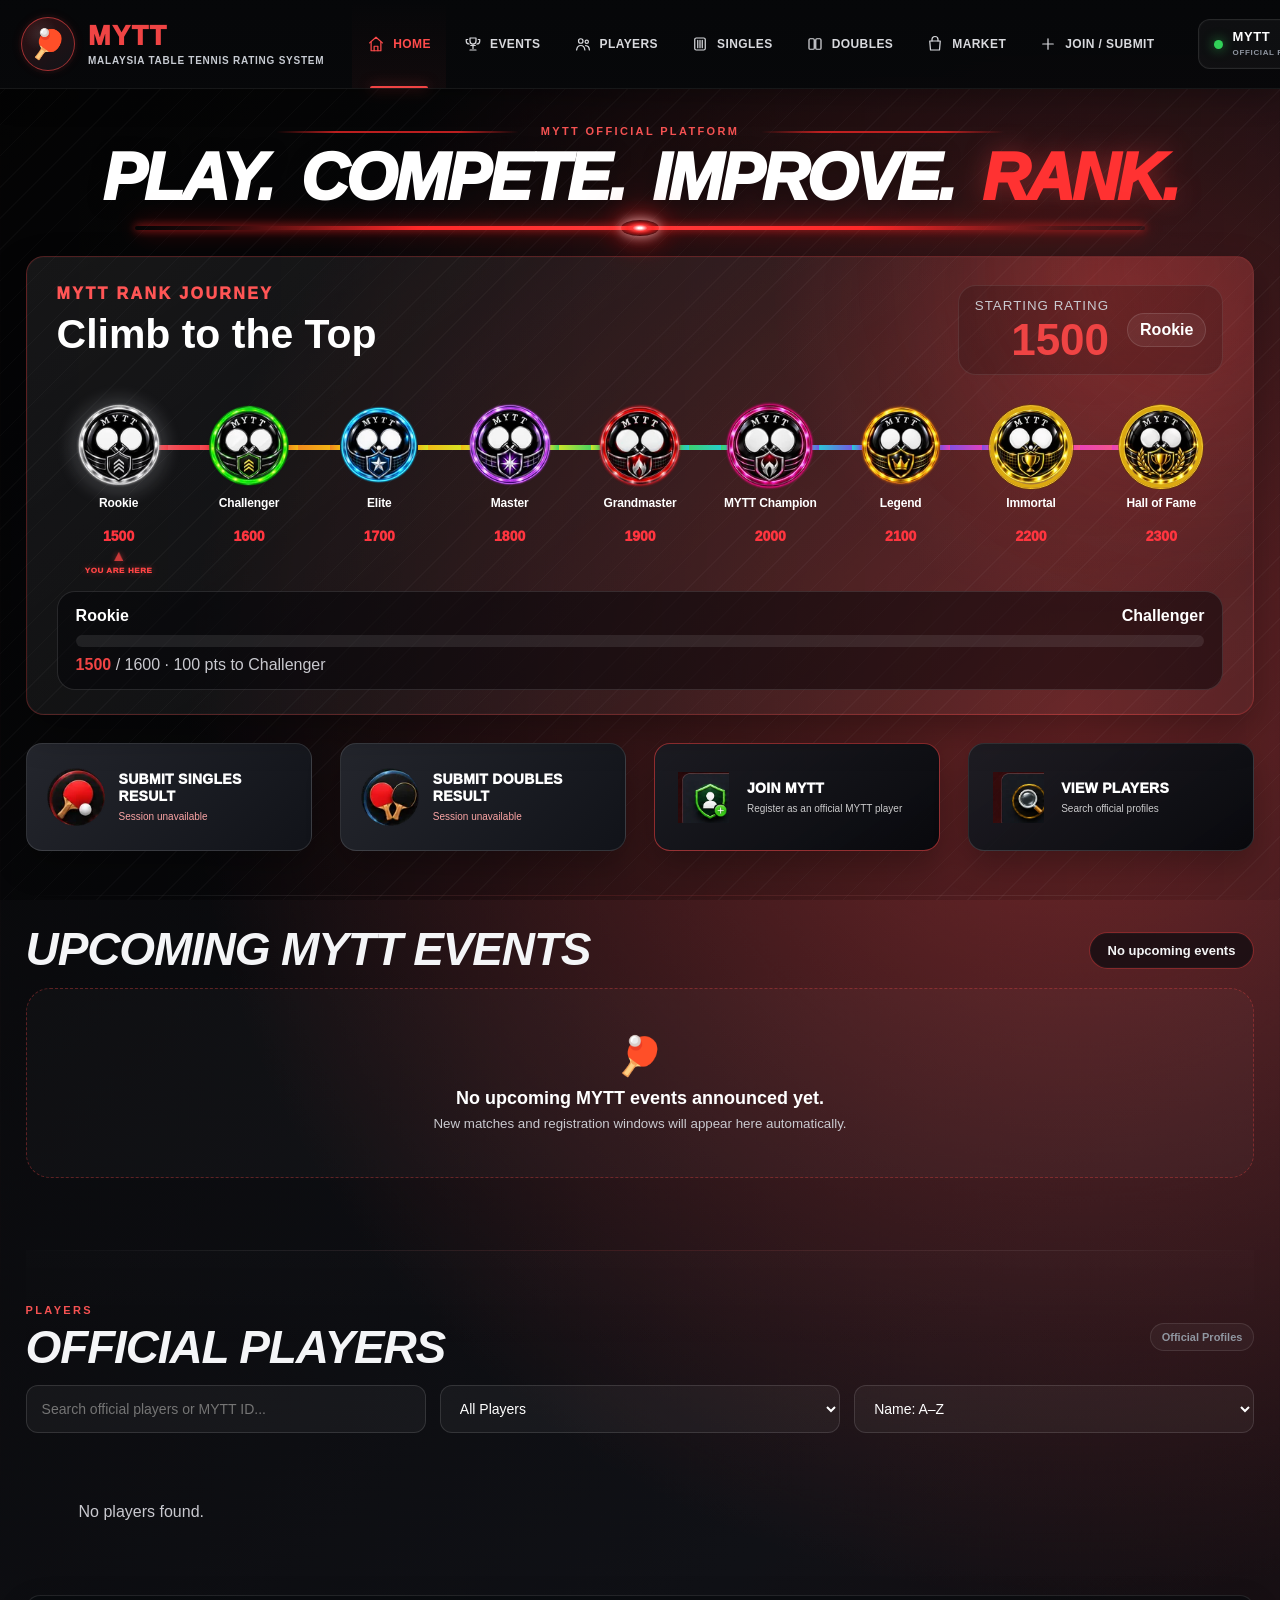
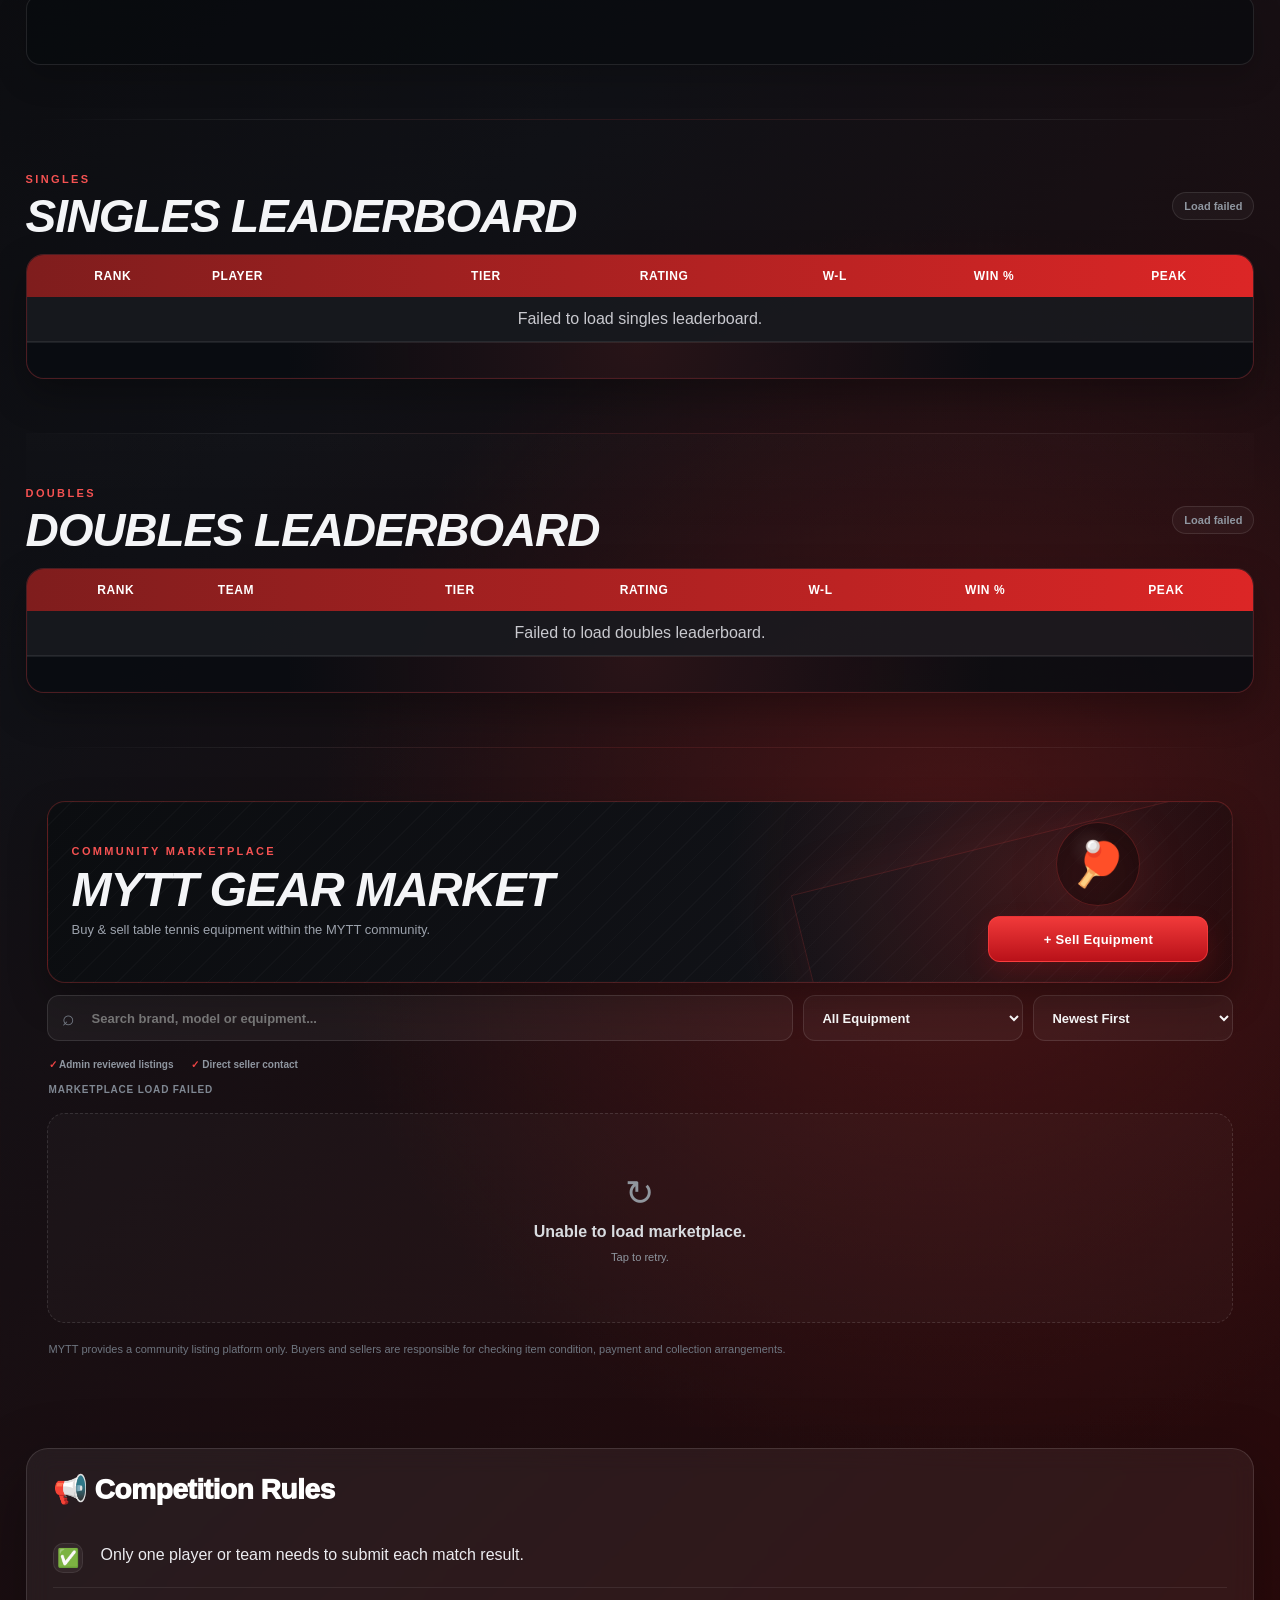
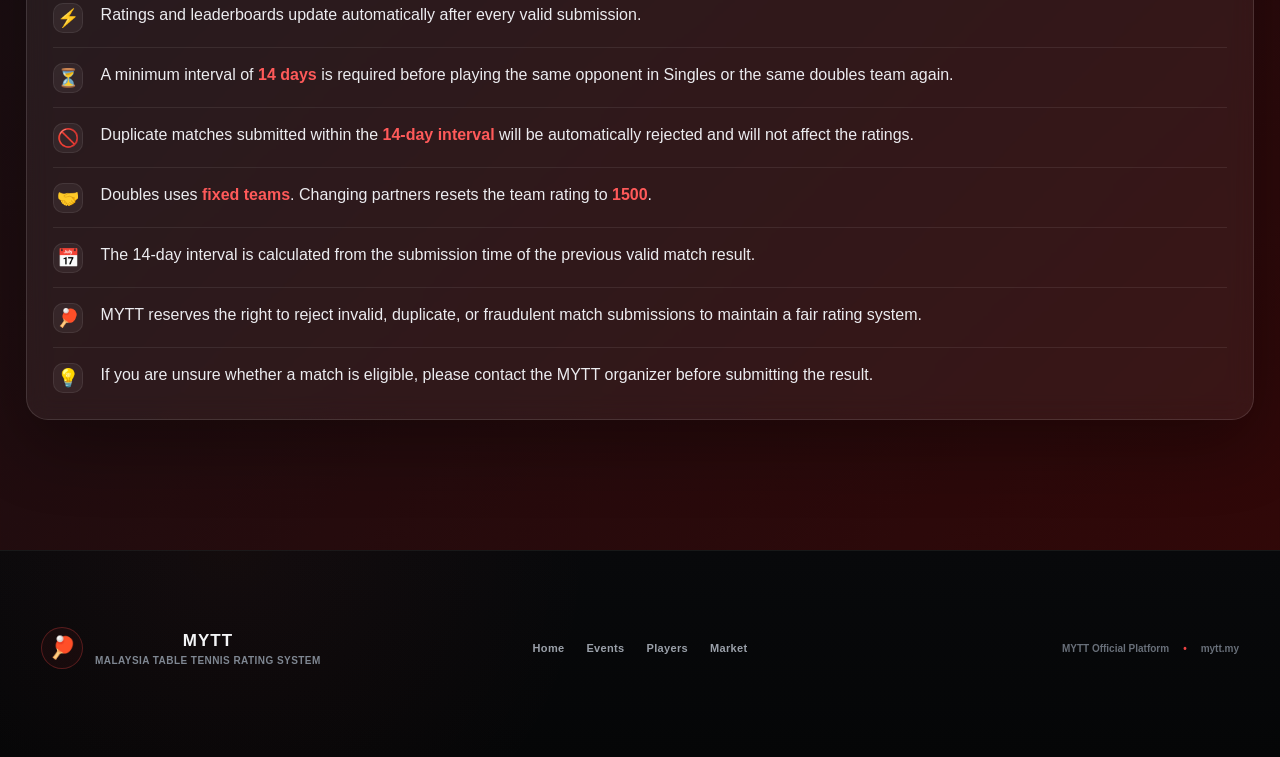
<file: index.html>
<!doctype html>
<html lang="en">
<head>
  <meta charset="utf-8">
  <meta name="viewport" content="width=device-width, initial-scale=1.0, viewport-fit=cover">
  <meta name="theme-color" content="#050506">
  <title>MYTT — Malaysia Table Tennis Rating System</title>

  <meta name="description" content="Official Malaysia Table Tennis Rating System. Track player ratings, rankings, match history and statistics.">

  <meta property="og:title" content="MYTT — Malaysia Table Tennis Rating System">
  <meta property="og:description" content="Official Malaysia Table Tennis Rating System. Track player ratings, rankings, match history and statistics.">
  <meta property="og:type" content="website">
  <meta property="og:url" content="https://mytt.my">

  <link rel="icon" href="/favicon.ico" sizes="any">
  <link rel="icon" type="image/png" sizes="32x32" href="/favicon-32x32.png">
  <link rel="icon" type="image/png" sizes="16x16" href="/favicon-16x16.png">
  <link rel="apple-touch-icon" sizes="180x180" href="/apple-touch-icon.png">

  <link rel="preconnect" href="https://docs.google.com">
  <link rel="preconnect" href="https://script.google.com">

  <link rel="stylesheet" href="style.css?v=20260824-mobile-perf-v1">
  <link rel="stylesheet" href="marketplace-base-v20-3.css?v=20260824-mobile-perf-v1">
  <link rel="stylesheet" href="home-mobile-v20-4.css?v=20260824-mobile-perf-v1">
  <link rel="stylesheet" href="home-rank-geometry.css?v=20260824-mobile-perf-v1">
  <link rel="stylesheet" href="rank-badges-v22.css?v=20260824-mobile-perf-v1">
  <link rel="stylesheet" href="marketplace.css?v=20260824-mobile-perf-v1">
  <link rel="stylesheet" href="player-card-rank-badges-v1.css?v=20260824-mobile-perf-v1">
  <link rel="stylesheet" href="site-overrides-v24.css?v=20260824-mobile-perf-v1">

  <link rel="stylesheet" href="event-players-v1.css?v=20260829-action-icons-exact-v1">
<link id="mytt-mobile-polish-v23-style" rel="stylesheet" href="mobile-polish-v23.css?v=20260824-mobile-perf-v1">
  <link id="mytt-rank-system-v27-style" rel="stylesheet" href="rank-system-v27.css?v=20260824-mobile-perf-v1">
  <link id="mytt-rank-effects-v31-style" rel="stylesheet" href="rank-effects-v31.css?v=20260824-mobile-perf-v1">
  <link id="mytt-rank-mobile-polish-v47-style" rel="stylesheet" href="rank-mobile-polish-v47.css?v=20260824-mobile-perf-v1">
  <link id="mytt-rank-gold-ring-v62-style" rel="stylesheet" href="rank-gold-ring-v62.css?v=20260824-mobile-perf-v1">

</head>
<body>
<header class="site-header premium-header">
  <div class="premium-header-inner">

    <a class="premium-brand" href="#home" data-target="home" aria-label="MYTT Home">
      <div class="premium-brand-mark" aria-hidden="true">🏓</div>
      <div class="premium-brand-copy">
        <div class="premium-brand-name">MYTT</div>
        <div class="premium-brand-sub">Malaysia Table Tennis Rating System</div>
      </div>
    </a>

    <nav class="premium-nav" aria-label="Primary navigation">
      <a href="#home" class="nav-link active" data-target="home">
        <span class="nav-icon"><svg viewBox="0 0 24 24" aria-hidden="true"><path d="M3.5 10.5 12 3l8.5 7.5"/><path d="M5.5 9.5V21h13V9.5"/><path d="M9.5 21v-6h5v6"/></svg></span>
        <span>Home</span>
      </a>

      <a href="#events" class="nav-link" data-target="events">
        <span class="nav-icon"><svg viewBox="0 0 24 24" aria-hidden="true"><path d="M8 4h8v4a4 4 0 0 1-8 0V4Z"/><path d="M9 14h6"/><path d="M12 12v6"/><path d="M8 20h8"/><path d="M5 6H3v2a4 4 0 0 0 4 4"/><path d="M19 6h2v2a4 4 0 0 1-4 4"/></svg></span>
        <span>Events</span>
      </a>

      <a href="#players" class="nav-link" data-target="players">
        <span class="nav-icon"><svg viewBox="0 0 24 24" aria-hidden="true"><circle cx="9" cy="8" r="3"/><path d="M3.5 20c.5-4 2.6-6 5.5-6s5 2 5.5 6"/><circle cx="17" cy="9" r="2.2"/><path d="M15.5 14.2c3.2.2 4.8 2 5 5.8"/></svg></span>
        <span>Players</span>
      </a>

      <a href="#singles" class="nav-link" data-target="singles">
        <span class="nav-icon"><svg viewBox="0 0 24 24" aria-hidden="true"><rect x="5" y="4" width="14" height="16" rx="2"/><path d="M9 7v10M12 7v10M15 7v10"/></svg></span>
        <span>Singles</span>
      </a>

      <a href="#doubles" class="nav-link" data-target="doubles">
        <span class="nav-icon"><svg viewBox="0 0 24 24" aria-hidden="true"><rect x="4" y="5" width="7" height="14" rx="1.5"/><rect x="13" y="5" width="7" height="14" rx="1.5"/></svg></span>
        <span>Doubles</span>
      </a>

      <a href="#market" class="nav-link" data-target="market">
        <span class="nav-icon"><svg viewBox="0 0 24 24" aria-hidden="true"><path d="M5 8h14l-1 12H6L5 8Z"/><path d="M8 8V6a4 4 0 0 1 8 0v2"/></svg></span>
        <span>Market</span>
      </a>

      <a href="#submit" class="nav-link" data-target="submit">
        <span class="nav-icon"><svg viewBox="0 0 24 24" aria-hidden="true"><path d="M12 5v14M5 12h14"/></svg></span>
        <span>Join / Submit</span>
      </a>
    </nav>

    <div class="premium-header-badge" aria-label="Official MYTT Platform">
      <span class="premium-header-badge-dot"></span>
      <div>
        <strong>MYTT</strong>
        <small>OFFICIAL PLATFORM</small>
      </div>
    </div>


  </div>
</header>

<main id="home">
  <section class="hero hero-home-final mobile-nav-page" data-mobile-page="home">
    <div class="hero-top-banner">
      <p class="kicker kicker-centered">
        <span aria-hidden="true"></span>
        MYTT Official Platform
        <span aria-hidden="true"></span>
      </p>

      <h1 class="hero-title-row">
        <span>Play.</span>
        <span>Compete.</span>
        <span>Improve.</span>
        <span class="rank-word">Rank.</span>
      </h1>

      <div class="hero-neon-divider" aria-hidden="true"></div>
    </div>

    



<section class="hero-rank-card-v5 hero-rank-card-final">
      <div class="rank-card-glow"></div>

      <div class="rank-card-head-v5">
        <div>
          <p>MYTT Rank Journey</p>
          <h2>Climb to the Top</h2>
        </div>
        <div class="current-rating-v5">
          <small>Starting Rating</small>
          <strong>1500</strong>
          <span>🌱 Rookie</span>
        </div>
      </div>

      <div class="homepage-rank-road">
        <article class="home-rank-node active tier-rookie-home">
          <div class="home-rank-orb">🌱</div>
          <span>Rookie</span><small>1500</small>
          <b class="you-marker">▲<em>You are here</em></b>
        </article>

        <i class="home-rank-line line-red"></i>

        <article class="home-rank-node tier-challenger-home">
          <div class="home-rank-orb">⚔️</div>
          <span>Challenger</span><small>1600</small>
        </article>

        <i class="home-rank-line line-orange"></i>

        <article class="home-rank-node tier-elite-home">
          <div class="home-rank-orb">⭐</div>
          <span>Elite</span><small>1700</small>
        </article>

        <i class="home-rank-line line-gold"></i>

        <article class="home-rank-node tier-master-home">
          <div class="home-rank-orb">🔥</div>
          <span>Master</span><small>1800</small>
        </article>

        <i class="home-rank-line line-yellow"></i>

        <article class="home-rank-node tier-legend-home">
          <div class="home-rank-orb">👑</div>
          <span>Legend</span><small>1900</small>
        </article>

        <i class="home-rank-line line-green"></i>

        <article class="home-rank-node tier-grandmaster-home">
          <div class="home-rank-orb">💎</div>
          <span>Grandmaster</span><small>2000</small>
        </article>

        <i class="home-rank-line line-cyan"></i>

        <article class="home-rank-node tier-immortal-home">
          <div class="home-rank-orb">⚡</div>
          <span>Immortal</span><small>2100</small>
        </article>

        <i class="home-rank-line line-purple"></i>

        <article class="home-rank-node tier-champion-home">
          <div class="home-rank-orb">🏆</div>
          <span>MYTT Champion</span><small>2200</small>
        </article>

        <i class="home-rank-line line-pink"></i>

        <article class="home-rank-node tier-hof-home">
          <div class="home-rank-orb" style="background-size:108%!important;">🌟</div>
          <span>Hall of Fame</span><small>2300</small>
        </article>
      </div>

      <div class="hero-progress-card">
        <div class="hero-progress-head">
          <strong>🌱 Rookie</strong>
          <strong>⚔️ Challenger</strong>
        </div>
        <div class="hero-progress-track"><span style="width:0%"></span></div>
        <p><b>1500</b> / 1600 · 100 pts to Challenger</p>
      </div>
    </section>

    <div id="submit" class="cta-grid cta-grid-home-final">
      <a id="singlesSubmitCta" class="cta cta-red" href="#submit" data-open-singles-form aria-haspopup="dialog">
        <span>🏓</span>
        <div>
          <strong>Submit Singles Result</strong>
          <small id="singlesSubmitCtaText">Checking active match session…</small>
        </div>
      </a>

      <a id="doublesSubmitCta" class="cta cta-dark" href="#submit" data-open-doubles-form aria-haspopup="dialog">
        <span>👥</span>
        <div>
          <strong>Submit Doubles Result</strong>
          <small id="doublesSubmitCtaText">Checking active doubles session…</small>
        </div>
      </a>

      <a id="joinMyttCta" class="cta cta-dark cta-join-highlight" href="#submit" data-open-join-form aria-haspopup="dialog">
        <span>👤</span>
        <div>
          <strong>Join MYTT</strong>
          <small>Register as an official MYTT player</small>
        </div>
      </a>

      <a class="cta cta-dark" href="#players">
        <span>🔍</span>
        <div>
          <strong>View Players</strong>
          <small>Search official profiles</small>
        </div>
      </a>
    </div>
  </section>



<section id="events" class="events-section mobile-nav-page" data-mobile-page="events">
    <div class="section-head events-section-head">
      <div>
        <h2>Upcoming MYTT Events</h2>
      </div>
      <span id="eventsStatus" class="status">Checking events...</span>
    </div>

    <div id="eventsGrid" class="events-grid" aria-live="polite">
      <div class="event-empty-state">
        <span>🏓</span>
        <strong>Loading upcoming MYTT events...</strong>
      </div>
    </div>
  </section>

  <section id="players" class="players-section mobile-nav-page" data-mobile-page="players">
    <div class="section-head"><div><p class="kicker">Players</p><h2>Official Players</h2></div><span class="status">Official Profiles</span></div>
    <div class="players-toolbar">
      <input id="playersSearch" type="search" placeholder="Search official players or MYTT ID..." autocomplete="off">

      <select id="playersFilter" aria-label="Filter players">
        <option value="all">All Players</option>
        <option value="approved">Approved Only</option>
        <option value="leaderboard">Leaderboard Players</option>
      </select>

      <select id="playersSort" aria-label="Sort players">
        <option value="name-asc" selected>Name: A–Z</option>
        <option value="name-desc">Name: Z–A</option>
        <option value="rating-desc">Rating: High to Low</option>
        <option value="rating-asc">Rating: Low to High</option>
        <option value="rank-asc">Leaderboard Rank</option>
      </select>
    </div>

    <div id="playersGrid" class="players-grid"><p class="loading">Loading players...</p></div>
    <div id="playersPagination" class="players-pagination" aria-label="Players pages"></div>
  </section>

  <section id="singles" class="board-section mobile-nav-page" data-mobile-page="singles">
    <div class="section-head"><div><p class="kicker">Singles</p><h2>Singles Leaderboard</h2></div><span id="singlesStatus" class="status">Loading...</span></div>
    <div class="board-card">
      <div class="table-scroll"><table>
        <thead><tr><th>Rank</th><th>Player</th><th>Tier</th><th>Rating</th><th>W-L</th><th>Win %</th><th>Peak</th></tr></thead>
        <tbody id="singlesBody"><tr><td colspan="7" class="loading">Loading singles leaderboard...</td></tr></tbody>
      </table></div>
      <div id="singlesLeaderboardControls" class="leaderboard-expand-controls"></div>
    </div>
  </section>

  <section id="doubles" class="board-section mobile-nav-page" data-mobile-page="doubles">
    <div class="section-head"><div><p class="kicker">Doubles</p><h2>Doubles Leaderboard</h2></div><span id="doublesStatus" class="status">Loading...</span></div>
    <div class="board-card">
      <div class="table-scroll"><table>
        <thead><tr><th>Rank</th><th>Team</th><th>Tier</th><th>Rating</th><th>W-L</th><th>Win %</th><th>Peak</th></tr></thead>
        <tbody id="doublesBody"><tr><td colspan="7" class="loading">Loading doubles leaderboard...</td></tr></tbody>
      </table></div>
      <div id="doublesLeaderboardControls" class="leaderboard-expand-controls"></div>
    </div>
  </section>

<section id="market" class="mytt-market-section mobile-nav-page" data-mobile-page="market">
    <div class="mytt-market-hero">
      <div class="mytt-market-hero-copy">
        <p class="kicker">Community Marketplace</p>
        <h2>MYTT Gear Market</h2>
        <p class="mytt-market-subtitle">Buy &amp; sell table tennis equipment within the MYTT community.</p>
      </div>

      <div class="mytt-market-hero-action">
        <span class="mytt-market-hero-icon">🏓</span>
        <button id="myttMarketSellButton" class="mytt-market-sell-button" type="button">
          + Sell Equipment
        </button>
      </div>
    </div>

    <div class="mytt-market-toolbar" aria-label="Marketplace filters">
      <label class="mytt-market-search-wrap">
        <span aria-hidden="true">⌕</span>
        <input id="myttMarketSearch" type="search" placeholder="Search brand, model or equipment..." autocomplete="off">
      </label>
      <select id="myttMarketCategory" aria-label="Filter by category">
        <option value="all">All Equipment</option>
        <option value="Complete Racket">Complete Racket</option>
        <option value="Blade">Blade</option>
        <option value="Rubber">Rubber</option>
        <option value="Shoes">Shoes</option>
        <option value="Apparel">Apparel</option>
        <option value="Bag">Bag</option>
        <option value="Accessories">Accessories</option>
        <option value="Other">Other</option>
      </select>
      <select id="myttMarketSort" aria-label="Sort marketplace listings">
        <option value="newest">Newest First</option>
        <option value="price-low">Price: Low to High</option>
        <option value="price-high">Price: High to Low</option>
      </select>
    </div>

    <div class="mytt-market-info-strip">
      <span>✓ Admin reviewed listings</span>
      <span>✓ Direct seller contact</span>
    </div>

    <div id="myttMarketStatus" class="mytt-market-status" aria-live="polite">Loading marketplace...</div>
    <div id="myttMarketGrid" class="mytt-market-grid" aria-live="polite">
      <div class="mytt-market-empty">
        <span>🏓</span>
        <strong>Loading equipment listings...</strong>
      </div>
    </div>

    <p class="mytt-market-disclaimer">MYTT provides a community listing platform only. Buyers and sellers are responsible for checking item condition, payment and collection arrangements.</p>
  </section>



  <section id="submitPage" class="submit-hub-section mobile-nav-page" data-mobile-page="submit" aria-labelledby="submitPageTitle">
    <div class="section-head submit-hub-head">
      <div>
        <p class="kicker">Join / Submit</p>
        <h2 id="submitPageTitle">MYTT Actions</h2>
      </div>
      <span class="status">Official Forms</span>
    </div>

    <div class="submit-hub-grid">
      <button class="submit-hub-card submit-hub-card-primary" type="button" data-open-singles-form>
        <span class="submit-hub-icon">🏓</span>
        <span class="submit-hub-copy">
          <strong>Submit Singles Result</strong>
          <small id="mobileSinglesSubmitText">Open current singles submission</small>
        </span>
        <b>→</b>
      </button>

      <button class="submit-hub-card" type="button" data-open-doubles-form>
        <span class="submit-hub-icon">👥</span>
        <span class="submit-hub-copy">
          <strong>Submit Doubles Result</strong>
          <small id="mobileDoublesSubmitText">Open current doubles submission</small>
        </span>
        <b>→</b>
      </button>

      <button class="submit-hub-card submit-hub-card-join" type="button" data-open-join-form>
        <span class="submit-hub-icon">👤</span>
        <span class="submit-hub-copy">
          <strong>Join MYTT</strong>
          <small>Register as an official MYTT player</small>
        </span>
        <b>→</b>
      </button>
    </div>

    <div class="submit-hub-note">
      <span>✓</span>
      <p>Use the official MYTT forms above. Submissions are reviewed before they are accepted or published.</p>
    </div>
  </section>


  <section id="notice" class="info-grid info-grid-single">
  <article class="info-card rules-card">
    <h3>📢 Competition Rules</h3>

    <div class="rule-item">
      <span class="icon">✅</span>
      <span>Only one player or team needs to submit each match result.</span>
    </div>

    <div class="rule-item">
      <span class="icon">⚡</span>
      <span>Ratings and leaderboards update automatically after every valid submission.</span>
    </div>

    <div class="rule-item">
      <span class="icon">⏳</span>
      <span>A minimum interval of <strong>14 days</strong> is required before playing the same opponent in Singles or the same doubles team again.</span>
    </div>

    <div class="rule-item">
      <span class="icon">🚫</span>
      <span>Duplicate matches submitted within the <strong>14-day interval</strong> will be automatically rejected and will not affect the ratings.</span>
    </div>

    <div class="rule-item">
      <span class="icon">🤝</span>
      <span>Doubles uses <strong>fixed teams</strong>. Changing partners resets the team rating to <strong>1500</strong>.</span>
    </div>

    <div class="rule-item">
      <span class="icon">📅</span>
      <span>The 14-day interval is calculated from the submission time of the previous valid match result.</span>
    </div>

    <div class="rule-item">
      <span class="icon">🏓</span>
      <span>MYTT reserves the right to reject invalid, duplicate, or fraudulent match submissions to maintain a fair rating system.</span>
    </div>

    <div class="rule-item">
      <span class="icon">💡</span>
      <span>If you are unsure whether a match is eligible, please contact the MYTT organizer before submitting the result.</span>
    </div>
  </article>
</section>
</main>


<div id="eventRegistrationModal" class="result-modal hidden" aria-hidden="true">
  <div class="result-modal-backdrop" data-close-event-registration></div>

  <section class="result-modal-card event-registration-modal-card"
           role="dialog"
           aria-modal="true"
           aria-labelledby="eventRegistrationTitle">

    <button class="result-modal-close"
            type="button"
            data-close-event-registration
            aria-label="Close event registration">×</button>

    <div class="result-form-head">
      <p class="kicker">MYTT Event Registration</p>
      <h2 id="eventRegistrationTitle">Register for Event</h2>
      <p>Register for the selected MYTT event. Successful registrations are confirmed immediately.</p>
    </div>

    <div id="eventRegistrationSummary" class="event-registration-summary">
      <div>
        <small>Selected Event</small>
        <strong id="eventRegistrationEventName">MYTT Event</strong>
      </div>
      <div class="event-registration-summary-meta">
        <span id="eventRegistrationDate">📅 —</span>
        <span id="eventRegistrationVenue">📍 —</span>
      </div>
    </div>

    <form id="eventRegistrationForm"
          class="result-form event-registration-form"
          action="https://script.google.com/macros/s/AKfycbxFeSz9bn7LmnvcMDYIQnbsCdvD6dPnf3hEADE4JjWQ3UHzaTO_nVtjj3ABnGlz7fillA/exec"
          method="POST"
          target="eventRegistrationSubmitFrame"
          novalidate>

      <input id="eventRegistrationSubmissionId" type="hidden" name="submissionId">
      <input id="eventRegistrationEventId" type="hidden" name="eventId">

      <div class="result-player-grid">
        <label class="result-field">
          <span>Player Name <em>Required</em></span>
          <input id="eventRegistrationPlayerName"
                 name="playerName"
                 type="text"
                 list="eventPlayerSuggestions"
                 placeholder="Your player name"
                 maxlength="80"
                 autocomplete="name"
                 required>
          <datalist id="eventPlayerSuggestions"></datalist>
        </label>

        <label class="result-field">
          <span>MYTT ID <small>Optional</small></span>
          <input id="eventRegistrationMyttId"
                 name="myttId"
                 type="text"
                 placeholder="e.g. MYTT0001"
                 maxlength="40"
                 autocomplete="off">
        </label>
      </div>

      <div class="result-player-grid">
        <label id="eventCategoryField" class="result-field">
          <span>Category <em>Required</em></span>
          <select id="eventRegistrationCategory" name="category" required>
            <option value="">Select category</option>
          </select>
        </label>

        <label id="eventDoublesPartnerField" class="result-field hidden">
          <span>Doubles Partner <em>Required for Doubles</em></span>
          <input id="eventRegistrationDoublesPartner"
                 name="doublesPartner"
                 type="text"
                 list="eventPlayerSuggestions"
                 placeholder="Partner name"
                 maxlength="80"
                 autocomplete="off">
        </label>
      </div>

      <label class="result-field">
        <span>Contact Number <em>Required</em></span>
        <input id="eventRegistrationContact"
               name="contactNumber"
               type="tel"
               placeholder="e.g. 012-3456789"
               maxlength="40"
               autocomplete="tel"
               required>
      </label>

      <details id="eventRegistrationNotesDetails" class="event-notes-details">
        <summary>＋ Add a note <small>Optional</small></summary>
        <label class="result-field event-notes-field">
          <span>Notes <small>Optional</small></span>
          <textarea id="eventRegistrationNotes"
                    name="notes"
                    rows="2"
                    maxlength="500"
                    placeholder="Anything MYTT should know?"></textarea>
        </label>
      </details>

      <div id="eventRegistrationFormStatus"
           class="result-form-status"
           aria-live="polite"></div>

      <div class="event-registration-submit-dock">
        <button id="eventRegistrationSubmitButton"
                class="result-submit"
                type="submit">Confirm Registration</button>
        <p class="result-form-note">Successful registration confirms your place automatically. No admin approval is required.</p>
      </div>
    </form>

    <div id="eventRegistrationSuccessState" class="join-success-state hidden">
      <div class="join-success-icon">✓</div>
      <h3>Registration Confirmed</h3>
      <p id="eventRegistrationSuccessText">
        Your registration is confirmed and your place has been reserved for this event.
      </p>
    </div>

    <iframe id="eventRegistrationSubmitFrame"
            name="eventRegistrationSubmitFrame"
            class="result-submit-frame"
            title="MYTT event registration submission"></iframe>
  </section>
</div>


<div id="singlesFormModal" class="result-modal hidden" aria-hidden="true">
  <div class="result-modal-backdrop" data-close-singles-form></div>
  <section class="result-modal-card" role="dialog" aria-modal="true" aria-labelledby="singlesFormTitle">
    <button class="result-modal-close" type="button" data-close-singles-form aria-label="Close singles result form">×</button>

    <div class="result-form-head">
      <p class="kicker">MYTT Match Submission</p>
      <h2 id="singlesFormTitle">Submit Singles Result</h2>
      <p>Only players listed in the current MYTT Active Players session can submit a result. Choose both players, the winner and final score.</p>
    </div>

    <div id="singlesClosedState" class="result-session-state result-session-hidden" aria-live="polite">
      <div class="result-session-lock">🔒</div>
      <h3 id="singlesClosedTitle">Result Submission Closed</h3>
      <p id="singlesClosedText">No active MYTT match session is currently available.</p>
    </div>

    <form id="singlesResultForm"
          class="result-form"
          action="https://script.google.com/macros/s/AKfycbz24rx6NLZ_FLRft5mUcGbRBbqiofs4Ai0tuU_S58ZgCK9LVf9Q3TT1aQSzDLA6YVDfbQ/exec"
          method="POST"
          target="singlesSubmitFrame"
          novalidate>
      <input id="singlesSubmissionId" type="hidden" name="submissionId">

      <label class="result-field">
        <span>Match Date</span>
        <input id="singlesMatchDate" name="matchDate" type="date" required>
      </label>

      <div class="result-player-grid">
        <div class="result-field">
          <span>Player A</span>
          <div class="player-picker" data-picker="A">
            <input id="playerASearch" class="result-player-search" type="search" placeholder="Search player..." autocomplete="off" aria-autocomplete="list">
            <input id="playerAValue" type="hidden" name="playerA">
            <div id="playerAMenu" class="player-picker-menu hidden" role="listbox"></div>
          </div>
        </div>

        <div class="result-field">
          <span>Player B</span>
          <div class="player-picker" data-picker="B">
            <input id="playerBSearch" class="result-player-search" type="search" placeholder="Search opponent..." autocomplete="off" aria-autocomplete="list">
            <input id="playerBValue" type="hidden" name="playerB">
            <div id="playerBMenu" class="player-picker-menu hidden" role="listbox"></div>
          </div>
        </div>
      </div>

      <div class="result-field">
        <span>Winner</span>
        <input id="winnerValue" type="hidden" name="winner">
        <div id="winnerChoices" class="choice-row winner-choices">
          <p class="result-hint">Select Player A and Player B first.</p>
        </div>
      </div>

      <div class="result-field">
        <span>Final Score</span>
        <input id="scoreValue" type="hidden" name="matchScore">
        <div class="choice-row score-choices">
          <button type="button" class="result-choice" data-score="3-0">3–0</button>
          <button type="button" class="result-choice" data-score="3-1">3–1</button>
          <button type="button" class="result-choice" data-score="3-2">3–2</button>
        </div>
      </div>

      <div id="singlesFormStatus" class="result-form-status" aria-live="polite"></div>

      <button id="singlesSubmitButton" class="result-submit" type="submit">Submit Result</button>
      <p class="result-form-note">Only current Active Players are eligible. MYTT will confirm whether the result is accepted or rejected before showing the final status.</p>
    </form>

    <iframe id="singlesSubmitFrame" name="singlesSubmitFrame" class="result-submit-frame" title="Singles result submission"></iframe>
  </section>
</div>



<div id="joinFormModal" class="result-modal hidden" aria-hidden="true">
  <div class="result-modal-backdrop" data-close-join-form></div>
  <section class="result-modal-card join-modal-card" role="dialog" aria-modal="true" aria-labelledby="joinFormTitle">
    <button class="result-modal-close" data-close-join-form aria-label="Close Join MYTT form">×</button>

    <div class="result-form-head">
      <p class="kicker">MYTT Player Registration</p>
      <h2 id="joinFormTitle">Join MYTT</h2>
      <p>Register your player profile for MYTT. Your submission will be reviewed before your MYTT ID and public player profile are activated.</p>
    </div>

    <form id="joinMyttForm"
          class="result-form join-form"
          action="https://script.google.com/macros/s/AKfycbyMF13I7EuIuSExNl-mCgVgIAW1GQwa6o7gujC-eby0sgBphKxb2vrNTV5tlivDKU0faQ/exec"
          method="POST"
          target="joinSubmitFrame"
          novalidate>
      <input id="joinSubmissionId" type="hidden" name="submissionId">
      <input id="joinPhotoData" type="hidden" name="photoData">
      <input id="joinPhotoName" type="hidden" name="photoName">
      <input id="joinPhotoType" type="hidden" name="photoType">

      <label class="result-field">
        <span>Player Name <em>Required</em></span>
        <input id="joinPlayerName" name="playerName" type="text" placeholder="Enter your full real name" maxlength="80" autocomplete="name" required>
        <small class="result-hint">Please enter your full real name for identification. Nicknames, initials, incomplete or fake names may be rejected.</small>
      </label>

      <div class="result-player-grid">
        <div class="result-field">
          <span>Grip Style <em>Required</em></span>
          <select id="joinGripStyle" name="gripStyle" required>
            <option value="">Select grip style</option>
            <option value="Shakehand">Shakehand</option>
            <option value="Penhold">Penhold</option>
          </select>
        </div>

        <div class="result-field">
          <span>Playing Hand <em>Required</em></span>
          <select id="joinPlayingHand" name="playingHand" required>
            <option value="">Select playing hand</option>
            <option value="Right-handed">Right-handed</option>
            <option value="Left-handed">Left-handed</option>
          </select>
        </div>
      </div>

      <div class="join-section">
        <div class="join-section-head">
          <h3>Equipment</h3>
          <p>Required — if you don’t know the exact model, simply enter the brand name.</p>
        </div>

        <label class="result-field">
          <span>Blade <em>Required</em></span>
          <input id="joinBlade" name="blade" type="text" placeholder="e.g. Butterfly Viscaria or Butterfly" maxlength="120" required>
        </label>

        <div class="result-player-grid">
          <label class="result-field">
            <span>Forehand Rubber <em>Required</em></span>
            <input id="joinForehandRubber" name="forehandRubber" type="text" placeholder="e.g. Dignics 09C or Butterfly" maxlength="120" required>
          </label>

          <label class="result-field">
            <span>Backhand Rubber <em>Required</em></span>
            <input id="joinBackhandRubber" name="backhandRubber" type="text" placeholder="e.g. Dignics 05 or Butterfly" maxlength="120" required>
          </label>
        </div>
      </div>

      <div class="result-field">
        <span>Profile Photo <em>Required</em></span>
        <div class="join-photo-guideline" role="note" aria-label="Profile photo guidelines">
          <span class="join-photo-guideline-icon" aria-hidden="true">!</span>
          <span class="join-photo-guideline-copy">
            <strong>A clear and authentic profile photo is required.</strong>
            <em>Avatars, group photos, heavily filtered or unclear images will be automatically rejected.</em>
          </span>
        </div>
        <label class="join-photo-picker" for="joinProfilePhoto">
          <span class="join-photo-icon">📷</span>
          <span class="join-photo-copy">
            <strong id="joinPhotoLabel">Choose profile photo</strong>
            <small>JPG, PNG or WebP · max 4 MB</small>
          </span>
        </label>
        <input id="joinProfilePhoto" class="join-photo-input" type="file" accept="image/jpeg,image/png,image/webp" required>
        <div id="joinPhotoPreviewWrap" class="join-photo-preview-wrap hidden">
          <img id="joinPhotoPreview" class="join-photo-preview" alt="Profile photo preview">
          <button id="joinRemovePhoto" class="join-remove-photo" type="button">Remove photo</button>
        </div>
      </div>

      <label class="join-consent">
        <input id="joinConsent" name="consent" type="checkbox" value="yes" required>
        <span>I agree that MYTT may publish my player profile, rating, match statistics, profile photo and equipment information on the official MYTT website.</span>
      </label>

      <div id="joinFormStatus" class="result-form-status" aria-live="polite"></div>

      <button id="joinSubmitButton" class="result-submit" type="submit">Submit Registration</button>

      <p class="result-form-note">Submitting this form does not activate your profile immediately. MYTT will review the registration before assigning a MYTT ID and publishing the player profile.</p>
    </form>

    <div id="joinSuccessState" class="join-success-state hidden">
      <div class="join-success-icon">✓</div>
      <h3>Registration Received</h3>
      <p>Your registration has been received and is now pending MYTT admin review and approval.</p>
    </div>

    <iframe id="joinSubmitFrame" name="joinSubmitFrame" class="result-submit-frame" title="Join MYTT registration submission"></iframe>
  </section>
</div>

<div id="doublesFormModal" class="result-modal hidden" aria-hidden="true">
  <div class="result-modal-backdrop" data-close-doubles-form></div>
  <section class="result-modal-card" role="dialog" aria-modal="true" aria-labelledby="doublesFormTitle">
    <button class="result-modal-close" data-close-doubles-form aria-label="Close doubles result form">×</button>

    <div class="result-form-head">
      <p class="kicker">MYTT Match Submission</p>
      <h2 id="doublesFormTitle">Submit Doubles Result</h2>
      <p>Only teams listed in the current MYTT Active Doubles Teams session can submit a result. Choose both teams, the winner and final score.</p>
    </div>

    <div id="doublesClosedState" class="result-session-state result-session-hidden" aria-live="polite">
      <div class="result-session-lock">🔒</div>
      <h3 id="doublesClosedTitle">Result Submission Closed</h3>
      <p id="doublesClosedText">No active MYTT Doubles match session is currently available.</p>
    </div>

    <form id="doublesResultForm"
          class="result-form"
          action="https://script.google.com/macros/s/AKfycbyZpeTiK4R31KME890Xh29TbGnbSZ5ACl8XYaWNiUPLvtjjEBSs43eSUwfq3VMdKPnK7A/exec"
          method="POST"
          target="doublesSubmitFrame"
          novalidate>
      <input id="doublesSubmissionId" type="hidden" name="submissionId">

      <label class="result-field">
        <span>Match Date</span>
        <input id="doublesMatchDate" name="matchDate" type="date" required>
      </label>

      <div class="result-player-grid">
        <div class="result-field">
          <span>Team A</span>
          <div class="player-picker">
            <input id="teamASearch" class="result-player-search" type="search" placeholder="Search active team..." autocomplete="off" aria-autocomplete="list">
            <input id="teamAValue" type="hidden" name="teamA">
            <div id="teamAMenu" class="player-picker-menu hidden" role="listbox"></div>
          </div>
        </div>

        <div class="result-field">
          <span>Team B</span>
          <div class="player-picker">
            <input id="teamBSearch" class="result-player-search" type="search" placeholder="Search opponent team..." autocomplete="off" aria-autocomplete="list">
            <input id="teamBValue" type="hidden" name="teamB">
            <div id="teamBMenu" class="player-picker-menu hidden" role="listbox"></div>
          </div>
        </div>
      </div>

      <div class="result-field">
        <span>Winner</span>
        <input id="doublesWinnerValue" type="hidden" name="winner">
        <div id="doublesWinnerChoices" class="choice-row winner-choices">
          <p class="result-hint">Select Team A and Team B first.</p>
        </div>
      </div>

      <div class="result-field">
        <span>Final Score</span>
        <input id="doublesScoreValue" type="hidden" name="matchScore">
        <div class="choice-row score-choices">
          <button type="button" class="result-choice" data-doubles-score="3-0">3–0</button>
          <button type="button" class="result-choice" data-doubles-score="3-1">3–1</button>
          <button type="button" class="result-choice" data-doubles-score="3-2">3–2</button>
        </div>
      </div>

      <div id="doublesFormStatus" class="result-form-status" aria-live="polite"></div>

      <button id="doublesSubmitButton" class="result-submit" type="submit">Submit Result</button>
      <p class="result-form-note">Only current Active Doubles Teams are eligible. MYTT will confirm whether the result is accepted or rejected before showing the final status.</p>
    </form>

    <iframe id="doublesSubmitFrame" name="doublesSubmitFrame" class="result-submit-frame" title="Doubles result submission"></iframe>
  </section>
</div>

<div id="myttMarketSellModal" class="mytt-market-modal hidden" aria-hidden="true">
  <div class="mytt-market-modal-backdrop" data-close-market-sell></div>
  <section class="mytt-market-modal-card" role="dialog" aria-modal="true" aria-labelledby="myttMarketSellTitle">
    <button class="mytt-market-modal-close" type="button" data-close-market-sell aria-label="Close sell equipment form">×</button>

    <div class="mytt-market-modal-head">
      <p class="kicker">MYTT Gear Market</p>
      <h2 id="myttMarketSellTitle">Sell Equipment</h2>
      <p>Listings are reviewed by MYTT before they appear publicly. Only registered MYTT players should submit equipment for sale.</p>
    </div>

    <form id="myttMarketSellForm" class="mytt-market-form" method="POST" target="myttMarketSubmitFrame" novalidate>
      <input id="myttMarketSubmissionId" name="submissionId" type="hidden">
      <input id="myttMarketPhotoCount" name="photoCount" type="hidden" value="0">
      <input id="myttMarketPhotoData" name="photoData" type="hidden">
      <input id="myttMarketPhotoName" name="photoName" type="hidden">
      <input id="myttMarketPhotoType" name="photoType" type="hidden">
      <input id="myttMarketPhotoData2" name="photoData2" type="hidden">
      <input id="myttMarketPhotoName2" name="photoName2" type="hidden">
      <input id="myttMarketPhotoType2" name="photoType2" type="hidden">
      <input id="myttMarketPhotoData3" name="photoData3" type="hidden">
      <input id="myttMarketPhotoName3" name="photoName3" type="hidden">
      <input id="myttMarketPhotoType3" name="photoType3" type="hidden">
      <input id="myttMarketPhotoData4" name="photoData4" type="hidden">
      <input id="myttMarketPhotoName4" name="photoName4" type="hidden">
      <input id="myttMarketPhotoType4" name="photoType4" type="hidden">
      <input id="myttMarketPhotoData5" name="photoData5" type="hidden">
      <input id="myttMarketPhotoName5" name="photoName5" type="hidden">
      <input id="myttMarketPhotoType5" name="photoType5" type="hidden">

      <div class="mytt-market-field-grid two">
        <label class="mytt-market-field">
          <span>MYTT ID <em>Required</em></span>
          <input id="myttMarketSellerId" name="myttId" type="text" placeholder="e.g. MYTT0001" maxlength="20" autocomplete="off" required>
        </label>
        <label class="mytt-market-field">
          <span>Seller Name <em>Required</em></span>
          <input id="myttMarketSellerName" name="sellerName" type="text" placeholder="Name shown on your MYTT profile" maxlength="80" autocomplete="name" required>
        </label>
      </div>

      <div class="mytt-market-field-grid two">
        <label class="mytt-market-field">
          <span>Category <em>Required</em></span>
          <select id="myttMarketSellCategory" name="category" required>
            <option value="">Select category</option>
            <option value="Complete Racket">Complete Racket</option>
            <option value="Blade">Blade</option>
            <option value="Rubber">Rubber</option>
            <option value="Shoes">Shoes</option>
            <option value="Apparel">Apparel</option>
            <option value="Bag">Bag</option>
            <option value="Accessories">Accessories</option>
            <option value="Other">Other</option>
          </select>
        </label>
        <label class="mytt-market-field">
          <span>Condition <em>Required</em></span>
          <select id="myttMarketCondition" name="condition" required>
            <option value="">Select condition</option>
            <option value="New">New</option>
            <option value="Like New">Like New</option>
            <option value="Good">Good</option>
            <option value="Fair">Fair</option>
          </select>
        </label>
      </div>

      <div class="mytt-market-field-grid two">
        <label class="mytt-market-field">
          <span>Brand <em>Required</em></span>
          <input id="myttMarketBrand" name="brand" type="text" placeholder="e.g. Butterfly" maxlength="60" required>
        </label>
        <label class="mytt-market-field">
          <span>Model / Item Name <em>Required</em></span>
          <input id="myttMarketModel" name="model" type="text" placeholder="e.g. Viscaria" maxlength="100" required>
        </label>
      </div>

      <div class="mytt-market-field-grid two">
        <label class="mytt-market-field">
          <span>Price (RM) <em>Required</em></span>
          <input id="myttMarketPrice" name="price" type="number" min="1" max="99999" step="1" placeholder="e.g. 450" required>
        </label>
        <label class="mytt-market-field">
          <span>Location <em>Required</em></span>
          <input id="myttMarketLocation" name="location" type="text" placeholder="e.g. Kuala Lumpur" maxlength="80" required>
        </label>
      </div>

      <label class="mytt-market-field">
        <span>Description <em>Required</em></span>
        <textarea id="myttMarketDescription" name="description" rows="4" maxlength="800" placeholder="Condition details, age, reason for selling, included items, etc." required></textarea>
      </label>

      <label class="mytt-market-field">
        <span>WhatsApp / Contact Number <em>Required</em></span>
        <input id="myttMarketContact" name="contact" type="tel" placeholder="e.g. +60123456789" maxlength="30" autocomplete="tel" required>
        <small>Your number is used to create the Contact Seller button on approved listings.</small>
      </label>

      <div class="mytt-market-field">
        <span>Item Photos <em>Required</em></span>
        <div class="mytt-market-photo-note">
          <strong>Upload 1–5 clear photos of the actual item.</strong>
          <small>The first photo becomes the listing cover. Show both sides and any wear or damage clearly. Stock photos, unrelated images or unclear photos may be rejected.</small>
        </div>
        <label class="mytt-market-photo-picker" for="myttMarketPhoto">
          <span>📷</span>
          <span>
            <strong id="myttMarketPhotoLabel">Choose up to 5 item photos</strong>
            <small>JPG, PNG or WebP · up to 5 photos · max 8 MB each</small>
          </span>
        </label>
        <input id="myttMarketPhoto" class="mytt-market-photo-input" type="file" accept="image/jpeg,image/png,image/webp" multiple required>
        <div id="myttMarketPhotoPreviewWrap" class="mytt-market-photo-preview-wrap hidden">
          <div id="myttMarketPhotoPreviewGrid" class="mytt-market-photo-preview-grid"></div>
          <div class="mytt-market-photo-preview-actions">
            <small>Photo 1 is the cover image.</small>
            <button id="myttMarketRemovePhoto" type="button">Remove all photos</button>
          </div>
        </div>
      </div>

      <label class="mytt-market-consent">
        <input id="myttMarketConsent" name="consent" type="checkbox" value="yes" required>
        <span>I confirm that this listing is accurate and I agree that MYTT may publish the listing, seller name, MYTT ID and contact button on the MYTT website.</span>
      </label>

      <div id="myttMarketFormStatus" class="mytt-market-form-status" aria-live="polite"></div>
      <button id="myttMarketSubmitButton" class="mytt-market-submit" type="submit">Submit Listing for Review</button>
      <p class="mytt-market-form-note">Submitting a listing does not publish it immediately. MYTT admin approval is required first.</p>
    </form>

    <div id="myttMarketSuccess" class="mytt-market-success hidden">
      <div>✓</div>
      <h3>Listing Received</h3>
      <p>Your equipment listing is pending MYTT admin review.</p>
    </div>

    <iframe id="myttMarketSubmitFrame" name="myttMarketSubmitFrame" class="mytt-market-submit-frame" title="Marketplace listing submission"></iframe>
  </section>
</div>



<div id="myttMarketDetailModal" class="mytt-market-modal hidden" aria-hidden="true">
  <div class="mytt-market-modal-backdrop" data-close-market-detail></div>
  <section class="mytt-market-modal-card mytt-market-detail-card" role="dialog" aria-modal="true" aria-labelledby="myttMarketDetailTitle">
    <button class="mytt-market-modal-close" type="button" data-close-market-detail aria-label="Close equipment details">×</button>
    <div id="myttMarketDetailContent"></div>
  </section>
</div>



<div id="profileModal" class="modal hidden">
  <div class="modal-backdrop" data-close-modal></div>
  <div class="modal-card">
    <button class="modal-close" data-close-modal aria-label="Close profile">×</button>
    <div id="profileContent"></div>
  </div>
</div>

<script>
window.MYTT = {
  singlesCsv: "https://docs.google.com/spreadsheets/d/e/2PACX-1vSXGQ-Pfqt9eY3wGYsSdbvEUtzhi3CeeBvGe06j3e5jXOkucz2vTtaQ7SbQTJu_qdwRfBYxNoqmi6R2/pub?gid=0&single=true&output=csv",
  doublesCsv: "https://docs.google.com/spreadsheets/d/e/2PACX-1vSluDdRh-2MZW7emwK5wqPgFH-DUEgtWHbLcoZbThrl4rCEJOD25ztXK15S7_MPibRKNee5W0Y9GCY0/pub?gid=20383104&single=true&output=csv",
  playerDbCsv: "https://docs.google.com/spreadsheets/d/e/2PACX-1vQVFMviJw4bvH24DESoH7oOsBgk5xHNSZ5PMrW--UPOwFilVx8PDlq06khW70NHjPzEwYXDKe2D5OKB/pub?gid=508447017&single=true&output=csv",
  matchResultsCsv: "https://docs.google.com/spreadsheets/d/e/2PACX-1vSXGQ-Pfqt9eY3wGYsSdbvEUtzhi3CeeBvGe06j3e5jXOkucz2vTtaQ7SbQTJu_qdwRfBYxNoqmi6R2/pub?gid=909390526&single=true&output=csv",
  activePlayersCsv: "https://docs.google.com/spreadsheets/d/e/2PACX-1vSXGQ-Pfqt9eY3wGYsSdbvEUtzhi3CeeBvGe06j3e5jXOkucz2vTtaQ7SbQTJu_qdwRfBYxNoqmi6R2/pub?gid=1293054635&single=true&output=csv",
  activeDoublesTeamsCsv: "https://docs.google.com/spreadsheets/d/e/2PACX-1vSluDdRh-2MZW7emwK5wqPgFH-DUEgtWHbLcoZbThrl4rCEJOD25ztXK15S7_MPibRKNee5W0Y9GCY0/pub?gid=642146116&single=true&output=csv",
  singlesWebAppUrl: "https://script.google.com/macros/s/AKfycbz24rx6NLZ_FLRft5mUcGbRBbqiofs4Ai0tuU_S58ZgCK9LVf9Q3TT1aQSzDLA6YVDfbQ/exec",
  doublesWebAppUrl: "https://script.google.com/macros/s/AKfycbyZpeTiK4R31KME890Xh29TbGnbSZ5ACl8XYaWNiUPLvtjjEBSs43eSUwfq3VMdKPnK7A/exec",
  joinWebAppUrl: "https://script.google.com/macros/s/AKfycbyMF13I7EuIuSExNl-mCgVgIAW1GQwa6o7gujC-eby0sgBphKxb2vrNTV5tlivDKU0faQ/exec",
  eventsCsvUrl: "https://docs.google.com/spreadsheets/d/e/2PACX-1vS1_V7xQmPWSbB-slp4q_aYqBiVZLqEMQiakRBSRSbU1SG18eX8ahkpvcQTVk7qlPqCL7Ggd8bKiZpe/pub?gid=935869480&single=true&output=csv",
  eventsGvizUrl: "https://docs.google.com/spreadsheets/d/1WFX7yzKVeu4qVx86MFl6LPPo7yf075tHmsZldO9Rpsk/gviz/tq?gid=935869480",
  // Same-origin page fallback data. This is only used if both live Google sources fail.
  // It is still passed through the normal event-date/status logic, so it will expire naturally.
  eventsFallbackRows: [],
  eventsWebAppUrl: "https://script.google.com/macros/s/AKfycbxFeSz9bn7LmnvcMDYIQnbsCdvD6dPnf3hEADE4JjWQ3UHzaTO_nVtjj3ABnGlz7fillA/exec",
  marketplaceWebAppUrl: "https://script.google.com/macros/s/AKfycbzsbA7txcX5n7i-my-hVKbX79BQvF--DeU58E-638P6U-HaUaaGRi2P-igQK3UwfNdtaw/exec"
};
</script>
<script src="data-resilience-v1.js?v=20260829-mobile-stability-v1"></script>
<script defer src="app.js?v=20260824-profile-rank-lazy-1"></script>
<script defer src="event-players-v1.js?v=20260829-event-players-v1"></script>
<script defer src="rank-system-v27.js?v=20260824-mobile-perf-v1"></script>
<script defer src="marketplace-core-v23.js?v=20260824-mobile-perf-v1"></script>
<script defer src="mobile-polish-v23.js?v=20260824-profile-observer-1"></script>
<footer class="mytt-footer">
  <div class="mytt-footer-inner">
    <div class="mytt-footer-brand">
      <div class="mytt-footer-mark">🏓</div>
      <div>
        <strong>MYTT</strong>
        <span>Malaysia Table Tennis Rating System</span>
      </div>
    </div>
    <nav class="mytt-footer-nav" aria-label="Footer navigation">
      <a href="#home">Home</a>
      <a href="#events">Events</a>
      <a href="#players">Players</a>
      <a href="#market">Market</a>
    </nav>
    <div class="mytt-footer-meta">
      <span>MYTT Official Platform</span>
      <span>mytt.my</span>
    </div>
  </div>
</footer>


<!-- MYTT Mobile Bottom Navigation V14 — isolated from Event hero -->
<nav class="v14-bottom-nav" aria-label="Mobile bottom navigation">
  <a href="#home" class="v14-bottom-item" data-v14-target="home" aria-label="Home">
    <span class="v14-bottom-icon" aria-hidden="true">
      <svg viewBox="0 0 24 24"><path d="M3.5 10.5 12 3l8.5 7.5"/><path d="M5.5 9.5V21h13V9.5"/><path d="M9.5 21v-6h5v6"/></svg>
    </span>
    <span class="v14-bottom-label">Home</span>
  </a>

  <a href="#singles" class="v14-bottom-item" data-v14-target="singles" aria-label="Singles">
    <span class="v14-bottom-icon" aria-hidden="true">
      <svg viewBox="0 0 24 24"><circle cx="8" cy="6.8" r="2.3"/><path d="M9.7 8.4 13 10.3M10.2 10.6l-1.4 5.7M13 10.3l4.2-4.1M9 16.3l4.6 4.2"/><circle cx="18.3" cy="5.2" r="1.1"/></svg>
    </span>
    <span class="v14-bottom-label">Singles</span>
  </a>

  <a href="#events" class="v14-bottom-item v14-bottom-events" data-v14-target="events" aria-label="Events">
    <span class="v14-bottom-icon" aria-hidden="true">
      <svg viewBox="0 0 24 24"><path d="M7 4h10v3.1c0 3-2.2 5.4-5 5.4s-5-2.4-5-5.4V4Z"/><path d="M9 13.5h6M12 12.5V19M8.5 20h7"/><path d="M7 6H4v1.4c0 2.6 1.5 4.3 4 4.6M17 6h3v1.4c0 2.6-1.5 4.3-4 4.6"/></svg>
    </span>
    <span class="v14-bottom-label">Events</span>
  </a>

  <a href="#doubles" class="v14-bottom-item" data-v14-target="doubles" aria-label="Doubles">
    <span class="v14-bottom-icon" aria-hidden="true">
      <svg viewBox="0 0 24 24"><circle cx="7.5" cy="7.2" r="2.2"/><circle cx="16.2" cy="7.2" r="2.2"/><path d="M3.8 18.5c.5-3.3 2.1-5 4.7-5s4.2 1.7 4.7 5M11.3 18.5c.5-3.3 2.1-5 4.7-5 1.6 0 2.9.6 3.7 1.8"/></svg>
    </span>
    <span class="v14-bottom-label">Doubles</span>
  </a>

  <button type="button" class="v14-bottom-item v14-bottom-more" data-v14-target="more" aria-label="More" aria-expanded="false">
    <span class="v14-bottom-icon" aria-hidden="true">
      <svg viewBox="0 0 24 24"><circle cx="5" cy="12" r="1.2"/><circle cx="12" cy="12" r="1.2"/><circle cx="19" cy="12" r="1.2"/></svg>
    </span>
    <span class="v14-bottom-label">More</span>
  </button>
</nav>

<div id="v14MoreBackdrop" class="v14-more-backdrop" hidden></div>
<section id="v14MoreSheet" class="v14-more-sheet" hidden aria-label="More navigation">
  <div class="v14-more-handle" aria-hidden="true"></div>
  <div class="v14-more-head">
    <div><small>MYTT</small><strong>More</strong></div>
    <button type="button" class="v14-more-close" aria-label="Close">×</button>
  </div>
  <div class="v14-more-grid">
    <a href="#players" data-v14-target="players">
      <span class="v14-more-icon"><svg viewBox="0 0 24 24"><circle cx="12" cy="7.5" r="3"/><path d="M6 19c1.3-3 3.5-4.5 6-4.5s4.7 1.5 6 4.5"/></svg></span>
      <strong>Players</strong><small>Official profiles</small>
    </a>
    <a href="#market" data-v14-target="market">
      <span class="v14-more-icon"><svg viewBox="0 0 24 24"><path d="M7 8V7a5 5 0 0 1 10 0v1"/><path d="M5.5 8.5h13l-1 10H6.5l-1-10Z"/></svg></span>
      <strong>Market</strong><small>Gear listings</small>
    </a>
    <a href="#submit" data-v14-target="submit">
      <span class="v14-more-icon"><svg viewBox="0 0 24 24"><path d="M12 5v14M5 12h14"/></svg></span>
      <strong>Join / Submit</strong><small>Official forms</small>
    </a>
  </div>
</section>

</body>
</html>
</file>
<file: style.css>
*{box-sizing:border-box}:root{--panel:rgba(14,16,22,.84);--muted:#c9c9cf;--red:#ef4444;--line:rgba(255,255,255,.12)}html{scroll-behavior:smooth}body{margin:0;min-height:100vh;font-family:Arial,Helvetica,sans-serif;color:#fff;background:radial-gradient(circle at 84% 18%,rgba(239,68,68,.45),transparent 26%),radial-gradient(circle at 74% 62%,rgba(127,29,29,.42),transparent 24%),linear-gradient(135deg,#050506 0%,#101116 44%,#330707 100%)}body:before{content:"";position:fixed;inset:0;pointer-events:none;background:linear-gradient(90deg,rgba(0,0,0,.30),rgba(0,0,0,.08)),repeating-linear-gradient(135deg,rgba(255,255,255,.035) 0,rgba(255,255,255,.035) 1px,transparent 1px,transparent 22px);z-index:-1}.topbar{position:sticky;top:0;z-index:50;display:flex;align-items:center;justify-content:space-between;gap:22px;padding:16px clamp(18px,5vw,70px);background:rgba(5,6,9,.78);border-bottom:1px solid var(--line);backdrop-filter:blur(14px)}.brand{display:flex;align-items:center;gap:12px;color:#fff;text-decoration:none}.brand-icon{display:grid;place-items:center;width:46px;height:46px;border-radius:50%;background:rgba(239,68,68,.14);border:1px solid rgba(239,68,68,.55);font-size:26px}.brand strong{display:block;font-size:22px;letter-spacing:2px;font-weight:950}.brand small{display:block;color:var(--muted);font-size:12px;margin-top:2px}.nav{display:flex;gap:18px;flex-wrap:wrap}.nav a{color:#fff;text-decoration:none;font-size:14px;font-weight:800;opacity:.82}.nav a:hover{color:var(--red);opacity:1}main{width:min(1280px,94%);margin:0 auto}.hero{min-height:56vh;display:grid;grid-template-columns:minmax(0,1.25fr) minmax(280px,.75fr);gap:34px;align-items:center;padding:70px 0 46px}.kicker{margin:0 0 12px;color:#ff5555;font-weight:950;letter-spacing:3px;text-transform:uppercase}h1{margin:0;font-size:clamp(44px,8vw,108px);line-height:.92;font-style:italic;font-weight:950;text-transform:uppercase}.intro{max-width:720px;margin:24px 0 0;color:var(--muted);font-size:clamp(17px,2vw,22px);line-height:1.5}.cta-grid{display:flex;gap:16px;flex-wrap:wrap;margin-top:34px}.cta{display:flex;align-items:center;gap:14px;min-width:260px;padding:17px 20px;border-radius:18px;color:#fff;text-decoration:none;box-shadow:0 18px 44px rgba(0,0,0,.35);transition:.18s}.cta:hover{transform:translateY(-3px);box-shadow:0 22px 54px rgba(239,68,68,.24)}.cta span{font-size:30px}.cta strong{display:block;font-size:16px;font-weight:950}.cta small{display:block;margin-top:4px;color:rgba(255,255,255,.74)}.cta-red{background:linear-gradient(135deg,#f05252,#991b1b)}.cta-dark{background:linear-gradient(135deg,#262b33,#11141b);border:1px solid var(--line)}.cta.disabled{opacity:.65;cursor:not-allowed}.hero-card{min-height:300px;border:1px solid rgba(239,68,68,.42);border-radius:28px;padding:28px;background:linear-gradient(145deg,rgba(255,255,255,.08),rgba(255,255,255,.025));box-shadow:0 30px 80px rgba(0,0,0,.45),0 0 40px rgba(239,68,68,.18)}.pulse-ball{width:72px;height:72px;border-radius:50%;background:radial-gradient(circle at 35% 35%,#fff,#ffd9d9 30%,#ef4444 70%);box-shadow:0 0 36px rgba(239,68,68,.7)}.hero-card p{margin:28px 0 10px;color:var(--muted);text-transform:uppercase;letter-spacing:2px;font-weight:800}.hero-card h2{margin:0;font-size:clamp(30px,4vw,52px);line-height:1}.hero-card span{display:block;color:var(--muted);margin-top:14px}.search-section,.board-section,.players-section{padding:36px 0 54px}.section-head{display:flex;justify-content:space-between;align-items:end;gap:18px;margin-bottom:18px}.section-head h2{margin:0;font-size:clamp(30px,5vw,52px);line-height:1;font-style:italic;text-transform:uppercase}.status{padding:8px 12px;border:1px solid var(--line);border-radius:999px;color:var(--muted);background:rgba(255,255,255,.05);white-space:nowrap;font-size:13px}.search-card,.board-card{overflow:hidden;border-radius:22px;border:1px solid rgba(239,68,68,.46);background:var(--panel);box-shadow:0 24px 72px rgba(0,0,0,.55),0 0 32px rgba(239,68,68,.18)}.search-card{padding:22px}#globalSearch,.players-toolbar input,.players-toolbar select{width:100%;padding:18px 20px;border:1px solid rgba(239,68,68,.55);border-radius:16px;outline:none;color:#fff;font-size:18px;background:rgba(255,255,255,.07)}.players-toolbar select{max-width:220px}#globalSearch:focus,.players-toolbar input:focus{border-color:#ff6b6b;box-shadow:0 0 0 4px rgba(239,68,68,.15)}.search-results{display:grid;gap:12px;margin-top:16px}.search-result{display:grid;grid-template-columns:70px 1fr auto;align-items:center;gap:14px;padding:14px;border:1px solid var(--line);border-radius:16px;background:rgba(255,255,255,.055);color:#fff;text-decoration:none;cursor:pointer;transition:.16s}.search-result:hover{transform:translateY(-2px);background:rgba(239,68,68,.15)}.search-rank{font-weight:950}.search-name{font-weight:950;font-size:20px}.search-meta{color:var(--muted);margin-top:4px}.search-rating{font-weight:950;font-size:24px}.muted{color:var(--muted);margin:0}.table-scroll{width:100%;overflow-x:auto}table{width:100%;min-width:860px;border-collapse:collapse}thead{background:linear-gradient(90deg,#7f1d1d,#dc2626)}th{padding:18px 16px;text-align:center;font-size:14px;letter-spacing:.7px;text-transform:uppercase}th:nth-child(2),td:nth-child(2){text-align:left}td{padding:16px;text-align:center;border-bottom:1px solid rgba(255,255,255,.08);font-size:18px}tbody tr{background:rgba(255,255,255,.035)}tbody tr:nth-child(even){background:rgba(255,255,255,.07)}tbody tr:hover{background:rgba(239,68,68,.16)}.rank-badge{display:inline-flex;align-items:center;justify-content:center;min-width:56px;height:34px;padding:0 12px;border-radius:999px;background:linear-gradient(135deg,#ef4444,#991b1b);font-weight:950}.rank-1 .rank-badge{color:#111;background:linear-gradient(135deg,#fde047,#b77900)}.rank-2 .rank-badge{color:#111;background:linear-gradient(135deg,#f5f5f5,#a3a3a3)}.rank-3 .rank-badge{background:linear-gradient(135deg,#f0a96a,#884315)}.name{font-weight:950;cursor:pointer}.name:hover{color:#ff6464}.player-cell{display:flex;align-items:center;gap:12px}.row-avatar,.avatar,.profile-avatar{display:grid;place-items:center;border-radius:50%;background:linear-gradient(135deg,#ef4444,#7f1d1d);border:2px solid rgba(255,255,255,.18);overflow:hidden;flex:none}.row-avatar{width:42px;height:42px;font-size:18px}.avatar{width:64px;height:64px;font-size:30px}.profile-avatar{width:96px;height:96px;font-size:42px}.row-avatar img,.avatar img,.profile-avatar img{width:100%;height:100%;object-fit:cover;display:block}.rating{font-weight:950}.tier-pill{display:inline-flex;align-items:center;justify-content:center;gap:6px;padding:7px 12px;border-radius:999px;font-weight:950;border:1px solid rgba(255,255,255,.18);white-space:nowrap}.tier-novice{background:rgba(34,197,94,.18);color:#bbf7d0}.tier-rookie{background:rgba(132,204,22,.18);color:#d9f99d}.tier-challenger{background:rgba(59,130,246,.18);color:#bfdbfe}.tier-elite{background:rgba(250,204,21,.18);color:#fef08a}.tier-master{background:rgba(249,115,22,.18);color:#fed7aa}.tier-legend{background:rgba(168,85,247,.20);color:#e9d5ff}.tier-grandmaster{background:rgba(34,211,238,.18);color:#a5f3fc}.tier-immortal{background:rgba(239,68,68,.20);color:#fecaca}.tier-champion{background:linear-gradient(135deg,rgba(250,204,21,.32),rgba(239,68,68,.22));color:#fde68a}.loading{color:var(--muted);text-align:center!important;padding:34px}.tier-progress{margin-top:22px}.tier-progress-top{display:flex;justify-content:space-between;gap:12px;color:#fff;font-weight:900;margin-bottom:10px}.progress-track{height:14px;border-radius:999px;background:rgba(255,255,255,.12);overflow:hidden}.progress-fill{height:100%;border-radius:999px;background:linear-gradient(90deg,#ef4444,#facc15)}.progress-note{color:var(--muted);margin-top:10px}.players-toolbar{display:flex;gap:14px;margin-bottom:20px}.players-grid{display:grid;grid-template-columns:repeat(auto-fit,minmax(260px,1fr));gap:18px}.player-card{border:1px solid rgba(239,68,68,.42);border-radius:22px;padding:22px;background:var(--panel);box-shadow:0 20px 50px rgba(0,0,0,.35);cursor:pointer;transition:.16s}.player-card:hover{transform:translateY(-3px);background:rgba(239,68,68,.12)}.player-card-top{display:flex;gap:14px;align-items:center}.player-card h3{margin:0;font-size:24px}.player-card p{margin:8px 0;color:var(--muted)}.player-card .mini-stats{display:grid;grid-template-columns:repeat(3,1fr);gap:8px;margin-top:14px}.mini-stat{border:1px solid var(--line);border-radius:12px;padding:10px;text-align:center;background:rgba(255,255,255,.045)}.mini-stat small{display:block;color:var(--muted);font-size:11px;text-transform:uppercase}.mini-stat strong{font-size:18px}.info-grid{display:grid;grid-template-columns:repeat(2,minmax(0,1fr));gap:22px;padding:30px 0 56px}.info-grid article{border:1px solid var(--line);border-radius:22px;padding:26px;background:rgba(255,255,255,.055)}.info-grid h3{margin:0 0 18px;font-size:26px}.info-grid p{color:#e6e6e6;line-height:1.55}.modal.hidden{display:none}.modal{position:fixed;inset:0;z-index:100;display:grid;place-items:center;padding:18px}.modal-backdrop{position:absolute;inset:0;background:rgba(0,0,0,.72);backdrop-filter:blur(8px)}.modal-card{position:relative;width:min(720px,100%);max-height:92vh;overflow:auto;border:1px solid rgba(239,68,68,.55);border-radius:26px;padding:26px;background:radial-gradient(circle at 85% 15%,rgba(239,68,68,.28),transparent 32%),rgba(12,14,18,.96);box-shadow:0 28px 90px rgba(0,0,0,.72)}.modal-close{position:absolute;top:14px;right:16px;width:38px;height:38px;border:0;border-radius:50%;color:#fff;background:rgba(255,255,255,.12);font-size:26px;cursor:pointer}.profile-top{display:flex;align-items:center;gap:16px;margin-bottom:22px}.profile-top h3{margin:0;font-size:38px;line-height:1}.profile-top p{margin:8px 0;color:var(--muted)}.profile-stats{display:grid;grid-template-columns:repeat(2,1fr);gap:12px}.stat,.profile-panel{padding:18px;border:1px solid var(--line);border-radius:18px;background:rgba(255,255,255,.06)}.stat small,.profile-panel small{display:block;color:var(--muted);text-transform:uppercase;letter-spacing:1px;font-weight:800;margin-bottom:8px}.stat strong{font-size:28px}.profile-panel{margin-top:14px}.equipment-row{display:grid;grid-template-columns:120px 1fr;gap:12px;padding:10px 0;border-bottom:1px solid var(--line)}.equipment-row:last-child{border-bottom:0}.future-grid{display:grid;grid-template-columns:repeat(3,1fr);gap:12px;margin-top:18px}.future-card{padding:14px;border:1px solid var(--line);border-radius:16px;background:rgba(255,255,255,.055);color:var(--muted);font-weight:800}
.team-cell{display:flex;align-items:center;gap:10px;flex-wrap:wrap}
.team-member{display:flex;align-items:center;gap:8px;cursor:pointer;font-weight:950}
.team-member:hover span{color:#ff6464}
.team-plus{color:var(--muted);font-weight:950}
@media(max-width:850px){.team-cell{gap:8px}.team-member span{font-size:14px}.team-plus{font-size:13px}}

footer{display:flex;flex-direction:column;gap:8px;align-items:center;text-align:center;color:var(--muted);padding:34px 20px 46px;border-top:1px solid var(--line)}footer strong{color:#fff}@media(max-width:850px){.topbar{align-items:flex-start;flex-direction:column}.hero{grid-template-columns:1fr;padding-top:44px}.hero-card{min-height:220px}.section-head{flex-direction:column;align-items:flex-start}.cta{width:100%}.info-grid,.profile-stats,.future-grid{grid-template-columns:1fr}.search-result{grid-template-columns:1fr}.players-toolbar{flex-direction:column}table{min-width:860px}td{font-size:16px}}

/* MYTT V3.4 Recent Match Avatar Fix */
.match-card{display:grid!important;grid-template-columns:54px minmax(0,1fr)!important;gap:12px!important;align-items:start!important;overflow:hidden!important}
.match-left{width:54px!important;min-width:54px!important;max-width:54px!important}
.match-avatar{width:46px!important;height:46px!important;min-width:46px!important;max-width:46px!important;min-height:46px!important;max-height:46px!important;border-radius:50%!important;overflow:hidden!important;display:grid!important;place-items:center!important;background:linear-gradient(135deg,#ef4444,#7f1d1d)!important;border:2px solid rgba(255,255,255,.18)!important;font-size:20px!important}
.match-avatar img{width:100%!important;height:100%!important;min-width:0!important;min-height:0!important;max-width:100%!important;max-height:100%!important;object-fit:cover!important;display:block!important;border-radius:50%!important;position:static!important}
.match-body{min-width:0!important}
@media(max-width:850px){.match-card{grid-template-columns:42px minmax(0,1fr)!important}.match-left{width:42px!important;min-width:42px!important;max-width:42px!important}.match-avatar{width:38px!important;height:38px!important;min-width:38px!important;max-width:38px!important;min-height:38px!important;max-height:38px!important}}


/* MYTT V4.0.1 Profile Pro Sprint 1 */
.modal-card{width:min(900px,100%)!important;padding:0!important;overflow:auto!important;border-radius:30px!important;background:radial-gradient(circle at 82% 10%,rgba(239,68,68,.32),transparent 30%),rgba(8,10,14,.97)!important}
#profileContent{padding:26px}
.profile-hero-pro{position:relative;overflow:hidden;border:1px solid rgba(239,68,68,.38);border-radius:28px;padding:26px;margin-bottom:18px;background:linear-gradient(135deg,rgba(239,68,68,.22),rgba(255,255,255,.035));box-shadow:0 18px 60px rgba(0,0,0,.36)}
.profile-hero-pro:after{content:"";position:absolute;right:-80px;top:-80px;width:220px;height:220px;border-radius:50%;background:radial-gradient(circle,rgba(239,68,68,.32),transparent 68%)}
.profile-hero-main{position:relative;z-index:2;display:flex;align-items:center;gap:24px}
.profile-avatar-pro{width:132px!important;height:132px!important;font-size:54px!important;border:3px solid rgba(255,255,255,.22)!important;box-shadow:0 18px 45px rgba(0,0,0,.42),0 0 0 8px rgba(239,68,68,.12)}
.profile-identity{min-width:0}.profile-kicker{margin:0 0 8px;color:#ffb4b4;text-transform:uppercase;letter-spacing:2.5px;font-size:12px;font-weight:950}.profile-identity h3{margin:0;font-size:clamp(36px,6vw,64px);line-height:.95;font-weight:950;letter-spacing:-1.5px}
.profile-badges{display:flex;gap:10px;flex-wrap:wrap;margin-top:14px;align-items:center}.id-pill,.rank-pill{display:inline-flex;align-items:center;justify-content:center;padding:8px 13px;border:1px solid var(--line);border-radius:999px;background:rgba(255,255,255,.07);font-weight:950;color:#fff}.rank-pill{background:linear-gradient(135deg,rgba(250,204,21,.18),rgba(239,68,68,.13));color:#fde68a}
.profile-stats-pro{grid-template-columns:repeat(3,minmax(0,1fr))!important;gap:14px!important}.pro-stat{position:relative;overflow:hidden;padding:20px!important;background:linear-gradient(145deg,rgba(255,255,255,.09),rgba(255,255,255,.035))!important;border-radius:22px!important}.pro-stat span{font-size:22px;display:block;margin-bottom:10px}.pro-stat small{font-size:12px;letter-spacing:1.4px}.pro-stat strong{font-size:clamp(26px,4vw,38px)!important;line-height:1.05}
.rank-progress-pro{padding:20px;border:1px solid rgba(239,68,68,.28);border-radius:22px;background:rgba(255,255,255,.05);margin-top:14px}.rank-progress-pro .tier-progress{margin-top:0}.rank-progress-pro .progress-track{height:18px;background:rgba(255,255,255,.14)}.rank-progress-pro .progress-fill{box-shadow:0 0 18px rgba(239,68,68,.45)}
.career-panel h3,.achievements-panel h3{margin-top:0}.career-grid{display:grid;grid-template-columns:repeat(3,minmax(0,1fr));gap:12px}.career-grid div{padding:14px;border:1px solid var(--line);border-radius:16px;background:rgba(255,255,255,.045)}.career-grid small{display:block;color:var(--muted);text-transform:uppercase;letter-spacing:1px;font-weight:900;font-size:11px;margin-bottom:8px}.career-grid strong{font-size:24px}
.achievement-grid{display:grid;grid-template-columns:repeat(auto-fit,minmax(130px,1fr));gap:12px}.achievement{display:flex;align-items:center;gap:10px;padding:14px;border:1px solid rgba(250,204,21,.22);border-radius:16px;background:linear-gradient(135deg,rgba(250,204,21,.10),rgba(239,68,68,.06))}.achievement span{font-size:24px}.achievement strong{font-size:14px}
.match-card{border-radius:18px!important;background:linear-gradient(145deg,rgba(255,255,255,.075),rgba(255,255,255,.035))!important}.match-result{text-transform:uppercase;letter-spacing:.5px}.match-delta-up{color:#86efac!important}.match-delta-down{color:#fca5a5!important}
@media(max-width:850px){#profileContent{padding:18px}.profile-hero-main{flex-direction:column;text-align:center}.profile-badges{justify-content:center}.profile-stats-pro,.career-grid{grid-template-columns:1fr 1fr!important}.profile-avatar-pro{width:110px!important;height:110px!important}.profile-identity h3{font-size:40px}.modal-card{border-radius:22px!important}}
@media(max-width:520px){.profile-stats-pro,.career-grid{grid-template-columns:1fr!important}.profile-identity h3{font-size:34px}}

/* MYTT V4 Mobile Close Button Real Fix */
#profileModal > button,
#profileModal .close,
#profileModal .close-btn,
#profileModal [onclick*="closeProfile"]{
  position: fixed !important;
  top: 18px !important;
  right: 18px !important;
  width: 72px !important;
  height: 72px !important;
  z-index: 2147483647 !important;
  border-radius: 50% !important;
  background: rgba(0,0,0,.78) !important;
  color: #fff !important;
  font-size: 46px !important;
  font-weight: 900 !important;
  display: flex !important;
  align-items: center !important;
  justify-content: center !important;
  pointer-events: auto !important;
  touch-action: manipulation !important;
}

/* Mobile close button glass + animation */
#profileModal > button,
#profileModal .close,
#profileModal .close-btn,
#profileModal [onclick*="closeProfile"]{
  width: 60px !important;
  height: 60px !important;
  font-size: 38px !important;

  background: rgba(25,25,25,.48) !important;
  backdrop-filter: blur(14px) !important;
  -webkit-backdrop-filter: blur(14px) !important;

  box-shadow: 0 12px 30px rgba(0,0,0,.35),
              inset 0 1px 0 rgba(255,255,255,.22) !important;

  transition: transform .2s ease, background .2s ease, box-shadow .2s ease !important;
}

#profileModal > button:active,
#profileModal .close:active,
#profileModal .close-btn:active,
#profileModal [onclick*="closeProfile"]:active{
  transform: scale(.92) !important;
  background: rgba(255,255,255,.22) !important;
}

#profileModal > button:hover,
#profileModal .close:hover,
#profileModal .close-btn:hover,
#profileModal [onclick*="closeProfile"]:hover{
  transform: scale(1.06) !important;
}


/* =========================================================
   MYTT V5 HERO Ã¢â‚¬â€ consolidated final version
========================================================= */









.hero-title-v5 .rank-word{
  color:#ef4444;
  text-shadow:0 0 26px rgba(239,68,68,.42);
}







.hero-rank-card-v5{
  position:relative;
  overflow:hidden;
  border-radius:30px;
  padding:28px 25px 24px;
  background:
    radial-gradient(circle at 87% 8%,rgba(239,68,68,.23),transparent 28%),
    linear-gradient(145deg,rgba(255,255,255,.075),rgba(255,255,255,.022));
  border:1px solid rgba(239,68,68,.48);
  box-shadow:0 30px 85px rgba(0,0,0,.5),0 0 30px rgba(239,68,68,.12);
}

.rank-card-glow{
  position:absolute;
  width:360px;
  height:360px;
  right:-120px;
  top:-170px;
  border-radius:50%;
  background:rgba(239,68,68,.17);
  filter:blur(80px);
}

.rank-card-head-v5{
  position:relative;
  z-index:2;
  display:flex;
  justify-content:space-between;
  align-items:flex-start;
  gap:20px;
  margin-bottom:16px;
}

.rank-card-head-v5 p{
  margin:0 0 8px;
  color:#ff5555;
  letter-spacing:2.4px;
  text-transform:uppercase;
  font-weight:950;
}

.rank-card-head-v5 h2{
  margin:0;
  font-size:clamp(28px,3vw,42px);
}

.current-rating-v5{text-align:right}
.current-rating-v5 small{
  display:block;
  color:var(--muted);
  text-transform:uppercase;
  letter-spacing:1px;
}
.current-rating-v5 strong{
  display:block;
  margin:7px 0;
  color:#ef4444;
  font-size:44px;
  line-height:1;
}
.current-rating-v5 span{
  display:inline-flex;
  padding:7px 12px;
  border:1px solid var(--line);
  border-radius:999px;
  background:rgba(255,255,255,.06);
  font-weight:900;
}

/* Exact independent color segments */
.homepage-rank-road{
  position:relative;
  z-index:2;
  display:flex;
  align-items:flex-start;
  justify-content:center;
  width:100%;
  padding:24px 0 48px;
  overflow:visible;
}

.home-rank-node{
  position:relative;
  flex:0 0 86px;
  width:86px;
  text-align:center;
  z-index:3;
}

.home-rank-orb{
  position:relative;
  width:68px;
  height:68px;
  margin:0 auto 11px;
  display:grid;
  place-items:center;
  border-radius:50%;
  font-size:32px;
  background:radial-gradient(circle at 34% 25%,rgba(255,255,255,.13),rgba(5,6,9,.88) 65%);
  border:2px solid currentColor;
  box-shadow:0 0 14px currentColor;
}

.home-rank-node span{
  display:block;
  min-height:34px;
  color:#fff;
  font-size:12px;
  line-height:1.15;
  font-weight:950;
}

.home-rank-node small{
  display:block;
  margin-top:3px;
  color:#ff3b3b;
  font-size:13px;
  font-weight:950;
}

.home-rank-line{
  position:relative;
  z-index:1;
  display:block;
  flex:1 1 22px;
  min-width:14px;
  max-width:34px;
  height:6px;
  margin-top:31px;
  border-radius:999px;
  box-shadow:0 0 15px currentColor;
}

.home-rank-line::before,
.home-rank-line::after{
  content:"";
  position:absolute;
  top:0;
  width:10px;
  height:6px;
  background:inherit;
}

.home-rank-line::before{left:-7px}
.home-rank-line::after{right:-7px}

.line-red{color:#ff3535;background:#ff3535}
.line-orange{color:#ff8218;background:#ff8218}
.line-gold{color:#ffd000;background:#ffd000}
.line-yellow{color:#e7f42b;background:#e7f42b}
.line-green{color:#31df73;background:#31df73}
.line-cyan{color:#16dff0;background:#16dff0}
.line-purple{color:#8564ef;background:#8564ef}
.line-pink{color:#ec3dcc;background:#ec3dcc}

.tier-rookie-home{color:#ff4545}
.tier-challenger-home{color:#ff8218}
.tier-elite-home{color:#ffd000}
.tier-master-home{color:#ff8415}
.tier-legend-home{color:#edf326}
.tier-grandmaster-home{color:#1be0ec}
.tier-immortal-home{color:#8564ef}
.tier-champion-home{color:#ff9b69}
.tier-hof-home{color:#ec3dcc}

.home-rank-node.active .home-rank-orb{
  border-color:#fff;
  box-shadow:0 0 10px #fff,0 0 28px #ff4545,0 0 48px rgba(255,69,69,.65);
  animation:homeTierPulse 1.7s ease-in-out infinite;
}

.you-marker{
  position:absolute;
  left:50%;
  top:116px;
  transform:translateX(-50%);
  color:#ff4545;
  font-size:16px;
  white-space:nowrap;
}

.you-marker em{
  display:block;
  margin-top:1px;
  font-style:normal;
  font-size:9px;
  text-transform:uppercase;
  letter-spacing:.8px;
}

@keyframes homeTierPulse{
  50%{
    transform:scale(1.08);
    box-shadow:0 0 15px #fff,0 0 36px #ff4545,0 0 65px rgba(255,69,69,.78);
  }
}

.hero-progress-card{
  position:relative;
  z-index:2;
  margin-top:5px;
  padding:15px 17px;
  border:1px solid var(--line);
  border-radius:18px;
  background:rgba(3,5,9,.42);
}

.hero-progress-head{
  display:flex;
  justify-content:space-between;
  gap:12px;
  margin-bottom:10px;
}

.hero-progress-track{
  height:12px;
  border-radius:999px;
  background:rgba(255,255,255,.12);
  overflow:hidden;
}

.hero-progress-track span{
  display:block;
  height:100%;
  border-radius:inherit;
  background:linear-gradient(90deg,#ef4444,#facc15);
}

.hero-progress-card p{
  margin:9px 0 0;
  color:var(--muted);
}

.hero-progress-card b{color:#ef4444}














@media(max-width:900px){
  .homepage-rank-road{
    justify-content:flex-start;
    overflow-x:auto;
    padding-bottom:55px;
  }
  .home-rank-node{flex:0 0 86px}
  .home-rank-line{
    flex:0 0 30px;
    min-width:30px;
    max-width:30px;
  }
  
}

@media(max-width:600px){
  
  
  
  .hero-rank-card-v5{padding:20px 15px}
  .rank-card-head-v5{flex-direction:column}
  .current-rating-v5{text-align:left}
  
  
  
}

/* =========================================================
   MYTT V5.2 HERO POLISH â€” desktop fit + precise neon road
   ========================================================= */

main{
  width:min(1580px,96%);
}











.cta-grid-v5 .cta{
  min-width:0;
  padding:14px 15px !important;
}

.cta-grid-v5 .cta strong{
  font-size:13px !important;
}

.cta-grid-v5 .cta small{
  font-size:10px !important;
}

.hero-rank-card-v5{
  min-width:0;
  padding:28px 28px 24px !important;
  overflow:hidden !important;
}

.homepage-rank-road{
  width:100% !important;
  justify-content:space-between !important;
  align-items:flex-start !important;
  padding:25px 12px 50px !important;
  overflow:visible !important;
}

.home-rank-node{
  flex:0 0 72px !important;
  width:72px !important;
  min-width:72px !important;
}

.home-rank-orb{
  width:62px !important;
  height:62px !important;
  font-size:29px !important;
  margin-bottom:10px !important;
}

.home-rank-node span{
  min-height:31px !important;
  font-size:11px !important;
  line-height:1.1 !important;
}

.home-rank-node small{
  margin-top:4px !important;
  font-size:12px !important;
}

.home-rank-line{
  flex:1 1 auto !important;
  min-width:16px !important;
  max-width:none !important;
  height:6px !important;
  margin-top:28px !important;
}

.home-rank-line::before,
.home-rank-line::after{
  width:9px !important;
  height:6px !important;
}

.home-rank-line::before{left:-6px !important}
.home-rank-line::after{right:-6px !important}

.you-marker{
  top:105px !important;
  font-size:14px !important;
}

.you-marker em{
  font-size:8px !important;
}

.hero-progress-card{
  margin-top:2px !important;
}

@media(max-width:1380px){
  

  

  .home-rank-node{
    flex-basis:66px !important;
    width:66px !important;
    min-width:66px !important;
  }

  .home-rank-orb{
    width:58px !important;
    height:58px !important;
    font-size:27px !important;
  }

  .home-rank-node span{
    font-size:10px !important;
  }

  .home-rank-node small{
    font-size:11px !important;
  }

  .home-rank-line{
    min-width:12px !important;
    margin-top:26px !important;
  }
}

@media(max-width:1180px){
  

  

  

  .homepage-rank-road{
    justify-content:flex-start !important;
    overflow-x:auto !important;
    padding-bottom:55px !important;
  }

  .home-rank-node{
    flex:0 0 76px !important;
    width:76px !important;
    min-width:76px !important;
  }

  .home-rank-line{
    flex:0 0 28px !important;
    min-width:28px !important;
    max-width:28px !important;
  }
}

@media(max-width:600px){
  

  .homepage-rank-road{
    padding-left:4px !important;
    padding-right:4px !important;
  }
}

/* =========================================================
   MYTT V5 â€” Weekly Schedule & Competition Rules
   ========================================================= */

.info-grid{
  display:grid;
  grid-template-columns:minmax(0,1fr) minmax(0,1fr);
  gap:24px;
  align-items:stretch;
  padding:34px 0 58px;
}

.info-card{
  position:relative;
  overflow:hidden;
  min-width:0;
  border:1px solid rgba(239,68,68,.34);
  border-radius:26px;
  padding:28px;
  background:
    radial-gradient(circle at 90% 0%,rgba(239,68,68,.14),transparent 30%),
    linear-gradient(145deg,rgba(255,255,255,.055),rgba(255,255,255,.025));
  box-shadow:0 24px 70px rgba(0,0,0,.32);
  backdrop-filter:blur(12px);
  -webkit-backdrop-filter:blur(12px);
  transition:border-color .2s ease,transform .2s ease,box-shadow .2s ease;
}

.info-card:hover{
  transform:translateY(-3px);
  border-color:rgba(239,68,68,.72);
  box-shadow:0 28px 82px rgba(0,0,0,.42),0 0 26px rgba(239,68,68,.12);
}

.info-card h3{
  margin:0 0 22px;
  font-size:clamp(26px,2.2vw,36px);
  line-height:1.1;
  font-weight:950;
  letter-spacing:-.5px;
}

/* Weekly schedule */
.schedule-item{
  display:grid;
  grid-template-columns:minmax(150px,.75fr) minmax(0,1.25fr);
  align-items:center;
  gap:18px;
  padding:16px 0;
  border-bottom:1px solid rgba(255,255,255,.08);
}

.schedule-item:last-child{
  border-bottom:0;
}

.schedule-item .day{
  display:flex;
  align-items:center;
  gap:9px;
  min-width:0;
  font-size:18px;
  line-height:1.35;
  font-weight:950;
  color:#fff;
}

.schedule-item .desc{
  min-width:0;
  color:#d5d5da;
  font-size:16px;
  line-height:1.45;
}

/* Competition rules */
.rules-card{
  display:flex;
  flex-direction:column;
}

.rule-item{
  display:grid;
  grid-template-columns:34px minmax(0,1fr);
  align-items:start;
  gap:14px;
  padding:14px 0;
  margin:0;
  border-bottom:1px solid rgba(255,255,255,.08);
  font-size:16px;
  line-height:1.62;
}

.rule-item:last-child{
  border-bottom:0;
  padding-bottom:0;
}

.rule-item .icon{
  display:grid;
  place-items:center;
  width:30px;
  min-width:30px;
  height:30px;
  margin-top:1px;
  border-radius:10px;
  background:rgba(255,255,255,.055);
  border:1px solid rgba(255,255,255,.08);
  font-size:18px;
  line-height:1;
}

.rule-item > span:last-child{
  display:block;
  min-width:0;
  color:#ececf0;
  overflow-wrap:anywhere;
}

.rule-item strong{
  color:#ff5a5a;
  font-weight:900;
}

/* Prevent old global flex/span rules from breaking sentences */
.rules-card .rule-item span{
  flex:none;
}

@media(max-width:980px){
  .info-grid{
    grid-template-columns:1fr;
  }
}

@media(max-width:620px){
  .info-card{
    padding:22px 18px;
    border-radius:22px;
  }

  .schedule-item{
    grid-template-columns:1fr;
    gap:5px;
    padding:14px 0;
  }

  .schedule-item .day{
    font-size:17px;
  }

  .schedule-item .desc{
    padding-left:31px;
    font-size:15px;
  }

  .rule-item{
    grid-template-columns:30px minmax(0,1fr);
    gap:11px;
    padding:12px 0;
    font-size:15px;
    line-height:1.58;
  }

  .rule-item .icon{
    width:28px;
    min-width:28px;
    height:28px;
    font-size:17px;
  }
}

/* =========================================================
   MYTT Result Forms — Singles & Doubles
   ========================================================= */
.result-modal.hidden{display:none}
.result-modal{position:fixed;inset:0;z-index:180;display:grid;place-items:center;padding:18px}
.result-modal-backdrop{position:absolute;inset:0;background:rgba(0,0,0,.78);backdrop-filter:blur(10px);-webkit-backdrop-filter:blur(10px)}
.result-modal-card{position:relative;width:min(760px,100%);max-height:92vh;overflow:visible;border:1px solid rgba(239,68,68,.52);border-radius:28px;padding:28px;background:radial-gradient(circle at 90% 0%,rgba(239,68,68,.25),transparent 30%),rgba(8,10,14,.98);box-shadow:0 30px 100px rgba(0,0,0,.72),0 0 36px rgba(239,68,68,.14)}
.result-modal-card::after{content:"";position:absolute;inset:0;border-radius:inherit;pointer-events:none;border:1px solid rgba(255,255,255,.04)}
.result-modal-close{position:absolute;top:14px;right:14px;z-index:5;width:42px;height:42px;border:1px solid rgba(255,255,255,.16);border-radius:50%;background:rgba(255,255,255,.08);color:#fff;font-size:28px;line-height:1;cursor:pointer}
.result-modal-close:hover{background:rgba(239,68,68,.22);border-color:rgba(239,68,68,.55)}
.result-form-head{padding-right:48px;margin-bottom:22px}
.result-form-head .kicker{margin-bottom:8px}
.result-form-head h2{margin:0;font-size:clamp(30px,5vw,46px);line-height:1;font-style:italic;text-transform:uppercase}
.result-form-head>p:last-child{margin:12px 0 0;max-width:620px;color:var(--muted);line-height:1.5}
.result-form{display:grid;gap:18px}
.result-field{display:grid;gap:9px;min-width:0}
.result-field>span{font-size:13px;font-weight:950;text-transform:uppercase;letter-spacing:1.2px;color:#f5f5f5}
.result-field input[type="date"],.result-player-search{width:100%;height:54px;border:1px solid rgba(255,255,255,.14);border-radius:15px;padding:0 16px;outline:none;background:rgba(255,255,255,.065);color:#fff;font-size:16px;color-scheme:dark}
.result-field input[type="date"]:focus,.result-player-search:focus{border-color:rgba(239,68,68,.8);box-shadow:0 0 0 4px rgba(239,68,68,.12)}
.result-player-grid{display:grid;grid-template-columns:1fr 1fr;gap:14px}
.player-picker{position:relative;min-width:0}
.player-picker-menu{position:absolute;left:0;right:0;top:calc(100% + 7px);z-index:30;max-height:300px;overflow:auto;border:1px solid rgba(239,68,68,.38);border-radius:16px;padding:7px;background:#111319;box-shadow:0 22px 55px rgba(0,0,0,.65)}
.player-picker-menu.hidden{display:none}
.player-picker-label{padding:9px 10px 6px;color:#ff7a7a;font-size:10px;font-weight:950;text-transform:uppercase;letter-spacing:1.3px}
.player-picker-empty,.player-picker-tip{padding:12px;color:var(--muted);font-size:13px;line-height:1.4}
.player-picker-option{display:flex;width:100%;align-items:center;justify-content:space-between;gap:12px;border:0;border-radius:11px;padding:11px 12px;background:transparent;color:#fff;text-align:left;cursor:pointer}
.player-picker-option:hover,.player-picker-option:focus{outline:none;background:rgba(239,68,68,.15)}
.player-picker-option strong{font-size:15px}
.player-picker-option small{color:var(--muted);white-space:nowrap}
.choice-row{display:flex;gap:10px;flex-wrap:wrap}
.result-choice{min-width:105px;min-height:48px;padding:10px 16px;border:1px solid rgba(255,255,255,.15);border-radius:14px;background:rgba(255,255,255,.06);color:#fff;font-size:16px;font-weight:950;cursor:pointer;transition:.16s}
.result-choice:hover{transform:translateY(-1px);border-color:rgba(239,68,68,.65);background:rgba(239,68,68,.12)}
.result-choice.active{border-color:#ff6868;background:linear-gradient(135deg,#ef4444,#991b1b);box-shadow:0 10px 28px rgba(239,68,68,.22)}
.winner-choices .result-choice{flex:1 1 180px}
.result-hint{margin:0;color:var(--muted);font-size:14px}
.result-form-status{min-height:22px;padding:0 2px;color:#fca5a5;font-size:14px;font-weight:800}
.result-form-status.success{
  display:block;
  padding:13px 15px;
  border-radius:14px;
  line-height:1.45;
  font-weight:850;
  color:#bbf7d0;
  background:rgba(34,197,94,.10);
  border:1px solid rgba(134,239,172,.28);
}
.result-submit{width:100%;min-height:56px;border:0;border-radius:16px;background:linear-gradient(135deg,#f05252,#991b1b);color:#fff;font-size:17px;font-weight:950;text-transform:uppercase;letter-spacing:.8px;cursor:pointer;box-shadow:0 16px 36px rgba(239,68,68,.22)}
.result-submit:hover{filter:brightness(1.06)}
.result-submit:disabled{opacity:.62;cursor:wait}
.result-form-note{margin:-7px 0 0;color:var(--muted);font-size:12px;line-height:1.45;text-align:center}
.result-submit-frame{position:absolute;width:1px;height:1px;opacity:0;pointer-events:none;border:0}
body.result-modal-open{overflow:hidden}
@media(max-width:680px){
  .result-modal{padding:10px;align-items:end}
  .result-modal-card{width:100%;max-height:94vh;overflow-y:auto;border-radius:24px 24px 16px 16px;padding:22px 16px 18px}
  .result-form-head{padding-right:44px}
  .result-player-grid{grid-template-columns:1fr}
  .player-picker-menu{position:relative;top:auto;margin-top:7px;max-height:230px}
  .result-choice{flex:1 1 90px;min-width:0}
}


/* =========================================================
   MYTT Result Forms — Active session control
   ========================================================= */
.result-session-hidden{display:none!important}
.result-session-state{
  display:grid;
  place-items:center;
  text-align:center;
  min-height:300px;
  padding:34px 22px;
  border:1px solid rgba(255,255,255,.10);
  border-radius:22px;
  background:rgba(255,255,255,.035);
}
.result-session-lock{
  display:grid;
  place-items:center;
  width:74px;
  height:74px;
  margin-bottom:14px;
  border:1px solid rgba(239,68,68,.45);
  border-radius:50%;
  background:rgba(239,68,68,.10);
  font-size:34px;
}
.result-session-state h3{
  margin:0;
  font-size:28px;
  line-height:1.1;
}
.result-session-state p{
  max-width:520px;
  margin:12px 0 0;
  color:var(--muted);
  line-height:1.55;
}
#singlesSubmitCta.session-open,
#doublesSubmitCta.session-open{
  border:1px solid rgba(134,239,172,.32);
}
#singlesSubmitCta.session-open small,
#doublesSubmitCta.session-open small{color:#bbf7d0}
#singlesSubmitCta.session-closed,
#doublesSubmitCta.session-closed{
  background:linear-gradient(135deg,#24262d,#111319);
  border:1px solid rgba(255,255,255,.12);
}
#singlesSubmitCta.session-closed small,
#doublesSubmitCta.session-closed small{color:#fca5a5}
#singlesSubmitCta.session-checking,
#doublesSubmitCta.session-checking{opacity:.78}


/* MYTT Web App real submission status */
.result-form-status.rejected,
.result-form-status.error,
.result-form-status.closed{
  display:block;
  padding:13px 15px;
  border-radius:14px;
  line-height:1.45;
  font-weight:850;
}
.result-form-status.rejected{
  color:#fecaca;
  background:rgba(239,68,68,.12);
  border:1px solid rgba(239,68,68,.34);
}
.result-form-status.error{
  color:#fde68a;
  background:rgba(250,204,21,.09);
  border:1px solid rgba(250,204,21,.28);
}
.result-form-status.closed{
  color:#e5e7eb;
  background:rgba(255,255,255,.055);
  border:1px solid rgba(255,255,255,.13);
}


/* Final mobile polish for Singles + Doubles result forms */
.result-choice,
.player-picker-option strong,
.result-form-status{
  overflow-wrap:anywhere;
  word-break:break-word;
}

@media(max-width:480px){
  .result-modal{padding:0;align-items:end}
  .result-modal-card{
    max-height:96dvh;
    border-radius:22px 22px 0 0;
    padding:20px 14px 16px;
  }
  .result-modal-close{
    top:12px;
    right:12px;
    width:38px;
    height:38px;
    font-size:25px;
  }
  .result-form-head{
    padding-right:42px;
    margin-bottom:18px;
  }
  .result-form-head h2{
    font-size:clamp(27px,9vw,34px);
  }
  .result-form-head>p:last-child{
    font-size:13px;
  }
  .result-form{
    gap:15px;
  }
  .result-field input[type="date"],
  .result-player-search{
    height:50px;
    font-size:16px;
  }
  .choice-row{
    gap:8px;
  }
  .winner-choices .result-choice{
    flex:1 1 100%;
  }
  .score-choices .result-choice{
    flex:1 1 calc(33.333% - 6px);
    min-height:46px;
    padding:9px 8px;
  }
  .player-picker-menu{
    max-height:190px;
  }
  .result-submit{
    min-height:52px;
    font-size:15px;
  }
  .result-form-status.success,
  .result-form-status.rejected,
  .result-form-status.error,
  .result-form-status.closed{
    padding:11px 12px;
    font-size:13px;
  }
}


/* MYTT Join registration */
.join-modal-card{
  max-width:760px;
}

.join-form select{
  width:100%;
  height:52px;
  border-radius:14px;
  border:1px solid rgba(255,255,255,.14);
  background:#101216;
  color:#f7f7f8;
  padding:0 14px;
  font:inherit;
  outline:none;
}

.join-form select:focus{
  border-color:rgba(239,68,68,.72);
  box-shadow:0 0 0 3px rgba(239,68,68,.10);
}

.result-field>span em{
  margin-left:6px;
  font-style:normal;
  font-size:10px;
  letter-spacing:.05em;
  text-transform:uppercase;
  color:#fca5a5;
}

.result-field>span small{
  color:#9ca3af;
  font-weight:700;
}

.join-section{
  display:grid;
  gap:14px;
  padding:16px;
  border:1px solid rgba(255,255,255,.09);
  border-radius:18px;
  background:rgba(255,255,255,.025);
}

.join-section-head h3{
  margin:0 0 3px;
  font-size:15px;
}

.join-section-head p{
  margin:0;
  color:#9ca3af;
  font-size:12px;
}

.join-photo-input{
  position:absolute;
  width:1px;
  height:1px;
  opacity:0;
  pointer-events:none;
}

/* Profile photo quality notice */
.join-photo-guideline{
  display:flex;
  align-items:flex-start;
  gap:10px;
  margin:8px 0 12px;
  padding:10px 12px;
  border:1px solid rgba(239,68,68,.28);
  border-radius:12px;
  background:linear-gradient(135deg,rgba(239,68,68,.075),rgba(255,255,255,.018));
}

.join-photo-guideline-icon{
  flex:0 0 22px;
  width:22px;
  height:22px;
  display:grid;
  place-items:center;
  margin-top:1px;
  border-radius:7px;
  background:rgba(239,68,68,.13);
  border:1px solid rgba(239,68,68,.34);
  color:#ff6b6b;
  font-size:13px;
  line-height:1;
  font-weight:900;
}

.join-photo-guideline-copy{
  display:flex;
  flex-direction:column;
  gap:3px;
  min-width:0;
}

.join-photo-guideline-copy strong{
  color:#f3f4f6;
  font-size:12px;
  line-height:1.45;
  font-weight:750;
}

.join-photo-guideline-copy em{
  color:#b8bec8;
  font-size:11px;
  line-height:1.45;
  font-style:italic;
}

.join-photo-picker{
  min-height:74px;
  display:flex;
  align-items:center;
  gap:13px;
  padding:13px 15px;
  border:1px dashed rgba(255,255,255,.20);
  border-radius:16px;
  background:rgba(255,255,255,.025);
  cursor:pointer;
  transition:.18s ease;
}

.join-photo-picker:hover{
  border-color:rgba(239,68,68,.60);
  background:rgba(239,68,68,.045);
}

.join-photo-icon{
  display:grid;
  place-items:center;
  width:42px;
  height:42px;
  flex:0 0 42px;
  border-radius:12px;
  background:rgba(239,68,68,.10);
  font-size:21px;
}

.join-photo-copy{
  display:grid;
  gap:3px;
}

.join-photo-copy strong{
  font-size:13px;
}

.join-photo-copy small{
  color:#9ca3af;
  font-size:11px;
}

.join-photo-preview-wrap{
  display:flex;
  align-items:center;
  gap:12px;
  margin-top:10px;
}

.join-photo-preview{
  width:72px;
  height:72px;
  object-fit:cover;
  border-radius:15px;
  border:1px solid rgba(255,255,255,.12);
}

.join-remove-photo{
  border:0;
  background:transparent;
  color:#fca5a5;
  font:inherit;
  font-size:12px;
  font-weight:800;
  cursor:pointer;
}

.join-consent{
  display:flex;
  align-items:flex-start;
  gap:11px;
  padding:14px;
  border-radius:15px;
  background:rgba(255,255,255,.03);
  border:1px solid rgba(255,255,255,.09);
  color:#d1d5db;
  font-size:12px;
  line-height:1.5;
  cursor:pointer;
}

.join-consent input{
  width:18px;
  height:18px;
  flex:0 0 18px;
  margin-top:1px;
  accent-color:#ef4444;
}

.join-success-state{
  min-height:340px;
  display:grid;
  align-content:center;
  justify-items:center;
  text-align:center;
  gap:10px;
  padding:30px 10px;
}

.join-success-icon{
  display:grid;
  place-items:center;
  width:64px;
  height:64px;
  border-radius:50%;
  background:rgba(34,197,94,.12);
  border:1px solid rgba(134,239,172,.30);
  color:#86efac;
  font-size:30px;
  font-weight:950;
}

.join-success-state h3{
  margin:6px 0 0;
  font-size:25px;
}

.join-success-state p{
  margin:0 0 14px;
  color:#b7bac3;
}

.join-success-state .result-submit{
  width:min(100%,320px);
}

@media(max-width:480px){
  .join-modal-card{
    max-height:97dvh;
  }
  .join-section{
    padding:13px;
  }
  .join-photo-picker{
    min-height:68px;
    padding:11px 12px;
  }
}


/* Join MYTT long-form scrolling fix */
#joinFormModal{
  overflow-y:auto;
  overscroll-behavior:contain;
}

#joinFormModal .result-modal-card{
  max-height:calc(100dvh - 32px);
  overflow-y:auto;
  overscroll-behavior:contain;
  scrollbar-gutter:stable;
  -webkit-overflow-scrolling:touch;
}

@media(max-width:720px){
  #joinFormModal{
    align-items:flex-start;
    padding:12px 0 0;
  }

  #joinFormModal .result-modal-card{
    width:100%;
    max-height:calc(100dvh - 12px);
    overflow-y:auto;
    border-radius:22px 22px 0 0;
  }
}


/* Join MYTT visibility safeguard */
#joinSuccessState.hidden,
#joinMyttForm.hidden{
  display:none !important;
}


/* =========================================================
   MYTT HOMEPAGE FINAL — 2026-08-08
   Final approved layout:
   slogan -> rank journey -> four full-width action cards
   ========================================================= */

.nav a.active{
  color:#ff3b3b;
  opacity:1;
  position:relative;
}

.nav a.active::after{
  content:"";
  position:absolute;
  left:0;
  right:0;
  bottom:-10px;
  height:2px;
  border-radius:999px;
  background:#ff2e2e;
  box-shadow:0 0 12px rgba(255,46,46,.62);
}

.hero-home-final{
  min-height:auto !important;
  display:flex !important;
  flex-direction:column !important;
  grid-template-columns:none !important;
  align-items:stretch !important;
  gap:26px !important;
  width:100%;
  padding:34px 0 44px !important;
}

.hero-top-banner{
  width:100%;
  text-align:center;
  padding-top:2px;
}

.kicker-centered{
  display:flex;
  align-items:center;
  justify-content:center;
  gap:22px;
  margin:0 0 16px !important;
  color:#ff4d4d;
  font-size:15px;
  font-weight:950;
  letter-spacing:6px;
  text-transform:uppercase;
  white-space:nowrap;
}

.kicker-centered span{
  display:block;
  width:245px;
  max-width:19vw;
  height:2px;
  background:linear-gradient(90deg,transparent,#d92323 25%,#d92323 75%,transparent);
  opacity:.86;
}

.hero-title-row{
  display:flex;
  flex-wrap:nowrap;
  align-items:center;
  justify-content:center;
  gap:clamp(16px,2.2vw,36px);
  margin:0 !important;
  font-size:clamp(46px,5.15vw,84px) !important;
  line-height:.96 !important;
  font-style:italic;
  font-weight:950;
  letter-spacing:-2.6px;
  text-transform:uppercase;
}

.hero-title-row span{
  display:block;
  color:#fff;
  white-space:nowrap;
  text-shadow:0 3px 18px rgba(0,0,0,.32);
}

.hero-title-row .rank-word{
  color:#ff3232;
  text-shadow:0 0 26px rgba(239,68,68,.38);
}

.hero-neon-divider{
  position:relative;
  width:min(1010px,84%);
  height:4px;
  margin:17px auto 0;
  border-radius:999px;
  background:linear-gradient(
    90deg,
    transparent 0%,
    rgba(255,33,33,.12) 8%,
    #ff2828 28%,
    #ff3a3a 50%,
    #ff2828 72%,
    rgba(255,33,33,.12) 92%,
    transparent 100%
  );
  box-shadow:
    0 0 9px rgba(255,45,45,.78),
    0 0 22px rgba(255,22,22,.48),
    0 0 40px rgba(255,0,0,.22);
}

.hero-neon-divider::after{
  content:"";
  position:absolute;
  left:50%;
  top:50%;
  width:38px;
  height:16px;
  transform:translate(-50%,-50%);
  border-radius:50%;
  background:radial-gradient(
    ellipse at center,
    #fff 0 8%,
    rgba(255,255,255,.92) 9%,
    #ff3b3b 28%,
    rgba(255,32,32,.5) 48%,
    transparent 72%
  );
  filter:blur(.2px);
  box-shadow:
    0 0 12px rgba(255,255,255,.65),
    0 0 26px rgba(255,37,37,.88),
    0 0 48px rgba(255,0,0,.48);
}

.hero-rank-card-final{
  width:100% !important;
  max-width:none !important;
  margin:0 auto !important;
  padding:28px 30px 24px !important;
  border-radius:28px !important;
}

.rank-card-head-v5{
  margin-bottom:10px !important;
}

.rank-card-head-v5 h2{
  font-size:clamp(30px,3.2vw,44px) !important;
}

.current-rating-v5{
  display:grid;
  grid-template-columns:auto auto;
  grid-template-areas:
    "label pill"
    "rating pill";
  align-items:center;
  column-gap:18px;
  padding:12px 16px;
  border:1px solid rgba(255,255,255,.09);
  border-radius:18px;
  background:rgba(0,0,0,.16);
}

.current-rating-v5 small{
  grid-area:label;
}

.current-rating-v5 strong{
  grid-area:rating;
  margin:5px 0 0 !important;
}

.current-rating-v5 span{
  grid-area:pill;
  align-self:center;
}

.homepage-rank-road{
  padding-top:22px !important;
  padding-bottom:50px !important;
}

.hero-progress-card{
  margin-top:0 !important;
  padding:15px 18px !important;
  background:rgba(2,3,6,.50) !important;
}

.hero-progress-track{
  height:12px !important;
  background:rgba(255,255,255,.09) !important;
}

.hero-progress-track span{
  background:linear-gradient(90deg,#ff3030,#e02c2c) !important;
  box-shadow:0 0 16px rgba(255,45,45,.34);
}

/* Buttons align exactly with the rank-card outer red border */
.cta-grid-home-final{
  width:100% !important;
  max-width:none !important;
  margin:2px auto 0 !important;
  display:grid !important;
  grid-template-columns:repeat(4,minmax(0,1fr)) !important;
  gap:28px !important;
}

.cta-grid-home-final .cta{
  min-width:0 !important;
  min-height:126px;
  padding:22px 24px !important;
  border-radius:20px !important;
  justify-content:flex-start;
  box-shadow:0 16px 40px rgba(0,0,0,.30);
}

.cta-grid-home-final .cta>span{
  flex:0 0 auto;
  font-size:48px !important;
  line-height:1;
}

.cta-grid-home-final .cta strong{
  display:block;
  font-size:16px !important;
  line-height:1.22;
  font-weight:950;
  text-transform:uppercase;
}

.cta-grid-home-final .cta small{
  display:block;
  margin-top:7px;
  color:rgba(255,255,255,.78);
  font-size:11px !important;
  line-height:1.35;
}

.cta-grid-home-final .cta-red{
  border:1px solid rgba(255,90,90,.72);
  background:
    radial-gradient(circle at 18% 20%,rgba(255,91,91,.20),transparent 38%),
    linear-gradient(135deg,#ef3e3e 0%,#bd2020 47%,#760a0a 100%);
  box-shadow:
    0 16px 42px rgba(0,0,0,.34),
    0 0 22px rgba(239,68,68,.12);
}

.cta-grid-home-final .cta-dark{
  background:linear-gradient(145deg,rgba(26,29,36,.92),rgba(7,9,13,.98));
  border:1px solid rgba(255,255,255,.13);
}

/* Subtle emphasis only — still secondary to Singles */
.cta-grid-home-final .cta-join-highlight{
  border-color:rgba(239,68,68,.58) !important;
  box-shadow:
    inset 0 0 0 1px rgba(239,68,68,.07),
    0 0 18px rgba(239,68,68,.11),
    0 16px 40px rgba(0,0,0,.30) !important;
}

.cta-grid-home-final .cta-join-highlight:hover{
  border-color:rgba(255,91,91,.78) !important;
  box-shadow:
    inset 0 0 0 1px rgba(239,68,68,.10),
    0 0 25px rgba(239,68,68,.17),
    0 20px 50px rgba(0,0,0,.38) !important;
}

/* Remove the old promo strip from the final home layout if one survives cached markup */


@media(max-width:1180px){
  .hero-title-row{
    flex-wrap:wrap;
    row-gap:4px;
  }

  .cta-grid-home-final{
    grid-template-columns:repeat(2,minmax(0,1fr)) !important;
    gap:18px !important;
  }
}

@media(max-width:760px){
  .hero-home-final{
    gap:20px !important;
    padding-top:24px !important;
  }

  .kicker-centered{
    gap:10px;
    font-size:11px;
    letter-spacing:3px;
  }

  .kicker-centered span{
    width:55px;
    max-width:14vw;
  }

  .hero-title-row{
    gap:8px 13px;
    font-size:clamp(31px,9vw,50px) !important;
    letter-spacing:-1.5px;
  }

  .hero-neon-divider{
    width:92%;
    margin-top:12px;
  }

  .hero-rank-card-final{
    padding:20px 15px 18px !important;
  }

  .rank-card-head-v5{
    flex-direction:column;
  }

  .current-rating-v5{
    width:100%;
    text-align:left;
    grid-template-columns:1fr auto;
  }

  .cta-grid-home-final{
    grid-template-columns:1fr !important;
    gap:13px !important;
  }

  .cta-grid-home-final .cta{
    min-height:104px;
  }

  .cta-grid-home-final .cta>span{
    font-size:40px !important;
  }
}


/* =========================================================
   MYTT UPCOMING EVENTS + REGISTRATION
   ========================================================= */

.events-section{
  padding:28px 0 58px;
  scroll-margin-top:96px;
}

.events-section-head{
  align-items:end;
}

.events-grid{
  display:grid;
  grid-template-columns:repeat(2,minmax(0,1fr));
  gap:22px;
}

.event-card{
  position:relative;
  overflow:hidden;
  min-width:0;
  padding:26px;
  border:1px solid rgba(239,68,68,.42);
  border-radius:26px;
  background:
    radial-gradient(circle at 92% 0%,rgba(239,68,68,.19),transparent 34%),
    linear-gradient(145deg,rgba(255,255,255,.065),rgba(5,7,11,.82));
  box-shadow:0 24px 70px rgba(0,0,0,.38),0 0 28px rgba(239,68,68,.08);
  transition:transform .18s ease,border-color .18s ease,box-shadow .18s ease;
}

.event-card:hover{
  transform:translateY(-3px);
  border-color:rgba(239,68,68,.7);
  box-shadow:0 30px 82px rgba(0,0,0,.46),0 0 32px rgba(239,68,68,.13);
}

.event-card-top{
  display:flex;
  justify-content:space-between;
  align-items:center;
  gap:12px;
  flex-wrap:wrap;
}

.event-id{
  color:#9da0aa;
  font-size:11px;
  font-weight:900;
  letter-spacing:1.3px;
  text-transform:uppercase;
}

.event-status-badge{
  display:inline-flex;
  align-items:center;
  justify-content:center;
  padding:7px 11px;
  border-radius:999px;
  border:1px solid rgba(255,255,255,.12);
  background:rgba(255,255,255,.055);
  font-size:11px;
  font-weight:950;
  white-space:nowrap;
}

.event-status-badge.open{
  color:#bbf7d0;
  border-color:rgba(34,197,94,.36);
  background:rgba(34,197,94,.11);
}

.event-status-badge.almost-full{
  color:#fed7aa;
  border-color:rgba(249,115,22,.42);
  background:rgba(249,115,22,.12);
}

.event-status-badge.full,
.event-status-badge.closed{
  color:#fecaca;
  border-color:rgba(239,68,68,.38);
  background:rgba(239,68,68,.10);
}

.event-status-badge.upcoming{
  color:#fde68a;
  border-color:rgba(250,204,21,.34);
  background:rgba(250,204,21,.09);
}

.event-card-title{
  margin-top:19px;
}

.event-card-title p{
  margin:0 0 6px;
  color:#ff5959;
  font-size:11px;
  font-weight:950;
  letter-spacing:2px;
  text-transform:uppercase;
}

.event-card-title h3{
  margin:0;
  font-size:clamp(27px,2.6vw,39px);
  line-height:1.04;
  letter-spacing:-.7px;
}

.event-meta-grid{
  display:grid;
  grid-template-columns:repeat(2,minmax(0,1fr));
  gap:10px;
  margin-top:20px;
}

.event-meta-grid>div{
  display:grid;
  grid-template-columns:30px 1fr;
  grid-template-areas:
    "icon label"
    "icon value";
  align-items:center;
  column-gap:8px;
  padding:12px 13px;
  border:1px solid rgba(255,255,255,.085);
  border-radius:15px;
  background:rgba(0,0,0,.16);
}

.event-meta-grid>div>span{
  grid-area:icon;
  font-size:20px;
}

.event-meta-grid small{
  grid-area:label;
  color:#999da7;
  font-size:9px;
  font-weight:900;
  letter-spacing:1px;
  text-transform:uppercase;
}

.event-meta-grid strong{
  grid-area:value;
  min-width:0;
  margin-top:2px;
  overflow-wrap:anywhere;
  font-size:13px;
  line-height:1.25;
}

.event-description{
  margin:18px 0 0;
  color:#c6c8ce;
  font-size:14px;
  line-height:1.55;
}

.event-capacity{
  margin-top:20px;
  padding:14px 15px;
  border:1px solid rgba(255,255,255,.09);
  border-radius:16px;
  background:rgba(2,3,6,.34);
}

.event-capacity-head{
  display:flex;
  justify-content:space-between;
  gap:10px;
  margin-bottom:9px;
}

.event-capacity-head span{
  color:#aaaeb7;
  font-size:11px;
  font-weight:900;
  text-transform:uppercase;
  letter-spacing:1px;
}

.event-capacity-head strong{
  font-size:13px;
}

.event-capacity-track{
  height:9px;
  overflow:hidden;
  border-radius:999px;
  background:rgba(255,255,255,.09);
}

.event-capacity-track span{
  display:block;
  height:100%;
  border-radius:inherit;
  background:linear-gradient(90deg,#d71f1f,#ff4646);
  box-shadow:0 0 15px rgba(255,45,45,.35);
}

.event-capacity small{
  display:block;
  margin-top:7px;
  color:#8f939d;
  font-size:10px;
}

.event-capacity-unlimited .event-capacity-head{
  margin-bottom:0;
}

.event-card-footer{
  display:flex;
  justify-content:space-between;
  align-items:center;
  gap:16px;
  margin-top:20px;
}

.event-card-footer>small{
  color:#9da0a9;
  font-size:10px;
  line-height:1.35;
}

.event-register-button{
  display:inline-flex;
  align-items:center;
  justify-content:center;
  gap:12px;
  flex:0 0 auto;
  min-height:46px;
  padding:0 20px;
  border:1px solid rgba(255,84,84,.72);
  border-radius:13px;
  color:#fff;
  background:linear-gradient(135deg,#ef3f3f,#a81414);
  box-shadow:0 12px 28px rgba(0,0,0,.28),0 0 18px rgba(239,68,68,.13);
  font:inherit;
  font-size:12px;
  font-weight:950;
  letter-spacing:.5px;
  text-transform:uppercase;
  cursor:pointer;
  transition:.18s ease;
}

.event-register-button:hover:not(:disabled){
  transform:translateY(-2px);
  border-color:#ff7777;
  box-shadow:0 16px 34px rgba(0,0,0,.34),0 0 25px rgba(239,68,68,.22);
}

.event-register-button.disabled,
.event-register-button:disabled{
  cursor:not-allowed;
  opacity:.52;
  border-color:rgba(255,255,255,.12);
  background:rgba(255,255,255,.055);
  box-shadow:none;
}

.event-empty-state{
  grid-column:1/-1;
  display:flex;
  flex-direction:column;
  align-items:center;
  justify-content:center;
  min-height:190px;
  padding:30px;
  text-align:center;
  border:1px dashed rgba(239,68,68,.35);
  border-radius:24px;
  background:rgba(255,255,255,.025);
}

.event-empty-state>span{
  font-size:38px;
  margin-bottom:10px;
}

.event-empty-state strong{
  font-size:18px;
}

.event-empty-state small{
  margin-top:7px;
  color:var(--muted);
}

/* Registration modal */
.event-registration-modal-card{
  width:min(760px,100%) !important;
}

.event-registration-summary{
  display:flex;
  justify-content:space-between;
  align-items:center;
  gap:18px;
  margin:0 0 20px;
  padding:15px 16px;
  border:1px solid rgba(239,68,68,.28);
  border-radius:16px;
  background:
    radial-gradient(circle at 90% 20%,rgba(239,68,68,.12),transparent 34%),
    rgba(255,255,255,.035);
}

.event-registration-summary small{
  display:block;
  color:#ff6464;
  font-size:9px;
  font-weight:950;
  letter-spacing:1.2px;
  text-transform:uppercase;
}

.event-registration-summary strong{
  display:block;
  margin-top:4px;
  font-size:18px;
}

.event-registration-summary-meta{
  display:flex;
  flex-direction:column;
  gap:5px;
  text-align:right;
  color:#bfc2c9;
  font-size:11px;
}

.event-registration-form textarea{
  width:100%;
  resize:vertical;
  min-height:92px;
  padding:14px 15px;
  border:1px solid rgba(255,255,255,.14);
  border-radius:14px;
  outline:none;
  color:#fff;
  background:rgba(255,255,255,.06);
  font:inherit;
  line-height:1.45;
}

.event-registration-form textarea:focus{
  border-color:rgba(239,68,68,.72);
  box-shadow:0 0 0 4px rgba(239,68,68,.10);
}

/* Old hard-coded event announcement removed; rules now use full width. */
.info-grid-single{
  grid-template-columns:1fr !important;
}

.info-grid-single .rules-card{
  width:100%;
}

@media(max-width:900px){
  .events-grid{
    grid-template-columns:1fr;
  }
}

@media(max-width:620px){
  .events-section{
    padding-top:20px;
  }

  .event-card{
    padding:20px 17px;
  }

  .event-meta-grid{
    grid-template-columns:1fr;
  }

  .event-card-footer{
    flex-direction:column;
    align-items:stretch;
  }

  .event-register-button{
    width:100%;
  }

  .event-registration-summary{
    flex-direction:column;
    align-items:flex-start;
  }

  .event-registration-summary-meta{
    text-align:left;
  }
}


/* =========================================================
   UPCOMING EVENTS — adaptive card width
   1 event  = wider feature card
   2 events = two equal columns
   3+       = automatic three-column grid
   ========================================================= */

.events-grid.events-count-1{
  grid-template-columns:minmax(0,1fr) !important;
}

.events-grid.events-count-1 .event-card{
  width:min(68%,1120px);
}

.events-grid.events-count-2{
  grid-template-columns:repeat(2,minmax(0,1fr)) !important;
}

.events-grid.events-count-many{
  grid-template-columns:repeat(3,minmax(0,1fr)) !important;
}

@media(max-width:1250px){
  .events-grid.events-count-1 .event-card{
    width:min(78%,980px);
  }

  .events-grid.events-count-many{
    grid-template-columns:repeat(2,minmax(0,1fr)) !important;
  }
}

@media(max-width:900px){
  .events-grid.events-count-1 .event-card{
    width:100%;
  }

  .events-grid.events-count-2,
  .events-grid.events-count-many{
    grid-template-columns:1fr !important;
  }
}


/* =========================================================
   MYTT EVENT — EXACT TARGET REBUILD
   ========================================================= */

.events-grid.events-count-1{display:block!important}
.events-grid.events-count-1 .event-card.event-exact-card{width:100%!important;max-width:none!important;margin:0!important}
.event-card.event-exact-card{padding:0!important;border:0!important;border-radius:0!important;background:transparent!important;box-shadow:none!important;overflow:visible!important}
.event-card.event-exact-card:hover{transform:none!important;box-shadow:none!important}

.event-exact-hero{
  position:relative;
  display:grid;
  grid-template-columns:330px minmax(0,1fr) 285px;
  align-items:center;
  min-height:320px;
  overflow:hidden;
  border:2px solid #ff3b43;
  border-radius:30px;
  background:
    linear-gradient(125deg,rgba(98,13,17,.55) 0%,rgba(25,7,10,.88) 33%,rgba(10,10,14,.98) 74%),
    repeating-linear-gradient(133deg,rgba(255,50,50,.06) 0 2px,transparent 2px 33px),
    #09090c;
  box-shadow:0 0 18px rgba(255,47,55,.36),inset 0 0 0 1px rgba(255,255,255,.025);
}

.event-exact-hero:before{
  content:"";
  position:absolute;
  inset:auto -8% 0 22%;
  height:2px;
  background:linear-gradient(90deg,transparent,#ff3038 28%,#ff4a50 70%,transparent);
  box-shadow:0 0 15px rgba(255,48,56,.55);
  opacity:.9;
}

.event-exact-hero:after{
  content:"";
  position:absolute;
  width:620px;height:2px;
  right:-70px;bottom:82px;
  transform:rotate(-13deg);
  background:linear-gradient(90deg,transparent,#9d1d25,#ff3d45,transparent);
  opacity:.5;
}

.event-exact-art{
  align-self:stretch;
  min-height:320px;
  background-image:
    linear-gradient(90deg,rgba(8,8,11,0) 0%,rgba(8,8,11,.05) 66%,rgba(8,8,11,.98) 100%),
    url("event-paddle.webp");
  background-position:center;
  background-size:cover;
  background-repeat:no-repeat;
  -webkit-mask-image:linear-gradient(90deg,#000 0%,#000 75%,transparent 100%);
  mask-image:linear-gradient(90deg,#000 0%,#000 75%,transparent 100%);
}

.event-exact-main{position:relative;z-index:2;padding:26px 18px 24px 0;min-width:0}
.event-exact-eyebrow{margin:0 0 5px;color:#ff5a5f;font-size:14px;font-weight:950;letter-spacing:4px;text-transform:uppercase}
.event-exact-title{
  margin:0;
  color:#fff;
  font-family:Impact,Haettenschweiler,"Arial Narrow Bold",Arial,sans-serif;
  font-size:clamp(54px,4.7vw,86px);
  line-height:.96;
  font-style:italic;
  font-weight:900;
  letter-spacing:1px;
  white-space:nowrap;
  text-transform:uppercase;
  -webkit-text-stroke:1px rgba(255,255,255,.22);
  text-shadow:3px 4px 0 rgba(122,16,20,.46),0 0 2px #fff,0 0 16px rgba(255,43,51,.22);
}

.event-exact-summary{display:flex;align-items:center;gap:17px;margin-top:26px;min-width:0}
.event-exact-summary-item{display:flex;align-items:center;gap:10px;min-width:0}
.event-exact-summary-item>div{display:flex;flex-direction:column;min-width:0}
.event-exact-summary-item strong{color:#fff;font-size:14px;font-weight:950;text-transform:uppercase;white-space:nowrap}
.event-exact-summary-item small{margin-top:3px;color:#a9a9af;font-size:10px;font-weight:700;text-transform:uppercase;white-space:nowrap}
.event-exact-summary-icon{display:grid;place-items:center;width:38px;height:38px;flex:0 0 38px;font-size:24px}
.event-exact-divider{width:1px;height:58px;background:rgba(255,255,255,.17);flex:0 0 1px}
.event-exact-status-dot{width:30px;height:30px;flex:0 0 30px;border-radius:50%;background:#3bef45;box-shadow:0 0 9px #51ff55,0 0 23px rgba(55,255,62,.85)}
.event-exact-summary-item.almost-full .event-exact-status-dot{background:#ff9a32;box-shadow:0 0 18px rgba(255,154,50,.65)}
.event-exact-summary-item.full .event-exact-status-dot,.event-exact-summary-item.closed .event-exact-status-dot{background:#ef4444;box-shadow:0 0 18px rgba(239,68,68,.6)}
.event-exact-summary-item.upcoming .event-exact-status-dot{background:#facc15;box-shadow:0 0 18px rgba(250,204,21,.55)}
.event-exact-summary-icon.people-icon{font-size:27px}
.event-exact-remaining{color:#ff3b43!important;font-size:43px!important;line-height:1!important;font-weight:950!important;margin-left:-2px}
.event-exact-summary-item.spots-item>div strong{font-size:13px}

.event-exact-action{position:relative;z-index:3;display:flex;align-items:center;justify-content:center;padding:0 26px 0 6px}
.event-exact-register{
  display:grid;
  grid-template-columns:1fr 34px;
  align-items:center;
  width:250px;
  min-height:132px;
  padding:20px 20px 20px 28px;
  border:2px solid rgba(255,92,98,.95);
  border-radius:24px;
  color:#fff;
  background:linear-gradient(135deg,#ff3f47 0%,#d71e26 58%,#ba1119 100%);
  box-shadow:inset 0 0 0 3px rgba(255,255,255,.09),0 0 0 8px rgba(255,44,52,.10),0 0 27px rgba(255,47,55,.47);
  font:inherit;
  cursor:pointer;
}
.event-exact-register span{font-size:27px;line-height:1.04;font-weight:950;text-transform:uppercase;text-align:center}
.event-exact-register b{font-size:31px;font-weight:400}
.event-exact-register:hover:not(:disabled){transform:translateY(-2px);filter:brightness(1.06)}
.event-exact-register.disabled,.event-exact-register:disabled{opacity:.5;cursor:not-allowed;filter:grayscale(.25)}

.event-exact-details{
  margin-top:24px;
  padding:28px 32px 24px;
  border:1px solid rgba(255,55,63,.68);
  border-radius:28px;
  background:
    linear-gradient(130deg,rgba(25,9,11,.68),rgba(6,7,10,.97) 56%),
    repeating-linear-gradient(133deg,rgba(255,255,255,.014) 0 1px,transparent 1px 31px);
  box-shadow:0 0 18px rgba(255,43,51,.10),inset 0 1px 0 rgba(255,255,255,.02);
}

.event-exact-details-head{display:flex;justify-content:space-between;align-items:center;gap:18px;margin-bottom:22px}
.event-exact-details-label{display:flex;align-items:center;gap:13px;color:#ff424b}
.event-exact-details-label span{font-family:Impact,sans-serif;font-size:21px;font-style:italic;letter-spacing:-1px}
.event-exact-details-label strong{font-size:15px;font-weight:950;letter-spacing:3.5px;text-transform:uppercase}
.event-exact-id{padding:10px 18px;border:1px solid rgba(255,255,255,.16);border-radius:13px;background:rgba(255,255,255,.045);color:#e7e7ea;font-size:13px;font-weight:900;letter-spacing:2px;text-transform:uppercase}

.event-exact-tech-grid{display:grid;grid-template-columns:repeat(4,minmax(0,1fr));gap:18px}
.event-exact-tech-card{
  position:relative;
  display:flex;
  align-items:center;
  gap:17px;
  min-height:132px;
  padding:20px 22px;
  border:1px solid rgba(255,55,63,.66);
  border-radius:19px;
  background:linear-gradient(145deg,rgba(255,255,255,.026),rgba(4,5,8,.80));
  box-shadow:inset 0 1px 0 rgba(255,255,255,.02);
}
.event-exact-tech-card:before{content:"";position:absolute;left:40px;top:-1px;width:96px;height:1px;background:#ff343d;box-shadow:0 0 8px rgba(255,52,61,.5)}
.event-exact-tech-card:after{content:"";position:absolute;right:28px;bottom:-1px;width:68px;height:1px;background:#ff343d}
.event-exact-tech-icon{display:grid;place-items:center;width:64px;height:64px;flex:0 0 64px;border-radius:50%;border:1px solid rgba(255,51,60,.58);background:radial-gradient(circle,rgba(255,47,56,.16),rgba(255,47,56,.03) 58%,transparent 60%);font-size:31px;box-shadow:0 0 17px rgba(255,39,48,.11)}
.event-exact-tech-card>div{min-width:0}
.event-exact-tech-card small{display:block;color:#ff555c;font-size:11px;font-weight:950;letter-spacing:2px;text-transform:uppercase}
.event-exact-tech-card strong{display:block;margin-top:8px;color:#fff;font-size:20px;line-height:1.2;font-weight:900;overflow-wrap:anywhere}

.event-exact-progress{margin-top:18px;padding:17px 20px 18px;border:1px solid rgba(255,55,63,.58);border-radius:16px;background:rgba(4,5,8,.66)}
.event-exact-progress-head{display:flex;justify-content:space-between;align-items:center;margin-bottom:11px}
.event-exact-progress-head span{color:#f3f3f5;font-size:13px;font-weight:950;letter-spacing:1.5px;text-transform:uppercase}
.event-exact-progress-head strong{font-size:16px;font-weight:950}
.event-exact-progress-track{height:10px;border-radius:999px;background:rgba(255,255,255,.10);overflow:hidden}
.event-exact-progress-track span{display:block;height:100%;border-radius:inherit;background:linear-gradient(90deg,#ff434b,#ff5a4b);box-shadow:0 0 15px rgba(255,55,63,.40)}
.event-exact-description{display:flex;align-items:center;gap:12px;margin-top:17px;padding-top:16px;border-top:1px solid rgba(255,255,255,.055);color:#d5d5d9}
.event-exact-description>span{display:grid;place-items:center;width:31px;height:31px;flex:0 0 31px;border-radius:50%;border:1px solid rgba(255,55,63,.58);color:#ff4d55;font-weight:950}
.event-exact-description p{margin:0;color:#d8d8dc;font-size:13px;line-height:1.4}

@media(max-width:1320px){
  .event-exact-hero{grid-template-columns:280px minmax(0,1fr) 230px}
  .event-exact-title{font-size:clamp(48px,4.4vw,70px)}
  .event-exact-register{width:205px;min-height:118px}
  .event-exact-register span{font-size:22px}
  .event-exact-summary{gap:10px}
  .event-exact-summary-item strong{font-size:12px}.event-exact-summary-item small{font-size:9px}
  .event-exact-remaining{font-size:36px!important}
}
@media(max-width:1050px){
  .event-exact-hero{grid-template-columns:230px minmax(0,1fr);padding-right:20px}
  .event-exact-action{grid-column:1/-1;padding:0 20px 22px;justify-content:flex-end}
  .event-exact-register{width:230px;min-height:70px}.event-exact-register span br{display:none}
  .event-exact-tech-grid{grid-template-columns:repeat(2,minmax(0,1fr))}
}
@media(max-width:760px){
  .event-exact-hero{display:block;min-height:0;padding-bottom:20px}
  .event-exact-art{min-height:190px;background-position:center 42%}
  .event-exact-main{padding:18px 20px 12px}
  .event-exact-title{font-size:clamp(44px,13vw,68px);white-space:normal}
  .event-exact-summary{display:grid;grid-template-columns:1fr;gap:12px}.event-exact-divider{display:none}
  .event-exact-action{padding:6px 20px 0}.event-exact-register{width:100%}
  .event-exact-details{padding:22px 18px}.event-exact-details-head{align-items:flex-start}.event-exact-details-label span:last-child{display:none}
  .event-exact-tech-grid{grid-template-columns:1fr}.event-exact-tech-card{min-height:104px}
}


/* =========================================================
   MYTT EVENTS — APPROVED TARGET CLONE V4
   This block intentionally overrides all previous event-card CSS.
   ========================================================= */

#events.events-section{
  padding:32px 0 72px !important;
  scroll-margin-top:96px;
}

#events .events-section-head{
  display:flex !important;
  justify-content:space-between !important;
  align-items:end !important;
  gap:20px !important;
  margin-bottom:22px !important;
}

#events .events-section-head .kicker{
  margin:0 0 8px !important;
  color:#ff4b4b !important;
  font-size:14px !important;
  font-weight:950 !important;
  letter-spacing:4.2px !important;
  text-transform:uppercase !important;
}

#events .events-section-head h2{
  margin:0 !important;
  color:#fff !important;
  font-family:Impact,"Arial Black",Arial,sans-serif !important;
  font-size:clamp(48px,5.2vw,82px) !important;
  line-height:.92 !important;
  font-style:italic !important;
  font-weight:900 !important;
  letter-spacing:-1.4px !important;
  text-transform:uppercase !important;
  text-shadow:0 5px 20px rgba(0,0,0,.42) !important;
}

#events #eventsStatus.status{
  padding:10px 18px !important;
  border:1px solid rgba(255,70,70,.46) !important;
  border-radius:999px !important;
  color:#f4f4f5 !important;
  background:rgba(15,13,16,.76) !important;
  font-size:13px !important;
  box-shadow:inset 0 0 0 1px rgba(255,255,255,.025) !important;
}

#events .events-grid,
#events .events-grid.events-count-1,
#events .events-grid.events-count-2,
#events .events-grid.events-count-many{
  display:grid !important;
  grid-template-columns:1fr !important;
  gap:28px !important;
  width:100% !important;
}

#events .event-card,
#events .event-exact-card,
#events .target-event-shell{
  width:100% !important;
  max-width:none !important;
  min-width:0 !important;
  margin:0 !important;
  padding:0 !important;
  border:0 !important;
  border-radius:0 !important;
  background:none !important;
  box-shadow:none !important;
  overflow:visible !important;
  transform:none !important;
}

.target-event-hero{
  position:relative;
  min-height:282px;
  display:grid;
  grid-template-columns:350px minmax(0,1fr) 330px;
  align-items:center;
  overflow:hidden;
  border:1px solid rgba(255,55,55,.98);
  border-radius:28px;
  background:
    radial-gradient(circle at 70% 20%,rgba(111,8,12,.20),transparent 42%),
    linear-gradient(107deg,#13070a 0%,#07080b 56%,#09090d 100%);
  box-shadow:
    0 0 0 1px rgba(255,44,44,.30) inset,
    0 0 14px rgba(255,28,28,.70),
    0 0 34px rgba(255,20,20,.22);
}

.target-event-hero::before{
  content:"";
  position:absolute;
  inset:0;
  pointer-events:none;
  background:
    linear-gradient(122deg,transparent 0 14%,rgba(255,48,48,.12) 14.2% 14.45%,transparent 14.7% 100%),
    linear-gradient(163deg,transparent 0 78%,rgba(255,45,45,.43) 78.2% 78.45%,transparent 78.7% 100%),
    repeating-linear-gradient(142deg,rgba(255,255,255,.018) 0 1px,transparent 1px 24px);
  opacity:.88;
}

.target-event-hero::after{
  content:"";
  position:absolute;
  left:0;
  right:0;
  bottom:0;
  height:2px;
  background:linear-gradient(90deg,#ff2525,#ff4949 35%,#fff 50%,#ff4242 65%,#ff2626);
  box-shadow:0 0 16px rgba(255,35,35,.92);
}

.target-paddle-art{
  position:relative;
  align-self:stretch;
  z-index:1;
  background:
    linear-gradient(90deg,rgba(3,5,8,.02) 65%,#08090c 98%),
    url("event-paddle.webp") left center / cover no-repeat;
}

.target-paddle-art::after{
  content:"";
  position:absolute;
  inset:0;
  background:linear-gradient(90deg,transparent 0 58%,rgba(7,8,11,.24) 74%,#08090c 100%);
}

.target-hero-content{
  position:relative;
  z-index:2;
  min-width:0;
  padding:22px 20px 20px 20px;
}

.target-event-title{
  display:flex;
  flex-direction:column;
  align-items:flex-start;
  margin-bottom:18px;
  font-family:Impact,"Arial Black",Arial,sans-serif;
  font-style:italic;
  text-transform:uppercase;
  line-height:.78;
}

.target-event-title>span{
  display:block;
  margin-left:10px;
  color:#f4f4f5;
  font-size:clamp(45px,4vw,65px);
  letter-spacing:1px;
  text-shadow:
    0 3px 0 #5e0a0a,
    0 5px 0 #180000,
    0 0 12px rgba(255,54,54,.50);
}

.target-event-title>strong{
  display:block;
  color:#f8f8f8;
  font-size:clamp(70px,6.4vw,108px);
  font-weight:900;
  letter-spacing:-1px;
  -webkit-text-stroke:1.3px rgba(255,72,72,.85);
  text-shadow:
    0 3px 0 #801010,
    0 6px 0 #260304,
    0 0 14px rgba(255,50,50,.42),
    0 14px 30px rgba(0,0,0,.50);
}

.target-event-summary{
  display:grid;
  grid-template-columns:auto 1px auto 1px auto;
  align-items:center;
  gap:18px;
  width:max-content;
  max-width:100%;
}

.target-event-summary>i{
  width:1px;
  height:48px;
  background:rgba(255,255,255,.22);
}

.target-summary-item{
  display:flex;
  align-items:center;
  gap:10px;
  min-width:0;
}

.target-summary-item strong{
  display:block;
  color:#f6f6f7;
  font-size:16px;
  font-weight:950;
  line-height:1.05;
  text-transform:uppercase;
  white-space:nowrap;
}

.target-summary-item small{
  display:block;
  margin-top:6px;
  color:#c3c4c8;
  font-size:11px;
  font-weight:700;
  line-height:1;
  text-transform:uppercase;
  white-space:nowrap;
}

.target-summary-icon{
  flex:0 0 auto;
  display:grid;
  place-items:center;
  color:#ff3939;
  font-size:39px;
  line-height:1;
  font-family:Arial,sans-serif;
}

.target-calendar-icon{
  width:40px;
  height:40px;
  border:3px solid #ff3939;
  border-radius:5px;
  font-size:24px;
}

.target-live-dot{
  width:28px;
  height:28px;
  flex:0 0 28px;
  border-radius:50%;
  background:#38ee43;
  box-shadow:0 0 10px #3cff48,0 0 25px rgba(56,238,67,.80),0 0 44px rgba(56,238,67,.42);
}

.target-people-icon{
  color:#ff4545;
  font-size:36px;
  transform:rotate(180deg);
}

.target-spots-summary>b{
  color:#ff3636;
  font-family:Impact,"Arial Black",Arial,sans-serif;
  font-size:48px;
  font-weight:900;
  line-height:.85;
}

.target-hero-action{
  position:relative;
  z-index:3;
  display:flex;
  justify-content:center;
  align-items:center;
  padding:20px 24px 20px 10px;
}

.target-register-button{
  position:relative;
  width:min(300px,100%);
  min-height:128px;
  display:flex;
  align-items:center;
  justify-content:center;
  gap:22px;
  padding:0 28px;
  border:1px solid #ff6969;
  border-radius:22px;
  color:#fff;
  background:linear-gradient(145deg,#ff3131 0%,#df1919 55%,#b20f14 100%);
  box-shadow:
    0 0 0 6px rgba(255,52,52,.12),
    inset 0 0 0 2px rgba(255,255,255,.16),
    inset 0 0 28px rgba(255,255,255,.08),
    0 0 18px rgba(255,45,45,.88),
    0 0 40px rgba(255,34,34,.42);
  font-family:Arial,Helvetica,sans-serif;
  cursor:pointer;
  transition:.18s ease;
}

.target-register-button::before{
  content:"";
  position:absolute;
  inset:6px;
  border:1px solid rgba(255,255,255,.20);
  border-radius:16px;
  pointer-events:none;
}

.target-register-button span{
  font-size:25px;
  font-weight:950;
  text-transform:uppercase;
  white-space:nowrap;
}

.target-register-button b{
  font-size:31px;
  font-weight:500;
}

.target-register-button:hover:not(:disabled){
  transform:translateY(-2px) scale(1.015);
  box-shadow:
    0 0 0 6px rgba(255,52,52,.15),
    inset 0 0 0 2px rgba(255,255,255,.20),
    0 0 24px rgba(255,45,45,.95),
    0 0 52px rgba(255,34,34,.50);
}

.target-register-button.disabled,
.target-register-button:disabled{
  opacity:.48;
  cursor:not-allowed;
  filter:saturate(.45);
}

.target-event-details{
  position:relative;
  margin-top:18px;
  padding:22px 26px 20px;
  overflow:hidden;
  border:1px solid rgba(255,60,60,.82);
  border-radius:28px;
  background:linear-gradient(180deg,#08090b 0%,#050608 100%);
  box-shadow:0 0 0 1px rgba(255,60,60,.10) inset,0 0 20px rgba(255,30,30,.12);
}

.target-event-details::before{
  content:"";
  position:absolute;
  inset:0;
  pointer-events:none;
  background:
    radial-gradient(circle at 84% 0%,rgba(120,15,20,.12),transparent 34%),
    repeating-linear-gradient(135deg,rgba(255,255,255,.012) 0 1px,transparent 1px 28px);
}

.target-details-heading{
  position:relative;
  z-index:2;
  display:grid;
  grid-template-columns:auto 1fr auto;
  align-items:center;
  gap:18px;
  margin:0 8px 16px;
}

.target-details-title{
  display:flex;
  align-items:center;
  gap:14px;
  color:#ff4747;
  white-space:nowrap;
}

.target-details-title>span{
  font-family:Impact,"Arial Black",Arial,sans-serif;
  font-style:italic;
  font-size:32px;
  letter-spacing:-4px;
}

.target-details-title>strong{
  font-size:17px;
  letter-spacing:3.1px;
  font-weight:900;
}

.target-details-line{
  position:relative;
  height:1px;
  background:linear-gradient(90deg,rgba(255,70,70,.46),rgba(255,70,70,.12) 70%,transparent);
}

.target-details-line::after{
  content:"";
  position:absolute;
  right:4%;
  top:-4px;
  width:55px;
  height:8px;
  border-top:2px solid rgba(255,60,60,.36);
  border-right:2px solid rgba(255,60,60,.36);
  transform:skewX(-35deg);
}

.target-event-id{
  padding:8px 15px;
  border:1px solid rgba(255,255,255,.15);
  border-radius:8px;
  color:#dedee2;
  background:rgba(255,255,255,.035);
  font-size:13px;
  font-weight:900;
  letter-spacing:2px;
}

.target-tech-grid{
  position:relative;
  z-index:2;
  display:grid;
  grid-template-columns:repeat(4,minmax(0,1fr));
  gap:14px;
}

.target-tech-card{
  position:relative;
  min-height:135px;
  display:flex;
  align-items:center;
  gap:16px;
  padding:20px 22px;
  overflow:hidden;
  clip-path:polygon(7% 0,92% 0,100% 15%,100% 84%,93% 100%,7% 100%,0 84%,0 15%);
  background:
    linear-gradient(#101114,#090a0c) padding-box,
    linear-gradient(135deg,#ff3d3d,#2f0709 35%,#ff3333 100%) border-box;
  border:1px solid transparent;
  box-shadow:inset 0 0 20px rgba(255,45,45,.035);
}

.target-tech-card::before{
  content:"";
  position:absolute;
  inset:7px;
  clip-path:inherit;
  border:1px solid rgba(255,70,70,.12);
  pointer-events:none;
}

.target-tech-card::after{
  content:"";
  position:absolute;
  right:14px;
  bottom:11px;
  width:46px;
  height:6px;
  border-bottom:2px solid #ff3c3c;
  transform:skewX(-35deg);
  opacity:.92;
}

.target-tech-icon{
  width:72px;
  height:72px;
  flex:0 0 72px;
  display:grid;
  place-items:center;
  border:1px solid rgba(255,52,52,.70);
  border-radius:50%;
  color:#ff4a4a;
  background:radial-gradient(circle,rgba(255,50,50,.17),rgba(17,8,10,.88) 63%);
  box-shadow:0 0 18px rgba(255,40,40,.13),inset 0 0 18px rgba(255,50,50,.09);
  font-family:Arial,sans-serif;
  font-size:32px;
}

.target-clock{
  font-size:42px;
  font-weight:900;
}

.target-pin{
  position:relative;
  font-size:0;
}
.target-pin::before{
  content:"";
  width:22px;
  height:22px;
  border:5px solid #ff4747;
  border-radius:50% 50% 50% 0;
  transform:rotate(-45deg);
  box-shadow:0 0 10px rgba(255,71,71,.35);
}
.target-pin::after{
  content:"";
  position:absolute;
  width:7px;
  height:7px;
  border-radius:50%;
  background:#101114;
}

.target-team{
  font-size:36px;
  transform:rotate(180deg);
}

.target-tech-card small{
  display:block;
  margin-bottom:8px;
  color:#ff5050;
  font-size:12px;
  font-weight:950;
  letter-spacing:2px;
}

.target-tech-card strong{
  display:block;
  color:#fff;
  font-size:20px;
  font-weight:900;
  line-height:1.15;
}

.target-progress-panel{
  position:relative;
  z-index:2;
  margin-top:14px;
  padding:14px 18px 12px;
  clip-path:polygon(1.4% 0,98.6% 0,100% 18%,100% 100%,0 100%,0 18%);
  border:1px solid rgba(255,56,56,.60);
  background:#07080a;
}

.target-progress-head{
  display:flex;
  justify-content:space-between;
  align-items:center;
  gap:15px;
  margin-bottom:9px;
}

.target-progress-head span{
  color:#d7d7db;
  font-size:14px;
  font-weight:900;
  letter-spacing:1.7px;
}

.target-progress-head strong{
  color:#f4f4f4;
  font-size:18px;
  font-weight:900;
}

.target-progress-track{
  height:11px;
  overflow:hidden;
  border:1px solid rgba(255,255,255,.09);
  border-radius:999px;
  background:#222329;
}

.target-progress-track>span{
  display:block;
  height:100%;
  border-radius:inherit;
  background:linear-gradient(90deg,#ff2f2f,#f32626);
  box-shadow:0 0 12px rgba(255,45,45,.40);
}

.target-progress-footer{
  display:flex;
  justify-content:space-between;
  align-items:center;
  gap:20px;
  margin-top:15px;
}

.target-description{
  display:flex;
  align-items:center;
  gap:13px;
  min-width:0;
  color:#c9c9ce;
}

.target-description>span{
  width:32px;
  height:32px;
  flex:0 0 32px;
  display:grid;
  place-items:center;
  clip-path:polygon(50% 0,91% 18%,83% 78%,50% 100%,17% 78%,9% 18%);
  border:1px solid #ff4141;
  color:#ff4a4a;
  background:rgba(255,45,45,.06);
  font-weight:900;
}

.target-description p{
  max-width:540px;
  margin:0;
  overflow:hidden;
  text-overflow:ellipsis;
  white-space:nowrap;
  font-size:14px;
}

.target-description.target-description-expanded p{
  white-space:normal;
}

.target-details-button{
  min-height:48px;
  flex:0 0 auto;
  padding:0 24px;
  border:1px solid #ff3e3e;
  clip-path:polygon(6% 0,94% 0,100% 20%,100% 80%,94% 100%,6% 100%,0 80%,0 20%);
  color:#ff4444;
  background:rgba(18,8,10,.92);
  box-shadow:inset 0 0 12px rgba(255,50,50,.05),0 0 12px rgba(255,35,35,.14);
  font-size:14px;
  font-weight:950;
  letter-spacing:.6px;
  cursor:pointer;
}

.target-details-button b{
  margin-left:18px;
  font-size:19px;
}

.target-details-button:hover{
  color:#fff;
  background:rgba(160,16,20,.55);
  box-shadow:0 0 20px rgba(255,45,45,.25);
}

@media(max-width:1300px){
  .target-event-hero{
    grid-template-columns:300px minmax(0,1fr) 280px;
  }
  .target-event-title>strong{font-size:clamp(62px,6vw,92px)}
  .target-event-summary{gap:12px}
  .target-summary-item strong{font-size:14px}
  .target-summary-item small{font-size:9px}
  .target-spots-summary>b{font-size:42px}
  .target-register-button{min-height:112px}
}

@media(max-width:1050px){
  .target-event-hero{
    grid-template-columns:250px minmax(0,1fr);
    min-height:330px;
  }
  .target-hero-action{
    position:absolute;
    right:22px;
    top:22px;
    padding:0;
  }
  .target-register-button{width:210px;min-height:82px}
  .target-register-button span{font-size:18px}
  .target-hero-content{padding-right:24px}
  .target-event-title{padding-top:50px}
  .target-event-summary{grid-template-columns:auto 1px auto;row-gap:14px;width:100%}
  .target-spots-summary{grid-column:1/-1}
  .target-event-summary>i:last-of-type{display:none}
  .target-tech-grid{grid-template-columns:repeat(2,minmax(0,1fr))}
}

@media(max-width:760px){
  #events .events-section-head{align-items:flex-start!important;flex-direction:column}
  #events .events-section-head h2{font-size:clamp(38px,12vw,58px)!important}
  .target-event-hero{
    display:block;
    min-height:0;
    padding-top:180px;
  }
  .target-paddle-art{
    position:absolute;
    left:0;right:0;top:0;height:190px;
    background-size:cover;
  }
  .target-paddle-art::after{background:linear-gradient(180deg,transparent 55%,#09090c 100%)}
  .target-hero-content{padding:18px}
  .target-event-title{padding-top:0;margin-bottom:18px}
  .target-event-title>span{font-size:38px;margin-left:0}
  .target-event-title>strong{font-size:clamp(58px,17vw,88px)}
  .target-event-summary{display:flex;flex-direction:column;align-items:stretch;gap:12px;width:100%}
  .target-event-summary>i{display:none}
  .target-summary-item{padding:10px 0;border-bottom:1px solid rgba(255,255,255,.08)}
  .target-hero-action{position:static;padding:4px 18px 20px}
  .target-register-button{width:100%;min-height:72px}
  .target-tech-grid{grid-template-columns:1fr}
  .target-tech-card{min-height:112px}
  .target-details-heading{grid-template-columns:1fr auto}
  .target-details-line{display:none}
  .target-details-title>strong{font-size:13px;letter-spacing:2px}
  .target-event-details{padding:18px 14px 14px}
  .target-progress-footer{flex-direction:column;align-items:stretch}
  .target-details-button{width:100%}
}


/* MYTT Event details button removed */
.target-progress-footer{
  justify-content:flex-start !important;
}
.target-description{
  width:100%;
}
.target-description p{
  max-width:none !important;
  white-space:normal !important;
  overflow:visible !important;
  text-overflow:clip !important;
}
.target-details-button{
  display:none !important;
}
nn/* =========================================================\n   MYTT EVENTS — SECTION TITLE ALIGNMENT FIX\n   Match the typography used by the rest of the MYTT website.\n   ========================================================= */nn#events .events-section-head .kicker{n  margin:0 0 10px !important;n  color:#ff5555 !important;n  font-family:Arial,Helvetica,sans-serif !important;n  font-size:13px !important;n  font-weight:950 !important;n  letter-spacing:3.5px !important;n  text-transform:uppercase !important;n}nn#events .events-section-head h2{n  margin:0 !important;n  color:#fff !important;n  font-family:Arial,Helvetica,sans-serif !important;n  font-size:clamp(36px,4.1vw,60px) !important;n  line-height:.98 !important;n  font-style:italic !important;n  font-weight:950 !important;n  letter-spacing:-1.1px !important;n  text-transform:uppercase !important;n  text-shadow:0 4px 18px rgba(0,0,0,.34) !important;n}nn#events .events-section-head{n  margin-bottom:24px !important;n}nn@media(max-width:620px){n  #events .events-section-head h2{n    font-size:clamp(32px,10vw,46px) !important;n    letter-spacing:-.7px !important;n  }n  #events .events-section-head .kicker{n    font-size:11px !important;n    letter-spacing:2.8px !important;n  }n}n

/* =========================================================
   OFFICIAL PLAYERS — SORTING + 12-PER-PAGE PAGINATION
   ========================================================= */
.players-toolbar{
  display:grid!important;
  grid-template-columns:minmax(280px,1fr) minmax(180px,220px) minmax(210px,250px);
  align-items:center;
}

.players-toolbar #playersFilter,
.players-toolbar #playersSort{
  max-width:none;
}

.players-pagination{
  margin-top:24px;
  min-height:70px;
  display:grid;
  grid-template-columns:1fr auto 1fr;
  align-items:center;
  gap:18px;
  padding:14px 16px;
  border:1px solid rgba(255,255,255,.11);
  border-radius:18px;
  background:rgba(8,10,14,.74);
  box-shadow:0 16px 44px rgba(0,0,0,.24);
}

.players-page-summary,
.players-page-size{
  color:var(--muted);
  font-size:13px;
  font-weight:800;
}

.players-page-size{
  text-align:right;
}

.players-page-controls{
  display:flex;
  align-items:center;
  justify-content:center;
  gap:8px;
  flex-wrap:wrap;
}

.players-page-btn{
  min-width:42px;
  height:42px;
  padding:0 12px;
  border:1px solid rgba(255,255,255,.14);
  border-radius:10px;
  color:#fff;
  background:rgba(255,255,255,.055);
  font-weight:950;
  cursor:pointer;
  transition:.16s ease;
}

.players-page-btn.wide{
  min-width:78px;
}

.players-page-btn:hover:not(:disabled){
  border-color:rgba(239,68,68,.72);
  background:rgba(239,68,68,.16);
  transform:translateY(-1px);
}

.players-page-btn.active{
  border-color:#ff5656;
  background:linear-gradient(135deg,#ef4444,#991b1b);
  box-shadow:0 0 20px rgba(239,68,68,.28);
}

.players-page-btn:disabled{
  opacity:.34;
  cursor:not-allowed;
}

.players-page-ellipsis{
  width:26px;
  color:var(--muted);
  text-align:center;
  font-weight:950;
}

@media(max-width:850px){
  .players-toolbar{
    grid-template-columns:1fr!important;
  }

  .players-pagination{
    grid-template-columns:1fr;
    justify-items:center;
    text-align:center;
  }

  .players-page-controls{
    order:2;
  }

  .players-page-summary{
    order:1;
  }

  .players-page-size{
    order:3;
    text-align:center;
  }
}


/* =========================================================
   LEADERBOARD — TOP 10 + SHOW MORE
   ========================================================= */
.leaderboard-expand-controls{
  display:flex;
  flex-direction:column;
  align-items:center;
  justify-content:center;
  gap:10px;
  padding:22px 18px 24px;
  border-top:1px solid rgba(255,255,255,.08);
  background:
    radial-gradient(circle at 50% 0%,rgba(239,68,68,.13),transparent 58%),
    rgba(5,7,10,.32);
}

.leaderboard-expand-btn{
  min-width:250px;
  min-height:48px;
  display:inline-flex;
  align-items:center;
  justify-content:center;
  gap:10px;
  padding:0 24px;
  border:1px solid rgba(239,68,68,.72);
  border-radius:999px;
  color:#ff5959;
  background:
    linear-gradient(180deg,rgba(239,68,68,.09),rgba(239,68,68,.025));
  box-shadow:
    0 0 0 1px rgba(239,68,68,.06) inset,
    0 0 24px rgba(239,68,68,.12);
  font-size:15px;
  font-weight:950;
  letter-spacing:.2px;
  cursor:pointer;
  transition:.16s ease;
}

.leaderboard-expand-btn:hover{
  color:#fff;
  border-color:#ff6161;
  background:
    linear-gradient(135deg,rgba(239,68,68,.38),rgba(127,29,29,.26));
  box-shadow:
    0 0 28px rgba(239,68,68,.24);
  transform:translateY(-1px);
}

.leaderboard-expand-icon{
  display:inline-flex;
  align-items:center;
  justify-content:center;
  font-size:19px;
  line-height:1;
}

.leaderboard-showing{
  color:var(--muted);
  font-size:13px;
  font-weight:800;
  text-align:center;
}

@media(max-width:700px){
  .leaderboard-expand-controls{
    padding:18px 12px 20px;
  }

  .leaderboard-expand-btn{
    width:min(100%,300px);
    min-width:0;
  }
}


/* =========================================================
   MYTT PREMIUM TOP NAVIGATION
   ========================================================= */

.premium-header{
  position:sticky;
  top:0;
  z-index:1200;
  width:100%;
  background:
    linear-gradient(180deg,rgba(5,6,8,.98),rgba(7,8,11,.95));
  border-bottom:1px solid rgba(255,255,255,.08);
  box-shadow:0 12px 34px rgba(0,0,0,.34);
  backdrop-filter:blur(18px);
  -webkit-backdrop-filter:blur(18px);
}

.premium-header-inner{
  width:min(1500px,calc(100% - 42px));
  min-height:88px;
  margin:0 auto;
  display:grid;
  grid-template-columns:auto 1fr auto;
  align-items:center;
  gap:28px;
}

.premium-brand{
  display:flex;
  align-items:center;
  gap:13px;
  min-width:max-content;
  color:#fff;
  text-decoration:none;
}

.premium-brand-mark{
  width:54px;
  height:54px;
  display:grid;
  place-items:center;
  flex:0 0 54px;
  border:1px solid rgba(239,68,68,.62);
  border-radius:50%;
  background:
    radial-gradient(circle at 35% 30%,rgba(255,255,255,.09),transparent 35%),
    linear-gradient(145deg,#301012,#111318);
  box-shadow:
    0 0 0 4px rgba(239,68,68,.035),
    0 0 18px rgba(239,68,68,.13);
  font-size:29px;
}

.premium-brand-copy{
  display:flex;
  flex-direction:column;
  line-height:1;
}

.premium-brand-name{
  color:#ef4444;
  font-size:27px;
  font-weight:950;
  letter-spacing:.055em;
}

.premium-brand-sub{
  margin-top:6px;
  color:#c7cbd2;
  font-size:10px;
  font-weight:850;
  letter-spacing:.075em;
  text-transform:uppercase;
  white-space:nowrap;
}

.premium-nav{
  height:88px;
  display:flex;
  align-items:stretch;
  justify-content:center;
  gap:3px;
}

.premium-nav .nav-link{
  position:relative;
  min-width:91px;
  height:88px;
  padding:0 15px;
  display:flex;
  align-items:center;
  justify-content:center;
  gap:8px;
  color:#d8d9dd;
  text-decoration:none;
  text-transform:uppercase;
  font-size:12px;
  font-weight:900;
  letter-spacing:.035em;
  white-space:nowrap;
  transition:
    color .16s ease,
    background .16s ease;
}

.premium-nav .nav-link::after{
  content:"";
  position:absolute;
  left:18px;
  right:18px;
  bottom:0;
  height:2px;
  border-radius:2px 2px 0 0;
  background:#ef4444;
  transform:scaleX(0);
  transform-origin:center;
  box-shadow:0 0 13px rgba(239,68,68,.62);
  transition:transform .18s ease;
}

.premium-nav .nav-link:hover{
  color:#fff;
  background:linear-gradient(180deg,transparent,rgba(239,68,68,.055));
}

.premium-nav .nav-link.active{
  color:#ff4b4b;
  background:linear-gradient(180deg,transparent,rgba(239,68,68,.045));
}

.premium-nav .nav-link.active::after{
  transform:scaleX(1);
}

.nav-icon{
  width:19px;
  height:19px;
  display:inline-flex;
  align-items:center;
  justify-content:center;
  color:currentColor;
  font-size:17px;
  line-height:1;
}

.premium-header-badge{
  min-width:162px;
  height:50px;
  padding:0 15px;
  display:flex;
  align-items:center;
  gap:10px;
  border:1px solid rgba(255,255,255,.10);
  border-radius:12px;
  background:rgba(255,255,255,.035);
  box-shadow:inset 0 0 0 1px rgba(255,255,255,.015);
}

.premium-header-badge-dot{
  width:9px;
  height:9px;
  flex:0 0 9px;
  border-radius:50%;
  background:#31d158;
  box-shadow:0 0 12px rgba(49,209,88,.7);
}

.premium-header-badge strong,
.premium-header-badge small{
  display:block;
  line-height:1.15;
}

.premium-header-badge strong{
  color:#fff;
  font-size:13px;
  letter-spacing:.045em;
}

.premium-header-badge small{
  margin-top:3px;
  color:#8e949f;
  font-size:8px;
  font-weight:800;
  letter-spacing:.08em;
}

.premium-mobile-toggle{
  display:none;
  width:44px;
  height:44px;
  padding:0;
  border:1px solid rgba(255,255,255,.12);
  border-radius:11px;
  background:rgba(255,255,255,.04);
  cursor:pointer;
}

.premium-mobile-toggle span{
  width:20px;
  height:2px;
  margin:4px auto;
  display:block;
  border-radius:99px;
  background:#fff;
  transition:.18s ease;
}

/* Keep section anchors from hiding under sticky nav */
section[id]{
  scroll-margin-top:104px;
}

@media(max-width:1180px){
  .premium-header-inner{
    width:min(100% - 28px,1400px);
    grid-template-columns:auto 1fr;
  }

  .premium-header-badge{
    display:none;
  }

  .premium-nav{
    justify-content:flex-end;
  }

  .premium-nav .nav-link{
    min-width:auto;
    padding:0 10px;
    font-size:11px;
  }
}

@media(max-width:860px){
  .premium-header-inner{
    min-height:76px;
    display:grid;
    grid-template-columns:1fr auto;
    gap:14px;
  }

  .premium-brand-mark{
    width:48px;
    height:48px;
    flex-basis:48px;
    font-size:25px;
  }

  .premium-brand-name{
    font-size:23px;
  }

  .premium-brand-sub{
    font-size:9px;
  }

  .premium-mobile-toggle{
    display:block;
  }

  .premium-nav{
    position:absolute;
    top:76px;
    left:0;
    right:0;
    height:auto;
    padding:8px 14px 14px;
    display:grid;
    grid-template-columns:repeat(2,minmax(0,1fr));
    gap:7px;
    background:
      linear-gradient(180deg,rgba(5,6,8,.985),rgba(8,9,12,.985));
    border-bottom:1px solid rgba(255,255,255,.08);
    box-shadow:0 20px 30px rgba(0,0,0,.32);
    transform:translateY(-10px);
    opacity:0;
    visibility:hidden;
    pointer-events:none;
    transition:.18s ease;
  }

  .premium-header.nav-open .premium-nav{
    transform:translateY(0);
    opacity:1;
    visibility:visible;
    pointer-events:auto;
  }

  .premium-nav .nav-link{
    min-height:48px;
    height:48px;
    justify-content:flex-start;
    padding:0 14px;
    border:1px solid rgba(255,255,255,.07);
    border-radius:10px;
    background:rgba(255,255,255,.025);
  }

  .premium-nav .nav-link::after{
    left:12px;
    right:auto;
    bottom:-1px;
    width:38px;
  }

  .premium-nav .nav-link.active::after{
    transform:scaleX(1);
  }
}

@media(max-width:520px){
  .premium-header-inner{
    width:calc(100% - 22px);
  }

  .premium-brand-sub{
    max-width:230px;
    overflow:hidden;
    text-overflow:ellipsis;
  }
}


/* =========================================================
   JOIN / SUBMIT NAV ANCHOR FIX
   Keep the CTA row fully visible below the sticky header.
   ========================================================= */
#submit{
  scroll-margin-top:112px;
}

@media(max-width:860px){
  #submit{
    scroll-margin-top:94px;
  }
}


/* =========================================================
   MOBILE LAYOUT STABILITY FIX
   Prevent Samsung/Android browsers from occasionally rendering
   the main page at a partial viewport width after restore/load.
   ========================================================= */

html,
body{
  width:100%;
  max-width:100%;
  min-width:0;
}

body{
  overflow-x:hidden;
}

@media(max-width:860px){
  html,
  body{
    width:100% !important;
    max-width:100% !important;
    min-width:0 !important;
    overflow-x:hidden !important;
  }

  body{
    margin:0 !important;
  }

  main#home{
    box-sizing:border-box !important;
    width:100% !important;
    max-width:100% !important;
    min-width:0 !important;
    margin:0 !important;
    padding-left:12px !important;
    padding-right:12px !important;
    overflow-x:hidden !important;
  }

  main#home > .hero-home-final,
  main#home > #events,
  main#home > #players,
  main#home > #singles,
  main#home > #doubles,
  main#home > #market,
  main#home > #notice{
    box-sizing:border-box !important;
    width:100% !important;
    max-width:100% !important;
    min-width:0 !important;
    margin-left:0 !important;
    margin-right:0 !important;
  }

  .hero-home-final,
  .hero-top-banner,
  .hero-rank-card-final,
  .cta-grid-home-final{
    width:100% !important;
    max-width:100% !important;
    min-width:0 !important;
  }

  .hero-rank-card-final{
    overflow:hidden !important;
  }

  .homepage-rank-road{
    width:100% !important;
    max-width:100% !important;
    min-width:0 !important;
    overflow-x:auto !important;
    overflow-y:visible !important;
    -webkit-overflow-scrolling:touch;
  }

  .cta-grid-home-final{
    margin-left:0 !important;
    margin-right:0 !important;
  }

  .cta-grid-home-final .cta{
    width:100% !important;
    max-width:100% !important;
    min-width:0 !important;
  }

  .premium-header,
  .premium-header-inner{
    max-width:100% !important;
    min-width:0 !important;
  }

  .premium-header-inner{
    width:calc(100% - 22px) !important;
  }

  .events-section,
  .players-section,
  .board-section,
  .mytt-market-section,
  .info-grid-single{
    box-sizing:border-box !important;
    width:100% !important;
    max-width:100% !important;
    min-width:0 !important;
  }

  img,
  video,
  canvas,
  svg{
    max-width:100%;
  }
}

@media(max-width:520px){
  main#home{
    padding-left:8px !important;
    padding-right:8px !important;
  }

  .hero-home-final{
    padding-left:0 !important;
    padding-right:0 !important;
  }
}


/* =========================================================
   MYTT UI CONSISTENCY PASS
   Typography / cards / buttons / density
   ========================================================= */

:root{
  --mytt-radius-lg:18px;
  --mytt-radius-md:12px;
  --mytt-line-soft:rgba(255,255,255,.10);
  --mytt-line-red:rgba(239,68,68,.28);
  --mytt-panel-soft:rgba(255,255,255,.045);
  --mytt-shadow-card:0 18px 46px rgba(0,0,0,.34),0 0 20px rgba(239,68,68,.055);
}

/* ---------- TYPOGRAPHY ---------- */
.kicker{
  margin:0 0 8px !important;
  color:#f55252 !important;
  font-size:11px !important;
  line-height:1.2 !important;
  font-weight:900 !important;
  letter-spacing:2.35px !important;
  text-transform:uppercase;
}

.section-head{
  align-items:center !important;
  margin-bottom:15px !important;
}

.section-head h2{
  margin:0 !important;
  color:#f4f5f7;
  font-family:Arial,Helvetica,sans-serif;
  font-size:clamp(32px,3.7vw,46px) !important;
  line-height:.98 !important;
  font-style:italic;
  font-weight:900 !important;
  letter-spacing:-.025em;
  text-transform:uppercase;
}

.status{
  padding:7px 11px !important;
  border-color:var(--mytt-line-soft) !important;
  background:rgba(255,255,255,.035) !important;
  color:#9097a1 !important;
  font-size:11px !important;
  font-weight:800;
}

/* ---------- SECTION SPACING ---------- */
.events-section,
.players-section,
.board-section{
  padding-top:54px !important;
}

.events-section + .players-section,
.players-section + .board-section,
.board-section + .board-section{
  margin-top:0 !important;
}

/* ---------- SHARED CARDS ---------- */
.board-card,
.player-card,
.event-card,
.hero-rank-card-final{
  border-radius:var(--mytt-radius-lg) !important;
  border-color:var(--mytt-line-red) !important;
  box-shadow:var(--mytt-shadow-card) !important;
}

.board-card{
  overflow:hidden;
}

.event-card{
  padding:22px !important;
}

.player-card{
  padding:18px !important;
  background:
    linear-gradient(155deg,rgba(255,255,255,.052),rgba(255,255,255,.022)) !important;
}

.player-card:hover,
.event-card:hover{
  transform:translateY(-2px) !important;
  border-color:rgba(239,68,68,.48) !important;
  box-shadow:0 21px 50px rgba(0,0,0,.39),0 0 22px rgba(239,68,68,.075) !important;
}

/* ---------- PLAYER DIRECTORY DENSITY ---------- */
.player-card-top{
  gap:12px !important;
}

.player-card h3{
  font-size:20px !important;
  line-height:1.15;
}

.player-card p{
  margin:6px 0 !important;
  font-size:13px;
}

.player-card .mini-stats{
  gap:7px !important;
  margin-top:11px !important;
}

.mini-stat{
  padding:8px 7px !important;
  border-radius:10px !important;
  background:rgba(255,255,255,.035) !important;
}

.mini-stat small{
  font-size:9px !important;
  letter-spacing:.04em;
}

.mini-stat strong{
  font-size:16px !important;
}

/* ---------- LEADERBOARD DENSITY ---------- */
th{
  padding:14px 13px !important;
  font-size:12px !important;
  letter-spacing:.6px !important;
}

td{
  padding:13px 13px !important;
  font-size:16px !important;
}

.rank-badge{
  min-width:50px !important;
  height:30px !important;
  padding:0 10px !important;
  font-size:14px;
}

.leaderboard-expand-controls{
  padding:17px 14px 18px !important;
}

.leaderboard-expand-btn{
  min-width:220px !important;
  min-height:44px !important;
  padding:0 20px !important;
  border-radius:12px !important;
  border-color:rgba(239,68,68,.46) !important;
  background:rgba(239,68,68,.055) !important;
  color:#f45a5a !important;
  box-shadow:none !important;
  font-size:13px !important;
}

.leaderboard-expand-btn:hover{
  color:#fff !important;
  background:rgba(239,68,68,.18) !important;
  box-shadow:0 0 18px rgba(239,68,68,.10) !important;
}

/* ---------- HOME CTA BUTTON SYSTEM ---------- */
.cta-grid-home-final .cta{
  min-height:108px !important;
  padding:18px 20px !important;
  border-radius:16px !important;
  box-shadow:0 14px 32px rgba(0,0,0,.27) !important;
}

.cta-grid-home-final .cta>span{
  font-size:40px !important;
}

.cta-grid-home-final .cta strong{
  font-size:14px !important;
  letter-spacing:.02em;
}

.cta-grid-home-final .cta small{
  margin-top:5px !important;
  font-size:10px !important;
}

/* Primary submit/action buttons */
.result-submit{
  min-height:48px !important;
  border-radius:12px !important;
  font-size:14px !important;
  font-weight:900 !important;
  box-shadow:0 10px 24px rgba(190,20,28,.20) !important;
}

/* Inputs across core site */
#globalSearch,
.players-toolbar input,
.players-toolbar select{
  min-height:48px;
  padding:13px 15px !important;
  border-radius:12px !important;
  border-color:rgba(255,255,255,.12) !important;
  background:rgba(255,255,255,.045) !important;
  font-size:14px !important;
}

#globalSearch:focus,
.players-toolbar input:focus,
.players-toolbar select:focus{
  border-color:rgba(239,68,68,.55) !important;
  box-shadow:0 0 0 3px rgba(239,68,68,.10) !important;
}

/* Pagination is intentionally secondary */
.players-pagination{
  border-radius:14px !important;
  border-color:var(--mytt-line-soft) !important;
  background:rgba(8,10,14,.62) !important;
  box-shadow:0 12px 32px rgba(0,0,0,.18) !important;
}

.players-page-btn{
  height:40px !important;
  border-radius:10px !important;
  background:rgba(255,255,255,.035) !important;
}

.players-page-btn.active{
  background:linear-gradient(180deg,#e83b3b,#aa151a) !important;
  box-shadow:0 0 16px rgba(239,68,68,.18) !important;
}

/* ---------- MOBILE ---------- */
@media(max-width:700px){
  .section-head{
    align-items:flex-end !important;
  }

  .section-head h2{
    font-size:clamp(28px,9vw,38px) !important;
  }

  .events-section,
  .players-section,
  .board-section{
    padding-top:40px !important;
  }

  .player-card{
    padding:15px !important;
  }

  th{
    padding:12px 10px !important;
  }

  td{
    padding:12px 10px !important;
    font-size:15px !important;
  }

  .cta-grid-home-final .cta{
    min-height:92px !important;
    padding:15px 16px !important;
  }
}


/* =========================================================
   STABLE V1 — EVENTS SECTION TITLE FINAL UNIFICATION
   Exactly matches the global MYTT section-heading system.
   ========================================================= */
#events .events-section-head{
  align-items:center !important;
  margin-bottom:15px !important;
}

#events .events-section-head .kicker{
  margin:0 0 8px !important;
  color:#f55252 !important;
  font-family:Arial,Helvetica,sans-serif !important;
  font-size:11px !important;
  line-height:1.2 !important;
  font-weight:900 !important;
  letter-spacing:2.35px !important;
  text-transform:uppercase !important;
}

#events .events-section-head h2{
  margin:0 !important;
  color:#f4f5f7 !important;
  font-family:Arial,Helvetica,sans-serif !important;
  font-size:clamp(32px,3.7vw,46px) !important;
  line-height:.98 !important;
  font-style:italic !important;
  font-weight:900 !important;
  letter-spacing:-.025em !important;
  text-transform:uppercase !important;
  text-shadow:none !important;
}

@media(max-width:700px){
  #events .events-section-head{
    align-items:flex-end !important;
  }

  #events .events-section-head h2{
    font-size:clamp(28px,9vw,38px) !important;
  }
}


/* =========================================================
   STABLE V1 — MOBILE FIXED NAV
   Keep hamburger accessible anywhere on the page.
   ========================================================= */
@media(max-width:860px){
  .premium-header{
    position:fixed !important;
    top:0 !important;
    left:0 !important;
    right:0 !important;
    width:100% !important;
    z-index:5000 !important;
    transform:none !important;
  }

  .premium-header-inner{
    min-height:76px !important;
  }

  /* Reserve room for the fixed header so page content is not covered. */
  body{
    padding-top:76px !important;
  }

  /* The dropdown should sit directly below the fixed header. */
  .premium-nav{
    position:fixed !important;
    top:76px !important;
    left:0 !important;
    right:0 !important;
    z-index:4999 !important;
    max-height:calc(100vh - 76px) !important;
    overflow-y:auto !important;
    -webkit-overflow-scrolling:touch;
  }

  /* Keep anchors from landing behind the fixed header. */
  section[id],
  #submit{
    scroll-margin-top:92px !important;
  }

  .premium-mobile-toggle{
    position:relative;
    z-index:5001;
  }
}

@media(max-width:520px){
  body{
    padding-top:76px !important;
  }
}


/* =========================================================
   MYTT PREMIUM POLISH V2
   ========================================================= */
:root{
  --mytt-red:#ef4444;
  --mytt-surface-0:#07080a;
  --mytt-surface-1:#0b0d10;
  --mytt-surface-2:#101217;
  --mytt-line:rgba(255,255,255,.085);
  --mytt-line-red-soft:rgba(239,68,68,.20);
}

.premium-nav .nav-icon{
  width:18px !important;
  height:18px !important;
  flex:0 0 18px;
}
.premium-nav .nav-icon svg{
  width:18px;
  height:18px;
  fill:none;
  stroke:currentColor;
  stroke-width:1.65;
  stroke-linecap:round;
  stroke-linejoin:round;
  display:block;
}

.premium-header{
  background:linear-gradient(180deg,rgba(6,7,9,.985),rgba(7,8,10,.97)) !important;
  border-bottom-color:rgba(255,255,255,.065) !important;
  box-shadow:0 8px 26px rgba(0,0,0,.26) !important;
}
.premium-brand-mark{
  box-shadow:0 0 0 3px rgba(239,68,68,.028),0 0 12px rgba(239,68,68,.09) !important;
}

#events,#players,#singles,#doubles,#market{position:relative}
#events::before,#players::before,#singles::before,#doubles::before,#market::before{
  content:"";
  position:absolute;
  left:0; right:0; top:0;
  height:1px;
  background:linear-gradient(90deg,transparent,rgba(255,255,255,.07) 18%,rgba(239,68,68,.13) 50%,rgba(255,255,255,.07) 82%,transparent);
  pointer-events:none;
}
#players,#doubles{
  background:linear-gradient(180deg,rgba(255,255,255,.012),transparent 110px);
}

.board-card,.player-card,.event-card,.hero-rank-card-final{
  box-shadow:0 16px 38px rgba(0,0,0,.30),0 0 0 1px rgba(255,255,255,.015) inset !important;
}
.player-card:hover,.event-card:hover{
  border-color:rgba(239,68,68,.38) !important;
  box-shadow:0 19px 42px rgba(0,0,0,.34),0 0 0 1px rgba(239,68,68,.035) inset !important;
}

.player-card,.event-card,.board-card,.cta-grid-home-final .cta,.players-page-btn,.leaderboard-expand-btn{
  transition:transform .18s ease,border-color .18s ease,background .18s ease,box-shadow .18s ease,color .18s ease !important;
}
.player-card:hover,.event-card:hover{transform:translateY(-2px) !important}
.cta-grid-home-final .cta:hover{
  transform:translateY(-2px);
  border-color:rgba(239,68,68,.40) !important;
}
.board-card tbody tr{transition:background .16s ease}
.board-card tbody tr:hover{background:rgba(255,255,255,.025)}

.result-submit,.mytt-market-sell-button,.mytt-market-submit,.mytt-market-contact-button{
  position:relative;
  overflow:hidden;
}
.result-submit::after,.mytt-market-sell-button::after,.mytt-market-submit::after,.mytt-market-contact-button::after{
  content:"";
  position:absolute;
  inset:0;
  background:linear-gradient(105deg,transparent 30%,rgba(255,255,255,.09) 48%,transparent 66%);
  transform:translateX(-120%);
  transition:transform .45s ease;
  pointer-events:none;
}
.result-submit:hover::after,.mytt-market-sell-button:hover::after,.mytt-market-submit:hover::after,.mytt-market-contact-button:hover::after{
  transform:translateX(120%);
}

.player-card .avatar,.player-card img,.event-card img{
  transition:transform .22s ease,filter .22s ease;
}
.player-card:hover img,.event-card:hover img{transform:scale(1.025)}

.mytt-footer{
  margin-top:72px;
  border-top:1px solid rgba(255,255,255,.075);
  background:radial-gradient(circle at 18% 0%,rgba(239,68,68,.05),transparent 34%),linear-gradient(180deg,#08090b,#050607);
}
.mytt-footer-inner{
  width:min(1480px,calc(100% - 42px));
  min-height:126px;
  margin:0 auto;
  display:grid;
  grid-template-columns:1fr auto 1fr;
  align-items:center;
  gap:28px;
}
.mytt-footer-brand{display:flex;align-items:center;gap:12px}
.mytt-footer-mark{
  width:42px;height:42px;display:grid;place-items:center;
  border:1px solid rgba(239,68,68,.30);
  border-radius:50%;background:rgba(239,68,68,.05);font-size:22px;
}
.mytt-footer-brand strong,.mytt-footer-brand span{display:block}
.mytt-footer-brand strong{color:#f4f5f7;font-size:17px;letter-spacing:.06em}
.mytt-footer-brand span{
  margin-top:4px;color:#7f8792;font-size:10px;font-weight:700;letter-spacing:.045em;text-transform:uppercase;
}
.mytt-footer-nav{display:flex;align-items:center;justify-content:center;gap:22px}
.mytt-footer-nav a{
  color:#9ba1aa;text-decoration:none;font-size:11px;font-weight:800;letter-spacing:.03em;transition:color .16s ease;
}
.mytt-footer-nav a:hover{color:#fff}
.mytt-footer-meta{
  display:flex;justify-content:flex-end;gap:14px;color:#686f79;font-size:10px;font-weight:700;
}
.mytt-footer-meta span+span::before{content:"•";margin-right:14px;color:#ef4444}

@media(max-width:860px){
  .mytt-footer{margin-top:52px}
  .mytt-footer-inner{
    width:min(100% - 28px,1480px);
    min-height:0;
    padding:28px 0 34px;
    grid-template-columns:1fr;
    justify-items:start;
    gap:20px;
  }
  .mytt-footer-nav{justify-content:flex-start;flex-wrap:wrap;gap:15px 20px}
  .mytt-footer-meta{justify-content:flex-start;flex-wrap:wrap}
}
@media(prefers-reduced-motion:reduce){
  *,*::before,*::after{
    transition-duration:.001ms !important;
    animation-duration:.001ms !important;
    animation-iteration-count:1 !important;
    scroll-behavior:auto !important;
  }
}


/* =========================================================
   PLAYER PROFILE V2 — COMPACT INFORMATION HIERARCHY
   ========================================================= */

.profile-stats-core{
  grid-template-columns:repeat(3,minmax(0,1fr)) !important;
  margin-bottom:14px;
}

/* Compact Rank Journey — progress is the main information */
.profile-rank-compact{
  margin-top:14px;
  padding:20px 22px;
  border:1px solid rgba(239,68,68,.22);
  border-radius:20px;
  background:
    radial-gradient(circle at 88% 0%,rgba(239,68,68,.075),transparent 32%),
    rgba(255,255,255,.028);
  box-shadow:0 14px 34px rgba(0,0,0,.22);
}

.profile-rank-compact-head{
  display:flex;
  justify-content:space-between;
  align-items:flex-end;
  gap:18px;
  margin-bottom:15px;
}

.profile-rank-compact-head small{
  display:block;
  margin-bottom:5px;
  color:#8f96a0;
  font-size:10px;
  font-weight:900;
  letter-spacing:1.45px;
  text-transform:uppercase;
}

.profile-rank-compact-head h3{
  margin:0;
  color:#f5f6f7;
  font-size:20px;
  line-height:1.15;
}

.profile-rank-compact-head>strong{
  color:#fff;
  font-size:25px;
}

/* Existing progressHTML gets a cleaner profile treatment */
.profile-rank-compact .tier-progress{
  margin:0;
}

.profile-rank-compact .tier-progress-top{
  margin-bottom:9px;
  font-size:14px;
  font-weight:900;
}

.profile-rank-compact .progress-track{
  height:12px !important;
  border-radius:999px;
  background:rgba(255,255,255,.11) !important;
  overflow:hidden;
}

.profile-rank-compact .progress-fill{
  height:100%;
  border-radius:inherit;
  box-shadow:none !important;
}

.profile-rank-compact .progress-note{
  margin-top:9px;
  color:#a9afb8;
  font-size:13px;
}

/* Full rank list remains available, but collapsed by default */
.profile-rank-details{
  margin-top:14px;
  border-top:1px solid rgba(255,255,255,.07);
  padding-top:12px;
}

.profile-rank-details summary{
  width:max-content;
  color:#8f96a0;
  font-size:11px;
  font-weight:850;
  cursor:pointer;
  user-select:none;
  list-style:none;
  transition:color .16s ease;
}

.profile-rank-details summary::-webkit-details-marker{
  display:none;
}

.profile-rank-details summary::after{
  content:"  +";
  color:#ef5555;
}

.profile-rank-details[open] summary::after{
  content:"  −";
}

.profile-rank-details summary:hover{
  color:#fff;
}

.profile-rank-details-road{
  margin-top:14px;
  display:grid;
  grid-template-columns:repeat(5,minmax(0,1fr));
  gap:8px;
}

.profile-rank-detail-node{
  min-width:0;
  padding:10px 7px;
  border:1px solid rgba(255,255,255,.07);
  border-radius:11px;
  background:rgba(255,255,255,.025);
  text-align:center;
  opacity:.48;
}

.profile-rank-detail-node.reached{
  opacity:.82;
  border-color:rgba(239,68,68,.15);
}

.profile-rank-detail-node.current{
  opacity:1;
  border-color:rgba(239,68,68,.45);
  background:rgba(239,68,68,.075);
}

.profile-rank-detail-node span,
.profile-rank-detail-node strong,
.profile-rank-detail-node small{
  display:block;
}

.profile-rank-detail-node span{
  margin-bottom:5px;
  font-size:17px;
}

.profile-rank-detail-node strong{
  overflow:hidden;
  color:#e8e9ec;
  font-size:10px;
  text-overflow:ellipsis;
  white-space:nowrap;
}

.profile-rank-detail-node small{
  margin-top:3px;
  color:#757d88;
  font-size:9px;
}

/* Career Summary now complements, instead of repeating, the main stats */
.career-grid-compact{
  grid-template-columns:repeat(4,minmax(0,1fr)) !important;
}

.career-grid-compact div{
  padding:13px 14px !important;
}

.career-grid-compact strong{
  font-size:22px !important;
}

/* Slightly reduce vertical weight of the primary stat cards */
.profile-stats-core .pro-stat{
  min-height:132px;
  padding:18px !important;
}

.profile-stats-core .pro-stat strong{
  font-size:clamp(28px,3vw,36px) !important;
}

@media(max-width:850px){
  .profile-stats-core{
    grid-template-columns:repeat(3,minmax(0,1fr)) !important;
  }

  .profile-rank-details-road{
    grid-template-columns:repeat(3,minmax(0,1fr));
  }

  .career-grid-compact{
    grid-template-columns:repeat(2,minmax(0,1fr)) !important;
  }
}

@media(max-width:560px){
  .profile-stats-core{
    grid-template-columns:1fr !important;
  }

  .profile-stats-core .pro-stat{
    min-height:0;
  }

  .profile-rank-compact{
    padding:17px 15px;
  }

  .profile-rank-compact-head{
    align-items:flex-start;
  }

  .profile-rank-details-road{
    grid-template-columns:repeat(2,minmax(0,1fr));
  }

  .career-grid-compact{
    grid-template-columns:repeat(2,minmax(0,1fr)) !important;
  }
}


/* =========================================================
   OFFICIAL PLAYERS — SELECTED NEON CARD DESIGN
   ========================================================= */

.players-grid{
  gap:18px !important;
}

/* The card */
.player-card.player-card-neon{
  position:relative;
  isolation:isolate;
  overflow:hidden;
  min-height:300px;
  padding:22px 20px 18px !important;
  border:1px solid rgba(255,68,68,.68) !important;
  border-radius:17px !important;
  background:
    radial-gradient(circle at 88% 15%,rgba(239,68,68,.105),transparent 28%),
    linear-gradient(155deg,rgba(20,21,25,.96),rgba(8,9,12,.985)) !important;
  box-shadow:
    0 14px 34px rgba(0,0,0,.36),
    0 0 0 1px rgba(255,82,82,.035) inset,
    0 0 13px rgba(239,68,68,.085) !important;
  transition:
    transform .18s ease,
    border-color .18s ease,
    box-shadow .18s ease,
    background .18s ease !important;
}

.player-card.player-card-neon::before{
  content:"";
  position:absolute;
  inset:0;
  pointer-events:none;
  background:
    linear-gradient(135deg,rgba(255,255,255,.025),transparent 28%),
    repeating-linear-gradient(
      135deg,
      rgba(255,255,255,.012) 0 1px,
      transparent 1px 14px
    );
  z-index:-1;
}

.player-card-neon-glow{
  position:absolute;
  left:18%;
  right:18%;
  bottom:-2px;
  height:2px;
  border-radius:999px;
  background:linear-gradient(90deg,transparent,#ff4545,transparent);
  box-shadow:0 0 14px rgba(255,61,61,.62);
  opacity:.8;
  pointer-events:none;
}

.player-card.player-card-neon:hover{
  transform:translateY(-3px) !important;
  border-color:rgba(255,82,82,.94) !important;
  box-shadow:
    0 19px 42px rgba(0,0,0,.40),
    0 0 0 1px rgba(255,82,82,.055) inset,
    0 0 19px rgba(239,68,68,.16) !important;
}

/* Header */
.player-card-top-neon{
  display:grid !important;
  grid-template-columns:84px minmax(0,1fr);
  align-items:center;
  gap:14px !important;
}

.player-card-avatar-wrap{
  position:relative;
  width:84px;
  height:84px;
}

.player-card-avatar-wrap .avatar{
  position:relative;
  z-index:2;
  width:84px !important;
  height:84px !important;
  border:2px solid #ef4444 !important;
  box-shadow:
    0 0 0 4px rgba(239,68,68,.08),
    0 0 17px rgba(239,68,68,.18) !important;
}

.player-card-avatar-ring{
  position:absolute;
  inset:-5px;
  border:1px solid rgba(255,78,78,.33);
  border-radius:50%;
  z-index:1;
  pointer-events:none;
}

.player-card-identity{
  min-width:0;
}

.player-card-identity h3{
  margin:0 0 5px !important;
  color:#f6f7f9 !important;
  font-size:20px !important;
  line-height:1.05 !important;
  font-weight:900 !important;
  letter-spacing:-.015em;
  text-wrap:balance;
}

.player-card-id{
  margin:0 0 8px !important;
  color:#8f96a1 !important;
  font-size:11px !important;
  line-height:1.2;
  font-weight:700;
  letter-spacing:.02em;
}

.player-card-tier{
  display:flex;
  align-items:center;
}

.player-card-tier .tier-badge{
  padding:5px 11px !important;
  border-radius:999px !important;
  font-size:11px !important;
  line-height:1 !important;
}

/* Stats */
.mini-stats-neon{
  display:grid !important;
  grid-template-columns:repeat(3,minmax(0,1fr)) !important;
  gap:7px !important;
  margin:18px 0 0 !important;
  padding-top:14px;
  border-top:1px solid rgba(255,255,255,.08);
}

.mini-stats-neon .mini-stat{
  min-width:0;
  padding:10px 7px 9px !important;
  border:1px solid rgba(239,68,68,.22) !important;
  border-radius:9px !important;
  background:
    linear-gradient(180deg,rgba(255,255,255,.035),rgba(255,255,255,.018)) !important;
  text-align:center;
}

.mini-stats-neon .mini-stat small{
  display:block;
  margin-bottom:3px;
  color:#9299a4 !important;
  font-size:8px !important;
  line-height:1.1;
  font-weight:900 !important;
  letter-spacing:.075em;
  text-transform:uppercase;
}

.mini-stats-neon .mini-stat strong{
  display:block;
  overflow:hidden;
  color:#f7f7f8 !important;
  font-size:17px !important;
  line-height:1.08;
  font-weight:950 !important;
  text-overflow:ellipsis;
  white-space:nowrap;
}

/* Make Rating the primary stat */
.mini-stats-neon .mini-stat:first-child strong{
  color:#ff5151 !important;
}

/* Bottom metadata */
.player-card-meta{
  display:flex;
  align-items:center;
  gap:7px;
  min-width:0;
  margin-top:12px;
  color:#b0b5bd;
  font-size:11px;
  font-weight:650;
  white-space:nowrap;
  overflow:hidden;
}

.player-card-meta span{
  overflow:hidden;
  text-overflow:ellipsis;
}

.player-card-meta-dot{
  flex:0 0 auto;
  color:#6b717a;
}

/* Click affordance */
.player-card.player-card-neon::after{
  content:"VIEW PROFILE →";
  position:absolute;
  right:16px;
  bottom:9px;
  color:rgba(255,255,255,0);
  font-size:8px;
  font-weight:900;
  letter-spacing:.08em;
  transition:color .18s ease, transform .18s ease;
  transform:translateY(2px);
  pointer-events:none;
}

.player-card.player-card-neon:hover::after{
  color:rgba(255,110,110,.78);
  transform:translateY(0);
}

/* Desktop density */
@media(min-width:1200px){
  .players-grid{
    grid-template-columns:repeat(5,minmax(0,1fr)) !important;
  }
}

/* Tablet */
@media(max-width:1199px) and (min-width:760px){
  .players-grid{
    grid-template-columns:repeat(3,minmax(0,1fr)) !important;
  }
}

/* Mobile */
@media(max-width:759px){
  .players-grid{
    grid-template-columns:1fr !important;
    gap:13px !important;
  }

  .player-card.player-card-neon{
    min-height:0;
    padding:17px 15px 15px !important;
  }

  .player-card-top-neon{
    grid-template-columns:68px minmax(0,1fr);
    gap:12px !important;
  }

  .player-card-avatar-wrap,
  .player-card-avatar-wrap .avatar{
    width:68px !important;
    height:68px !important;
  }

  .player-card-identity h3{
    font-size:18px !important;
  }

  .mini-stats-neon{
    margin-top:14px !important;
    padding-top:12px;
  }

  .mini-stats-neon .mini-stat{
    padding:9px 5px 8px !important;
  }

  .mini-stats-neon .mini-stat strong{
    font-size:16px !important;
  }

  .player-card-meta{
    margin-top:10px;
    font-size:10px;
  }
}


/* PLAYER CARD COMPACT HEIGHT FIX */
.player-card.player-card-neon{
  min-height:0 !important;
  height:auto !important;
  padding:17px 16px 14px !important;
}
.player-card-top-neon{
  grid-template-columns:74px minmax(0,1fr) !important;
  gap:12px !important;
}
.player-card-avatar-wrap,
.player-card-avatar-wrap .avatar{
  width:74px !important;
  height:74px !important;
}
.player-card-identity h3{
  margin-bottom:4px !important;
  font-size:18px !important;
}
.player-card-id{
  margin-bottom:6px !important;
  font-size:10px !important;
}
.player-card-tier .tier-badge{
  padding:4px 9px !important;
  font-size:10px !important;
}
.mini-stats-neon{
  margin-top:13px !important;
  padding-top:11px !important;
  gap:6px !important;
}
.mini-stats-neon .mini-stat{
  padding:8px 5px 7px !important;
}
.mini-stats-neon .mini-stat small{
  font-size:7px !important;
}
.mini-stats-neon .mini-stat strong{
  font-size:15px !important;
}
.player-card-meta{
  margin-top:9px !important;
  font-size:10px !important;
  line-height:1.2 !important;
}
.player-card-neon-glow{
  left:24% !important;
  right:24% !important;
}
.player-card.player-card-neon::after{
  bottom:5px !important;
  font-size:7px !important;
}

@media(max-width:759px){
  .player-card.player-card-neon{
    padding:15px 14px 13px !important;
  }
  .player-card-top-neon{
    grid-template-columns:64px minmax(0,1fr) !important;
  }
  .player-card-avatar-wrap,
  .player-card-avatar-wrap .avatar{
    width:64px !important;
    height:64px !important;
  }
  .player-card-identity h3{
    font-size:17px !important;
  }
  .mini-stats-neon{
    margin-top:11px !important;
    padding-top:10px !important;
  }
}


/* =========================================================
   OFFICIAL PLAYERS — FINAL ICON-ONLY TIER CARD
   ========================================================= */
.player-card.player-card-icon-tier{
  position:relative;
  min-height:0 !important;
  height:auto !important;
  padding:15px 15px 13px !important;
}

.player-card-rank-icon{
  position:absolute;
  top:10px;
  right:10px;
  z-index:5;
  width:35px;
  height:35px;
  display:grid;
  place-items:center;
  border:1px solid rgba(255,75,75,.72);
  border-radius:11px;
  background:rgba(5,7,10,.94);
  box-shadow:0 0 10px rgba(239,68,68,.15),0 0 0 1px rgba(255,255,255,.025) inset;
}
.player-card-rank-icon span{
  display:block;
  font-size:19px;
  line-height:1;
}
 .player-card-rank-icon[data-tier-icon="Novice"]{border-color:rgba(55,210,145,.60);box-shadow:0 0 10px rgba(55,210,145,.11)}
 .player-card-rank-icon[data-tier-icon="Rookie"]{border-color:rgba(115,210,55,.60);box-shadow:0 0 10px rgba(115,210,55,.11)}
 .player-card-rank-icon[data-tier-icon="Challenger"]{border-color:rgba(255,95,70,.72)}
 .player-card-rank-icon[data-tier-icon="Elite"]{border-color:rgba(255,208,45,.75);box-shadow:0 0 10px rgba(255,208,45,.12)}
 .player-card-rank-icon[data-tier-icon="Master"]{border-color:rgba(255,120,45,.75)}
 .player-card-rank-icon[data-tier-icon="Legend"]{border-color:rgba(255,203,60,.78)}
 .player-card-rank-icon[data-tier-icon="Grandmaster"]{border-color:rgba(55,215,235,.76);box-shadow:0 0 10px rgba(55,215,235,.11)}
 .player-card-rank-icon[data-tier-icon="Immortal"]{border-color:rgba(130,95,255,.76)}
 .player-card-rank-icon[data-tier-icon="MYTT Champion"]{border-color:rgba(255,160,75,.78)}

/* Name block vertically aligned with the avatar */
.player-card-top-neon{
  grid-template-columns:72px minmax(0,1fr) !important;
  align-items:center !important;
  min-height:72px;
  gap:12px !important;
  padding-right:38px;
}
.player-card-avatar-wrap,
.player-card-avatar-wrap .avatar{
  width:72px !important;
  height:72px !important;
}
.player-card-identity{
  display:flex;
  flex-direction:column;
  justify-content:center;
  min-width:0;
  align-self:stretch;
}
.player-card-identity h3{
  margin:0 0 5px !important;
  font-size:18px !important;
  line-height:1.05 !important;
}
.player-card-id{
  margin:0 !important;
  font-size:10px !important;
}
.player-card-tier{display:none !important}

.mini-stats-neon{
  margin-top:11px !important;
  padding-top:10px !important;
  gap:6px !important;
}
.mini-stats-neon .mini-stat{padding:7px 5px !important}
.mini-stats-neon .mini-stat strong{color:#f4f5f7 !important}
.mini-stats-neon .mini-stat-rating strong{
  color:#ff4b4b !important;
  text-shadow:0 0 9px rgba(255,75,75,.15);
}
.player-card-meta{margin-top:8px !important}
.player-card.player-card-icon-tier::after{display:none !important}

@media(max-width:759px){
  .player-card.player-card-icon-tier{padding:13px 13px 11px !important}
  .player-card-rank-icon{
    top:9px;right:9px;width:30px;height:30px;border-radius:9px;
  }
  .player-card-rank-icon span{font-size:16px}
  .player-card-top-neon{
    grid-template-columns:62px minmax(0,1fr) !important;
    min-height:62px;
    gap:10px !important;
    padding-right:31px;
  }
  .player-card-avatar-wrap,
  .player-card-avatar-wrap .avatar{width:62px !important;height:62px !important}
  .player-card-identity h3{font-size:16px !important;margin-bottom:4px !important}
  .player-card-id{font-size:9px !important}
  .mini-stats-neon{margin-top:9px !important;padding-top:9px !important}
  .mini-stats-neon .mini-stat{padding:6px 4px !important}
  .mini-stats-neon .mini-stat strong{font-size:14px !important}
  .player-card-meta{margin-top:7px !important;font-size:9px !important}
}


/* ICON TIER — HARD ISOLATION FIX */
.player-card.player-card-icon-tier > .player-card-rank-icon{
  position:absolute !important;
  top:10px !important;
  right:10px !important;
  left:auto !important;
  bottom:auto !important;
  width:35px !important;
  min-width:35px !important;
  max-width:35px !important;
  height:35px !important;
  min-height:35px !important;
  max-height:35px !important;
  margin:0 !important;
  padding:0 !important;
  display:grid !important;
  place-items:center !important;
  overflow:hidden !important;
  border-radius:11px !important;
  background:rgba(5,7,10,.96) !important;
  color:#fff !important;
  line-height:1 !important;
  z-index:8 !important;
}
.player-card.player-card-icon-tier > .player-card-rank-icon > span{
  display:block !important;
  width:auto !important;
  height:auto !important;
  margin:0 !important;
  padding:0 !important;
  background:none !important;
  font-size:19px !important;
  line-height:1 !important;
}
.player-card.player-card-icon-tier > .player-card-rank-icon[data-tier-icon="Novice"]{border-color:rgba(55,210,145,.65) !important;}
.player-card.player-card-icon-tier > .player-card-rank-icon[data-tier-icon="Rookie"]{border-color:rgba(115,210,55,.65) !important;}
.player-card.player-card-icon-tier > .player-card-rank-icon[data-tier-icon="Challenger"]{border-color:rgba(255,95,70,.75) !important;}
.player-card.player-card-icon-tier > .player-card-rank-icon[data-tier-icon="Elite"]{border-color:rgba(255,208,45,.78) !important;}
.player-card.player-card-icon-tier > .player-card-rank-icon[data-tier-icon="Master"]{border-color:rgba(255,120,45,.78) !important;}
.player-card.player-card-icon-tier > .player-card-rank-icon[data-tier-icon="Legend"]{border-color:rgba(255,203,60,.80) !important;}
.player-card.player-card-icon-tier > .player-card-rank-icon[data-tier-icon="Grandmaster"]{border-color:rgba(55,215,235,.78) !important;}
.player-card.player-card-icon-tier > .player-card-rank-icon[data-tier-icon="Immortal"]{border-color:rgba(130,95,255,.78) !important;}
.player-card.player-card-icon-tier > .player-card-rank-icon[data-tier-icon="MYTT Champion"]{border-color:rgba(255,160,75,.82) !important;}
@media(max-width:759px){
  .player-card.player-card-icon-tier > .player-card-rank-icon{
    top:9px !important;right:9px !important;
    width:31px !important;min-width:31px !important;max-width:31px !important;
    height:31px !important;min-height:31px !important;max-height:31px !important;
    border-radius:9px !important;
  }
  .player-card.player-card-icon-tier > .player-card-rank-icon > span{font-size:17px !important;}
}

/* =========================================================
   MYTT MOBILE LEADERBOARD — CARD VIEW
   Desktop keeps the full table. Mobile becomes compact cards.
   ========================================================= */
@media (max-width: 768px){
  #singles .board-card,
  #doubles .board-card{
    overflow:visible !important;
    border:0 !important;
    background:transparent !important;
    box-shadow:none !important;
  }

  #singles .table-scroll,
  #doubles .table-scroll{
    overflow:visible !important;
    width:100% !important;
  }

  #singles table,
  #doubles table,
  #singles tbody,
  #doubles tbody{
    display:block !important;
    width:100% !important;
    min-width:0 !important;
  }

  #singles thead,
  #doubles thead{
    display:none !important;
  }

  #singles tbody tr,
  #doubles tbody tr{
    position:relative;
    display:grid !important;
    grid-template-columns:64px minmax(0,1fr) 74px;
    grid-template-areas:"rank name rating";
    align-items:center;
    gap:10px;
    width:100% !important;
    margin:0 0 11px !important;
    padding:12px 12px !important;
    border:1px solid rgba(239,68,68,.34);
    border-radius:16px;
    background:
      radial-gradient(circle at 100% 0%,rgba(239,68,68,.08),transparent 34%),
      linear-gradient(145deg,rgba(255,255,255,.045),rgba(255,255,255,.018));
    box-shadow:0 10px 24px rgba(0,0,0,.24);
  }

  #singles tbody tr:hover,
  #doubles tbody tr:hover{
    background:
      radial-gradient(circle at 100% 0%,rgba(239,68,68,.11),transparent 34%),
      linear-gradient(145deg,rgba(255,255,255,.055),rgba(255,255,255,.022));
  }

  #singles tbody td,
  #doubles tbody td{
    display:block !important;
    min-width:0 !important;
    width:auto !important;
    padding:0 !important;
    border:0 !important;
    text-align:left !important;
    font-size:14px !important;
    background:transparent !important;
  }

  /* Rank */
  #singles tbody td:nth-child(1),
  #doubles tbody td:nth-child(1){
    grid-area:rank;
    display:flex !important;
    justify-content:flex-start;
    align-items:center;
  }

  #singles .rank-badge,
  #doubles .rank-badge{
    min-width:54px !important;
    height:34px !important;
    padding:0 10px !important;
    font-size:14px !important;
  }

  /* Player / Team */
  #singles tbody td:nth-child(2),
  #doubles tbody td:nth-child(2){
    grid-area:name;
    overflow:visible !important;
    white-space:normal !important;
    word-break:normal !important;
    overflow-wrap:anywhere !important;
    line-height:1.22 !important;
  }

  #singles .player-cell,
  #doubles .player-cell{
    gap:9px !important;
    min-width:0;
  }

  #singles .player-cell span,
  #doubles .player-cell span{
    min-width:0;
    white-space:normal !important;
    overflow-wrap:anywhere;
    font-size:15px !important;
    font-weight:900;
  }

  #singles .leaderboard-mobile-tier,
  #doubles .leaderboard-mobile-tier{
    display:inline-flex !important;
    flex:0 0 auto;
  }

  #singles .leaderboard-name-wrap,
  #doubles .leaderboard-name-wrap{
    display:flex !important;
    align-items:center !important;
    gap:6px !important;
    min-width:0 !important;
  }

  #singles .leaderboard-name-text,
  #doubles .leaderboard-name-text{
    min-width:0 !important;
    white-space:normal !important;
    overflow-wrap:anywhere !important;
  }

  #singles .row-avatar,
  #doubles .row-avatar{
    width:38px !important;
    height:38px !important;
    min-width:38px !important;
    min-height:38px !important;
    font-size:16px !important;
  }

  /* Doubles team wraps naturally instead of running off-screen */
  #doubles .team-cell{
    display:flex !important;
    flex-wrap:wrap !important;
    align-items:center !important;
    gap:6px 7px !important;
    min-width:0 !important;
  }

  #doubles .team-cell .leaderboard-mobile-tier{
    margin-left:2px;
  }

  #doubles .team-member{
    display:flex !important;
    align-items:center !important;
    gap:6px !important;
    min-width:0 !important;
    max-width:100%;
  }

  #doubles .team-member span{
    white-space:normal !important;
    overflow-wrap:anywhere !important;
    font-size:13px !important;
    line-height:1.15 !important;
  }

  #doubles .team-plus{
    flex:0 0 auto;
    font-size:12px !important;
    color:#9298a2;
  }

  /* Rating */
  #singles tbody td:nth-child(4),
  #doubles tbody td:nth-child(4){
    grid-area:rating;
    position:relative;
    padding-top:13px !important;
    color:#ff5353 !important;
    text-align:right !important;
    font-size:18px !important;
    font-weight:950 !important;
    white-space:nowrap !important;
  }

  #singles tbody td:nth-child(4)::before,
  #doubles tbody td:nth-child(4)::before{
    content:"RATING";
    position:absolute;
    top:0;
    right:0;
    color:#858c96;
    font-size:7px;
    font-weight:900;
    letter-spacing:.08em;
  }

  /* Hide secondary desktop-only data on mobile. */
  #singles tbody td:nth-child(3),
  #singles tbody td:nth-child(5),
  #singles tbody td:nth-child(6),
  #singles tbody td:nth-child(7),
  #doubles tbody td:nth-child(3),
  #doubles tbody td:nth-child(5),
  #doubles tbody td:nth-child(6),
  #doubles tbody td:nth-child(7){
    display:none !important;
  }

  #singles .leaderboard-expand-controls,
  #doubles .leaderboard-expand-controls{
    margin-top:4px;
    padding:12px 0 4px !important;
    background:transparent !important;
  }
}

@media (max-width: 390px){
  #singles tbody tr,
  #doubles tbody tr{
    grid-template-columns:58px minmax(0,1fr) 66px;
    gap:8px;
    padding:11px 10px !important;
  }

  #singles .rank-badge,
  #doubles .rank-badge{
    min-width:50px !important;
    padding:0 8px !important;
  }

  #singles .row-avatar,
  #doubles .row-avatar{
    width:34px !important;
    height:34px !important;
    min-width:34px !important;
    min-height:34px !important;
  }

  #singles .player-cell span{
    font-size:14px !important;
  }

  #singles .leaderboard-mobile-tier,
  #doubles .leaderboard-mobile-tier{
    width:22px !important;
    height:22px !important;
    min-width:22px !important;
    font-size:12px !important;
  }

  #doubles .team-member span{
    font-size:12px !important;
  }

  #singles tbody td:nth-child(4),
  #doubles tbody td:nth-child(4){
    font-size:16px !important;
  }
}


/* =========================================================
   MOBILE LEADERBOARD — TIER ICON CLEAN FINAL
   Smaller icon-only tier badge after name. Singles/Doubles aligned.
   ========================================================= */
@media(max-width:680px){
  #singles .leaderboard-name-wrap,
  #doubles .leaderboard-name-wrap{
    display:inline-flex !important;
    align-items:center !important;
    gap:5px !important;
    min-width:0 !important;
    max-width:100% !important;
    vertical-align:middle !important;
  }

  #singles .leaderboard-name-text,
  #doubles .leaderboard-name-text{
    min-width:0 !important;
    max-width:100% !important;
    line-height:1.18 !important;
  }

  #singles .leaderboard-mobile-tier,
  #doubles .leaderboard-mobile-tier{
    display:inline-flex !important;
    align-items:center !important;
    justify-content:center !important;
    flex:0 0 18px !important;
    width:18px !important;
    height:18px !important;
    min-width:18px !important;
    padding:0 !important;
    margin:0 !important;
    border:0 !important;
    border-radius:0 !important;
    background:transparent !important;
    box-shadow:none !important;
    font-size:14px !important;
    line-height:1 !important;
  }

  /* Avoid inherited pill colors/backgrounds; icon itself carries the tier identity. */
  #singles .leaderboard-mobile-tier[class*="tier-"],
  #doubles .leaderboard-mobile-tier[class*="tier-"]{
    color:inherit !important;
    background:transparent !important;
    border:0 !important;
  }

  #singles .player-cell,
  #doubles .player-cell{
    align-items:center !important;
  }

  /* Doubles: keep team members and tier icon on the same visual baseline. */
  #doubles .team-cell{
    align-items:center !important;
    column-gap:6px !important;
    row-gap:5px !important;
  }

  #doubles .team-cell .leaderboard-mobile-tier{
    margin-left:0 !important;
    align-self:center !important;
  }

  /* Rating block uses exactly the same geometry in Singles and Doubles. */
  #singles tbody td:nth-child(4),
  #doubles tbody td:nth-child(4){
    width:74px !important;
    min-width:74px !important;
    text-align:right !important;
    justify-self:end !important;
  }
}

@media(max-width:390px){
  #singles .leaderboard-mobile-tier,
  #doubles .leaderboard-mobile-tier{
    flex-basis:16px !important;
    width:16px !important;
    height:16px !important;
    min-width:16px !important;
    font-size:12px !important;
  }

  #singles tbody td:nth-child(4),
  #doubles tbody td:nth-child(4){
    width:66px !important;
    min-width:66px !important;
  }
}

/* =========================================================
   MYTT UPCOMING EVENTS — MOBILE COMPACT V2
   Real target-event selectors. Desktop remains unchanged.
   ========================================================= */
@media (max-width:760px){
  /* Section heading: keep title + event count compact */
  #events.events-section{
    padding:22px 0 38px !important;
  }

  #events .events-section-head{
    display:grid !important;
    grid-template-columns:minmax(0,1fr) auto !important;
    align-items:end !important;
    gap:10px !important;
    margin-bottom:14px !important;
  }

  #events .events-section-head > div{
    min-width:0;
  }

  #events .events-section-head .kicker{
    margin:0 0 5px !important;
    font-size:10px !important;
    letter-spacing:3.2px !important;
  }

  #events .events-section-head h2{
    font-size:clamp(30px,8.8vw,40px) !important;
    line-height:.93 !important;
    letter-spacing:-.6px !important;
  }

  #events #eventsStatus.status{
    padding:8px 11px !important;
    font-size:10px !important;
    line-height:1 !important;
    align-self:end;
  }

  #events .events-grid,
  #events .events-grid.events-count-1,
  #events .events-grid.events-count-2,
  #events .events-grid.events-count-many{
    gap:14px !important;
  }

  /* HERO — much shorter than previous mobile layout */
  .target-event-hero{
    display:block !important;
    min-height:0 !important;
    padding-top:118px !important;
    border-radius:20px !important;
  }

  .target-paddle-art{
    position:absolute !important;
    left:0 !important;
    right:0 !important;
    top:0 !important;
    height:122px !important;
    background-position:center 48% !important;
    background-size:cover !important;
  }

  .target-paddle-art::after{
    background:linear-gradient(180deg,transparent 35%,rgba(8,9,12,.35) 66%,#09090c 100%) !important;
  }

  .target-hero-content{
    padding:10px 12px 8px !important;
  }

  .target-event-title{
    margin:0 0 9px !important;
    padding:0 !important;
  }

  .target-event-title>span{
    margin:0 0 1px !important;
    font-size:17px !important;
    line-height:1 !important;
    letter-spacing:.6px !important;
  }

  .target-event-title>strong{
    font-size:clamp(34px,10.4vw,44px) !important;
    line-height:.82 !important;
    letter-spacing:-1px !important;
  }

  /* Date / status / remaining all in one horizontal strip */
  .target-event-summary{
    display:grid !important;
    grid-template-columns:1fr 1.28fr .92fr !important;
    align-items:stretch !important;
    gap:0 !important;
    width:100% !important;
    margin:0 !important;
    padding:0 !important;
    border-top:1px solid rgba(255,255,255,.07);
    border-bottom:1px solid rgba(255,255,255,.07);
  }

  .target-event-summary>i{
    display:none !important;
  }

  .target-summary-item{
    min-width:0 !important;
    display:flex !important;
    align-items:center !important;
    gap:6px !important;
    padding:9px 5px !important;
    border:0 !important;
    border-right:1px solid rgba(255,255,255,.07) !important;
  }

  .target-summary-item:last-child{
    border-right:0 !important;
  }

  .target-summary-icon,
  .target-live-dot{
    flex:0 0 auto !important;
  }

  .target-summary-icon{
    width:27px !important;
    height:27px !important;
    font-size:14px !important;
  }

  .target-live-dot{
    width:17px !important;
    height:17px !important;
    box-shadow:0 0 11px rgba(24,255,70,.72) !important;
  }

  .target-summary-item>div{
    min-width:0 !important;
  }

  .target-summary-item strong{
    display:block !important;
    font-size:9.5px !important;
    line-height:1.08 !important;
    white-space:normal !important;
  }

  .target-summary-item small{
    display:block !important;
    margin-top:2px !important;
    font-size:6.8px !important;
    line-height:1.1 !important;
    letter-spacing:0 !important;
    white-space:normal !important;
  }

  .target-spots-summary{
    grid-column:auto !important;
  }

  .target-spots-summary .target-people-icon{
    display:none !important;
  }

  .target-spots-summary>b{
    flex:0 0 auto !important;
    font-size:25px !important;
    line-height:1 !important;
  }

  .target-spots-summary>div strong{
    font-size:8.5px !important;
  }

  .target-spots-summary>div small{
    font-size:6.4px !important;
  }

  /* Register button */
  .target-hero-action{
    position:static !important;
    padding:9px 12px 13px !important;
  }

  .target-register-button{
    width:100% !important;
    min-height:50px !important;
    height:50px !important;
    gap:14px !important;
    padding:0 18px !important;
    border-radius:15px !important;
  }

  .target-register-button::before{
    inset:4px !important;
    border-radius:11px !important;
  }

  .target-register-button span{
    font-size:14px !important;
  }

  .target-register-button b{
    font-size:21px !important;
  }

  /* DETAILS — heading + ID on one row */
  .target-event-details{
    margin-top:10px !important;
    padding:11px 10px 10px !important;
    border-radius:20px !important;
  }

  .target-details-heading{
    display:grid !important;
    grid-template-columns:minmax(0,1fr) auto !important;
    align-items:center !important;
    gap:8px !important;
    margin:0 2px 9px !important;
  }

  .target-details-line{
    display:none !important;
  }

  .target-details-title{
    gap:7px !important;
    min-width:0 !important;
  }

  .target-details-title>span{
    font-size:20px !important;
    letter-spacing:-2.8px !important;
  }

  .target-details-title>strong{
    overflow:hidden !important;
    text-overflow:ellipsis !important;
    white-space:nowrap !important;
    font-size:9px !important;
    line-height:1 !important;
    letter-spacing:1.35px !important;
  }

  .target-event-id{
    padding:5px 7px !important;
    border-radius:6px !important;
    font-size:8px !important;
    line-height:1 !important;
    letter-spacing:1px !important;
    white-space:nowrap !important;
  }

  /* All 4 Event Detail items on ONE ROW */
  .target-tech-grid{
    display:grid !important;
    grid-template-columns:repeat(4,minmax(0,1fr)) !important;
    gap:5px !important;
  }

  .target-tech-card{
    min-width:0 !important;
    min-height:78px !important;
    height:78px !important;
    display:flex !important;
    flex-direction:column !important;
    align-items:flex-start !important;
    justify-content:center !important;
    gap:4px !important;
    padding:8px 6px !important;
    clip-path:polygon(8% 0,92% 0,100% 14%,100% 86%,92% 100%,8% 100%,0 86%,0 14%) !important;
  }

  .target-tech-card::before{
    inset:4px !important;
  }

  .target-tech-card::after{
    right:6px !important;
    bottom:5px !important;
    width:20px !important;
    height:3px !important;
    border-bottom-width:1px !important;
  }

  .target-tech-icon{
    width:27px !important;
    height:27px !important;
    flex:0 0 27px !important;
    border-radius:50% !important;
    font-size:14px !important;
  }

  .target-clock{
    font-size:17px !important;
  }

  .target-pin::before{
    width:9px !important;
    height:9px !important;
    border-width:2px !important;
  }

  .target-pin::after{
    width:3px !important;
    height:3px !important;
  }

  .target-team{
    font-size:15px !important;
  }

  .target-tech-card>div:last-child{
    min-width:0 !important;
    width:100% !important;
  }

  .target-tech-card small{
    margin-bottom:2px !important;
    overflow:hidden !important;
    text-overflow:ellipsis !important;
    white-space:nowrap !important;
    font-size:6.5px !important;
    line-height:1 !important;
    letter-spacing:.65px !important;
  }

  .target-tech-card strong{
    display:-webkit-box !important;
    overflow:hidden !important;
    -webkit-box-orient:vertical !important;
    -webkit-line-clamp:2 !important;
    font-size:9.5px !important;
    line-height:1.08 !important;
    word-break:break-word !important;
  }

  /* Compact progress / note */
  .target-progress-panel{
    margin-top:7px !important;
    padding:8px 9px 8px !important;
  }

  .target-progress-head{
    margin-bottom:5px !important;
  }

  .target-progress-head span{
    font-size:8px !important;
    letter-spacing:1px !important;
  }

  .target-progress-head strong{
    font-size:11px !important;
  }

  .target-progress-track{
    height:6px !important;
  }

  .target-progress-footer{
    margin-top:7px !important;
  }

  .target-description{
    gap:7px !important;
  }

  .target-description>span{
    width:22px !important;
    height:22px !important;
    flex:0 0 22px !important;
    font-size:11px !important;
  }

  .target-description p{
    margin:0 !important;
    overflow:hidden !important;
    text-overflow:ellipsis !important;
    white-space:nowrap !important;
    font-size:9px !important;
    line-height:1.2 !important;
  }
}

@media (max-width:380px){
  #events .events-section-head h2{
    font-size:28px !important;
  }

  #events #eventsStatus.status{
    padding:7px 8px !important;
    font-size:9px !important;
  }

  .target-event-hero{
    padding-top:106px !important;
  }

  .target-paddle-art{
    height:110px !important;
  }

  .target-event-title>strong{
    font-size:33px !important;
  }

  .target-summary-item{
    padding-left:3px !important;
    padding-right:3px !important;
    gap:4px !important;
  }

  .target-summary-icon{
    width:24px !important;
    height:24px !important;
  }

  .target-tech-card{
    padding-left:5px !important;
    padding-right:5px !important;
  }

  .target-tech-card strong{
    font-size:8.7px !important;
  }
}

/* =========================================================
   MYTT MOBILE MODAL HEADER CLEARANCE FIX — 2026-08-14
   Keep form titles and close buttons below the fixed 76px header.
   Applies to Event Registration, Join MYTT, Singles and Doubles.
   ========================================================= */
@media (max-width:860px){
  .result-modal{
    top:76px !important;
    right:0 !important;
    bottom:0 !important;
    left:0 !important;
    height:calc(100dvh - 76px) !important;
    min-height:0 !important;
    padding:10px !important;
    align-items:start !important;
    z-index:4900 !important; /* below fixed header (5000), above page */
    overflow:hidden !important;
  }

  .result-modal-backdrop{
    top:0 !important;
    right:0 !important;
    bottom:0 !important;
    left:0 !important;
  }

  .result-modal-card,
  #joinFormModal .result-modal-card,
  .event-registration-modal-card{
    width:100% !important;
    max-height:calc(100dvh - 96px) !important;
    margin:0 !important;
    overflow-y:auto !important;
    overscroll-behavior:contain;
    -webkit-overflow-scrolling:touch;
    border-radius:20px !important;
  }

  .result-modal-close{
    position:sticky !important;
    top:0 !important;
    float:right !important;
    margin:0 0 -42px 10px !important;
    z-index:30 !important;
    width:40px !important;
    height:40px !important;
    min-width:40px !important;
    border:1px solid rgba(255,255,255,.20) !important;
    border-radius:50% !important;
    background:rgba(16,17,21,.96) !important;
    color:#fff !important;
    box-shadow:0 6px 22px rgba(0,0,0,.45),0 0 0 1px rgba(239,68,68,.12) inset !important;
    backdrop-filter:blur(10px);
    -webkit-backdrop-filter:blur(10px);
    pointer-events:auto !important;
    touch-action:manipulation;
  }

  .result-form-head{
    padding-right:48px !important;
  }

  /* Older Join-specific rule used to push the card under the fixed header. */
  #joinFormModal{
    padding:10px !important;
    align-items:start !important;
    overflow:hidden !important;
  }
}

@media (max-width:480px){
  .result-modal{
    top:76px !important;
    height:calc(100dvh - 76px) !important;
    padding:8px 0 0 !important;
  }

  .result-modal-card,
  #joinFormModal .result-modal-card,
  .event-registration-modal-card{
    max-height:calc(100dvh - 84px) !important;
    border-radius:18px 18px 0 0 !important;
    padding-top:16px !important;
  }

  .result-modal-close{
    top:0 !important;
    right:auto !important;
    width:38px !important;
    height:38px !important;
    min-width:38px !important;
    font-size:25px !important;
  }
}


/* =========================================================
   MYTT MOBILE PAGE MODE + HOME RANK JOURNEY — V1
   Each navigation destination becomes its own mobile page.
   Desktop remains a continuous website.
   ========================================================= */

/* Dedicated Join / Submit hub exists for mobile navigation only. */
.submit-hub-section{
  display:none;
}

@media (max-width:860px){
  /* One navigation destination at a time. JS adds is-mobile-page-active. */
  main#home > .mobile-nav-page{
    display:none !important;
  }

  main#home > .mobile-nav-page.is-mobile-page-active{
    display:block !important;
  }

  main#home > .mobile-nav-page{
    min-height:calc(100dvh - 76px);
    scroll-margin-top:76px;
  }

  /* Competition rules are supporting content, not a primary mobile nav page. */
  #notice{
    display:none !important;
  }

  /* HOME = brand statement + Rank Journey + compact quick actions. */
  .hero-home-final.is-mobile-page-active{
    min-height:calc(100dvh - 76px) !important;
    gap:13px !important;
    padding:18px 0 20px !important;
  }

  .hero-home-final .hero-top-banner{
    flex:0 0 auto;
  }

  .hero-home-final .kicker-centered{
    margin-bottom:10px !important;
    font-size:9px !important;
    letter-spacing:2.6px !important;
  }

  .hero-home-final .hero-title-row{
    gap:4px 10px !important;
    font-size:clamp(29px,8.4vw,43px) !important;
    line-height:.92 !important;
  }

  .hero-home-final .hero-neon-divider{
    height:3px !important;
    margin-top:10px !important;
  }

  .hero-home-final .hero-rank-card-final{
    flex:0 0 auto;
    margin-top:0 !important;
    padding:14px 13px 13px !important;
    border-radius:20px !important;
  }

  .hero-home-final .rank-card-head-v5{
    display:grid !important;
    grid-template-columns:minmax(0,1fr) auto !important;
    align-items:center !important;
    gap:10px !important;
    margin-bottom:2px !important;
  }

  .hero-home-final .rank-card-head-v5 > div:first-child p{
    margin:0 0 3px !important;
    font-size:9px !important;
    letter-spacing:2px !important;
  }

  .hero-home-final .rank-card-head-v5 h2{
    margin:0 !important;
    font-size:24px !important;
    line-height:1 !important;
  }

  .hero-home-final .current-rating-v5{
    width:auto !important;
    min-width:126px;
    display:grid !important;
    grid-template-columns:auto auto !important;
    grid-template-areas:"label pill" "rating pill" !important;
    column-gap:8px !important;
    padding:8px 9px !important;
    border-radius:13px !important;
  }

  .hero-home-final .current-rating-v5 small{
    font-size:7px !important;
    letter-spacing:.7px !important;
  }

  .hero-home-final .current-rating-v5 strong{
    margin-top:2px !important;
    font-size:24px !important;
    line-height:1 !important;
  }

  .hero-home-final .current-rating-v5 span{
    padding:5px 7px !important;
    font-size:9px !important;
    white-space:nowrap !important;
  }

  .hero-home-final .homepage-rank-road{
    display:flex !important;
    justify-content:flex-start !important;
    align-items:flex-start !important;
    gap:0 !important;
    margin:0 !important;
    padding:12px 2px 34px !important;
    overflow-x:auto !important;
    overflow-y:visible !important;
    scrollbar-width:none;
  }

  .hero-home-final .homepage-rank-road::-webkit-scrollbar{
    display:none;
  }

  .hero-home-final .home-rank-node{
    flex:0 0 54px !important;
    width:54px !important;
    min-width:54px !important;
  }

  .hero-home-final .home-rank-orb{
    width:46px !important;
    height:46px !important;
    margin:0 auto 5px !important;
    font-size:21px !important;
  }

  .hero-home-final .home-rank-node span{
    min-height:20px !important;
    font-size:7.5px !important;
    line-height:1.05 !important;
  }

  .hero-home-final .home-rank-node small{
    margin-top:2px !important;
    font-size:8px !important;
  }

  .hero-home-final .home-rank-line{
    flex:0 0 18px !important;
    min-width:18px !important;
    max-width:18px !important;
    height:4px !important;
    margin-top:21px !important;
  }

  .hero-home-final .you-marker{
    top:72px !important;
    font-size:9px !important;
  }

  .hero-home-final .you-marker em{
    font-size:5.8px !important;
    letter-spacing:.35px !important;
  }

  .hero-home-final .hero-progress-card{
    padding:10px 11px !important;
    border-radius:14px !important;
  }

  .hero-home-final .hero-progress-head{
    margin-bottom:7px !important;
    font-size:11px !important;
  }

  .hero-home-final .hero-progress-track{
    height:8px !important;
  }

  .hero-home-final .hero-progress-card p{
    margin-top:6px !important;
    font-size:10px !important;
  }

  /* Home quick actions stay available but occupy far less vertical space. */
  .hero-home-final .cta-grid-home-final{
    display:grid !important;
    grid-template-columns:repeat(2,minmax(0,1fr)) !important;
    gap:8px !important;
    margin:0 !important;
  }

  .hero-home-final .cta-grid-home-final .cta{
    min-height:62px !important;
    padding:9px 10px !important;
    border-radius:13px !important;
    gap:8px !important;
  }

  .hero-home-final .cta-grid-home-final .cta>span{
    font-size:24px !important;
  }

  .hero-home-final .cta-grid-home-final .cta strong{
    font-size:10px !important;
  }

  .hero-home-final .cta-grid-home-final .cta small{
    margin-top:2px !important;
    font-size:7px !important;
    line-height:1.15 !important;
  }

  /* Each feature page gets consistent top spacing below the fixed header. */
  #events.mobile-nav-page,
  #players.mobile-nav-page,
  #singles.mobile-nav-page,
  #doubles.mobile-nav-page,
  #market.mobile-nav-page,
  #submitPage.mobile-nav-page{
    padding-top:18px !important;
    padding-bottom:34px !important;
  }

  #events .section-head,
  #players .section-head,
  #singles .section-head,
  #doubles .section-head,
  #submitPage .section-head{
    margin-bottom:14px !important;
  }

  /* Dedicated mobile Join / Submit page. */
  #submitPage.submit-hub-section{
    display:none !important;
  }

  #submitPage.submit-hub-section.is-mobile-page-active{
    display:block !important;
  }

  .submit-hub-grid{
    display:grid;
    gap:11px;
  }

  .submit-hub-card{
    width:100%;
    min-height:92px;
    display:grid;
    grid-template-columns:52px minmax(0,1fr) auto;
    align-items:center;
    gap:12px;
    padding:14px 15px;
    border:1px solid rgba(255,255,255,.11);
    border-radius:18px;
    color:#fff;
    text-align:left;
    background:
      radial-gradient(circle at 100% 0%,rgba(239,68,68,.10),transparent 38%),
      linear-gradient(145deg,rgba(24,26,32,.96),rgba(8,9,12,.99));
    box-shadow:0 16px 34px rgba(0,0,0,.30);
  }

  .submit-hub-card-primary{
    border-color:rgba(255,67,67,.65);
    background:
      radial-gradient(circle at 95% 0%,rgba(255,82,82,.18),transparent 40%),
      linear-gradient(145deg,rgba(95,13,15,.96),rgba(28,8,10,.99));
  }

  .submit-hub-card-join{
    border-color:rgba(239,68,68,.34);
  }

  .submit-hub-icon{
    width:52px;
    height:52px;
    display:grid;
    place-items:center;
    border-radius:15px;
    border:1px solid rgba(255,72,72,.34);
    background:rgba(239,68,68,.08);
    font-size:28px;
  }

  .submit-hub-copy{
    min-width:0;
  }

  .submit-hub-copy strong{
    display:block;
    font-size:15px;
    line-height:1.15;
    text-transform:uppercase;
  }

  .submit-hub-copy small{
    display:block;
    margin-top:5px;
    color:#aeb3bc;
    font-size:10px;
    line-height:1.3;
  }

  .submit-hub-card>b{
    color:#ff5555;
    font-size:25px;
  }

  .submit-hub-note{
    display:flex;
    gap:10px;
    align-items:flex-start;
    margin-top:14px;
    padding:12px 13px;
    border:1px solid rgba(239,68,68,.18);
    border-radius:15px;
    background:rgba(0,0,0,.22);
  }

  .submit-hub-note>span{
    color:#ff5656;
    font-weight:950;
  }

  .submit-hub-note p{
    margin:0;
    color:#aeb3bc;
    font-size:10px;
    line-height:1.45;
  }

  /* When a page is selected, start it cleanly below the header. */
  body.mytt-mobile-page-mode{
    overflow-x:hidden !important;
  }
}

@media (min-width:861px){
  #submitPage{
    display:none !important;
  }
}

/* =========================================================
   HOME QUICK ACTIONS — MOBILE SPACING
   Add breathing room below Rank Journey.
   ========================================================= */
@media (max-width: 680px){
  .hero-home-final .cta-grid-home-final{
    margin-top:22px !important;
  }
}

/* =========================================================
   MYTT MOBILE PLAYER CARD — HORIZONTAL FIXED
   Reuse the existing card DOM. NO duplicated mobile markup.
   ========================================================= */
@media (max-width:759px){
  .players-grid{
    grid-template-columns:1fr !important;
    gap:12px !important;
  }

  .player-card.player-card-neon.player-card-icon-tier{
    display:grid !important;
    grid-template-columns:98px minmax(0,1fr) !important;
    grid-template-areas:
      "avatar identity"
      "avatar stats"
      "avatar meta" !important;
    column-gap:14px !important;
    row-gap:6px !important;
    align-items:center !important;
    min-height:0 !important;
    height:auto !important;
    padding:14px 14px !important;
    border-radius:18px !important;
    overflow:hidden !important;
  }

  /* The old wrapper no longer takes its own row; its children become grid items. */
  .player-card.player-card-icon-tier > .player-card-top-neon{
    display:contents !important;
  }

  .player-card.player-card-icon-tier .player-card-avatar-wrap{
    grid-area:avatar !important;
    align-self:center !important;
    justify-self:center !important;
    width:98px !important;
    height:98px !important;
    margin:0 !important;
  }

  .player-card.player-card-icon-tier .player-card-avatar-wrap .avatar{
    width:98px !important;
    height:98px !important;
    border:2px solid #ef4444 !important;
    box-shadow:
      0 0 0 4px rgba(239,68,68,.08),
      0 0 18px rgba(239,68,68,.20) !important;
  }

  .player-card.player-card-icon-tier .player-card-avatar-ring{
    inset:-5px !important;
  }

  .player-card.player-card-icon-tier .player-card-identity{
    grid-area:identity !important;
    align-self:end !important;
    min-width:0 !important;
    padding:0 36px 0 0 !important;
    margin:0 !important;
    display:block !important;
  }

  .player-card.player-card-icon-tier .player-card-identity h3{
    margin:0 0 4px !important;
    font-size:18px !important;
    line-height:1.05 !important;
    font-weight:950 !important;
    color:#f7f7f8 !important;
    overflow-wrap:anywhere !important;
  }

  .player-card.player-card-icon-tier .player-card-id{
    margin:0 !important;
    font-size:9px !important;
    line-height:1.15 !important;
    color:#8f96a1 !important;
    font-weight:750 !important;
  }

  .player-card.player-card-icon-tier > .mini-stats-neon{
    grid-area:stats !important;
    display:grid !important;
    grid-template-columns:repeat(3,minmax(0,1fr)) !important;
    gap:6px !important;
    align-self:center !important;
    margin:2px 0 0 !important;
    padding:0 !important;
    border-top:0 !important;
    min-width:0 !important;
  }

  .player-card.player-card-icon-tier > .mini-stats-neon .mini-stat{
    min-width:0 !important;
    padding:6px 4px 5px !important;
    border-radius:9px !important;
    background:linear-gradient(180deg,rgba(255,255,255,.035),rgba(255,255,255,.015)) !important;
  }

  .player-card.player-card-icon-tier > .mini-stats-neon .mini-stat small{
    margin:0 0 2px !important;
    font-size:6.5px !important;
    line-height:1 !important;
    letter-spacing:.08em !important;
  }

  .player-card.player-card-icon-tier > .mini-stats-neon .mini-stat strong{
    font-size:14px !important;
    line-height:1.08 !important;
    white-space:nowrap !important;
  }

  .player-card.player-card-icon-tier > .mini-stats-neon .mini-stat-rating strong{
    color:#ff4d4d !important;
    text-shadow:0 0 8px rgba(255,77,77,.16) !important;
  }

  .player-card.player-card-icon-tier > .player-card-meta{
    grid-area:meta !important;
    display:flex !important;
    align-items:center !important;
    gap:6px !important;
    min-width:0 !important;
    margin:0 !important;
    padding:0 !important;
    color:#adb3bc !important;
    font-size:9px !important;
    line-height:1.15 !important;
    white-space:nowrap !important;
    overflow:hidden !important;
  }

  .player-card.player-card-icon-tier > .player-card-meta span{
    min-width:0 !important;
    overflow:hidden !important;
    text-overflow:ellipsis !important;
  }

  .player-card.player-card-icon-tier > .player-card-meta .player-card-meta-dot{
    flex:0 0 auto !important;
    color:#626872 !important;
  }

  /* Embedded tier icon stays in the top-right corner. */
  .player-card.player-card-icon-tier > .player-card-rank-icon{
    top:10px !important;
    right:10px !important;
    width:31px !important;
    min-width:31px !important;
    max-width:31px !important;
    height:31px !important;
    min-height:31px !important;
    max-height:31px !important;
    border-radius:9px !important;
  }

  .player-card.player-card-icon-tier > .player-card-rank-icon > span{
    font-size:17px !important;
  }

  .player-card.player-card-icon-tier > .player-card-neon-glow{
    left:28% !important;
    right:16% !important;
  }
}

@media (max-width:390px){
  .player-card.player-card-neon.player-card-icon-tier{
    grid-template-columns:88px minmax(0,1fr) !important;
    column-gap:11px !important;
    padding:12px !important;
  }

  .player-card.player-card-icon-tier .player-card-avatar-wrap,
  .player-card.player-card-icon-tier .player-card-avatar-wrap .avatar{
    width:88px !important;
    height:88px !important;
  }

  .player-card.player-card-icon-tier .player-card-identity h3{
    font-size:16px !important;
  }

  .player-card.player-card-icon-tier > .mini-stats-neon .mini-stat strong{
    font-size:13px !important;
  }

  .player-card.player-card-icon-tier > .player-card-meta{
    font-size:8px !important;
  }
}

/* =========================================================
   MYTT MOBILE POLISH V2 — FINAL MOBILE REFINEMENT
   2026-08-16
   ========================================================= */
@media (max-width:860px){
  :root{
    --mytt-mobile-header:70px;
    --mytt-mobile-gap:14px;
    --mytt-mobile-radius:18px;
  }

  /* 1) Header: slightly shorter, still premium and easy to tap */
  .premium-header-inner{
    min-height:var(--mytt-mobile-header) !important;
    width:calc(100% - 20px) !important;
    gap:11px !important;
  }
  .premium-brand{gap:10px !important;}
  .premium-brand-mark{
    width:44px !important;
    height:44px !important;
    flex-basis:44px !important;
    font-size:23px !important;
  }
  .premium-brand-name{
    font-size:22px !important;
    line-height:1 !important;
  }
  .premium-brand-sub{
    margin-top:5px !important;
    font-size:8px !important;
    letter-spacing:.065em !important;
  }
  .premium-mobile-toggle{
    width:42px !important;
    height:42px !important;
    border-radius:12px !important;
  }
  .premium-nav{
    top:var(--mytt-mobile-header) !important;
  }

  main#home > .mobile-nav-page{
    min-height:calc(100dvh - var(--mytt-mobile-header)) !important;
    scroll-margin-top:var(--mytt-mobile-header) !important;
  }

  /* 2) Universal page-title rhythm */
  #events.mobile-nav-page,
  #players.mobile-nav-page,
  #singles.mobile-nav-page,
  #doubles.mobile-nav-page,
  #market.mobile-nav-page,
  #submitPage.mobile-nav-page{
    padding-top:16px !important;
    padding-bottom:28px !important;
  }
  #events .section-head,
  #players .section-head,
  #singles .section-head,
  #doubles .section-head,
  #submitPage .section-head{
    align-items:flex-end !important;
    margin-bottom:13px !important;
    gap:10px !important;
  }
  #events .section-head .kicker,
  #players .section-head .kicker,
  #singles .section-head .kicker,
  #doubles .section-head .kicker,
  #submitPage .section-head .kicker{
    margin-bottom:5px !important;
    font-size:9px !important;
    letter-spacing:3px !important;
  }
  #events .section-head h2,
  #players .section-head h2,
  #singles .section-head h2,
  #doubles .section-head h2,
  #submitPage .section-head h2{
    margin:0 !important;
    font-size:clamp(29px,8vw,38px) !important;
    line-height:.94 !important;
    letter-spacing:-.025em !important;
  }
  #events .section-head .status,
  #players .section-head .status,
  #singles .section-head .status,
  #doubles .section-head .status,
  #submitPage .section-head .status{
    padding:7px 10px !important;
    font-size:9px !important;
    border-radius:999px !important;
  }

  /* 3) Players: search one row, both filters share the next row */
  #players .players-toolbar{
    display:grid !important;
    grid-template-columns:repeat(2,minmax(0,1fr)) !important;
    gap:9px !important;
    margin-bottom:13px !important;
  }
  #players #playersSearch{
    grid-column:1 / -1 !important;
  }
  #players #playersSearch,
  #players #playersFilter,
  #players #playersSort{
    width:100% !important;
    max-width:none !important;
    height:48px !important;
    padding:0 13px !important;
    border-radius:14px !important;
    font-size:12px !important;
    background:rgba(255,255,255,.045) !important;
  }
  #players #playersSearch{
    font-size:13px !important;
  }
  #players .players-grid{
    gap:10px !important;
  }

  /* Keep the approved horizontal player card; just improve compact rhythm */
  .player-card.player-card-neon.player-card-icon-tier{
    margin:0 !important;
    box-shadow:0 10px 24px rgba(0,0,0,.24),0 0 15px rgba(239,68,68,.05) !important;
  }

  /* 4) Home: tighter hero with a clear horizontal-rank cue */
  .hero-home-final.is-mobile-page-active{
    min-height:calc(100dvh - var(--mytt-mobile-header)) !important;
    padding-top:14px !important;
    padding-bottom:20px !important;
  }
  .hero-home-final .hero-rank-card-final{
    position:relative !important;
    overflow:hidden !important;
  }
  .hero-home-final .homepage-rank-road{
    padding-right:34px !important;
    scroll-snap-type:x proximity !important;
    overscroll-behavior-x:contain !important;
    -webkit-overflow-scrolling:touch !important;
  }
  .hero-home-final .home-rank-node{
    scroll-snap-align:start !important;
  }
  .hero-home-final .hero-rank-card-final::after{
    content:"SWIPE →";
    position:absolute;
    right:11px;
    bottom:73px;
    z-index:6;
    padding:5px 7px;
    border:1px solid rgba(255,255,255,.07);
    border-radius:999px;
    color:rgba(255,255,255,.45);
    background:rgba(4,5,8,.62);
    backdrop-filter:blur(6px);
    font-size:6px;
    font-weight:900;
    letter-spacing:.12em;
    pointer-events:none;
  }
  .hero-home-final .cta-grid-home-final{
    gap:10px !important;
    margin-top:22px !important;
  }
  .hero-home-final .cta-grid-home-final .cta{
    min-height:66px !important;
    padding:10px 11px !important;
    border-radius:15px !important;
  }

  /* 5) Join / Submit: compact app-like actions */
  #submitPage .submit-hub-grid{
    gap:10px !important;
  }
  #submitPage .submit-hub-card{
    min-height:82px !important;
    grid-template-columns:50px minmax(0,1fr) auto !important;
    gap:11px !important;
    padding:12px 13px !important;
    border-radius:17px !important;
    box-shadow:0 10px 22px rgba(0,0,0,.22) !important;
  }
  #submitPage .submit-hub-icon{
    width:50px !important;
    height:50px !important;
    border-radius:14px !important;
    font-size:25px !important;
  }
  #submitPage .submit-hub-copy strong{
    font-size:14px !important;
  }
  #submitPage .submit-hub-copy small{
    margin-top:4px !important;
    font-size:9px !important;
  }
  #submitPage .submit-hub-note{
    margin-top:12px !important;
    padding:11px 12px !important;
  }

  /* 6) Leaderboards: less glow, cleaner vertical rhythm */
  #singles tbody tr,
  #doubles tbody tr{
    margin-bottom:9px !important;
    border-radius:15px !important;
    border-color:rgba(239,68,68,.26) !important;
    box-shadow:0 8px 18px rgba(0,0,0,.20) !important;
  }
  #singles .rank-badge,
  #doubles .rank-badge{
    box-shadow:none !important;
  }

  /* 7) Event details: compact without destroying the 4-column layout */
  #events .target-event-details{
    margin-top:0 !important;
  }
  #events .target-tech-grid{
    gap:7px !important;
  }
  #events .target-tech-card{
    box-shadow:none !important;
  }
  #events .target-progress-panel{
    margin-top:10px !important;
  }

  /* 8) Reduce excessive glow globally on mobile; keep active CTA glow */
  .player-card,
  .board-card,
  .submit-hub-card,
  .target-event-details,
  .mytt-market-card{
    filter:none !important;
  }

  /* 9) Footer is not useful inside app-like page mode */
  body.mytt-mobile-page-mode footer{
    display:none !important;
  }
}

@media (max-width:390px){
  .premium-brand-sub{
    max-width:210px !important;
    font-size:7.5px !important;
  }
  #players #playersSearch,
  #players #playersFilter,
  #players #playersSort{
    height:45px !important;
    font-size:11px !important;
  }
  #events .section-head h2,
  #players .section-head h2,
  #singles .section-head h2,
  #doubles .section-head h2,
  #submitPage .section-head h2{
    font-size:28px !important;
  }
}


/* =========================================================
   MYTT MOBILE BOTTOM NAV — V14
   ISOLATED: selectors intentionally use only v14-* classes.
   ========================================================= */
@media (max-width:860px){
  body{
    padding-bottom:calc(76px + env(safe-area-inset-bottom, 0px));
  }

  .v14-bottom-nav{
    position:fixed;
    left:0;
    right:0;
    bottom:0;
    z-index:4900;
    display:grid;
    grid-template-columns:repeat(5,minmax(0,1fr));
    align-items:center;
    gap:2px;
    min-height:66px;
    padding:7px 8px calc(7px + env(safe-area-inset-bottom, 0px));
    background:rgba(7,8,12,.94);
    border-top:1px solid rgba(255,255,255,.055);
    box-shadow:0 -6px 20px rgba(0,0,0,.18);
    backdrop-filter:blur(14px);
    -webkit-backdrop-filter:blur(14px);
  }

  .v14-bottom-nav::before{
    content:"";
    position:absolute;
    left:22%;
    right:22%;
    top:0;
    height:1px;
    background:linear-gradient(90deg,transparent,rgba(255,70,70,.25),transparent);
    pointer-events:none;
  }

  .v14-bottom-item{
    appearance:none;
    border:0;
    outline:0;
    text-decoration:none;
    color:#8f97a5;
    background:transparent;
    min-width:0;
    min-height:52px;
    padding:4px 2px;
    border-radius:12px;
    display:flex;
    flex-direction:column;
    align-items:center;
    justify-content:center;
    gap:4px;
    font:inherit;
    cursor:pointer;
    position:relative;
  }

  .v14-bottom-icon{
    width:25px;
    height:25px;
    display:flex;
    align-items:center;
    justify-content:center;
  }

  .v14-bottom-icon svg,
  .v14-more-icon svg{
    width:100%;
    height:100%;
    fill:none;
    stroke:currentColor;
    stroke-width:1.8;
    stroke-linecap:round;
    stroke-linejoin:round;
  }

  .v14-bottom-label{
    font-size:10px;
    line-height:1;
    font-weight:700;
    letter-spacing:.025em;
  }

  .v14-bottom-item.active{
    color:#ff5b5b;
  }

  .v14-bottom-item.active::after{
    content:"";
    position:absolute;
    left:50%;
    bottom:0;
    width:18px;
    height:2px;
    border-radius:999px;
    transform:translateX(-50%);
    background:#ff5454;
    box-shadow:0 0 8px rgba(255,84,84,.42);
  }

  /* Events is highlighted, but deliberately no thick black border / giant bubble. */
  .v14-bottom-events .v14-bottom-icon{
    width:34px;
    height:34px;
    border-radius:12px;
    color:#fff;
    background:linear-gradient(180deg,#ff6262,#e83e3e);
    box-shadow:0 5px 14px rgba(238,55,55,.22), inset 0 1px 0 rgba(255,255,255,.22);
    padding:7px;
  }

  .v14-bottom-events .v14-bottom-label{
    color:#e9ebef;
  }

  .v14-bottom-events.active .v14-bottom-icon{
    box-shadow:0 6px 16px rgba(238,55,55,.28),0 0 14px rgba(255,70,70,.12),inset 0 1px 0 rgba(255,255,255,.25);
  }

  .v14-bottom-more.active{
    color:#ff5b5b;
  }

  .v14-more-backdrop{
    position:fixed;
    inset:0;
    z-index:4880;
    background:rgba(0,0,0,.48);
    backdrop-filter:blur(2px);
    -webkit-backdrop-filter:blur(2px);
  }

  .v14-more-sheet{
    position:fixed;
    left:12px;
    right:12px;
    bottom:calc(74px + env(safe-area-inset-bottom, 0px));
    z-index:4890;
    padding:10px 14px 16px;
    border-radius:20px;
    background:linear-gradient(180deg,rgba(16,17,23,.98),rgba(8,9,13,.99));
    border:1px solid rgba(255,255,255,.07);
    box-shadow:0 16px 38px rgba(0,0,0,.46);
  }

  .v14-more-handle{
    width:38px;
    height:3px;
    margin:0 auto 10px;
    border-radius:999px;
    background:rgba(255,255,255,.2);
  }

  .v14-more-head{
    display:flex;
    align-items:center;
    justify-content:space-between;
    margin-bottom:12px;
  }

  .v14-more-head div{
    display:flex;
    flex-direction:column;
    gap:2px;
  }

  .v14-more-head small{
    color:#ff5b5b;
    font-size:9px;
    font-weight:800;
    letter-spacing:.14em;
  }

  .v14-more-head strong{
    color:#fff;
    font-size:18px;
    line-height:1.1;
  }

  .v14-more-close{
    width:32px;
    height:32px;
    border:0;
    border-radius:10px;
    background:rgba(255,255,255,.055);
    color:#d9dde5;
    font-size:22px;
    line-height:1;
  }

  .v14-more-grid{
    display:grid;
    grid-template-columns:repeat(3,minmax(0,1fr));
    gap:8px;
  }

  .v14-more-grid a{
    min-width:0;
    min-height:96px;
    padding:12px 10px;
    border-radius:15px;
    text-decoration:none;
    color:#fff;
    background:rgba(255,255,255,.025);
    border:1px solid rgba(255,255,255,.055);
    display:flex;
    flex-direction:column;
    gap:6px;
  }

  .v14-more-icon{
    width:26px;
    height:26px;
    color:#ff6262;
  }

  .v14-more-grid strong{
    font-size:12px;
    line-height:1.2;
  }

  .v14-more-grid small{
    color:#9299a6;
    font-size:9.5px;
    line-height:1.25;
  }
}

@media (min-width:861px){
  .v14-bottom-nav,
  .v14-more-backdrop,
  .v14-more-sheet{
    display:none !important;
  }
}

@media (max-width:860px){ body.v15-more-open{overflow:hidden;} }


/* =========================================================
   MYTT EVENT REGISTRATION — V16 COMPACT + SUCCESS VISIBILITY FIX
   ========================================================= */
/* Critical: this success panel must never appear before a successful submit. */
#eventRegistrationSuccessState.hidden{
  display:none !important;
}

/* When the registration/result modal is open, free the phone's bottom area. */
@media (max-width:860px){
  body.result-modal-open .v14-bottom-nav,
  body.result-modal-open .v15-bottom-nav,
  body.result-modal-open .mytt-bottom-nav{
    display:none !important;
  }

  #eventRegistrationModal .event-registration-modal-card{
    padding:14px 14px 16px !important;
  }

  #eventRegistrationModal .result-form-head{
    margin-bottom:10px !important;
    padding-right:44px !important;
  }

  #eventRegistrationModal .result-form-head .kicker{
    margin-bottom:4px !important;
    font-size:10px !important;
    letter-spacing:2px !important;
  }

  #eventRegistrationModal .result-form-head h2{
    font-size:24px !important;
    line-height:1.02 !important;
  }

  #eventRegistrationModal .result-form-head > p:last-child{
    margin:6px 0 0 !important;
    font-size:12px !important;
    line-height:1.35 !important;
  }

  #eventRegistrationModal .event-registration-summary{
    margin:0 0 11px !important;
    padding:10px 11px !important;
    border-radius:13px !important;
    gap:10px !important;
    flex-direction:row !important;
    align-items:center !important;
  }

  #eventRegistrationModal .event-registration-summary > div:first-child{
    min-width:0 !important;
    flex:1 1 auto !important;
  }

  #eventRegistrationModal .event-registration-summary strong{
    margin-top:2px !important;
    font-size:15px !important;
    white-space:nowrap !important;
    overflow:hidden !important;
    text-overflow:ellipsis !important;
  }

  #eventRegistrationModal .event-registration-summary-meta{
    flex:0 0 auto !important;
    text-align:right !important;
    gap:2px !important;
    font-size:9.5px !important;
    line-height:1.25 !important;
  }

  #eventRegistrationForm{
    gap:10px !important;
  }

  #eventRegistrationForm .result-player-grid{
    gap:10px !important;
  }

  #eventRegistrationForm .result-field{
    gap:5px !important;
  }

  #eventRegistrationForm .result-field > span{
    font-size:11px !important;
    letter-spacing:.8px !important;
  }

  #eventRegistrationForm .result-field input,
  #eventRegistrationForm .result-field select{
    min-height:46px !important;
    height:46px !important;
    padding:0 12px !important;
    border-radius:12px !important;
    font-size:14px !important;
  }

  #eventRegistrationForm textarea{
    min-height:58px !important;
    height:58px !important;
    padding:10px 12px !important;
    border-radius:12px !important;
    resize:none !important;
    font-size:14px !important;
  }

  #eventRegistrationForm .result-form-status{
    min-height:0 !important;
    padding:0 !important;
    font-size:12px !important;
  }

  #eventRegistrationForm .result-form-status:empty{
    display:none !important;
  }

  #eventRegistrationSubmitButton{
    min-height:50px !important;
    border-radius:14px !important;
    font-size:15px !important;
  }

  #eventRegistrationForm .result-form-note{
    margin:-2px 4px 0 !important;
    font-size:10.5px !important;
    line-height:1.35 !important;
  }

  #eventRegistrationSuccessState{
    min-height:260px !important;
    padding:24px 10px !important;
  }
}

@media (max-width:520px){
  #eventRegistrationModal .result-form-head > p:last-child{
    display:none !important;
  }

  #eventRegistrationModal .event-registration-summary-meta{
    max-width:46% !important;
  }

  #eventRegistrationModal .event-registration-summary-meta span{
    white-space:nowrap !important;
    overflow:hidden !important;
    text-overflow:ellipsis !important;
  }
}
</file>
<file: marketplace-base-v20-3.css>
/* =========================================================
   MYTT GEAR MARKET — isolated add-on styles
   This file intentionally uses mytt-market-* names only so
   it does not interfere with the existing MYTT website CSS.
   ========================================================= */

.mytt-market-section{
  width:min(1180px,calc(100% - 40px));
  margin:0 auto;
  padding:76px 0 56px;
}

.mytt-market-head{
  align-items:flex-end;
  gap:20px;
}

.mytt-market-head h2{
  margin-bottom:8px;
}

.mytt-market-subtitle{
  margin:0;
  color:#9ea4ad;
  font-size:15px;
  line-height:1.6;
}

.mytt-market-sell-button{
  flex:0 0 auto;
  min-height:48px;
  padding:0 22px;
  border:1px solid rgba(255,65,65,.68);
  border-radius:12px;
  background:linear-gradient(180deg,#f13a3a,#b91119);
  color:#fff;
  font:900 14px/1 Arial,Helvetica,sans-serif;
  letter-spacing:.02em;
  cursor:pointer;
  box-shadow:0 12px 30px rgba(206,20,27,.22),inset 0 1px 0 rgba(255,255,255,.2);
  transition:transform .18s ease,box-shadow .18s ease,filter .18s ease;
}

.mytt-market-sell-button:hover{
  transform:translateY(-1px);
  filter:brightness(1.06);
  box-shadow:0 15px 34px rgba(206,20,27,.3),inset 0 1px 0 rgba(255,255,255,.2);
}

.mytt-market-toolbar{
  display:grid;
  grid-template-columns:minmax(260px,1fr) 190px 180px;
  gap:12px;
  margin-top:24px;
}

.mytt-market-toolbar input,
.mytt-market-toolbar select,
.mytt-market-field input,
.mytt-market-field select,
.mytt-market-field textarea{
  width:100%;
  box-sizing:border-box;
  border:1px solid rgba(255,255,255,.11);
  border-radius:12px;
  outline:0;
  background:rgba(255,255,255,.05);
  color:#fff;
  font:700 14px/1.35 Arial,Helvetica,sans-serif;
  transition:border-color .18s ease,box-shadow .18s ease,background .18s ease;
}

.mytt-market-toolbar input,
.mytt-market-toolbar select{
  height:48px;
  padding:0 14px;
}

.mytt-market-toolbar select,
.mytt-market-field select{
  color-scheme:dark;
}

.mytt-market-search-wrap{
  position:relative;
  display:block;
}

.mytt-market-search-wrap>span{
  position:absolute;
  z-index:1;
  left:15px;
  top:50%;
  transform:translateY(-50%);
  color:#737a84;
  font-size:21px;
  pointer-events:none;
}

.mytt-market-search-wrap input{
  padding-left:44px;
}

.mytt-market-toolbar input:focus,
.mytt-market-toolbar select:focus,
.mytt-market-field input:focus,
.mytt-market-field select:focus,
.mytt-market-field textarea:focus{
  border-color:rgba(255,64,64,.7);
  background:rgba(255,255,255,.065);
  box-shadow:0 0 0 3px rgba(239,49,49,.12);
}

.mytt-market-info-strip{
  display:flex;
  flex-wrap:wrap;
  gap:10px 18px;
  margin-top:14px;
  padding:12px 15px;
  border:1px solid rgba(239,68,68,.16);
  border-radius:12px;
  background:linear-gradient(90deg,rgba(239,68,68,.07),rgba(255,255,255,.025));
  color:#b8bdc6;
  font-size:12px;
  font-weight:800;
}

.mytt-market-info-strip span::first-letter{
  color:#ef4444;
}

.mytt-market-status{
  min-height:20px;
  margin:18px 2px 10px;
  color:#7f8792;
  font-size:12px;
  font-weight:800;
  text-transform:uppercase;
  letter-spacing:.08em;
}

.mytt-market-grid{
  display:grid;
  grid-template-columns:repeat(3,minmax(0,1fr));
  gap:18px;
}

.mytt-market-card{
  min-width:0;
  overflow:hidden;
  border:1px solid rgba(255,255,255,.09);
  border-radius:18px;
  background:linear-gradient(155deg,rgba(255,255,255,.072),rgba(255,255,255,.026));
  box-shadow:0 18px 42px rgba(0,0,0,.24);
  transition:transform .2s ease,border-color .2s ease,box-shadow .2s ease;
}

.mytt-market-card:hover{
  transform:translateY(-3px);
  border-color:rgba(239,68,68,.36);
  box-shadow:0 23px 48px rgba(0,0,0,.34),0 0 24px rgba(239,68,68,.05);
}

.mytt-market-card-photo{
  position:relative;
  aspect-ratio:4/3;
  overflow:hidden;
  background:#0c0d10;
  cursor:pointer;
}

.mytt-market-card-photo img{
  width:100%;
  height:100%;
  display:block;
  object-fit:cover;
  transition:transform .28s ease;
}

.mytt-market-card:hover .mytt-market-card-photo img{
  transform:scale(1.025);
}

.mytt-market-card-badges{
  position:absolute;
  top:12px;
  left:12px;
  right:12px;
  display:flex;
  justify-content:space-between;
  gap:8px;
  pointer-events:none;
}

.mytt-market-badge{
  display:inline-flex;
  align-items:center;
  min-height:27px;
  padding:0 9px;
  border:1px solid rgba(255,255,255,.12);
  border-radius:999px;
  backdrop-filter:blur(9px);
  -webkit-backdrop-filter:blur(9px);
  background:rgba(7,8,10,.74);
  color:#fff;
  font-size:10px;
  font-weight:950;
  text-transform:uppercase;
  letter-spacing:.08em;
  box-shadow:0 5px 16px rgba(0,0,0,.25);
}

.mytt-market-badge.condition{
  border-color:rgba(74,222,128,.3);
  color:#a7f3d0;
}

.mytt-market-card-body{
  padding:16px 16px 17px;
}

.mytt-market-card-brand{
  margin:0 0 5px;
  color:#ef5555;
  font-size:11px;
  font-weight:950;
  text-transform:uppercase;
  letter-spacing:.13em;
}

.mytt-market-card-title{
  margin:0;
  color:#f7f7f8;
  font-size:20px;
  font-weight:950;
  line-height:1.18;
  overflow-wrap:anywhere;
}

.mytt-market-price{
  display:block;
  margin-top:12px;
  color:#fff;
  font-size:25px;
  font-weight:950;
  letter-spacing:-.03em;
}

.mytt-market-price small{
  color:#9ba1aa;
  font-size:11px;
  font-weight:850;
  letter-spacing:.04em;
}

.mytt-market-card-meta{
  display:grid;
  gap:7px;
  margin-top:13px;
  padding-top:13px;
  border-top:1px solid rgba(255,255,255,.075);
  color:#a6adb6;
  font-size:12px;
  line-height:1.4;
}

.mytt-market-card-meta strong{
  color:#e7e8ea;
}

.mytt-market-card-actions{
  display:grid;
  grid-template-columns:1fr 1.25fr;
  gap:9px;
  margin-top:15px;
}

.mytt-market-details-button,
.mytt-market-contact-button{
  min-height:42px;
  display:inline-flex;
  align-items:center;
  justify-content:center;
  padding:0 11px;
  border-radius:10px;
  text-decoration:none;
  font-size:12px;
  font-weight:950;
  cursor:pointer;
  transition:transform .18s ease,filter .18s ease,border-color .18s ease;
}

.mytt-market-details-button{
  border:1px solid rgba(255,255,255,.13);
  background:rgba(255,255,255,.045);
  color:#d9dce1;
}

.mytt-market-contact-button{
  border:1px solid rgba(239,68,68,.55);
  background:linear-gradient(180deg,#e93434,#a90d15);
  color:#fff;
  box-shadow:0 8px 20px rgba(205,26,33,.18);
}

.mytt-market-details-button:hover,
.mytt-market-contact-button:hover{
  transform:translateY(-1px);
  filter:brightness(1.06);
}

.mytt-market-empty{
  grid-column:1/-1;
  min-height:210px;
  display:flex;
  flex-direction:column;
  align-items:center;
  justify-content:center;
  gap:10px;
  padding:30px;
  border:1px dashed rgba(255,255,255,.12);
  border-radius:18px;
  background:rgba(255,255,255,.022);
  color:#8f969f;
  text-align:center;
}

.mytt-market-empty span{
  font-size:35px;
  filter:grayscale(.2);
}

.mytt-market-empty strong{
  color:#d9dce0;
  font-size:16px;
}

.mytt-market-empty p{
  max-width:520px;
  margin:0;
  color:#818994;
  font-size:13px;
  line-height:1.55;
}

.mytt-market-empty button{
  margin-top:7px;
}

.mytt-market-disclaimer{
  margin:18px 2px 0;
  color:#6f7680;
  font-size:11px;
  line-height:1.55;
}

/* --------------------------- modal --------------------------- */
.mytt-market-modal{
  position:fixed;
  inset:0;
  z-index:10050;
  display:flex;
  align-items:center;
  justify-content:center;
  padding:18px;
}

.mytt-market-modal.hidden{
  display:none!important;
}

.mytt-market-modal-backdrop{
  position:absolute;
  inset:0;
  background:rgba(0,0,0,.78);
  backdrop-filter:blur(8px);
  -webkit-backdrop-filter:blur(8px);
}

.mytt-market-modal-card{
  position:relative;
  z-index:1;
  width:min(760px,100%);
  max-height:92vh;
  overflow:auto;
  box-sizing:border-box;
  padding:27px;
  border:1px solid rgba(239,68,68,.4);
  border-radius:23px;
  background:radial-gradient(circle at 90% 5%,rgba(239,68,68,.18),transparent 28%),#0d0f12;
  color:#fff;
  box-shadow:0 35px 100px rgba(0,0,0,.72);
}

.mytt-market-modal-close{
  position:absolute;
  top:14px;
  right:14px;
  z-index:2;
  width:39px;
  height:39px;
  border:1px solid rgba(255,255,255,.1);
  border-radius:50%;
  background:rgba(255,255,255,.08);
  color:#fff;
  font-size:25px;
  line-height:1;
  cursor:pointer;
}

.mytt-market-modal-head{
  padding-right:45px;
  margin-bottom:22px;
}

.mytt-market-modal-head h2{
  margin:6px 0 8px;
  font-size:33px;
  line-height:1.06;
}

.mytt-market-modal-head>p:last-child{
  max-width:620px;
  margin:0;
  color:#969da7;
  font-size:13px;
  line-height:1.58;
}

.mytt-market-form{
  display:grid;
  gap:16px;
}

.mytt-market-field-grid{
  display:grid;
  gap:14px;
}

.mytt-market-field-grid.two{
  grid-template-columns:1fr 1fr;
}

.mytt-market-field{
  display:grid;
  gap:7px;
}

.mytt-market-field>span{
  color:#dfe2e6;
  font-size:12px;
  font-weight:900;
  text-transform:uppercase;
  letter-spacing:.06em;
}

.mytt-market-field>span em{
  margin-left:4px;
  color:#ef5555;
  font-style:normal;
  font-size:9px;
  letter-spacing:.05em;
}

.mytt-market-field input,
.mytt-market-field select{
  height:45px;
  padding:0 13px;
}

.mytt-market-field textarea{
  min-height:102px;
  resize:vertical;
  padding:12px 13px;
}

.mytt-market-field>small{
  color:#737b85;
  font-size:10px;
  line-height:1.45;
}

.mytt-market-photo-note{
  display:grid;
  gap:3px;
  padding:11px 12px;
  border:1px solid rgba(239,68,68,.17);
  border-radius:10px;
  background:rgba(239,68,68,.05);
}

.mytt-market-photo-note strong{
  color:#e7e8eb;
  font-size:12px;
}

.mytt-market-photo-note small{
  color:#969da6;
  font-size:10px;
  line-height:1.5;
}

.mytt-market-photo-picker{
  min-height:70px;
  display:flex;
  align-items:center;
  gap:12px;
  box-sizing:border-box;
  padding:13px;
  border:1px dashed rgba(255,255,255,.16);
  border-radius:12px;
  background:rgba(255,255,255,.035);
  cursor:pointer;
  transition:border-color .18s ease,background .18s ease;
}

.mytt-market-photo-picker:hover{
  border-color:rgba(239,68,68,.45);
  background:rgba(239,68,68,.045);
}

.mytt-market-photo-picker>span:first-child{
  font-size:25px;
}

.mytt-market-photo-picker>span:last-child{
  display:grid;
  gap:4px;
}

.mytt-market-photo-picker strong{
  color:#e5e7ea;
  font-size:13px;
}

.mytt-market-photo-picker small{
  color:#7d858f;
  font-size:10px;
}

.mytt-market-photo-input{
  position:absolute!important;
  width:1px!important;
  height:1px!important;
  opacity:0!important;
  pointer-events:none!important;
}

.mytt-market-photo-preview-wrap{
  position:relative;
  width:min(310px,100%);
  overflow:hidden;
  border:1px solid rgba(255,255,255,.1);
  border-radius:13px;
  background:#090a0c;
}

.mytt-market-photo-preview-wrap.hidden{
  display:none!important;
}

.mytt-market-photo-preview-wrap img{
  width:100%;
  aspect-ratio:4/3;
  display:block;
  object-fit:cover;
}

.mytt-market-photo-preview-wrap button{
  position:absolute;
  right:9px;
  bottom:9px;
  min-height:31px;
  padding:0 10px;
  border:1px solid rgba(255,255,255,.18);
  border-radius:8px;
  background:rgba(0,0,0,.72);
  color:#fff;
  font-size:10px;
  font-weight:900;
  cursor:pointer;
}

.mytt-market-consent{
  display:flex;
  align-items:flex-start;
  gap:10px;
  color:#8f969f;
  font-size:11px;
  line-height:1.55;
}

.mytt-market-consent input{
  margin-top:2px;
  accent-color:#e52b32;
}

.mytt-market-form-status{
  min-height:18px;
  color:#a9b0b9;
  font-size:12px;
  font-weight:800;
  line-height:1.45;
}

.mytt-market-form-status.error{color:#fca5a5}
.mytt-market-form-status.success{color:#86efac}
.mytt-market-form-status.loading{color:#fde68a}

.mytt-market-submit{
  min-height:49px;
  border:1px solid rgba(255,69,69,.58);
  border-radius:12px;
  background:linear-gradient(180deg,#ee3939,#ad1119);
  color:#fff;
  font-size:13px;
  font-weight:950;
  cursor:pointer;
  box-shadow:0 11px 25px rgba(196,20,28,.22);
}

.mytt-market-submit:disabled{
  cursor:wait;
  opacity:.65;
}

.mytt-market-form-note{
  margin:0;
  color:#707782;
  font-size:10px;
  line-height:1.5;
  text-align:center;
}

.mytt-market-submit-frame{
  position:absolute;
  width:1px;
  height:1px;
  opacity:0;
  pointer-events:none;
  border:0;
}

.mytt-market-success{
  padding:30px 8px 12px;
  text-align:center;
}

.mytt-market-success.hidden{display:none!important}

.mytt-market-success>div{
  width:58px;
  height:58px;
  display:grid;
  place-items:center;
  margin:0 auto 15px;
  border:1px solid rgba(74,222,128,.35);
  border-radius:50%;
  background:rgba(34,197,94,.11);
  color:#86efac;
  font-size:29px;
  font-weight:950;
}

.mytt-market-success h3{
  margin:0 0 8px;
  font-size:26px;
}

.mytt-market-success p{
  margin:0;
  color:#969da7;
}

/* ---------------------- detail modal ---------------------- */
.mytt-market-detail-card{
  width:min(820px,100%);
}

.mytt-market-detail-layout{
  display:grid;
  grid-template-columns:minmax(260px,.9fr) minmax(0,1.1fr);
  gap:24px;
  align-items:start;
}

.mytt-market-detail-photo{
  overflow:hidden;
  border:1px solid rgba(255,255,255,.1);
  border-radius:16px;
  background:#07080a;
}

.mytt-market-detail-photo img{
  width:100%;
  aspect-ratio:4/3;
  display:block;
  object-fit:cover;
}

.mytt-market-detail-category{
  margin:0 0 8px;
  color:#ef5555;
  font-size:11px;
  font-weight:950;
  text-transform:uppercase;
  letter-spacing:.12em;
}

.mytt-market-detail-info h2{
  margin:0;
  padding-right:35px;
  color:#fff;
  font-size:31px;
  line-height:1.06;
}

.mytt-market-detail-price{
  display:block;
  margin:14px 0;
  color:#fff;
  font-size:29px;
  font-weight:950;
}

.mytt-market-detail-chips{
  display:flex;
  flex-wrap:wrap;
  gap:7px;
  margin-bottom:15px;
}

.mytt-market-detail-chips span{
  padding:6px 9px;
  border:1px solid rgba(255,255,255,.1);
  border-radius:999px;
  background:rgba(255,255,255,.045);
  color:#b9bec6;
  font-size:10px;
  font-weight:850;
}

.mytt-market-detail-description{
  margin:0 0 17px;
  color:#a7adb5;
  font-size:13px;
  line-height:1.65;
  white-space:pre-wrap;
}

.mytt-market-detail-seller{
  display:grid;
  gap:6px;
  padding:13px;
  border:1px solid rgba(255,255,255,.08);
  border-radius:12px;
  background:rgba(255,255,255,.035);
  color:#9ca3ad;
  font-size:11px;
}

.mytt-market-detail-seller strong{
  color:#e9eaec;
  font-size:13px;
}

.mytt-market-detail-contact{
  min-height:47px;
  display:flex;
  align-items:center;
  justify-content:center;
  margin-top:14px;
  border:1px solid rgba(239,68,68,.5);
  border-radius:11px;
  background:linear-gradient(180deg,#e93434,#a90d15);
  color:#fff;
  text-decoration:none;
  font-size:13px;
  font-weight:950;
}

body.mytt-market-modal-open{
  overflow:hidden;
}

@media(max-width:900px){
  .mytt-market-grid{grid-template-columns:repeat(2,minmax(0,1fr))}
  .mytt-market-toolbar{grid-template-columns:1fr 1fr}
  .mytt-market-search-wrap{grid-column:1/-1}
}

@media(max-width:680px){
  .mytt-market-section{
    width:min(100% - 28px,1180px);
    padding-top:56px;
  }
  .mytt-market-head{
    align-items:flex-start;
  }
  .mytt-market-sell-button{
    width:100%;
  }
  .mytt-market-grid{grid-template-columns:1fr}
  .mytt-market-toolbar{grid-template-columns:1fr}
  .mytt-market-search-wrap{grid-column:auto}
  .mytt-market-info-strip{
    display:grid;
    gap:8px;
  }
  .mytt-market-modal{
    padding:0;
    align-items:flex-end;
  }
  .mytt-market-modal-card{
    width:100%;
    max-height:94vh;
    border-radius:22px 22px 0 0;
    padding:23px 16px 24px;
  }
  .mytt-market-field-grid.two{grid-template-columns:1fr}
  .mytt-market-detail-layout{grid-template-columns:1fr}
  .mytt-market-detail-photo{
    width:min(100%,420px);
  }
}


/* =========================================================
   MYTT MARKET — PREMIUM INTEGRATED LAYOUT
   ========================================================= */
#market{
  scroll-margin-top:108px;
}

.mytt-market-section{
  width:min(1480px,calc(100% - 42px));
  padding-top:76px;
}

.mytt-market-hero{
  position:relative;
  overflow:hidden;
  min-height:250px;
  display:grid;
  grid-template-columns:minmax(0,1fr) 310px;
  gap:32px;
  align-items:center;
  padding:34px 36px;
  border:1px solid rgba(239,68,68,.30);
  border-radius:24px;
  background:
    radial-gradient(circle at 82% 40%,rgba(239,68,68,.16),transparent 30%),
    repeating-linear-gradient(135deg,rgba(255,255,255,.018) 0 1px,transparent 1px 16px),
    linear-gradient(120deg,#0b0d10,#111217 68%,#21090b);
  box-shadow:0 26px 68px rgba(0,0,0,.34);
}

.mytt-market-hero::after{
  content:"";
  position:absolute;
  right:-90px;
  bottom:-150px;
  width:500px;
  height:300px;
  border:1px solid rgba(239,68,68,.18);
  transform:rotate(-14deg);
  box-shadow:0 0 60px rgba(239,68,68,.08);
  pointer-events:none;
}

.mytt-market-hero-copy{
  position:relative;
  z-index:1;
}

.mytt-market-hero h2{
  margin:4px 0 10px;
  color:#fff;
  font-size:clamp(42px,5vw,74px);
  line-height:.95;
  font-weight:950;
  font-style:italic;
  text-transform:uppercase;
  letter-spacing:-.035em;
}

.mytt-market-subtitle{
  max-width:760px;
  font-size:15px;
}

.mytt-market-trust-grid{
  max-width:860px;
  margin-top:24px;
  display:grid;
  grid-template-columns:repeat(3,minmax(0,1fr));
  border:1px solid rgba(255,255,255,.09);
  border-radius:14px;
  background:rgba(0,0,0,.25);
}

.mytt-market-trust-item{
  min-height:68px;
  display:flex;
  align-items:center;
  gap:12px;
  padding:12px 16px;
}

.mytt-market-trust-item+ .mytt-market-trust-item{
  border-left:1px solid rgba(255,255,255,.08);
}

.mytt-market-trust-item>span{
  width:35px;
  height:35px;
  flex:0 0 35px;
  display:grid;
  place-items:center;
  border-radius:50%;
  background:rgba(239,68,68,.12);
  color:#ff4a4a;
  font-weight:950;
}

.mytt-market-trust-item strong,
.mytt-market-trust-item small{
  display:block;
}

.mytt-market-trust-item strong{
  color:#fff;
  font-size:12px;
}

.mytt-market-trust-item small{
  margin-top:3px;
  color:#9299a3;
  font-size:10px;
}

.mytt-market-hero-action{
  position:relative;
  z-index:1;
  display:grid;
  justify-items:center;
  gap:18px;
}

.mytt-market-hero-icon{
  width:150px;
  height:150px;
  display:grid;
  place-items:center;
  border:1px solid rgba(239,68,68,.25);
  border-radius:50%;
  background:
    radial-gradient(circle at 40% 30%,rgba(255,255,255,.08),transparent 28%),
    rgba(0,0,0,.34);
  font-size:78px;
  filter:drop-shadow(0 12px 28px rgba(239,68,68,.24));
}

.mytt-market-hero-action .mytt-market-sell-button{
  width:100%;
  min-height:52px;
}

.mytt-market-toolbar{
  grid-template-columns:minmax(300px,1fr) 220px 200px;
  margin-top:20px;
}

.mytt-market-grid{
  grid-template-columns:repeat(4,minmax(0,1fr));
}

.mytt-market-card-title{
  min-height:47px;
}

.mytt-market-details-button,
.mytt-market-contact-button{
  border:0;
}

@media(max-width:1180px){
  .mytt-market-grid{
    grid-template-columns:repeat(3,minmax(0,1fr));
  }
}

@media(max-width:900px){
  .mytt-market-hero{
    grid-template-columns:1fr;
  }

  .mytt-market-hero-action{
    grid-template-columns:110px 1fr;
    justify-items:stretch;
    align-items:center;
  }

  .mytt-market-hero-icon{
    width:100px;
    height:100px;
    font-size:51px;
  }

  .mytt-market-grid{
    grid-template-columns:repeat(2,minmax(0,1fr));
  }
}

@media(max-width:680px){
  #market{
    scroll-margin-top:90px;
  }

  .mytt-market-section{
    width:min(100% - 24px,1480px);
  }

  .mytt-market-hero{
    padding:25px 18px;
    border-radius:19px;
  }

  .mytt-market-hero h2{
    font-size:42px;
  }

  .mytt-market-trust-grid{
    grid-template-columns:1fr;
  }

  .mytt-market-trust-item+ .mytt-market-trust-item{
    border-left:0;
    border-top:1px solid rgba(255,255,255,.08);
  }

  .mytt-market-hero-action{
    grid-template-columns:1fr;
  }

  .mytt-market-hero-icon{
    display:none;
  }

  .mytt-market-grid{
    grid-template-columns:1fr;
  }
}


/* =========================================================
   MARKET MULTI-PHOTO UPLOAD + GALLERY
   ========================================================= */
.mytt-market-photo-preview-wrap{
  display:block;
}
.mytt-market-photo-preview-grid{
  display:grid;
  grid-template-columns:repeat(5,minmax(0,1fr));
  gap:10px;
}
.mytt-market-photo-preview-item{
  position:relative;
  overflow:hidden;
  aspect-ratio:1/1;
  border:1px solid rgba(255,255,255,.12);
  border-radius:12px;
  background:#080a0d;
}
.mytt-market-photo-preview-item:first-child{
  border-color:rgba(239,68,68,.75);
  box-shadow:0 0 16px rgba(239,68,68,.13);
}
.mytt-market-photo-preview-item img{
  width:100%;
  height:100%;
  object-fit:cover;
  display:block;
}
.mytt-market-photo-preview-item>span{
  position:absolute;
  left:6px;
  bottom:6px;
  padding:4px 6px;
  border-radius:6px;
  background:rgba(0,0,0,.72);
  color:#fff;
  font-size:8px;
  font-weight:950;
  letter-spacing:.08em;
}
.mytt-market-photo-preview-item>button{
  position:absolute;
  top:6px;
  right:6px;
  width:27px;
  height:27px;
  display:grid;
  place-items:center;
  padding:0;
  border:1px solid rgba(255,255,255,.22);
  border-radius:50%;
  background:rgba(0,0,0,.72);
  color:#fff;
  font-size:18px;
  line-height:1;
  cursor:pointer;
}
.mytt-market-photo-preview-actions{
  margin-top:10px;
  display:flex;
  align-items:center;
  justify-content:space-between;
  gap:12px;
}
.mytt-market-photo-preview-actions small{
  color:#949ba5;
}
.mytt-market-photo-preview-actions button{
  border:0;
  background:transparent;
  color:#ff7373;
  font-weight:850;
  cursor:pointer;
}
.mytt-market-detail-photo-column{
  min-width:0;
}
.mytt-market-detail-thumbs{
  margin-top:10px;
  display:grid;
  grid-template-columns:repeat(5,minmax(0,1fr));
  gap:8px;
}
.mytt-market-detail-thumb{
  overflow:hidden;
  aspect-ratio:1/1;
  padding:0;
  border:1px solid rgba(255,255,255,.12);
  border-radius:9px;
  background:#080a0d;
  cursor:pointer;
  opacity:.68;
  transition:.16s ease;
}
.mytt-market-detail-thumb.active,
.mytt-market-detail-thumb:hover{
  opacity:1;
  border-color:#ef4444;
  box-shadow:0 0 14px rgba(239,68,68,.18);
}
.mytt-market-detail-thumb img{
  width:100%;
  height:100%;
  display:block;
  object-fit:cover;
}
@media(max-width:650px){
  .mytt-market-photo-preview-grid{
    grid-template-columns:repeat(3,minmax(0,1fr));
  }
  .mytt-market-photo-preview-actions{
    align-items:flex-start;
    flex-direction:column;
  }
}


/* =========================================================
   MYTT MARKET — COMPACT HERO
   Keeps the premium look while bringing listings higher.
   ========================================================= */
@media(min-width:681px){
  .mytt-market-section{
    padding-top:54px;
  }

  .mytt-market-hero{
    min-height:190px;
    grid-template-columns:minmax(0,1fr) 245px;
    gap:24px;
    padding:24px 28px;
    border-radius:20px;
  }

  .mytt-market-hero h2{
    margin:2px 0 8px;
    font-size:clamp(38px,4.15vw,60px);
    line-height:.96;
  }

  .mytt-market-subtitle{
    max-width:720px;
    font-size:14px;
    line-height:1.55;
  }

  .mytt-market-trust-grid{
    max-width:800px;
    margin-top:17px;
  }

  .mytt-market-trust-item{
    min-height:56px;
    gap:10px;
    padding:9px 13px;
  }

  .mytt-market-trust-item>span{
    width:31px;
    height:31px;
    flex-basis:31px;
  }

  .mytt-market-trust-item strong{
    font-size:11px;
  }

  .mytt-market-trust-item small{
    font-size:9px;
  }

  .mytt-market-hero-action{
    gap:12px;
  }

  .mytt-market-hero-icon{
    width:108px;
    height:108px;
    font-size:56px;
  }

  .mytt-market-hero-action .mytt-market-sell-button{
    min-height:46px;
    font-size:14px;
  }

  .mytt-market-toolbar{
    margin-top:14px;
  }
}

/* Slightly tighter large desktop spacing */
@media(min-width:1200px){
  .mytt-market-section{
    padding-top:50px;
  }

  .mytt-market-hero{
    min-height:184px;
  }
}


/* =========================================================
   MYTT MARKET — MINIMAL HERO
   ========================================================= */
.mytt-market-hero{
  min-height:158px;
  grid-template-columns:minmax(0,1fr) 220px;
  padding-top:20px;
  padding-bottom:20px;
}

.mytt-market-hero h2{
  margin-bottom:7px;
}

.mytt-market-subtitle{
  margin-bottom:0;
  max-width:650px;
  font-size:14px;
}

.mytt-market-hero-action{
  gap:10px;
}

.mytt-market-hero-icon{
  width:92px;
  height:92px;
  font-size:48px;
}

.mytt-market-hero-action .mytt-market-sell-button{
  min-height:44px;
}

.mytt-market-toolbar{
  margin-top:12px;
}

.mytt-market-safety-strip-minimal{
  display:flex;
  justify-content:flex-start;
  align-items:center;
  gap:24px;
  padding:10px 2px 0;
  border:0;
  background:transparent;
  box-shadow:none;
}

.mytt-market-safety-strip-minimal span{
  color:#9da3ad;
  font-size:11px;
  font-weight:800;
}

@media(max-width:680px){
  .mytt-market-hero{
    min-height:0;
    padding:20px 16px;
  }

  .mytt-market-hero h2{
    font-size:36px;
  }

  .mytt-market-safety-strip-minimal{
    gap:12px;
    flex-wrap:wrap;
  }
}


/* =========================================================
   MARKET — MATCH GLOBAL MYTT DESIGN SYSTEM
   ========================================================= */
.mytt-market-section{
  padding-top:54px !important;
}

.mytt-market-hero{
  min-height:148px !important;
  padding:20px 24px !important;
  border-radius:18px !important;
  border-color:rgba(239,68,68,.28) !important;
  box-shadow:0 18px 46px rgba(0,0,0,.34),0 0 20px rgba(239,68,68,.055) !important;
}

.mytt-market-hero h2{
  margin:2px 0 7px !important;
  color:#f4f5f7;
  font-family:Arial,Helvetica,sans-serif;
  font-size:clamp(34px,3.8vw,48px) !important;
  line-height:.98 !important;
  font-style:italic;
  font-weight:900 !important;
  letter-spacing:-.025em !important;
}

.mytt-market-subtitle{
  max-width:620px !important;
  color:#9ca2ac !important;
  font-size:13px !important;
  line-height:1.5 !important;
}

.mytt-market-hero-icon{
  width:84px !important;
  height:84px !important;
  font-size:44px !important;
}

.mytt-market-sell-button,
.mytt-market-submit{
  min-height:46px !important;
  border-radius:12px !important;
  font-size:13px !important;
  font-weight:900 !important;
  box-shadow:0 10px 24px rgba(190,20,28,.20) !important;
}

.mytt-market-toolbar{
  margin-top:12px !important;
  gap:10px !important;
}

.mytt-market-toolbar input,
.mytt-market-toolbar select{
  height:46px !important;
  border-radius:12px !important;
  border-color:rgba(255,255,255,.11) !important;
  background:rgba(255,255,255,.042) !important;
  font-size:13px !important;
}

.mytt-market-info-strip{
  gap:18px !important;
  margin-top:10px !important;
  padding:8px 2px 0 !important;
  border:0 !important;
  border-radius:0 !important;
  background:transparent !important;
  color:#8f96a0 !important;
  font-size:10px !important;
}

.mytt-market-status{
  margin:14px 2px 9px !important;
  font-size:10px !important;
}

.mytt-market-card{
  border-radius:18px !important;
  border-color:rgba(239,68,68,.20) !important;
  box-shadow:0 18px 46px rgba(0,0,0,.28),0 0 18px rgba(239,68,68,.04) !important;
}

.mytt-market-card:hover{
  transform:translateY(-2px) !important;
  border-color:rgba(239,68,68,.40) !important;
  box-shadow:0 21px 50px rgba(0,0,0,.34),0 0 20px rgba(239,68,68,.065) !important;
}

.mytt-market-details-button,
.mytt-market-contact-button{
  min-height:40px !important;
  border-radius:10px !important;
  font-size:11px !important;
}

.mytt-market-details-button{
  background:rgba(255,255,255,.035) !important;
}

.mytt-market-contact-button{
  box-shadow:0 7px 16px rgba(190,20,28,.15) !important;
}

@media(max-width:680px){
  .mytt-market-section{
    padding-top:40px !important;
  }

  .mytt-market-hero{
    padding:18px 16px !important;
  }

  .mytt-market-hero h2{
    font-size:34px !important;
  }
}


/* =========================================================
   MARKET — PREMIUM POLISH V2
   ========================================================= */
.mytt-market-card{
  background:linear-gradient(160deg,rgba(255,255,255,.045),rgba(255,255,255,.018)) !important;
  border-color:rgba(255,255,255,.09) !important;
  box-shadow:0 16px 36px rgba(0,0,0,.28) !important;
  transition:transform .18s ease,border-color .18s ease,box-shadow .18s ease !important;
}
.mytt-market-card:hover{
  transform:translateY(-3px) !important;
  border-color:rgba(239,68,68,.32) !important;
  box-shadow:0 20px 42px rgba(0,0,0,.33) !important;
}
.mytt-market-card-image{overflow:hidden}
.mytt-market-card-image img{transition:transform .28s ease,filter .28s ease}
.mytt-market-card:hover .mytt-market-card-image img{
  transform:scale(1.035);
  filter:contrast(1.02) saturate(1.03);
}
.mytt-market-price{
  color:#ff5252 !important;
  text-shadow:none !important;
}
.mytt-market-hero{
  box-shadow:0 16px 38px rgba(0,0,0,.30),0 0 0 1px rgba(255,255,255,.012) inset !important;
}


/* =========================================================
   MARKET DETAIL PHOTO — FULL IMAGE VIEW
   Show the entire seller-uploaded photo without cropping.
   ========================================================= */

.mytt-market-detail-photo{
  display:flex !important;
  align-items:center !important;
  justify-content:center !important;
  aspect-ratio:4/3;
  overflow:hidden !important;
  background:
    radial-gradient(circle at center,rgba(255,255,255,.025),transparent 62%),
    #07080a !important;
}

.mytt-market-detail-photo img{
  width:100% !important;
  height:100% !important;
  aspect-ratio:auto !important;
  object-fit:contain !important;
  object-position:center center !important;
  display:block !important;
  background:#07080a;
}

/* Thumbnails also show the full uploaded image. */
.mytt-market-detail-thumb{
  background:#07080a !important;
}

.mytt-market-detail-thumb img{
  width:100% !important;
  height:100% !important;
  object-fit:contain !important;
  object-position:center center !important;
}

/* Keep product-list card images unchanged; only detail/gallery is full-view. */
@media(max-width:680px){
  .mytt-market-detail-photo{
    width:100% !important;
    max-width:100% !important;
    aspect-ratio:4/3;
  }
}

/* =========================================================
   MYTT MOBILE MARKET POLISH V2
   ========================================================= */
@media(max-width:680px){
  #market .mytt-market-hero{
    padding:15px 14px !important;
    border-radius:18px !important;
    margin-bottom:11px !important;
  }
  #market .mytt-market-hero h2{
    margin-bottom:6px !important;
    font-size:clamp(29px,8vw,37px) !important;
    line-height:.95 !important;
  }
  #market .mytt-market-subtitle{
    margin:0 !important;
    max-width:33ch !important;
    font-size:10px !important;
    line-height:1.35 !important;
  }
  #market .mytt-market-hero-action{
    gap:8px !important;
  }
  #market .mytt-market-hero-icon{
    font-size:29px !important;
  }
  #market .mytt-market-sell-button{
    min-height:46px !important;
    padding:0 14px !important;
    border-radius:13px !important;
    font-size:12px !important;
  }
  #market .mytt-market-toolbar{
    display:grid !important;
    grid-template-columns:repeat(2,minmax(0,1fr)) !important;
    gap:8px !important;
    margin-bottom:9px !important;
  }
  #market .mytt-market-search-wrap{
    grid-column:1 / -1 !important;
  }
  #market .mytt-market-toolbar input,
  #market .mytt-market-toolbar select{
    height:46px !important;
    min-height:46px !important;
    border-radius:13px !important;
    font-size:11px !important;
  }
  #market .mytt-market-info-strip{
    gap:8px !important;
    padding:9px 10px !important;
    border-radius:13px !important;
    font-size:9px !important;
  }
  #market .mytt-market-grid{
    gap:11px !important;
  }
  #market .mytt-market-card{
    border-radius:17px !important;
    box-shadow:0 9px 20px rgba(0,0,0,.22) !important;
  }
}
</file>
<file: home-mobile-v20-4.css>
/* MYTT MOBILE HOME TITLE — compact single-line phone treatment */
@media (max-width:860px){
  .hero-home-final .hero-top-banner{
    margin:0 0 5px !important;
    width:100% !important;
    max-width:100% !important;
    overflow:visible !important;
  }

  .hero-home-final .hero-top-banner .kicker-centered{
    display:none !important;
  }

  body #home .hero-home-final .hero-top-banner h1.hero-title-row{
    position:relative !important;
    left:auto !important;
    right:auto !important;
    transform:none !important;
    display:flex !important;
    flex-wrap:nowrap !important;
    align-items:center !important;
    justify-content:center !important;
    gap:4px !important;
    box-sizing:border-box !important;
    width:100% !important;
    max-width:100% !important;
    min-width:0 !important;
    margin:0 auto !important;
    padding:2px 4px !important;
    font-size:0 !important;
    line-height:1 !important;
    letter-spacing:0 !important;
    white-space:nowrap !important;
    overflow:visible !important;
  }

  body #home .hero-home-final .hero-top-banner h1.hero-title-row > span{
    display:none !important;
  }

  body #home .hero-home-final .hero-top-banner h1.hero-title-row::before,
  body #home .hero-home-final .hero-top-banner h1.hero-title-row::after{
    display:inline-block !important;
    flex:0 0 auto !important;
    margin:0 !important;
    padding:0 !important;
    font-family:inherit !important;
    font-style:italic !important;
    font-weight:900 !important;
    line-height:1.05 !important;
    letter-spacing:-1.35px !important;
    white-space:nowrap !important;
    transform:scaleY(1.04) !important;
    transform-origin:center !important;
  }

  body #home .hero-home-final .hero-top-banner h1.hero-title-row::before{
    content:"PLAY. COMPETE. IMPROVE." !important;
    color:#fff !important;
    font-size:24px !important;
  }

  body #home .hero-home-final .hero-top-banner h1.hero-title-row::after{
    content:"RANK." !important;
    color:#ff4d4d !important;
    font-size:24px !important;
  }

  .hero-home-final .hero-neon-divider{
    margin-top:9px !important;
  }

  .hero-home-final .hero-rank-card-v5.hero-rank-card-final{
    margin-top:7px !important;
  }

  .hero-home-final .cta-grid-home-final{
    margin-top:12px !important;
  }
}

@media (max-width:390px){
  body #home .hero-home-final .hero-top-banner h1.hero-title-row{
    gap:3px !important;
    padding:2px 3px !important;
  }
  body #home .hero-home-final .hero-top-banner h1.hero-title-row::before,
  body #home .hero-home-final .hero-top-banner h1.hero-title-row::after{
    font-size:22px !important;
    line-height:1.05 !important;
    letter-spacing:-1.3px !important;
    transform:scaleY(1.04) !important;
  }
}

@media (max-width:350px){
  body #home .hero-home-final .hero-top-banner h1.hero-title-row{
    gap:2px !important;
    padding:2px 2px !important;
  }
  body #home .hero-home-final .hero-top-banner h1.hero-title-row::before,
  body #home .hero-home-final .hero-top-banner h1.hero-title-row::after{
    font-size:19.5px !important;
    line-height:1.05 !important;
    letter-spacing:-1.2px !important;
    transform:scaleY(1.04) !important;
  }
}
</file>
<file: home-rank-geometry.css>
/* =========================================================
   MYTT HOME RANK JOURNEY — GEOMETRY ONLY
   ---------------------------------------------------------
   Badge-to-tier artwork is assigned by app.js from the TIERS table.
   This file owns only the approved Home Rank Journey sizing/spacing.
   ========================================================= */

.homepage-rank-road .home-rank-orb{
  aspect-ratio:1 / 1 !important;
  image-rendering:auto !important;
  transform:none;
}

@media (max-width:860px){
  .homepage-rank-road .home-rank-node{
    position:relative !important;
    z-index:3 !important;
    flex:0 0 74px !important;
    width:74px !important;
    min-width:74px !important;
  }

  .homepage-rank-road .home-rank-orb{
    box-sizing:border-box !important;
    width:70px !important;
    height:70px !important;
    min-width:70px !important;
    min-height:70px !important;
    max-width:70px !important;
    max-height:70px !important;
    margin:0 auto 7px !important;
  }

  .homepage-rank-road .home-rank-line{
    position:relative !important;
    z-index:1 !important;
    flex:0 0 18px !important;
    width:18px !important;
    min-width:18px !important;
    max-width:18px !important;
    height:6px !important;
    margin-top:32px !important;
  }

  .homepage-rank-road .home-rank-line::before,
  .homepage-rank-road .home-rank-line::after{
    width:16px !important;
    height:6px !important;
  }
  .homepage-rank-road .home-rank-line::before{left:-13px !important;}
  .homepage-rank-road .home-rank-line::after{right:-13px !important;}
}

@media (max-width:390px){
  .homepage-rank-road .home-rank-node{
    flex-basis:72px !important;
    width:72px !important;
    min-width:72px !important;
  }

  .homepage-rank-road .home-rank-orb{
    width:68px !important;
    height:68px !important;
    min-width:68px !important;
    min-height:68px !important;
    max-width:68px !important;
    max-height:68px !important;
  }

  .homepage-rank-road .home-rank-line{
    flex-basis:17px !important;
    width:17px !important;
    min-width:17px !important;
    max-width:17px !important;
    margin-top:31px !important;
  }
}
</file>
<file: rank-badges-v22.css>
/* =========================================================
   MYTT RANK SYSTEM V23 — PRESENTATION LAYER
   ---------------------------------------------------------
   Badge-to-tier mapping is owned by the TIERS table in app.js.
   This file only styles badge slots and neutralises legacy
   sprite/pseudo-element mappings from earlier rank stylesheets.
   ========================================================= */

/* Home Rank Journey keeps its approved geometry. app.js assigns
   the standalone badge image to each orb from the TIERS table. */
.homepage-rank-road .home-rank-orb{
  color:transparent !important;
  font-size:0 !important;
  line-height:0 !important;
  background-repeat:no-repeat !important;
  background-position:center !important;
  background-size:contain !important;
  background-color:transparent !important;
}

.homepage-rank-road .home-rank-node.active .home-rank-orb{
  outline:0 !important;
}

/* Dynamic tier pills now contain the real badge <img> + real label.
   Disable the old CSS-generated sprite and label. */
body .tier-pill{
  color:#fff !important;
  font-size:12px !important;
  line-height:1 !important;
  gap:6px !important;
}

body .tier-pill::before,
body .tier-pill::after{
  content:none !important;
  display:none !important;
}

body .tier-pill .tier-badge-img{
  display:block !important;
  width:26px !important;
  height:26px !important;
  min-width:26px !important;
  flex:0 0 26px !important;
  object-fit:contain !important;
}

/* Mobile leaderboard uses the actual image emitted by app.js.
   Earlier V22 compatibility CSS hid the image pixels and painted a
   background instead; V23 deliberately reverses that workaround. */
#singles img.leaderboard-mobile-tier,
#doubles img.leaderboard-mobile-tier{
  background-image:none !important;
  background-color:transparent !important;
  object-fit:contain !important;
  object-position:center !important;
  color:transparent !important;
  font-size:0 !important;
  line-height:0 !important;
}

#singles .leaderboard-mobile-tier::before,
#singles .leaderboard-mobile-tier::after,
#doubles .leaderboard-mobile-tier::before,
#doubles .leaderboard-mobile-tier::after{
  content:none !important;
  display:none !important;
}

@media(max-width:768px){
  html body #singles .player-cell .leaderboard-name-wrap > .leaderboard-mobile-tier,
  html body #doubles .player-cell .leaderboard-name-wrap > .leaderboard-mobile-tier,
  html body #doubles .team-cell > .leaderboard-mobile-tier{
    display:inline-block !important;
    flex:0 0 30px !important;
    width:30px !important;
    height:30px !important;
    min-width:30px !important;
    min-height:30px !important;
    padding:0 !important;
    margin:0 0 0 6px !important;
    border:0 !important;
    border-radius:0 !important;
    box-shadow:none !important;
    background-image:none !important;
    overflow:hidden !important;
    vertical-align:middle !important;
  }

  /* At the final 50px mobile size, centre HOF slightly lower so its crown is not clipped. */
  .homepage-rank-road .tier-hof-home .home-rank-orb{
    transform:none !important;
    background-position:center calc(50% + 1px) !important;
  }
}

@media(max-width:390px){
  html body #singles .player-cell .leaderboard-name-wrap > .leaderboard-mobile-tier,
  html body #doubles .player-cell .leaderboard-name-wrap > .leaderboard-mobile-tier,
  html body #doubles .team-cell > .leaderboard-mobile-tier{
    flex-basis:28px !important;
    width:28px !important;
    height:28px !important;
    min-width:28px !important;
    min-height:28px !important;
  }
}

/* Full Rank Journey: each node receives its badge <img> from app.js. */
.profile-rank-detail-badge{
  display:block !important;
  width:34px !important;
  height:34px !important;
  margin:0 auto 5px !important;
  object-fit:contain !important;
}

/* Current → next progress uses actual badge images and text. */
#profileContent .tier-progress-top > span{
  display:inline-flex !important;
  align-items:center !important;
  gap:6px !important;
  font-size:12px !important;
  line-height:1 !important;
  font-weight:900 !important;
  color:#fff !important;
}

#profileContent .tier-progress-top > span::before,
#profileContent .tier-progress-top > span::after{
  content:none !important;
  display:none !important;
}

#profileContent .profile-progress-badge{
  display:block !important;
  width:22px !important;
  height:22px !important;
  min-width:22px !important;
  object-fit:contain !important;
}

/* Legacy V21 treated MYTT Champion as the top tier and replaced this
   heading with a CSS pseudo-label. Champion now progresses to HOF. */
#profileContent:has(.tier-pill.tier-champion) .profile-rank-compact-head h3{
  display:block !important;
  font-size:18px !important;
  color:#fff !important;
  gap:0 !important;
}

#profileContent:has(.tier-pill.tier-champion) .profile-rank-compact-head h3::before,
#profileContent:has(.tier-pill.tier-champion) .profile-rank-compact-head h3::after{
  content:none !important;
  display:none !important;
}
</file>
<file: marketplace.css>
/* Compact mobile Player Profile presentation. */
@media (max-width:860px){
  #profileContent .profile-hero-pro{padding:18px 10px 16px !important;margin-bottom:10px !important;border-radius:22px !important;}
  #profileContent .profile-hero-main{gap:13px !important;}
  #profileContent .profile-avatar-pro{width:100px !important;height:100px !important;min-width:100px !important;min-height:100px !important;margin-top:0 !important;}
  #profileContent .profile-kicker{margin:0 0 6px !important;font-size:10px !important;letter-spacing:2.2px !important;}
  #profileContent .profile-identity h3{font-size:32px !important;line-height:.96 !important;letter-spacing:-1px !important;}
  #profileContent .profile-badges{display:flex !important;flex-wrap:nowrap !important;justify-content:center !important;align-items:center !important;gap:6px !important;width:100% !important;margin-top:10px !important;}
  #profileContent .profile-badges .id-pill,#profileContent .profile-badges .tier-pill,#profileContent .profile-badges .rank-pill{flex:0 1 auto !important;min-width:0 !important;max-width:100% !important;padding:7px 9px !important;font-size:12px !important;line-height:1 !important;white-space:nowrap !important;}
  #profileContent .profile-stats-core{display:grid !important;grid-template-columns:repeat(3,minmax(0,1fr)) !important;gap:7px !important;width:100% !important;margin:0 0 10px !important;}
  #profileContent .profile-stats-core .pro-stat{min-width:0 !important;min-height:96px !important;padding:11px 8px 10px !important;border-radius:16px !important;text-align:center !important;}
  #profileContent .profile-stats-core .pro-stat span{margin:0 0 6px !important;font-size:20px !important;line-height:1 !important;}
  #profileContent .profile-stats-core .pro-stat small{display:block !important;min-height:20px !important;margin:0 0 5px !important;font-size:8.5px !important;line-height:1.12 !important;letter-spacing:.7px !important;white-space:normal !important;}
  #profileContent .profile-stats-core .pro-stat strong{display:block !important;font-size:23px !important;line-height:1 !important;white-space:nowrap !important;}
  #profileContent .profile-rank-compact{margin-top:8px !important;}
}
@media (max-width:380px){
  #profileContent .profile-badges{gap:4px !important;}
  #profileContent .profile-badges .id-pill,#profileContent .profile-badges .tier-pill,#profileContent .profile-badges .rank-pill{padding:6px 7px !important;font-size:11px !important;}
  #profileContent .profile-stats-core{gap:5px !important;}
  #profileContent .profile-stats-core .pro-stat{padding:10px 5px 9px !important;}
  #profileContent .profile-stats-core .pro-stat strong{font-size:21px !important;}
}
#profileContent .profile-badges .tier-pill{font-size:0 !important;color:transparent !important;}
#singles .player-cell .leaderboard-mobile-tier,#doubles .player-cell .leaderboard-mobile-tier,#doubles .team-cell .leaderboard-mobile-tier{font-size:0 !important;line-height:0 !important;color:transparent !important;overflow:hidden !important;white-space:nowrap !important;}
#singles .leaderboard-mobile-tier::before,#singles .leaderboard-mobile-tier::after,#doubles .leaderboard-mobile-tier::before,#doubles .leaderboard-mobile-tier::after{content:none !important;display:none !important;}
</file>
<file: player-card-rank-badges-v1.css>
/* MYTT Player Cards — rank badge layout only.
   The badge image itself comes from the single TIERS mapping in app.js. */

.player-card.player-card-icon-tier > .player-card-rank-icon{
  border:0 !important;
  border-radius:50% !important;
  background:none !important;
  box-shadow:none !important;
  overflow:visible !important;
}

.player-card.player-card-icon-tier > .player-card-rank-icon > span{
  display:none !important;
}

.player-card.player-card-icon-tier > .player-card-rank-icon > .player-card-rank-img{
  display:block !important;
  width:100% !important;
  height:100% !important;
  object-fit:contain !important;
}

@media(max-width:759px){
  .player-card.player-card-icon-tier > .player-card-rank-icon{
    width:35px !important;
    min-width:35px !important;
    max-width:35px !important;
    height:35px !important;
    min-height:35px !important;
    max-height:35px !important;
    top:8px !important;
    right:9px !important;
  }
}

/* Desktop leaderboard: the inline tier image is a mobile-only helper.
   Hide it on desktop so the PLAYER column keeps the original compact layout. */
@media(min-width:769px){
  #singles .leaderboard-mobile-tier,
  #doubles .leaderboard-mobile-tier{
    display:none !important;
    width:0 !important;
    height:0 !important;
    min-width:0 !important;
    min-height:0 !important;
    margin:0 !important;
    padding:0 !important;
  }
}

/* =========================================================
   HOME RANK JOURNEY — alignment fix
   Keep every tier title and rating on the same horizontal rows.
   ========================================================= */
body .hero-rank-card-v5 .homepage-rank-road .home-rank-node{
  display:flex !important;
  flex-direction:column !important;
  align-items:center !important;
  justify-content:flex-start !important;
}

@media(min-width:769px){
  body .hero-rank-card-v5 .homepage-rank-road .home-rank-node > span{
    display:block !important;
    width:max-content !important;
    max-width:none !important;
    min-height:22px !important;
    height:22px !important;
    margin-top:10px !important;
    line-height:22px !important;
    white-space:nowrap !important;
    text-align:center !important;
  }

  body .hero-rank-card-v5 .homepage-rank-road .home-rank-node > small{
    display:block !important;
    min-height:22px !important;
    height:22px !important;
    margin-top:4px !important;
    line-height:22px !important;
    text-align:center !important;
  }
}

body .hero-rank-card-v5 .homepage-rank-road .home-rank-node .you-marker{
  position:static !important;
  inset:auto !important;
  top:auto !important;
  right:auto !important;
  bottom:auto !important;
  left:auto !important;
  transform:none !important;
  display:flex !important;
  flex-direction:column !important;
  align-items:center !important;
  justify-content:flex-start !important;
  width:100% !important;
  min-height:26px !important;
  margin:5px 0 0 !important;
  padding:0 !important;
  line-height:1 !important;
  text-align:center !important;
}

body .hero-rank-card-v5 .homepage-rank-road .home-rank-node .you-marker em{
  position:static !important;
  inset:auto !important;
  transform:none !important;
  display:block !important;
  margin:3px 0 0 !important;
  padding:0 !important;
  line-height:1 !important;
  white-space:nowrap !important;
}

@media(max-width:768px){
  body .hero-rank-card-v5 .homepage-rank-road .home-rank-node > span{
    display:block !important;
    width:68px !important;
    max-width:68px !important;
    min-height:28px !important;
    height:28px !important;
    margin-top:6px !important;
    line-height:1.05 !important;
    white-space:normal !important;
    text-align:center !important;
  }

  body .hero-rank-card-v5 .homepage-rank-road .home-rank-node > small{
    display:block !important;
    min-height:14px !important;
    height:14px !important;
    margin-top:3px !important;
    line-height:14px !important;
    text-align:center !important;
  }

  body .hero-rank-card-v5 .homepage-rank-road .home-rank-node .you-marker{
    min-height:22px !important;
    margin-top:4px !important;
  }

  body .hero-rank-card-v5 .homepage-rank-road .home-rank-node .you-marker em{
    margin-top:2px !important;
  }
}
</file>
<file: site-overrides-v24.css>
/* MYTT SITE OVERRIDES — CONSOLIDATED
   Historical inline patches were extracted from index.html, then
   conservatively compacted by removing only exact-selector/property
   declarations superseded later in the same at-rule context.
*/

/* =========================================================
   SOURCE: index.html <style id="mytt-mobile-stable-polish-v1">
   SHA256: 912041658665
   ========================================================= */
@media (max-width: 768px){
  :root{
    --mytt-mobile-red:rgba(239,68,68,.38);
    --mytt-mobile-red-soft:rgba(239,68,68,.22);
    --mytt-mobile-card-radius:18px;
    --mytt-mobile-gap:12px;
  }

  /* =====================================================
     1. HEADER — slightly shorter, same identity
     ===================================================== */
  .premium-header,
  .site-header{
    min-height:72px !important;
  }

  .premium-header-inner{
    min-height:72px !important;
    padding:9px 15px !important;
    gap:10px !important;
  }

  .premium-brand{
    gap:10px !important;
    min-width:0 !important;
  }

  .premium-brand-mark{
    width:48px !important;
    height:48px !important;
    min-width:48px !important;
    font-size:26px !important;
  }

  .premium-brand-name{
    font-size:24px !important;
    line-height:1 !important;
    letter-spacing:2px !important;
  }

  .premium-brand-sub{
    margin-top:4px !important;
    font-size:8.5px !important;
    line-height:1.15 !important;
    letter-spacing:.65px !important;
    white-space:nowrap !important;
  }

  .premium-mobile-toggle{
    width:52px !important;
    height:52px !important;
    min-width:52px !important;
    border-radius:14px !important;
  }

  /* =====================================================
     2. ONE APP, ONE HEADING SYSTEM
     ===================================================== */
  .mobile-nav-page{
    min-height:calc(100svh - 72px);
  }

  #events,
  #players,
  #singles,
  #doubles,
  #market,
  #submitPage{
    padding-top:24px !important;
  }

  #events .section-head,
  #players .section-head,
  #singles .section-head,
  #doubles .section-head,
  #submitPage .section-head{
    display:grid !important;
    grid-template-columns:minmax(0,1fr) auto !important;
    align-items:end !important;
    gap:10px !important;
    margin:0 0 18px !important;
    text-align:left !important;
  }

  #events .section-head > div:first-child,
  #players .section-head > div:first-child,
  #singles .section-head > div:first-child,
  #doubles .section-head > div:first-child,
  #submitPage .section-head > div:first-child{
    min-width:0 !important;
    margin:0 !important;
    text-align:left !important;
    justify-self:start !important;
  }

  #events .kicker,
  #players .kicker,
  #singles .kicker,
  #doubles .kicker,
  #market .kicker,
  #submitPage .kicker{
    margin:0 0 6px !important;
    font-size:10.5px !important;
    line-height:1 !important;
    letter-spacing:3.4px !important;
    text-align:left !important;
  }

  #events .section-head h2,
  #players .section-head h2,
  #singles .section-head h2,
  #doubles .section-head h2,
  #submitPage .section-head h2,
  #submitPageTitle{
    margin:0 !important;
    max-width:none !important;
    font-size:clamp(31px,8.8vw,40px) !important;
    line-height:.94 !important;
    letter-spacing:-.8px !important;
    text-align:left !important;
    transform:none !important;
  }

  #events .status,
  #players .status,
  #singles .status,
  #doubles .status,
  #submitPage .status{
    align-self:end !important;
    justify-self:end !important;
    margin:0 0 1px !important;
    padding:7px 10px !important;
    font-size:10px !important;
    line-height:1 !important;
    border-radius:999px !important;
  }

  /* =====================================================
     MYTT MOBILE HEADING ALIGNMENT — CONSOLIDATED V27
     Retains only the live declarations from the retired
     Players / Join-Submit heading patches.
     ===================================================== */
  #players .section-head{
    justify-content:stretch !important;
  }

  #players .section-head > div:first-child{
    width:auto !important;
  }

  #players .section-head h2{
    justify-self:start !important;
  }

  #submitPage .submit-hub-head{
    justify-content:stretch !important;
    width:100% !important;
  }

  #submitPage .submit-hub-head > div:first-child{
    width:100% !important;
    padding:0 !important;
  }

  #submitPage .submit-hub-head .kicker{
    display:block !important;
    width:100% !important;
    padding:0 !important;
  }

  #submitPage .submit-hub-head h2,
  #submitPage #submitPageTitle{
    display:block !important;
    width:100% !important;
    padding:0 !important;
    justify-self:start !important;
  }

  /* =====================================================
     3. PLAYERS — search full row, filters 2-up
     ===================================================== */
  #players .players-toolbar{
    display:grid !important;
    grid-template-columns:minmax(0,1fr) minmax(0,1fr) !important;
    gap:10px !important;
    margin:0 0 16px !important;
  }

  #players #playersSearch{
    grid-column:1 / -1 !important;
    width:100% !important;
    min-width:0 !important;
    min-height:50px !important;
    padding:0 15px !important;
    font-size:14px !important;
    border-radius:14px !important;
  }

  #players #playersFilter,
  #players #playersSort{
    width:100% !important;
    max-width:none !important;
    min-width:0 !important;
    min-height:48px !important;
    padding:0 12px !important;
    font-size:13px !important;
    border-radius:14px !important;
  }

  /* Keep the finished horizontal player card; only harmonise its shell. */
  #players .players-grid{
    gap:var(--mytt-mobile-gap) !important;
  }

  #players .player-card{
    border-radius:var(--mytt-mobile-card-radius) !important;
    border-color:var(--mytt-mobile-red) !important;
    box-shadow:0 10px 26px rgba(0,0,0,.27),0 0 12px rgba(239,68,68,.055) !important;
  }

  /* =====================================================
     4. HOME RANK JOURNEY — compact + genuine horizontal scroll
     ===================================================== */
  .hero-home-final{
    padding-top:22px !important;
  }

  .hero-top-banner{
    margin-bottom:13px !important;
  }

  .hero-title-row{
    font-size:clamp(31px,9vw,42px) !important;
    line-height:.98 !important;
  }

  .hero-neon-divider{
    margin-top:13px !important;
  }

  .hero-rank-card-v5.hero-rank-card-final{
    margin-top:12px !important;
    padding:13px 11px 11px !important;
    border-radius:20px !important;
    border-color:var(--mytt-mobile-red) !important;
    box-shadow:0 12px 30px rgba(0,0,0,.3),0 0 14px rgba(239,68,68,.07) !important;
  }

  .rank-card-head-v5{
    display:block !important;
    margin:0 !important;
  }

  .rank-card-head-v5 > div:first-child p{
    margin:0 0 5px !important;
    font-size:10px !important;
    line-height:1 !important;
    letter-spacing:2.8px !important;
  }

  .rank-card-head-v5 > div:first-child h2{
    display:none !important;
  }

  .current-rating-v5{
    display:none !important;
  }

  .homepage-rank-road{
    position:relative !important;
    display:flex !important;
    align-items:flex-start !important;
    flex-wrap:nowrap !important;
    gap:0 !important;
    width:100% !important;
    max-width:100% !important;
    overflow-x:auto !important;
    overflow-y:hidden !important;
    overscroll-behavior-x:contain !important;
    -webkit-overflow-scrolling:touch !important;
    scroll-snap-type:x proximity !important;
    scrollbar-width:none !important;
    padding:8px 5px 9px !important;
    margin:0 !important;
  }

  .homepage-rank-road::-webkit-scrollbar{
    display:none !important;
  }

  .homepage-rank-road .home-rank-node{
    flex:0 0 68px !important;
    width:68px !important;
    min-width:68px !important;
    scroll-snap-align:center !important;
  }

  .homepage-rank-road .home-rank-orb{
    width:50px !important;
    height:50px !important;
    min-width:50px !important;
    font-size:24px !important;
  }

  .homepage-rank-road .home-rank-node > span{
    margin-top:6px !important;
    font-size:9px !important;
    line-height:1.05 !important;
  }

  .homepage-rank-road .home-rank-node > small{
    margin-top:4px !important;
    font-size:8px !important;
  }

  .homepage-rank-road .home-rank-line{
    flex:0 0 24px !important;
    width:24px !important;
    min-width:24px !important;
    margin-top:24px !important;
  }

  .homepage-rank-road .you-marker{
    margin-top:4px !important;
    font-size:7px !important;
  }


  .hero-progress-card{
    margin-top:5px !important;
    padding:8px 10px !important;
    border-radius:13px !important;
  }

  .hero-progress-head{
    margin-bottom:6px !important;
  }

  .hero-progress-head strong{
    font-size:10px !important;
  }

  .hero-progress-track{
    height:5px !important;
  }

  .hero-progress-card p{
    margin:6px 0 0 !important;
    font-size:9.5px !important;
  }

  .cta-grid-home-final{
    gap:10px !important;
    margin-top:22px !important;
  }

  .cta-grid-home-final .cta{
    min-height:72px !important;
    padding:11px 12px !important;
    border-radius:16px !important;
    box-shadow:0 9px 24px rgba(0,0,0,.24) !important;
  }

  .cta-grid-home-final .cta > span{
    font-size:25px !important;
  }

  .cta-grid-home-final .cta strong{
    font-size:11.5px !important;
    line-height:1.1 !important;
  }

  .cta-grid-home-final .cta small{
    margin-top:4px !important;
    font-size:8px !important;
    line-height:1.15 !important;
  }

  /* =====================================================
     5. CARD LANGUAGE — less glow, more premium consistency
     ===================================================== */
  #eventsGrid > *,
  #singles .board-card,
  #doubles .board-card,
  #submitPage .submit-hub-card,
  #submitPage .submit-hub-note,
  #market .mytt-market-hero,
  #market .mytt-market-toolbar,
  #market .mytt-market-info-strip,
  #myttMarketGrid > *{
    border-radius:var(--mytt-mobile-card-radius) !important;
    border-color:var(--mytt-mobile-red) !important;
    box-shadow:0 10px 26px rgba(0,0,0,.26),0 0 12px rgba(239,68,68,.05) !important;
  }

  #submitPage .submit-hub-grid{
    gap:12px !important;
  }

  #submitPage .submit-hub-card{
    min-height:98px !important;
    padding:14px !important;
  }

  #submitPage .submit-hub-icon{
    width:58px !important;
    height:58px !important;
    min-width:58px !important;
  }

  #submitPage .submit-hub-copy strong{
    font-size:15px !important;
    line-height:1.15 !important;
  }

  #submitPage .submit-hub-copy small{
    font-size:10px !important;
    line-height:1.25 !important;
  }

  #market .mytt-market-hero{
    padding:17px !important;
  }

  #market .mytt-market-hero h2{
    font-size:clamp(31px,8.8vw,40px) !important;
    line-height:.95 !important;
  }

  #market .mytt-market-subtitle{
    font-size:11px !important;
    line-height:1.4 !important;
  }

  #market .mytt-market-toolbar{
    gap:9px !important;
  }

  /* Mobile leaderboard card polish, without changing its data logic. */
  #singles tbody tr,
  #doubles tbody tr{
    border-radius:16px !important;
    border-color:rgba(239,68,68,.3) !important;
    box-shadow:0 8px 18px rgba(0,0,0,.2) !important;
  }
}

@media (max-width: 390px){
  .premium-brand-mark{
    width:45px !important;
    height:45px !important;
    min-width:45px !important;
  }
  .premium-brand-name{font-size:22px !important;}
  .premium-brand-sub{font-size:7.8px !important;}

  #events .section-head h2,
  #players .section-head h2,
  #singles .section-head h2,
  #doubles .section-head h2,
  #submitPage .section-head h2,
  #submitPageTitle{
    font-size:29px !important;
  }

  #players #playersFilter,
  #players #playersSort{
    padding:0 9px !important;
    font-size:12px !important;
  }
}

/* =========================================================
   SOURCE: index.html <style id="mytt-event-photo-bg-v2">
   SHA256: bcaed9dd0647
   ========================================================= */
/* Rating Day hero — dark arena photo background */
.target-event-hero{
  isolation:isolate !important;
  background:
    linear-gradient(90deg,rgba(2,3,5,.97) 0%,rgba(2,3,5,.84) 37%,rgba(2,3,5,.34) 68%,rgba(2,3,5,.12) 100%),
    url('event-rating-day-bg.jpg') right center / cover no-repeat !important;
}

/* Remove the old separate tech-art paddle so the new photo is the hero art */

.target-event-hero .target-hero-content,
.target-event-hero .target-hero-action{
  position:relative !important;
  z-index:2 !important;
}

/* subtle premium edge light, keeps the current neon language */

@media (max-width:768px){

  .target-event-title,
  .target-event-summary,
  .target-hero-action{
    position:relative !important;
    z-index:3 !important;
  }
}

/* =========================================================
   SOURCE: index.html <style id="mytt-event-photo-layout-v3">
   SHA256: cfc9ec1e2eeb
   ========================================================= */
/* =========================================================
   DESKTOP EVENT HERO V3
   Keep the arena photo intact on the right; never use cover.
   ========================================================= */
@media (min-width:769px){
  .target-event-hero{
    position:relative !important;
    display:block !important;
    overflow:hidden !important;
  }

  .target-event-hero::before{
    opacity:.28 !important;
  }

  .target-event-hero::after{
    z-index:1 !important;
  }

  .target-event-hero .target-paddle-art{
    display:none !important;
  }

  .target-hero-content{
    position:relative !important;
    z-index:3 !important;
  }

  .target-event-title{
    margin:0 0 30px !important;
    padding:0 !important;
    line-height:.82 !important;
  }

  .target-event-title>span{
    margin:0 0 4px 5px !important;
    font-size:clamp(32px,2.5vw,44px) !important;
    line-height:.95 !important;
  }

  .target-event-title>strong{
    font-size:clamp(58px,4.8vw,78px) !important;
    line-height:.82 !important;
    letter-spacing:-1.5px !important;
  }

  .target-event-summary{
    width:min(720px,100%) !important;
    max-width:100% !important;
    display:grid !important;
    grid-template-columns:1fr 1.32fr 1.08fr !important;
    gap:0 !important;
    align-items:center !important;
    padding:11px 13px !important;
    border:1px solid rgba(255,255,255,.08) !important;
    border-radius:16px !important;
    background:rgba(4,5,8,.72) !important;
    box-shadow:inset 0 0 0 1px rgba(255,45,45,.04) !important;
    backdrop-filter:blur(7px) !important;
  }

  .target-event-summary>i{
    display:none !important;
  }

  .target-summary-item{
    min-width:0 !important;
    gap:9px !important;
    padding:3px 13px !important;
    border-right:1px solid rgba(255,255,255,.10) !important;
  }

  .target-summary-item:first-child{
    padding-left:3px !important;
  }

  .target-summary-item:last-child{
    padding-right:0 !important;
    border-right:0 !important;
  }

  .target-summary-item strong{
    font-size:13px !important;
    line-height:1.05 !important;
    white-space:normal !important;
  }

  .target-summary-item small{
    margin-top:4px !important;
    font-size:8.5px !important;
    line-height:1.12 !important;
    white-space:normal !important;
  }

  .target-summary-icon{
    width:34px !important;
    height:34px !important;
    font-size:18px !important;
  }

  .target-calendar-icon{
    border-width:2px !important;
  }

  .target-live-dot{
    width:19px !important;
    height:19px !important;
    flex:0 0 19px !important;
  }

  .target-people-icon{
    display:none !important;
  }

  .target-spots-summary>b{
    font-size:34px !important;
    line-height:.9 !important;
    flex:0 0 auto !important;
  }

  .target-hero-action{
    z-index:4 !important;
    padding:0 !important;
    display:block !important;
  }

  .target-register-button{
    width:100% !important;
    padding:0 22px !important;
    border-radius:17px !important;
    gap:16px !important;
    background:linear-gradient(145deg,rgba(255,43,43,.96),rgba(194,14,20,.96)) !important;
    box-shadow:
      0 0 0 4px rgba(255,52,52,.09),
      inset 0 0 0 1px rgba(255,255,255,.16),
      0 0 18px rgba(255,35,35,.50) !important;
  }

  .target-register-button::before{
    inset:5px !important;
    border-radius:12px !important;
  }

  .target-register-button span{
    font-size:18px !important;
  }

  .target-register-button b{
    font-size:25px !important;
  }
}

/* =========================================================
   SOURCE: index.html <style id="mytt-event-final-integrated-v1">
   SHA256: 167a83908536
   ========================================================= */
/* =========================================================
   MYTT FINAL EVENT INTEGRATION — DESKTOP + MOBILE
   Cleaner typography, stronger photo presentation, and a
   more balanced hero layout for both desktop and mobile.
   ========================================================= */

:root{
  --mytt-event-red:#ff4e4e;
  --mytt-event-red-2:#ff2d2d;
  --mytt-event-dark:#07090d;
  --mytt-event-panel:rgba(10,12,17,.78);
  --mytt-event-line:rgba(255,82,82,.26);
}

#events .events-grid.events-count-1,
#events .events-grid{
  gap:18px !important;
}

.target-event-shell{
  display:flex !important;
  flex-direction:column !important;
  gap:16px !important;
}

.target-event-hero{
  position:relative !important;
  overflow:hidden !important;
  border-radius:30px !important;
  border:1px solid rgba(255,70,70,.42) !important;
  box-shadow:
    0 16px 44px rgba(0,0,0,.36),
    inset 0 0 0 1px rgba(255,255,255,.03),
    0 0 22px rgba(255,40,40,.12) !important;
}

.target-event-hero::before{
  content:"" !important;
  position:absolute !important;
  inset:0 !important;
  pointer-events:none !important;
  background:
    linear-gradient(180deg,rgba(255,255,255,.03),transparent 28%),
    linear-gradient(125deg,transparent 0 61%,rgba(255,55,55,.18) 77%,transparent 86%) !important;
  z-index:1 !important;
}

.target-event-hero::after{
  content:"" !important;
  position:absolute !important;
  inset:0 !important;
  pointer-events:none !important;
  background:
    linear-gradient(180deg,rgba(255,255,255,.02),transparent 22%),
    radial-gradient(circle at 82% 33%,rgba(255,255,255,.08),transparent 19%),
    radial-gradient(circle at 86% 76%,rgba(255,50,50,.16),transparent 24%) !important;
  z-index:1 !important;
}

.target-event-hero .target-paddle-art{display:none !important;}
.target-hero-content,.target-hero-action{position:relative !important;z-index:3 !important;}

.target-event-title{margin:0 !important;line-height:.86 !important;}
.target-event-title > span{
  display:block !important;
  margin:0 0 6px !important;
  font-size:clamp(20px,1.55vw,30px) !important;
  font-weight:900 !important;
  letter-spacing:.12em !important;
  text-transform:uppercase !important;
  color:rgba(255,255,255,.96) !important;
}
.target-event-title > strong{
  display:block !important;
  max-width:4.85ch !important;
  margin:0 !important;
  font-size:clamp(62px,5.4vw,92px) !important;
  font-style:italic !important;
  font-weight:1000 !important;
  line-height:.84 !important;
  letter-spacing:-.055em !important;
  text-transform:uppercase !important;
  color:#fff !important;
  text-shadow:
    0 3px 0 rgba(255,80,80,.42),
    0 0 24px rgba(255,55,55,.16) !important;
}

.target-event-summary{
  display:grid !important;
  grid-template-columns:1fr 1fr 1fr !important;
  gap:0 !important;
  width:min(660px,100%) !important;
  padding:12px 12px !important;
  border-radius:18px !important;
  border:1px solid rgba(255,255,255,.06) !important;
  background:linear-gradient(180deg,rgba(8,10,15,.78),rgba(7,9,13,.88)) !important;
  backdrop-filter:blur(8px) !important;
  box-shadow:inset 0 0 0 1px rgba(255,50,50,.03) !important;
}
.target-event-summary > i{display:none !important;}
.target-summary-item{
  min-width:0 !important;
  display:flex !important;
  align-items:center !important;
  gap:10px !important;
  padding:2px 12px !important;
  border-right:1px solid rgba(255,255,255,.08) !important;
}
.target-summary-item:last-child{border-right:none !important;padding-right:4px !important;}
.target-summary-item:first-child{padding-left:4px !important;}
.target-summary-item strong{
  display:block !important;
  font-size:13px !important;
  line-height:1.06 !important;
  letter-spacing:.01em !important;
  color:#fff !important;
}
.target-summary-item small{
  display:block !important;
  margin-top:3px !important;
  font-size:9px !important;
  line-height:1.15 !important;
  letter-spacing:.08em !important;
  text-transform:uppercase !important;
  color:rgba(255,255,255,.62) !important;
}
.target-summary-icon,
.target-live-dot,
.target-people-icon{
  flex:0 0 auto !important;
}
.target-summary-icon{
  width:36px !important;
  height:36px !important;
  border-radius:12px !important;
  font-size:18px !important;
}
.target-live-dot{
  width:17px !important;
  height:17px !important;
  box-shadow:0 0 14px rgba(73,255,96,.55) !important;
}
.target-people-icon{display:none !important;}
.target-spots-summary b{
  font-size:36px !important;
  line-height:.9 !important;
  color:#ff4f4f !important;
}

.target-register-button{
  border-radius:18px !important;
  background:linear-gradient(180deg,#ff5353 0%,#ef2c2c 100%) !important;
  border:1px solid rgba(255,255,255,.14) !important;
  box-shadow:
    0 0 0 4px rgba(255,64,64,.10),
    0 10px 30px rgba(255,35,35,.25),
    inset 0 0 0 1px rgba(255,255,255,.10) !important;
}
.target-register-button::before{
  inset:5px !important;
  border-radius:13px !important;
  border:1px solid rgba(255,255,255,.18) !important;
}
.target-register-button span,
.target-register-button b{
  color:#fff !important;
  text-shadow:none !important;
}
.target-register-button span{font-size:18px !important;font-weight:900 !important;letter-spacing:.03em !important;}
.target-register-button b{font-size:24px !important;font-weight:900 !important;}

.target-event-details{
  border-radius:28px !important;
  border:1px solid rgba(255,70,70,.20) !important;
  background:
    linear-gradient(180deg,rgba(8,10,15,.94),rgba(7,9,13,.97)),
    rgba(7,9,13,.95) !important;
  box-shadow:0 12px 32px rgba(0,0,0,.28), inset 0 0 0 1px rgba(255,255,255,.02) !important;
}
.target-details-title strong{letter-spacing:.11em !important;}
.target-tech-grid{gap:14px !important;}
.target-tech-card{
  min-height:112px !important;
  border-radius:20px !important;
  background:linear-gradient(180deg,rgba(11,14,20,.98),rgba(8,10,14,.95)) !important;
  border:1px solid rgba(255,70,70,.16) !important;
}
.target-tech-card small{font-size:12px !important;letter-spacing:.12em !important;}
.target-tech-card strong{font-size:19px !important;line-height:1.14 !important;}
.target-tech-icon{width:64px !important;height:64px !important;font-size:28px !important;}

@media (min-width:769px){
  .target-event-hero{
    min-height:360px !important;
    background:
      linear-gradient(90deg,
        rgba(5,7,10,.985) 0%,
        rgba(5,7,10,.965) 29%,
        rgba(5,7,10,.80) 45%,
        rgba(5,7,10,.34) 62%,
        rgba(5,7,10,.06) 80%,
        rgba(5,7,10,0) 100%),
      url('event-rating-day-bg.jpg') right center / auto 126% no-repeat,
      #05070a !important;
  }
  .target-hero-content{
    width:58% !important;
    min-height:360px !important;
    padding:34px 26px 28px 34px !important;
    display:flex !important;
    flex-direction:column !important;
    justify-content:space-between !important;
  }
  .target-event-title{padding-top:2px !important;}
  .target-hero-action{position:absolute !important;top:110px !important;right:60px !important;width:320px !important;}
  .target-register-button{min-height:82px !important;height:82px !important;}
  .target-event-details{padding:28px 26px 26px !important;}
  .target-tech-grid{display:grid !important;grid-template-columns:repeat(4,minmax(0,1fr)) !important;}
}

@media (max-width:768px){
  #events .section-head h2{max-width:11ch !important;line-height:.92 !important;}
  .target-event-shell{gap:14px !important;}
  .target-event-hero{
    min-height:445px !important;
    background:
      linear-gradient(180deg,rgba(6,8,12,.12) 0%,rgba(6,8,12,.30) 28%,rgba(6,8,12,.88) 63%,rgba(6,8,12,.98) 100%),
      linear-gradient(90deg,rgba(6,8,12,.88) 0%,rgba(6,8,12,.72) 34%,rgba(6,8,12,.30) 70%,rgba(6,8,12,.16) 100%),
      url('event-rating-day-bg.jpg') right top 18px / 78% auto no-repeat,
      #05070a !important;
  }
  .target-hero-content{
    width:100% !important;
    min-height:445px !important;
    padding:22px 18px 114px !important;
    display:flex !important;
    flex-direction:column !important;
    justify-content:space-between !important;
  }
  .target-event-title > span{font-size:20px !important;margin-bottom:2px !important;}
  .target-event-title > strong{max-width:4.9ch !important;font-size:clamp(48px,13vw,70px) !important;line-height:.84 !important;}
  .target-event-summary{width:100% !important;padding:9px 8px !important;border-radius:16px !important;grid-template-columns:1fr 1fr 1fr !important;}
  .target-summary-item{gap:8px !important;padding:2px 7px !important;}
  .target-summary-icon{width:28px !important;height:28px !important;border-radius:10px !important;font-size:14px !important;}
  .target-live-dot{width:12px !important;height:12px !important;}
  .target-spots-summary b{font-size:28px !important;}
  .target-summary-item strong{font-size:10px !important;line-height:1.05 !important;}
  .target-summary-item small{font-size:7px !important;line-height:1.1 !important;letter-spacing:.06em !important;}
  .target-hero-action{position:absolute !important;left:18px !important;right:18px !important;bottom:18px !important;width:auto !important;}
  .target-register-button{width:100% !important;min-height:60px !important;height:60px !important;gap:12px !important;}
  .target-register-button span{font-size:15px !important;}
  .target-register-button b{font-size:21px !important;}
  .target-event-details{padding:16px 14px 16px !important;border-radius:22px !important;}
  .target-details-heading{margin-bottom:12px !important;gap:10px !important;align-items:center !important;}
  .target-details-title strong{font-size:12px !important;letter-spacing:.12em !important;}
  .target-event-id{font-size:11px !important;padding:8px 10px !important;border-radius:12px !important;}
  .target-tech-grid{display:grid !important;grid-template-columns:repeat(4,minmax(0,1fr)) !important;gap:8px !important;}
  .target-tech-card{min-height:88px !important;padding:10px 8px !important;border-radius:14px !important;align-items:flex-start !important;gap:8px !important;}
  .target-tech-icon{width:34px !important;height:34px !important;font-size:16px !important;}
  .target-tech-card small{font-size:9px !important;line-height:1.05 !important;letter-spacing:.10em !important;}
  .target-tech-card strong{font-size:10px !important;line-height:1.18 !important;word-break:break-word !important;}
}

@media (max-width:430px){
  .target-event-hero{min-height:430px !important;}
  .target-hero-content{min-height:430px !important;}
  .target-event-title > strong{font-size:46px !important;}
}

/* =========================================================
   SOURCE: index.html <style id="mytt-event-hero-exact-v5">
   SHA256: a3f2667dfd04
   ========================================================= */
/* =========================================================
   MYTT MOBILE EVENT V5 — HERO ONLY
   Dedicated DOM + dedicated CSS. No legacy mobile Event UI.
   ========================================================= */
.mytt-event-v5{display:none;}

@media (max-width:768px){
  /* Remove every legacy mobile event heading/card/detail block. */
  #events > .section-head,
  #events .events-section-head,
  #events .target-event-shell > .target-event-hero,
  #events .target-event-shell > .target-event-details{
    display:none !important;
  }

  #events{
    padding-top:22px !important;
  }
  #eventsGrid{
    display:block !important;
    width:100% !important;
    margin:0 !important;
  }
  #events .target-event-shell{
    display:block !important;
    margin:0 !important;
    padding:0 !important;
  }

  #events .mytt-event-v5{
    display:block !important;
    margin:0 !important;
  }

  #events .me5-kicker{
    margin:0 0 15px 6px !important;
    color:#ff4a4a !important;
    font-size:13px !important;
    font-weight:900 !important;
    line-height:1 !important;
    letter-spacing:.30em !important;
    text-transform:uppercase !important;
  }

  #events .me5-card{
    position:relative !important;
    overflow:hidden !important;
    isolation:isolate !important;
    border:1px solid rgba(255,66,66,.96) !important;
    background:
      radial-gradient(circle at 78% 44%,rgba(255,35,35,.22),transparent 32%),
      linear-gradient(122deg,transparent 0 58%,rgba(255,48,48,.14) 59% 60%,transparent 61% 100%),
      repeating-linear-gradient(135deg,rgba(255,56,56,.075) 0 1px,transparent 1px 15px),
      linear-gradient(180deg,#0a090c 0%,#050507 100%) !important;
    box-shadow:
      0 0 0 1px rgba(255,55,55,.14),
      0 0 20px rgba(255,26,26,.25),
      inset 0 0 32px rgba(255,38,38,.065),
      0 18px 36px rgba(0,0,0,.34) !important;
  }

  #events .me5-card::before{
    content:"" !important;
    position:absolute !important;
    inset:0 !important;
    z-index:1 !important;
    pointer-events:none !important;
    background:
      linear-gradient(120deg,transparent 0 54%,rgba(255,50,50,.16) 55% 56%,transparent 57% 100%),
      radial-gradient(circle at 90% 17%,rgba(255,42,42,.17),transparent 18%),
      repeating-linear-gradient(90deg,transparent 0 18px,rgba(255,255,255,.012) 18px 19px) !important;
  }
  #events .me5-card::after{
    content:"" !important;
    position:absolute !important;
    inset:0 !important;
    z-index:4 !important;
    pointer-events:none !important;
    background:
      linear-gradient(180deg,rgba(0,0,0,0) 0 67%,rgba(0,0,0,.18) 73%,rgba(0,0,0,.82) 84%,rgba(0,0,0,.96) 100%) !important;
  }

  /* Metallic tournament title. */
  #events .me5-title{
    position:absolute !important;
    z-index:8 !important;
    right:10px !important;
    pointer-events:none !important;
    text-transform:uppercase !important;
  }
  #events .me5-title span,
  #events .me5-title strong{
    display:block !important;
    width:max-content !important;
    max-width:none !important;
    margin:0 !important;
    font-family:Impact,"Arial Black","Arial Narrow",sans-serif !important;
    font-style:italic !important;
    font-weight:1000 !important;
    text-transform:uppercase !important;
    transform-origin:left center !important;
  }
  #events .me5-title span{
    margin-left:6px !important;
    letter-spacing:.08em !important;
    transform:scaleX(.90) skewX(-2deg) !important;
  }
  #events .me5-title strong{
    margin-top:2px !important;
    white-space:nowrap !important;
    letter-spacing:-.025em !important;
    transform:scaleX(.90) skewX(-2deg) !important;
  }

  /* Paddle/photo blended into the card — no visible square image panel. */
  #events .me5-art{
    position:absolute !important;
    z-index:3 !important;
    background:url('event-paddle.webp') left bottom / contain no-repeat !important;
    mix-blend-mode:screen !important;
    opacity:.97 !important;
    filter:saturate(1.10) contrast(1.08) brightness(1.00) !important;
    pointer-events:none !important;
  }
  #events .me5-art::after{
    content:"" !important;
    position:absolute !important;
    inset:0 !important;
    background:linear-gradient(90deg,transparent 0 68%,rgba(7,7,10,.55) 84%,#07070a 100%) !important;
    pointer-events:none !important;
  }

  /* Register button sits to the right of the paddle, like the approved mockup. */
  #events .me5-register-wrap{
    position:absolute !important;
    z-index:10 !important;
  }
  #events .me5-register{
    position:relative !important;
    width:100% !important;
    display:flex !important;
    align-items:center !important;
    justify-content:center !important;
    border:1px solid rgba(255,255,255,.75) !important;
    color:#fff !important;
    background:linear-gradient(180deg,#ff3e3e 0%,#c60d13 100%) !important;
    clip-path:polygon(6% 0,100% 0,100% 82%,94% 100%,0 100%,0 18%) !important;
  }
  #events .me5-register::after{
    content:"" !important;
    position:absolute !important;
    border:1px solid rgba(255,255,255,.24) !important;
    clip-path:inherit !important;
    pointer-events:none !important;
  }
  #events .me5-register span{
    position:relative !important;
    z-index:1 !important;
    font-weight:950 !important;
    line-height:1 !important;
  }
  #events .me5-register b{
    position:relative !important;
    z-index:1 !important;
    line-height:1 !important;
  }
  #events .me5-register.disabled{opacity:.55 !important;box-shadow:none !important;}

  /* Date / registration / spots: one clean row at the bottom. */
  #events .me5-summary{
    position:absolute !important;
    z-index:12 !important;
    left:0 !important;
    right:0 !important;
    bottom:0 !important;
    display:grid !important;
    background:rgba(3,4,7,.965) !important;
    border-top:1px solid rgba(255,63,63,.30) !important;
  }
  #events .me5-summary-item{
    display:flex !important;
    align-items:center !important;
    border-right:1px solid rgba(255,255,255,.10) !important;
  }
  #events .me5-summary-item:last-child{border-right:0 !important;}
  #events .me5-icon,
  #events .me5-users{
    color:#ff4343 !important;
  }
  #events .me5-icon svg,
  #events .me5-users svg{
    display:block !important;
    width:100% !important;
    height:100% !important;
    fill:none !important;
    stroke:currentColor !important;
    stroke-width:1.8 !important;
    stroke-linecap:round !important;
    stroke-linejoin:round !important;
  }
  #events .me5-live-dot{
    border-radius:50% !important;
    background:#2ce445 !important;
    box-shadow:0 0 13px rgba(44,228,69,.86) !important;
  }
  #events .me5-summary-item strong{
    display:block !important;
    margin:0 !important;
    color:#fff !important;
    font-weight:950 !important;
  }
  #events .me5-summary-item small{
    display:block !important;
    margin-top:3px !important;
    color:rgba(255,255,255,.60) !important;
    font-weight:650 !important;
    letter-spacing:.035em !important;
  }
  #events .me5-spots b{
    flex:0 0 auto !important;
    margin-right:1px !important;
    color:#ff4444 !important;
    font-weight:1000 !important;
    line-height:.88 !important;
  }
}

@media (max-width:390px){
  #events .me5-title strong{transform:scaleX(.88) skewX(-2deg) !important;}
  #events .me5-summary-item{padding-left:5px !important;padding-right:5px !important;gap:5px !important;}
  #events .me5-icon,#events .me5-users{width:27px !important;height:27px !important;min-width:27px !important;}
  #events .me5-summary-item strong{font-size:8.3px !important;}
  #events .me5-summary-item small{font-size:6.2px !important;}
  #events .me5-spots b{font-size:28px !important;}
}

/* =========================================================
   SOURCE: index.html <style id="mytt-event-v6-clean-title-small-button">
   COMPACTED: title experiment removed because V7 restored V5 exactly.
   ========================================================= */
@media (max-width:768px){
  #events .me5-register{gap:7px !important;box-shadow:0 0 0 2px rgba(255,40,40,.12),0 0 13px rgba(255,25,25,.36),inset 0 0 0 1px rgba(255,255,255,.12) !important;}
  #events .me5-register::after{inset:5px !important;border-radius:7px !important;border-color:rgba(255,255,255,.17) !important;}
  #events .me5-register span{letter-spacing:.01em !important;}
}
@media (max-width:390px){
  #events .me5-register b{font-size:17px !important;}
}

/* =========================================================
   SOURCE: index.html <style id="mytt-event-v10-metal-flat-details">
   COMPACTED: final V12 overrides removed; facts component retained.
   ========================================================= */
.me10-facts{display:none;}
@media (max-width:768px){
  #events .me10-facts{display:grid !important;grid-template-columns:repeat(4,minmax(0,1fr)) !important;padding:0 !important;}
  #events .me10-fact{min-width:0 !important;display:flex !important;flex-direction:column !important;align-items:center !important;justify-content:flex-start !important;text-align:center !important;border:1px solid rgba(255,63,63,.28) !important;background:linear-gradient(180deg,rgba(14,12,15,.94),rgba(7,8,11,.98)) !important;box-shadow:inset 0 0 18px rgba(255,35,35,.025) !important;}
  #events .me10-fact-icon{display:flex !important;align-items:center !important;justify-content:center !important;border:1px solid rgba(255,60,60,.46) !important;border-radius:50% !important;color:#ff4a4a !important;line-height:1 !important;box-shadow:0 0 10px rgba(255,38,38,.12) !important;}
  #events .me10-paddle{font-size:14px !important;}
  #events .me10-fact small{display:block !important;margin:0 0 4px !important;color:#ff5656 !important;line-height:1 !important;font-weight:900 !important;letter-spacing:.08em !important;white-space:nowrap !important;}
  #events .me10-fact strong{max-width:100% !important;color:#fff !important;font-weight:850 !important;overflow:hidden !important;display:-webkit-box !important;-webkit-box-orient:vertical !important;-webkit-line-clamp:2 !important;}
}

/* =========================================================
   SOURCE: index.html <style id="mytt-event-v11-clean-status">
   COMPACTED: declarations overridden by V12 removed.
   ========================================================= */
@media (max-width:768px){
  #events .me5-status strong{white-space:normal !important;}
  #events .me5-spots{gap:4px !important;padding-left:5px !important;padding-right:4px !important;}
  #events .me5-spots strong{white-space:normal !important;overflow:visible !important;}
}

/* =========================================================
   SOURCE: index.html <style id="mytt-event-v12-clean-metal-compact">
   SHA256: 3bc53404ceea
   ========================================================= */
/* V12 — no internal title cut-lines; metallic depth via solid silver + edge shadows only. */
@media (max-width:768px){
  /* Narrower mobile event block. */
  #events .mytt-event-v5{
    box-sizing:border-box !important;
    width:100% !important;
    padding:0 14px 14px !important;
  }
  #events .me5-kicker{
    margin-left:4px !important;
  }

  /* Flatter hero. */
  #events .me5-card{
    width:100% !important;
    height:315px !important;
    min-height:315px !important;
    max-height:315px !important;
    border-radius:19px !important;
  }

  /* Clean metallic type: no background gradient = no internal slicing/bands. */
  #events .me5-title span,
  #events .me5-title strong{
    color:#f2f2f0 !important;
    -webkit-text-fill-color:#f2f2f0 !important;
    background:none !important;
    -webkit-background-clip:border-box !important;
    background-clip:border-box !important;
    -webkit-text-stroke:.7px rgba(255,255,255,.94) !important;
    text-shadow:
      0 -1px 0 #ffffff,
      0 1px 0 #c7c7c4,
      0 2px 0 #8e8e8b,
      0 3px 0 #720d12,
      0 5px 0 #2c0305,
      0 0 7px rgba(255,45,45,.46) !important;
    filter:none !important;
  }

  #events .me5-title{
    top:14px !important;
    left:22px !important;
  }
  #events .me5-title span{
    font-size:clamp(29px,9.4vw,40px) !important;
    line-height:.86 !important;
  }
  #events .me5-title strong{
    font-size:clamp(43px,12.9vw,58px) !important;
    line-height:.82 !important;
  }

  /* Lift paddle/ball and CTA noticeably. */
  #events .me5-art{
    left:0 !important;
    bottom:92px !important;
    width:50% !important;
    height:43% !important;
  }
  #events .me5-register-wrap{
    top:123px !important;
    right:17px !important;
    width:36% !important;
    transform:none !important;
  }
  #events .me5-register{
    height:56px !important;
    min-height:56px !important;
    padding:0 9px !important;
    border-radius:11px !important;
  }
  #events .me5-register span{
    font-size:11.5px !important;
    white-space:nowrap !important;
  }
  #events .me5-register b{
    font-size:17px !important;
  }

  /* Status strip stays simple and compact. */
  #events .me5-summary{
    height:62px !important;
    grid-template-columns:1.04fr 1.08fr .88fr !important;
  }
  #events .me5-summary-item{
    min-width:0 !important;
    padding:6px 6px !important;
    gap:5px !important;
  }
  #events .me5-icon,
  #events .me5-users{
    width:23px !important;
    height:23px !important;
    min-width:23px !important;
  }
  #events .me5-live-dot{
    width:11px !important;
    height:11px !important;
    min-width:11px !important;
  }
  #events .me5-summary-item strong{
    font-size:8.2px !important;
    line-height:1.05 !important;
  }
  #events .me5-summary-item small{
    font-size:6px !important;
    line-height:1.05 !important;
  }
  #events .me5-status small,
  #events .me5-spots small{display:none !important;}
  #events .me5-spots b{
    font-size:24px !important;
  }
  #events .me5-spots strong{
    font-size:7.7px !important;
    line-height:1 !important;
  }

  /* Keep the four facts below in a single compact row. */
  #events .me10-facts{
    box-sizing:border-box !important;
    width:calc(100% - 28px) !important;
    margin:9px auto 0 !important;
    gap:6px !important;
  }
  #events .me10-fact{
    min-height:74px !important;
    padding:8px 4px 7px !important;
    border-radius:12px !important;
  }
  #events .me10-fact-icon{
    width:25px !important;
    height:25px !important;
    margin-bottom:4px !important;
    font-size:13px !important;
  }
  #events .me10-fact small{
    font-size:7px !important;
    margin-bottom:3px !important;
  }
  #events .me10-fact strong{
    font-size:8.4px !important;
    line-height:1.1 !important;
  }
}

@media (max-width:390px){
  #events .mytt-event-v5{padding-left:12px !important;padding-right:12px !important;}
  #events .me5-card{
    height:300px !important;
    min-height:300px !important;
    max-height:300px !important;
  }
  #events .me5-title{top:13px !important;left:19px !important;}
  #events .me5-title span{font-size:28px !important;}
  #events .me5-title strong{font-size:42px !important;}
  #events .me5-art{bottom:87px !important;width:49% !important;height:41% !important;}
  #events .me5-register-wrap{top:116px !important;right:14px !important;width:37% !important;}
  #events .me5-register{height:52px !important;min-height:52px !important;}
  #events .me5-register span{font-size:10.5px !important;}
  #events .me5-summary{height:59px !important;}
  #events .me10-fact{min-height:70px !important;}
}

/* =========================================================
   SOURCE: index.html <style id="mytt-market-mobile-clean-v18">
   SHA256: bd1a0a076713
   ========================================================= */
@media (max-width:680px){
  /* Market page: compact, calmer hierarchy */
  #market.mytt-market-section{
    padding-left:12px !important;
    padding-right:12px !important;
  }

  #market .mytt-market-hero{
    position:relative !important;
    display:block !important;
    min-height:170px !important;
    padding:18px !important;
    margin:0 0 12px !important;
    overflow:hidden !important;
    border-radius:20px !important;
    border:1px solid rgba(239,68,68,.28) !important;
    background:
      radial-gradient(circle at 92% 18%,rgba(239,68,68,.14),transparent 34%),
      linear-gradient(145deg,#0b0d12 0%,#101219 62%,#16090b 100%) !important;
    box-shadow:0 10px 24px rgba(0,0,0,.24),0 0 10px rgba(239,68,68,.04) !important;
  }

  #market .mytt-market-hero::after{
    opacity:.22 !important;
  }

  #market .mytt-market-hero-copy{
    position:relative !important;
    z-index:2 !important;
    width:100% !important;
    max-width:none !important;
    padding:0 !important;
  }

  #market .mytt-market-hero .kicker{
    margin:0 0 7px !important;
    font-size:9.5px !important;
    line-height:1.1 !important;
    letter-spacing:.18em !important;
  }

  #market .mytt-market-hero h2{
    margin:0 !important;
    font-size:clamp(27px,7.6vw,33px) !important;
    line-height:1 !important;
    letter-spacing:-.025em !important;
    white-space:nowrap !important;
  }

  #market .mytt-market-subtitle{
    max-width:185px !important;
    margin:10px 0 0 !important;
    font-size:10.5px !important;
    line-height:1.38 !important;
    color:rgba(233,236,242,.68) !important;
  }

  #market .mytt-market-hero-action{
    position:absolute !important;
    z-index:3 !important;
    right:16px !important;
    bottom:16px !important;
    width:auto !important;
    margin:0 !important;
    padding:0 !important;
    display:block !important;
  }

  #market .mytt-market-hero-icon{
    display:none !important;
  }

  #market .mytt-market-sell-button,
  #market .mytt-market-hero-action .mytt-market-sell-button{
    width:auto !important;
    min-width:132px !important;
    min-height:42px !important;
    height:42px !important;
    padding:0 15px !important;
    border-radius:13px !important;
    font-size:11.5px !important;
    font-weight:800 !important;
    letter-spacing:.01em !important;
    border:1px solid rgba(255,255,255,.16) !important;
    box-shadow:0 7px 18px rgba(214,30,37,.22),inset 0 1px 0 rgba(255,255,255,.18) !important;
  }

  #market .mytt-market-toolbar{
    display:grid !important;
    grid-template-columns:repeat(2,minmax(0,1fr)) !important;
    gap:8px !important;
    padding:0 !important;
    margin:0 0 8px !important;
    background:transparent !important;
    border:0 !important;
    box-shadow:none !important;
  }

  #market .mytt-market-search-wrap{
    grid-column:1 / -1 !important;
    min-height:46px !important;
    border-radius:14px !important;
    border:1px solid rgba(255,255,255,.09) !important;
    background:rgba(13,15,20,.82) !important;
    box-shadow:inset 0 1px 0 rgba(255,255,255,.025) !important;
  }

  #market .mytt-market-toolbar input,
  #market .mytt-market-toolbar select{
    height:46px !important;
    min-height:46px !important;
    border-radius:14px !important;
    border:1px solid rgba(255,255,255,.09) !important;
    background-color:rgba(13,15,20,.84) !important;
    box-shadow:inset 0 1px 0 rgba(255,255,255,.025) !important;
    font-size:11px !important;
  }

  #market .mytt-market-search-wrap input{
    border:0 !important;
    background:transparent !important;
    box-shadow:none !important;
  }

  #market .mytt-market-info-strip{
    display:flex !important;
    align-items:center !important;
    flex-wrap:nowrap !important;
    gap:13px !important;
    margin:2px 0 7px !important;
    padding:4px 3px !important;
    border:0 !important;
    border-radius:0 !important;
    background:transparent !important;
    box-shadow:none !important;
    color:rgba(228,232,239,.62) !important;
    font-size:8.8px !important;
    line-height:1.2 !important;
  }

  #market .mytt-market-info-strip span{
    white-space:nowrap !important;
  }

  #market .mytt-market-info-strip span::first-letter{
    color:#ef5350 !important;
  }

  #market .mytt-market-status{
    margin:2px 0 8px !important;
    padding:0 2px !important;
    font-size:9px !important;
    line-height:1.2 !important;
    letter-spacing:.08em !important;
    color:rgba(217,221,228,.54) !important;
  }

  #market .mytt-market-empty{
    min-height:112px !important;
    border-radius:16px !important;
    border-color:rgba(255,255,255,.08) !important;
    background:rgba(10,12,16,.72) !important;
    box-shadow:none !important;
  }

  #market .mytt-market-retry{
    color:#fff !important;
  }

  #market .mytt-market-disclaimer{
    margin-top:12px !important;
    font-size:8.5px !important;
    line-height:1.4 !important;
    color:rgba(213,217,224,.45) !important;
  }
}

@media (max-width:360px){
  #market .mytt-market-hero h2{
    font-size:26px !important;
  }
  #market .mytt-market-subtitle{
    max-width:155px !important;
  }
  #market .mytt-market-sell-button,
  #market .mytt-market-hero-action .mytt-market-sell-button{
    min-width:122px !important;
    padding:0 12px !important;
    font-size:10.8px !important;
  }
}

/* =========================================================
   SOURCE: index.html <style id="mytt-mobile-v20-usability">
   SHA256: f4da041607bd
   ========================================================= */
/* =========================================================
   MYTT MOBILE V20 — usability / readability / speed-safe UI
   Keeps V18/V19 visual direction; improves phone ergonomics.
   ========================================================= */
@media (max-width:860px){
  :root{--mytt-mobile-header:60px !important;}

  /* App-like compact header: bottom nav is the single phone navigation. */
  .premium-header,
  .site-header{
    min-height:60px !important;
  }
  .premium-header-inner{
    min-height:60px !important;
    padding:7px 14px !important;
    gap:8px !important;
  }
  .premium-brand{gap:9px !important;}
  .premium-brand-mark{
    width:40px !important;
    height:40px !important;
    min-width:40px !important;
    font-size:22px !important;
  }
  .premium-brand-name{
    font-size:21px !important;
    letter-spacing:1.7px !important;
  }
  .premium-brand-sub{
    margin-top:3px !important;
    font-size:9px !important;
    line-height:1.1 !important;
    letter-spacing:.4px !important;
  }
  .premium-mobile-toggle,
  .premium-header-badge,
  .premium-nav{
    display:none !important;
  }
  .mobile-nav-page{
    min-height:calc(100svh - 60px) !important;
  }

  /* Minimum readable sizes for key phone UI. */
  .cta-grid-home-final .cta strong{font-size:12px !important;}
  .cta-grid-home-final .cta small{font-size:9.5px !important;line-height:1.22 !important;}
  .homepage-rank-road .home-rank-node > span{font-size:10px !important;}
  .homepage-rank-road .home-rank-node > small{font-size:9px !important;}
  .homepage-rank-road .you-marker{font-size:9px !important;}

  .hero-home-final .hero-rank-card-final::after{
    content:"SWIPE TO EXPLORE →" !important;
    font-size:8.5px !important;
    letter-spacing:.08em !important;
  }
  .hero-progress-card p{font-size:10px !important;}

  /* All phone form controls stay >=16px to prevent iOS Safari auto-zoom. */
  .result-modal-card input,
  .result-modal-card select,
  .result-modal-card textarea,
  #market input,
  #market select,
  #market textarea,
  .mytt-market-modal input,
  .mytt-market-modal select,
  .mytt-market-modal textarea{
    font-size:16px !important;
  }

  /* Event modal: short flow, folded notes, sticky confirmation action. */
  #eventRegistrationForm .result-field input,
  #eventRegistrationForm .result-field select{
    font-size:16px !important;
  }
  #eventRegistrationForm textarea{
    font-size:16px !important;
    min-height:72px !important;
    height:72px !important;
  }
  .event-notes-details{
    border:1px solid rgba(255,255,255,.09) !important;
    border-radius:12px !important;
    background:rgba(255,255,255,.025) !important;
    overflow:hidden !important;
  }
  .event-notes-details > summary{
    min-height:44px !important;
    display:flex !important;
    align-items:center !important;
    gap:7px !important;
    padding:0 12px !important;
    cursor:pointer !important;
    list-style:none !important;
    font-size:12px !important;
    font-weight:850 !important;
    color:rgba(255,255,255,.86) !important;
  }
  .event-notes-details > summary::-webkit-details-marker{display:none !important;}
  .event-notes-details > summary small{
    margin-left:auto !important;
    font-size:10px !important;
    font-weight:700 !important;
    color:rgba(255,255,255,.48) !important;
  }
  .event-notes-details[open] > summary{
    border-bottom:1px solid rgba(255,255,255,.07) !important;
  }
  .event-notes-field{
    padding:10px !important;
  }
  .event-registration-submit-dock{
    position:sticky !important;
    bottom:-16px !important;
    z-index:8 !important;
    margin:2px -14px -16px !important;
    padding:10px 14px calc(12px + env(safe-area-inset-bottom)) !important;
    background:linear-gradient(180deg,rgba(8,10,14,.60),rgba(8,10,14,.99) 28%) !important;
    border-top:1px solid rgba(255,255,255,.075) !important;
    backdrop-filter:blur(12px) !important;
  }
  .event-registration-submit-dock .result-form-note{
    margin:6px 4px 0 !important;
    font-size:10px !important;
  }
  #eventRegistrationSubmitButton{
    width:100% !important;
    min-height:52px !important;
    font-size:15.5px !important;
  }

  /* Event hero summary: keep one row, but make labels genuinely readable. */
  #events .me5-summary-item strong{
    font-size:9.5px !important;
    line-height:1.08 !important;
  }
  #events .me5-summary-item small{
    font-size:9px !important;
  }
  #events .me5-status strong,
  #events .me5-spots strong{
    font-size:9.3px !important;
  }

  /* Four event facts become a comfortable 2×2 phone grid. */
  #events .me10-facts{
    grid-template-columns:repeat(2,minmax(0,1fr)) !important;
    gap:8px !important;
    width:calc(100% - 28px) !important;
    margin:10px auto 0 !important;
  }
  #events .me10-fact{
    min-height:78px !important;
    padding:9px 8px 8px !important;
    justify-content:center !important;
  }
  #events .me10-fact-icon{
    width:27px !important;
    height:27px !important;
    margin-bottom:5px !important;
    font-size:14px !important;
  }
  #events .me10-fact small{
    margin-bottom:4px !important;
    font-size:9px !important;
    letter-spacing:.07em !important;
  }
  #events .me10-fact strong{
    font-size:11px !important;
    line-height:1.18 !important;
    -webkit-line-clamp:2 !important;
  }

  /* Market controls should not be the only tiny text on the app. */
  #market .mytt-market-info-strip{font-size:9.5px !important;}
  #market .mytt-market-status{font-size:9.5px !important;}
  #market .mytt-market-disclaimer{font-size:9.5px !important;line-height:1.45 !important;}

  /* Player cards: no 6–8px stat labels on real phones. */
  .player-card.player-card-icon-tier > .mini-stats-neon .mini-stat small{font-size:9px !important;}
  .player-card.player-card-icon-tier > .player-card-meta{font-size:9.5px !important;}

  /* One footer only; phone app pages use bottom navigation instead. */
  .mytt-footer{display:none !important;}
}

@media (max-width:390px){
  .premium-brand-sub{font-size:8.8px !important;}
  #events .me5-summary-item strong,
  #events .me5-status strong,
  #events .me5-spots strong{font-size:9px !important;}
  #events .me10-facts{gap:7px !important;width:calc(100% - 24px) !important;}
  #events .me10-fact strong{font-size:10.5px !important;}
}
</file>
<file: event-players-v1.css>
.event-view-players{width:100%;min-height:44px;margin-top:10px;padding:10px 14px;border:1px solid rgba(255,255,255,.12);border-radius:12px;background:rgba(255,255,255,.055);color:#fff;display:flex;align-items:center;justify-content:space-between;gap:12px;font:700 14px/1.2 Arial,Helvetica,sans-serif;cursor:pointer}.event-view-players strong{color:#ff6767;font-size:13px}.event-view-players:active{transform:scale(.99)}.event-view-players:disabled{opacity:.7;cursor:wait}.event-players-modal{position:fixed;inset:0;z-index:6000;display:grid;place-items:center;padding:20px}.event-players-modal.hidden{display:none}.event-players-backdrop{position:absolute;inset:0;border:0;background:rgba(0,0,0,.72);backdrop-filter:blur(8px);-webkit-backdrop-filter:blur(8px)}.event-players-sheet{position:relative;width:min(520px,100%);max-height:min(720px,82dvh);overflow:hidden;border:1px solid rgba(255,255,255,.12);border-radius:20px;background:#101114;color:#fff;box-shadow:0 28px 80px rgba(0,0,0,.55)}.event-players-head{display:flex;align-items:center;justify-content:space-between;padding:18px 18px 14px;border-bottom:1px solid rgba(255,255,255,.08)}.event-players-head small{display:block;margin-bottom:4px;color:#ff6565;font-size:10px;font-weight:900;letter-spacing:.16em}.event-players-head h3{margin:0;font-size:21px}.event-players-close{width:42px;height:42px;border:1px solid rgba(255,255,255,.12);border-radius:50%;background:rgba(255,255,255,.06);color:#fff;font-size:28px;line-height:1;cursor:pointer}.event-players-body{max-height:calc(min(720px,82dvh) - 76px);overflow:auto;padding:14px 16px 20px;-webkit-overflow-scrolling:touch}.event-player-count{margin:0 2px 10px;color:rgba(255,255,255,.55);font-size:12px;font-weight:800}.event-player-list{display:grid;gap:8px}.event-player-row{display:flex;align-items:center;gap:12px;padding:11px 12px;border:1px solid rgba(255,255,255,.08);border-radius:13px;background:rgba(255,255,255,.035)}.event-player-number{flex:0 0 30px;width:30px;height:30px;display:grid;place-items:center;border-radius:50%;background:rgba(255,85,85,.13);color:#ff6d6d;font-size:12px;font-weight:900}.event-player-row div{min-width:0;display:grid;gap:3px}.event-player-row strong{overflow:hidden;text-overflow:ellipsis;white-space:nowrap;font-size:14px}.event-player-row small{color:rgba(255,255,255,.55);font-size:11px}.event-player-empty{padding:34px 12px;text-align:center;color:rgba(255,255,255,.58)}body.event-players-open{overflow:hidden}@media(max-width:860px){.event-players-modal{place-items:end center;padding:0}.event-players-sheet{width:100%;max-height:78dvh;border-radius:20px 20px 0 0;padding-bottom:env(safe-area-inset-bottom,0px)}.event-view-players{min-height:46px}.event-players-close{width:46px;height:46px}.event-players-body{max-height:calc(78dvh - 80px)}}

/* HOME ACTION ICONS ONLY — keep existing button/card sizing and layout unchanged */
#singlesSubmitCta>span,#doublesSubmitCta>span,#joinMyttCta>span,.hero-home-final .cta-grid-home-final .cta:last-child>span{display:block!important;flex:0 0 58px!important;width:58px!important;height:58px!important;min-width:58px!important;min-height:58px!important;background-position:center!important;background-repeat:no-repeat!important;background-size:contain!important;color:transparent!important;text-shadow:none!important;font-size:0!important;line-height:0!important}
#singlesSubmitCta>span{background-image:url('assets/home-action-singles.webp')!important}
#doublesSubmitCta>span{background-image:url('assets/home-action-doubles.webp')!important}
#joinMyttCta>span{background-image:url('assets/home-action-join.webp')!important;background-size:88%!important}
.hero-home-final .cta-grid-home-final .cta:last-child>span{background-image:url('assets/home-action-players.webp')!important;background-size:88%!important}
@media(max-width:860px){#singlesSubmitCta>span,#doublesSubmitCta>span,#joinMyttCta>span,.hero-home-final .cta-grid-home-final .cta:last-child>span{flex-basis:44px!important;width:44px!important;height:44px!important;min-width:44px!important;min-height:44px!important}}

/* Desktop Events emergency visibility fix — do not affect mobile layout. */
@media (min-width:769px){
  #eventsGrid .target-event-shell .target-event-hero{
    overflow:visible!important;
  }
  #eventsGrid .target-event-shell .target-hero-action{
    display:flex!important;
    visibility:visible!important;
    opacity:1!important;
    pointer-events:auto!important;
    position:absolute!important;
    top:110px!important;
    right:60px!important;
    left:auto!important;
    bottom:auto!important;
    width:320px!important;
    min-height:82px!important;
    z-index:20!important;
  }
  #eventsGrid .target-event-shell .target-hero-action .target-register-button{
    display:inline-flex!important;
    visibility:visible!important;
    opacity:1!important;
    pointer-events:auto!important;
    width:100%!important;
    min-height:82px!important;
    height:82px!important;
    align-items:center!important;
    justify-content:center!important;
    position:relative!important;
    z-index:21!important;
  }
}
</file>
<file: mobile-polish-v23.css>
/* =========================================================
   MYTT MOBILE POLISH V23
   Consolidated late-loaded phone overrides.
   Scope: profile modal, iOS form zoom, safe areas, profile accordions.
   ========================================================= */

@media (max-width:860px){
  :root{
    --mytt-safe-top:env(safe-area-inset-top,0px);
    --mytt-mobile-header-base:60px;
    --mytt-mobile-header:calc(var(--mytt-mobile-header-base) + var(--mytt-safe-top)) !important;
  }

  html{
    -webkit-text-size-adjust:100%;
    text-size-adjust:100%;
  }

  /* ---------------------------------------------------------
     1a. Profile sheet geometry migrated from V20.1
     These are the layout primitives still used by the current phone profile.
     --------------------------------------------------------- */
  #profileModal{
    right:0 !important;
    bottom:0 !important;
    left:0 !important;
    padding:8px 0 0 !important;
    place-items:start center !important;
    overflow:hidden !important;
  }

  #profileModal .modal-backdrop{
    inset:0 !important;
  }

  #profileModal .modal-card{
    width:100% !important;
    max-height:calc(100dvh - var(--mytt-mobile-header,60px) - 8px) !important;
    margin:0 !important;
    padding:0 12px 26px !important;
    border-radius:18px 18px 0 0 !important;
  }

  #profileModal .modal-close{
    right:auto !important;
  }

  #profileContent{
    clear:both !important;
    padding:18px 8px 30px !important;
  }

  #profileContent .profile-hero-pro{
    margin-top:0 !important;
  }

  #profileContent .profile-avatar-pro{
    margin-top:2px !important;
  }

  /* ---------------------------------------------------------
     1. Player Profile modal: one scroll surface, no nav overlap
     --------------------------------------------------------- */
  body:has(#profileModal:not(.hidden)){
    overflow:hidden !important;
  }

  body:has(#profileModal:not(.hidden)) .v14-bottom-nav,
  body:has(#profileModal:not(.hidden)) .v15-bottom-nav,
  body:has(#profileModal:not(.hidden)) .mytt-bottom-nav,
  body:has(#profileModal:not(.hidden)) .v14-more-sheet,
  body:has(#profileModal:not(.hidden)) .v14-more-backdrop{
    display:none !important;
  }

  #profileModal:not(.hidden){
    z-index:5200 !important;
    overscroll-behavior:contain !important;
  }

  #profileModal .modal-backdrop{
    touch-action:none !important;
  }

  #profileModal .modal-card{
    position:relative !important;
    z-index:1 !important;
    overflow-y:auto !important;
    overscroll-behavior:contain !important;
    -webkit-overflow-scrolling:touch !important;
    scrollbar-gutter:stable !important;
  }

  #profileModal .modal-close{
    position:sticky !important;
    top:8px !important;
    float:right !important;
    width:46px !important;
    height:46px !important;
    min-width:46px !important;
    min-height:46px !important;
    margin:8px 6px -46px 0 !important;
    border:1px solid rgba(255,255,255,.15) !important;
    border-radius:50% !important;
    background:rgba(18,20,24,.86) !important;
    color:#fff !important;
    font-size:29px !important;
    line-height:1 !important;
    box-shadow:0 8px 24px rgba(0,0,0,.38),inset 0 1px 0 rgba(255,255,255,.10) !important;
    backdrop-filter:blur(12px) !important;
    -webkit-backdrop-filter:blur(12px) !important;
    z-index:80 !important;
    touch-action:manipulation !important;
  }

  #profileModal .modal-close:active{
    transform:scale(.94) !important;
  }

  /* ---------------------------------------------------------
     2. iOS input zoom prevention
     Safari zooms focused controls when their computed font is <16px.
     Labels/helper copy remain unchanged.
     --------------------------------------------------------- */
  input[type="text"],
  input[type="search"],
  input[type="email"],
  input[type="tel"],
  input[type="url"],
  input[type="number"],
  input[type="password"],
  input[type="date"],
  input[type="time"],
  input[type="datetime-local"],
  input[type="month"],
  input[type="week"],
  select,
  textarea,
  .result-player-search{
    font-size:16px !important;
  }

  /* ---------------------------------------------------------
     3. Top safe area for notches / Dynamic Island / standalone use
     Keep the existing 60px visual header; safe area is added above it.
     --------------------------------------------------------- */
  .premium-header,
  .site-header{
    min-height:var(--mytt-mobile-header) !important;
    height:var(--mytt-mobile-header) !important;
    padding-top:var(--mytt-safe-top) !important;
  }

  .premium-header-inner{
    min-height:var(--mytt-mobile-header-base) !important;
    height:var(--mytt-mobile-header-base) !important;
  }

  .premium-nav{
    top:var(--mytt-mobile-header) !important;
  }

  /* Preserve the current 16px breathing room below the compact header. */
  body{
    padding-top:calc(var(--mytt-mobile-header) + 16px) !important;
  }

  main#home > .mobile-nav-page{
    min-height:calc(100dvh - var(--mytt-mobile-header)) !important;
    scroll-margin-top:var(--mytt-mobile-header) !important;
  }

  #profileModal{
    top:var(--mytt-mobile-header) !important;
    height:calc(100dvh - var(--mytt-mobile-header)) !important;
  }

  /* ---------------------------------------------------------
     4. Profile secondary sections: compact on phone, content preserved
     --------------------------------------------------------- */
  #profileContent .profile-panel-collapsible{
    padding:0 !important;
    overflow:hidden !important;
  }

  #profileContent .profile-mobile-panel-toggle{
    appearance:none;
    -webkit-appearance:none;
    width:100%;
    min-height:54px;
    display:flex;
    align-items:center;
    justify-content:space-between;
    gap:12px;
    margin:0;
    padding:14px 16px;
    border:0;
    background:transparent;
    color:#fff;
    font:900 17px/1.2 Arial,Helvetica,sans-serif;
    text-align:left;
    cursor:pointer;
    touch-action:manipulation;
  }

  #profileContent .profile-mobile-panel-chevron{
    flex:0 0 auto;
    color:rgba(255,255,255,.62);
    font-size:22px;
    line-height:1;
    transform:translateY(-1px) rotate(0deg);
    transition:transform .18s ease,color .18s ease;
  }

  #profileContent .profile-panel-collapsible.is-open .profile-mobile-panel-chevron{
    color:#ff6666;
    transform:translateY(1px) rotate(180deg);
  }

  #profileContent .profile-mobile-panel-body{
    padding:0 16px 16px;
    border-top:1px solid rgba(255,255,255,.075);
  }

  #profileContent .profile-mobile-panel-body[hidden]{
    display:none !important;
  }

  #profileContent .profile-mobile-panel-body > :first-child{
    margin-top:12px !important;
  }

  #profileContent .profile-mobile-panel-body .equipment-row:first-child{
    margin-top:2px !important;
  }

  /* Recent Matches stays visible, but starts with the latest 3 matches. */
  #profileContent .profile-recent-matches{
    position:relative !important;
  }

  #profileContent .profile-recent-matches > h3{
    padding-right:48px !important;
  }

  #profileContent .profile-recent-matches-toggle{
    appearance:none;
    -webkit-appearance:none;
    position:absolute;
    top:10px;
    right:10px;
    width:38px;
    height:38px;
    display:grid;
    place-items:center;
    margin:0;
    padding:0;
    border:1px solid rgba(255,255,255,.14);
    border-radius:50%;
    background:rgba(255,255,255,.055);
    color:rgba(255,255,255,.66);
    cursor:pointer;
    touch-action:manipulation;
  }

  #profileContent .profile-recent-matches-toggle:active{
    transform:scale(.95);
  }

  #profileContent .profile-recent-matches-chevron{
    display:block;
    font-size:22px;
    line-height:1;
    transform:translateY(-1px) rotate(0deg);
    transition:transform .18s ease,color .18s ease;
  }

  #profileContent .profile-recent-matches.recent-matches-expanded .profile-recent-matches-chevron{
    color:#ff6666;
    transform:translateY(1px) rotate(180deg);
  }

  #profileContent .match-list > .match-card.mytt-recent-hidden{
    display:none !important;
  }
}

/* If a phone profile was opened and the viewport later becomes desktop-sized,
   keep all transformed content visible rather than leaving it collapsed. */
@media (min-width:861px){
  #profileContent .profile-panel-collapsible .profile-mobile-panel-toggle{
    display:none !important;
  }

  #profileContent .profile-panel-collapsible .profile-mobile-panel-body{
    display:block !important;
  }

  #profileContent .profile-recent-matches-toggle{
    display:none !important;
  }

  #profileContent .profile-recent-matches > h3{
    padding-right:0 !important;
  }

  #profileContent .match-list > .match-card.mytt-recent-hidden{
    display:grid !important;
  }
}

/* ---------------------------------------------------------
   5. Home Rank Journey geometry: keep badge glow circular and
      place the coloured connector exactly through the badge centre.
   The earlier geometry module still carries 68/70px min/max sizes;
   this late phone rule intentionally normalises the final 50px design.
   --------------------------------------------------------- */
@media (max-width:768px){
  html body .homepage-rank-road .home-rank-orb{
    box-sizing:border-box !important;
    width:50px !important;
    height:50px !important;
    min-width:50px !important;
    min-height:50px !important;
    max-width:50px !important;
    max-height:50px !important;
    aspect-ratio:1 / 1 !important;
    border-radius:50% !important;
  }

  html body .homepage-rank-road .home-rank-line{
    height:6px !important;
    margin-top:22px !important;
  }
}

/* MYTT mobile navigation cleanup — bottom navigation is the single phone nav. */
@media (max-width:860px){
  .premium-mobile-toggle,
  .premium-nav{
    display:none !important;
  }

  .premium-header-inner{
    justify-content:flex-start !important;
  }

  .premium-brand{
    margin-right:auto !important;
  }
}
</file>
<file: rank-system-v27.css>
/* MYTT Rank System V30 — locked approved artwork
   ---------------------------------------------------------
   Homepage rank journey uses ONE approved image.
   The artwork itself is never reconstructed, recoloured or transformed.
   --------------------------------------------------------- */

html body .hero-rank-card-v5 .homepage-rank-road.mytt-approved-rank-road-v29{
  position:relative !important;
  display:block !important;
  width:100% !important;
  max-width:100% !important;
  min-width:0 !important;
  height:auto !important;
  padding:0 !important;
  margin:0 !important;
  overflow-x:auto !important;
  overflow-y:hidden !important;
  -webkit-overflow-scrolling:touch !important;
  overscroll-behavior-x:contain !important;
  touch-action:pan-x !important;
  scrollbar-width:none !important;
  border:0 !important;
  background:transparent !important;
  box-shadow:none !important;
  transform:none !important;
  cursor:grab !important;
}

html body .hero-rank-card-v5 .homepage-rank-road.mytt-approved-rank-road-v29.is-dragging{
  cursor:grabbing !important;
  user-select:none !important;
}

html body .hero-rank-card-v5 .homepage-rank-road.mytt-approved-rank-road-v29::-webkit-scrollbar{
  display:none !important;
}

html body .hero-rank-card-v5 .homepage-rank-road.mytt-approved-rank-road-v29::before,
html body .hero-rank-card-v5 .homepage-rank-road.mytt-approved-rank-road-v29::after{
  content:none !important;
  display:none !important;
}

/* Keep the approved artwork at or below its natural 1200px width.
   This prevents the browser from enlarging the badges on wide desktop screens. */
html body .hero-rank-card-v5 .mytt-approved-rank-strip-v29{
  display:block !important;
  width:1200px !important;
  max-width:calc(100vw - 80px) !important;
  min-width:0 !important;
  height:auto !important;
  margin:0 auto !important;
  padding:0 !important;
  border:0 !important;
  border-radius:0 !important;
  outline:0 !important;
  object-fit:contain !important;
  object-position:center !important;
  box-shadow:none !important;
  filter:none !important;
  transform:none !important;
  opacity:1 !important;
  image-rendering:auto !important;
  user-select:none !important;
  -webkit-user-drag:none !important;
  pointer-events:none !important;
}

html body .hero-rank-card-v5 .mytt-approved-rank-strip-loading{
  display:block !important;
  width:1200px !important;
  max-width:calc(100vw - 80px) !important;
  aspect-ratio:1200 / 287 !important;
  margin:0 auto !important;
  background:transparent !important;
}

/* Tablet: keep it slightly wider than the viewport so the row can still move. */
@media (min-width:769px) and (max-width:1180px){
  html body .hero-rank-card-v5 .mytt-approved-rank-strip-v29,
  html body .hero-rank-card-v5 .mytt-approved-rank-strip-loading{
    width:1020px !important;
    min-width:1020px !important;
    max-width:none !important;
    margin-left:0 !important;
    margin-right:0 !important;
  }
}

/* Mobile: same untouched artwork, simply scaled down and horizontally scrollable. */
@media (max-width:768px){
  html body .hero-rank-card-v5 .homepage-rank-road.mytt-approved-rank-road-v29{
    padding:0 4px 8px !important;
  }

  html body .hero-rank-card-v5 .mytt-approved-rank-strip-v29,
  html body .hero-rank-card-v5 .mytt-approved-rank-strip-loading{
    width:900px !important;
    min-width:900px !important;
    max-width:none !important;
    margin-left:0 !important;
    margin-right:0 !important;
  }
}

@media (max-width:430px){
  html body .hero-rank-card-v5 .mytt-approved-rank-strip-v29,
  html body .hero-rank-card-v5 .mytt-approved-rank-strip-loading{
    width:840px !important;
    min-width:840px !important;
  }
}

/* =========================================================
   TIER PILLS / LEADERBOARD / PROFILE
   Site-wide labels keep the approved rating order.
   ========================================================= */
body .tier-pill{
  display:inline-flex !important;
  align-items:center !important;
  gap:6px !important;
  color:#fff !important;
  font-size:12px !important;
  line-height:1 !important;
}
body .tier-pill::before,
body .tier-pill::after{
  content:none !important;
  display:none !important;
}
body .tier-pill .tier-badge-img{
  display:block !important;
  width:27px !important;
  height:27px !important;
  min-width:27px !important;
  flex:0 0 27px !important;
  object-fit:contain !important;
}

body .tier-pill.tier-rookie{background:rgba(180,190,200,.13) !important;color:#f2f4f7 !important;}
body .tier-pill.tier-challenger{background:rgba(34,197,94,.16) !important;color:#bbf7d0 !important;}
body .tier-pill.tier-elite{background:rgba(14,165,233,.17) !important;color:#bae6fd !important;}
body .tier-pill.tier-master{background:rgba(168,85,247,.17) !important;color:#e9d5ff !important;}
body .tier-pill.tier-grandmaster{background:rgba(239,68,68,.18) !important;color:#fecaca !important;}
body .tier-pill.tier-champion{background:rgba(236,72,153,.18) !important;color:#fbcfe8 !important;}
body .tier-pill.tier-legend{background:rgba(245,158,11,.18) !important;color:#fde68a !important;}
body .tier-pill.tier-immortal{background:rgba(250,204,21,.18) !important;color:#fef08a !important;}
body .tier-pill.tier-hof{background:linear-gradient(135deg,rgba(250,204,21,.28),rgba(245,158,11,.16)) !important;color:#fff3a3 !important;}

#singles img.leaderboard-mobile-tier,
#doubles img.leaderboard-mobile-tier{
  background-image:none !important;
  background-color:transparent !important;
  object-fit:contain !important;
  object-position:center !important;
}

.profile-rank-detail-badge{
  display:block !important;
  width:36px !important;
  height:36px !important;
  margin:0 auto 5px !important;
  object-fit:contain !important;
}

#profileContent .profile-progress-badge{
  display:block !important;
  width:24px !important;
  height:24px !important;
  min-width:24px !important;
  object-fit:contain !important;
}

@media (max-width:768px){
  html body #singles .player-cell .leaderboard-name-wrap > .leaderboard-mobile-tier,
  html body #doubles .player-cell .leaderboard-name-wrap > .leaderboard-mobile-tier,
  html body #doubles .team-cell > .leaderboard-mobile-tier{
    display:inline-block !important;
    flex:0 0 30px !important;
    width:30px !important;
    height:30px !important;
    min-width:30px !important;
    min-height:30px !important;
    padding:0 !important;
    margin:0 0 0 6px !important;
    border:0 !important;
    box-shadow:none !important;
    overflow:visible !important;
    vertical-align:middle !important;
  }
}
</file>
<file: rank-effects-v31.css>
/* MYTT Rank Journey V37 — transparent standalone badges + left-start mobile */
html body .hero-rank-card-v5 .homepage-rank-road.mytt-native-rank-road-v37{
  position:relative!important;
  display:flex!important;
  align-items:flex-start!important;
  justify-content:center!important;
  width:100%!important;
  max-width:1240px!important;
  margin:0 auto!important;
  padding:20px 10px 12px!important;
  overflow:visible!important;
  background:transparent!important;
  isolation:isolate!important;
  scrollbar-width:none!important;
}
html body .hero-rank-card-v5 .homepage-rank-road.mytt-native-rank-road-v37::-webkit-scrollbar{display:none!important;}

html body .hero-rank-card-v5 .home-rank-native-node{
  --rank-color:#fff;
  position:relative!important;
  z-index:2!important;
  flex:0 0 110px!important;
  width:110px!important;
  min-width:110px!important;
  display:flex!important;
  flex-direction:column!important;
  align-items:center!important;
  text-align:center!important;
  color:var(--rank-color)!important;
  scroll-snap-align:start!important;
}

/* Standalone WebP assets have transparency. There is NO circular crop,
   clip-path or black backing layer, so the metallic/neon outer edge can blend
   directly into the MYTT card background. */
html body .hero-rank-card-v5 .home-rank-native-shell{
  position:relative!important;
  width:102px!important;
  height:102px!important;
  flex:0 0 102px!important;
  overflow:visible!important;
  display:grid!important;
  place-items:center!important;
  transform-origin:center!important;
  transition:filter .2s ease,transform .2s ease!important;
  will-change:transform,filter!important;
}
html body .hero-rank-card-v5 .home-rank-native-badge{
  position:relative!important;
  z-index:2!important;
  display:block!important;
  width:100%!important;
  height:100%!important;
  object-fit:contain!important;
  object-position:center!important;
  margin:0!important;
  padding:0!important;
  border:0!important;
  border-radius:0!important;
  clip-path:none!important;
  background:transparent!important;
  transform:translateZ(0)!important;
  filter:contrast(1.04) saturate(1.035) brightness(1.015) drop-shadow(0 0 3px rgba(255,255,255,.16))!important;
  image-rendering:auto!important;
  pointer-events:none!important;
  user-select:none!important;
  -webkit-user-drag:none!important;
}

html body .hero-rank-card-v5 .home-rank-native-shell::before{
  content:""!important;
  position:absolute!important;
  z-index:0!important;
  left:50%!important;
  top:50%!important;
  width:88%!important;
  height:88%!important;
  border-radius:50%!important;
  transform:translate(-50%,-50%)!important;
  background:radial-gradient(circle,transparent 54%,var(--rank-color) 72%,transparent 84%)!important;
  filter:blur(8px)!important;
  opacity:.20!important;
  pointer-events:none!important;
}

html body .hero-rank-card-v5 .home-rank-native-name{
  display:flex!important;
  align-items:flex-start!important;
  justify-content:center!important;
  min-height:34px!important;
  margin-top:5px!important;
  color:#fff!important;
  font-size:13px!important;
  line-height:1.1!important;
  font-weight:900!important;
  letter-spacing:-.15px!important;
}
html body .hero-rank-card-v5 .home-rank-native-score{
  display:block!important;
  margin-top:1px!important;
  color:#ff353f!important;
  font-size:15px!important;
  line-height:1!important;
  font-weight:950!important;
}

html body .hero-rank-card-v5 .home-rank-native-marker{
  height:31px!important;
  margin-top:7px!important;
  display:flex!important;
  flex-direction:column!important;
  align-items:center!important;
  justify-content:flex-start!important;
  color:#ff4545!important;
  opacity:0!important;
  visibility:hidden!important;
  pointer-events:none!important;
}
html body .hero-rank-card-v5 .home-rank-native-marker b{
  display:block!important;
  font-family:Arial,Helvetica,sans-serif!important;
  font-size:15px!important;
  line-height:11px!important;
  font-weight:950!important;
  font-style:normal!important;
  text-shadow:0 0 8px rgba(255,69,69,.68)!important;
}
html body .hero-rank-card-v5 .home-rank-native-marker em{
  display:block!important;
  margin-top:6px!important;
  font-family:Arial,Helvetica,sans-serif!important;
  font-size:8px!important;
  line-height:1!important;
  font-weight:950!important;
  font-style:normal!important;
  letter-spacing:.65px!important;
  white-space:nowrap!important;
  text-transform:uppercase!important;
  text-shadow:0 0 7px rgba(255,69,69,.42)!important;
}

html body .hero-rank-card-v5 .home-rank-native-node.active .home-rank-native-shell{
  animation:myttNativeCurrentTierPulse 1.7s ease-in-out infinite!important;
}
html body .hero-rank-card-v5 .home-rank-native-node.active .home-rank-native-shell::before{
  opacity:.88!important;
  animation:myttNativeGlowPulse 1.7s ease-in-out infinite!important;
}
html body .hero-rank-card-v5 .home-rank-native-node.active .home-rank-native-marker{
  opacity:1!important;
  visibility:visible!important;
}
html body .hero-rank-card-v5 .home-rank-native-node.active .home-rank-native-marker b{
  animation:myttNativeArrowPulse 1.7s ease-in-out infinite!important;
}

html body .hero-rank-card-v5 .home-rank-native-line{
  position:relative!important;
  z-index:1!important;
  flex:1 1 28px!important;
  min-width:18px!important;
  height:5px!important;
  margin:48.5px -7px 0!important;
  border-radius:999px!important;
  box-shadow:0 0 10px currentColor!important;
  opacity:.95!important;
}
html body .hero-rank-card-v5 .home-rank-native-line::before,
html body .hero-rank-card-v5 .home-rank-native-line::after{
  content:""!important;
  position:absolute!important;
  top:0!important;
  width:12px!important;
  height:5px!important;
  background:inherit!important;
}
html body .hero-rank-card-v5 .home-rank-native-line::before{left:-8px!important;}
html body .hero-rank-card-v5 .home-rank-native-line::after{right:-8px!important;}
html body .hero-rank-card-v5 .home-rank-native-line.line-red{color:#ff3a43!important;background:linear-gradient(90deg,#ff555d,#ff3a43)!important;}
html body .hero-rank-card-v5 .home-rank-native-line.line-orange{color:#ff8d1f!important;background:linear-gradient(90deg,#ff8d1f,#ffc115)!important;}
html body .hero-rank-card-v5 .home-rank-native-line.line-gold{color:#ffd31c!important;background:linear-gradient(90deg,#ffc115,#dff227)!important;}
html body .hero-rank-card-v5 .home-rank-native-line.line-yellow{color:#bceb28!important;background:linear-gradient(90deg,#dff227,#40dc6a)!important;}
html body .hero-rank-card-v5 .home-rank-native-line.line-green{color:#35db79!important;background:linear-gradient(90deg,#40dc6a,#24d8df)!important;}
html body .hero-rank-card-v5 .home-rank-native-line.line-cyan{color:#24d8df!important;background:linear-gradient(90deg,#24d8df,#7c55ef)!important;}
html body .hero-rank-card-v5 .home-rank-native-line.line-purple{color:#8655ef!important;background:linear-gradient(90deg,#7c55ef,#ef42c5)!important;}
html body .hero-rank-card-v5 .home-rank-native-line.line-pink{color:#ef42c5!important;background:linear-gradient(90deg,#ef42c5,#ff5a8f)!important;}

@keyframes myttNativeCurrentTierPulse{
  0%,100%{transform:scale(1);filter:brightness(1) drop-shadow(0 0 3px var(--rank-color));}
  50%{transform:scale(1.075);filter:brightness(1.10) drop-shadow(0 0 7px var(--rank-color)) drop-shadow(0 0 17px var(--rank-color));}
}
@keyframes myttNativeGlowPulse{0%,100%{opacity:.36;transform:translate(-50%,-50%) scale(.95);}50%{opacity:.94;transform:translate(-50%,-50%) scale(1.08);}}
@keyframes myttNativeArrowPulse{0%,100%{opacity:.78;transform:translateY(0) scale(.94);}50%{opacity:1;transform:translateY(-1px) scale(1.08);}}

@media (min-width:769px) and (max-width:1180px){
  html body .hero-rank-card-v5 .home-rank-native-node{flex-basis:94px!important;width:94px!important;min-width:94px!important;}
  html body .hero-rank-card-v5 .home-rank-native-shell{width:88px!important;height:88px!important;flex-basis:88px!important;}
  html body .hero-rank-card-v5 .home-rank-native-line{min-width:13px!important;margin-top:41.5px!important;}
  html body .hero-rank-card-v5 .home-rank-native-name{min-height:30px!important;font-size:11px!important;margin-top:4px!important;}
  html body .hero-rank-card-v5 .home-rank-native-score{font-size:13px!important;}
}

@media (max-width:768px){
  html body .hero-rank-card-v5 .homepage-rank-road.mytt-native-rank-road-v37{
    justify-content:flex-start!important;
    overflow-x:auto!important;
    overflow-y:visible!important;
    -webkit-overflow-scrolling:touch!important;
    overscroll-behavior-x:contain!important;
    scroll-snap-type:x proximity!important;
    scroll-padding-left:10px!important;
    padding:18px 10px 8px!important;
    cursor:grab!important;
  }
  html body .hero-rank-card-v5 .homepage-rank-road.mytt-native-rank-road-v37.is-dragging{cursor:grabbing!important;scroll-snap-type:none!important;}

  /* Do NOT add a left spacer: Rookie starts at the left edge on first load.
     Only add runway on the right so later ranks can still reach the left marker zone. */
  html body .hero-rank-card-v5 .homepage-rank-road.mytt-native-rank-road-v37::before{display:none!important;content:none!important;}
  html body .hero-rank-card-v5 .homepage-rank-road.mytt-native-rank-road-v37::after{
    content:""!important;
    flex:0 0 calc(100% - 86px)!important;
    min-width:calc(100% - 86px)!important;
    height:1px!important;
  }

  html body .hero-rank-card-v5 .home-rank-native-node{flex:0 0 84px!important;width:84px!important;min-width:84px!important;}
  html body .hero-rank-card-v5 .home-rank-native-shell{width:80px!important;height:80px!important;flex-basis:80px!important;}
  html body .hero-rank-card-v5 .home-rank-native-line{flex:0 0 24px!important;min-width:24px!important;max-width:24px!important;height:4px!important;margin:38px -7px 0!important;}
  html body .hero-rank-card-v5 .home-rank-native-line::before,
  html body .hero-rank-card-v5 .home-rank-native-line::after{height:4px!important;}
  html body .hero-rank-card-v5 .home-rank-native-name{min-height:29px!important;font-size:10.5px!important;margin-top:4px!important;}
  html body .hero-rank-card-v5 .home-rank-native-score{font-size:12px!important;}
  html body .hero-rank-card-v5 .home-rank-native-marker{height:29px!important;margin-top:6px!important;}
  html body .hero-rank-card-v5 .home-rank-native-marker b{font-size:12px!important;line-height:9px!important;}
  html body .hero-rank-card-v5 .home-rank-native-marker em{margin-top:6px!important;font-size:7px!important;letter-spacing:.45px!important;}
}

@media (max-width:430px){
  html body .hero-rank-card-v5 .homepage-rank-road.mytt-native-rank-road-v37{padding-left:8px!important;scroll-padding-left:8px!important;}
  html body .hero-rank-card-v5 .homepage-rank-road.mytt-native-rank-road-v37::after{flex-basis:calc(100% - 80px)!important;min-width:calc(100% - 80px)!important;}
  html body .hero-rank-card-v5 .home-rank-native-node{flex-basis:78px!important;width:78px!important;min-width:78px!important;}
  html body .hero-rank-card-v5 .home-rank-native-shell{width:74px!important;height:74px!important;flex-basis:74px!important;}
  html body .hero-rank-card-v5 .home-rank-native-line{flex-basis:21px!important;min-width:21px!important;max-width:21px!important;margin-top:35px!important;}
  html body .hero-rank-card-v5 .home-rank-native-name{font-size:9.5px!important;}
  html body .hero-rank-card-v5 .home-rank-native-score{font-size:11px!important;}
}

@media (prefers-reduced-motion:reduce){
  html body .hero-rank-card-v5 .home-rank-native-node.active .home-rank-native-shell,
  html body .hero-rank-card-v5 .home-rank-native-node.active .home-rank-native-shell::before,
  html body .hero-rank-card-v5 .home-rank-native-node.active .home-rank-native-marker b{animation:none!important;}
}
</file>
<file: rank-mobile-polish-v47.css>
/* MYTT Rank Journey V47 — restore stable artwork, remove artificial shadows */
html body .hero-rank-card-v5 .homepage-rank-road.mytt-native-rank-road-v47{
  position:relative!important;
  display:flex!important;
  align-items:flex-start!important;
  justify-content:center!important;
  width:100%!important;
  max-width:1240px!important;
  margin:0 auto!important;
  padding:16px 10px 10px!important;
  overflow:visible!important;
  background:transparent!important;
  isolation:isolate!important;
  scrollbar-width:none!important;
}
html body .hero-rank-card-v5 .homepage-rank-road.mytt-native-rank-road-v47::-webkit-scrollbar{display:none!important;}

html body .hero-rank-card-v5 .home-rank-native-node{
  --rank-color:#fff;
  position:relative!important;
  z-index:2!important;
  flex:0 0 104px!important;
  width:104px!important;
  min-width:104px!important;
  display:flex!important;
  flex-direction:column!important;
  align-items:center!important;
  text-align:center!important;
  overflow:visible!important;
}

html body .hero-rank-card-v5 .home-rank-native-shell{
  position:relative!important;
  width:92px!important;
  height:92px!important;
  flex:0 0 92px!important;
  display:grid!important;
  place-items:center!important;
  overflow:visible!important;
  border:0!important;
  border-radius:0!important;
  background:transparent!important;
  box-shadow:none!important;
  filter:none!important;
  transform-origin:center center!important;
}
html body .hero-rank-card-v5 .home-rank-native-shell::after{
  content:none!important;
  display:none!important;
}
html body .hero-rank-card-v5 .home-rank-native-badge{
  position:relative!important;
  z-index:2!important;
  display:block!important;
  width:100%!important;
  height:100%!important;
  object-fit:contain!important;
  object-position:center!important;
  margin:0!important;
  padding:0!important;
  border:0!important;
  border-radius:0!important;
  clip-path:none!important;
  background:transparent!important;
  box-shadow:none!important;
  filter:none!important;
  transform:none!important;
  image-rendering:auto!important;
  pointer-events:none!important;
}

/* No halo, no drop shadow, no dark fringe for non-active badges. */
html body .hero-rank-card-v5 .home-rank-native-node:not(.active) .home-rank-native-shell,
html body .hero-rank-card-v5 .home-rank-native-node:not(.active) .home-rank-native-badge{
  box-shadow:none!important;
  filter:none!important;
  transform:none!important;
}
html body .hero-rank-card-v5 .home-rank-native-node:not(.active) .home-rank-native-shell::before{
  content:none!important;
  display:none!important;
}

/* Active badge breathes by scale only; glow lives behind it. */
html body .hero-rank-card-v5 .home-rank-native-node.active .home-rank-native-shell{
  filter:none!important;
  box-shadow:none!important;
  animation:myttV47BadgePulse 1.7s ease-in-out infinite!important;
}
html body .hero-rank-card-v5 .home-rank-native-node.active .home-rank-native-shell::before{
  content:""!important;
  display:block!important;
  position:absolute!important;
  z-index:0!important;
  left:50%!important;
  top:50%!important;
  width:94%!important;
  height:94%!important;
  transform:translate(-50%,-50%)!important;
  border-radius:50%!important;
  background:radial-gradient(circle,transparent 48%,var(--rank-color) 68%,transparent 84%)!important;
  filter:blur(10px)!important;
  opacity:.48!important;
  pointer-events:none!important;
  animation:myttV47GlowPulse 1.7s ease-in-out infinite!important;
}

html body .hero-rank-card-v5 .home-rank-native-name{
  display:flex!important;
  align-items:flex-start!important;
  justify-content:center!important;
  min-height:31px!important;
  margin-top:4px!important;
  color:#fff!important;
  font-size:12px!important;
  line-height:1.08!important;
  font-weight:900!important;
  white-space:normal!important;
  overflow:visible!important;
}
html body .hero-rank-card-v5 .home-rank-native-score{
  display:block!important;
  margin-top:1px!important;
  color:#ff353f!important;
  font-size:14px!important;
  line-height:1!important;
  font-weight:950!important;
}

html body .hero-rank-card-v5 .home-rank-native-marker{
  height:31px!important;
  margin-top:7px!important;
  display:flex!important;
  flex-direction:column!important;
  align-items:center!important;
  color:#ff4545!important;
  opacity:0!important;
  visibility:hidden!important;
  pointer-events:none!important;
}
html body .hero-rank-card-v5 .home-rank-native-node.active .home-rank-native-marker{
  opacity:1!important;
  visibility:visible!important;
}
html body .hero-rank-card-v5 .home-rank-native-marker b{
  display:block!important;
  font-size:15px!important;
  line-height:11px!important;
  font-weight:950!important;
  text-shadow:0 0 7px rgba(255,69,69,.58)!important;
}
html body .hero-rank-card-v5 .home-rank-native-marker em{
  display:block!important;
  margin-top:6px!important;
  font-size:8px!important;
  line-height:1!important;
  font-weight:950!important;
  font-style:normal!important;
  letter-spacing:.6px!important;
  white-space:nowrap!important;
  text-transform:uppercase!important;
}

html body .hero-rank-card-v5 .home-rank-native-line{
  position:relative!important;
  z-index:1!important;
  flex:1 1 28px!important;
  min-width:18px!important;
  height:5px!important;
  margin:43.5px -6px 0!important;
  border-radius:999px!important;
  box-shadow:none!important;
  opacity:.95!important;
}
html body .hero-rank-card-v5 .home-rank-native-line::before,
html body .hero-rank-card-v5 .home-rank-native-line::after{
  content:""!important;
  position:absolute!important;
  top:0!important;
  width:10px!important;
  height:5px!important;
  background:inherit!important;
}
html body .hero-rank-card-v5 .home-rank-native-line::before{left:-7px!important;}
html body .hero-rank-card-v5 .home-rank-native-line::after{right:-7px!important;}
html body .hero-rank-card-v5 .home-rank-native-line.line-red{background:linear-gradient(90deg,#ff555d,#ff3a43)!important;}
html body .hero-rank-card-v5 .home-rank-native-line.line-orange{background:linear-gradient(90deg,#ff8d1f,#ffc115)!important;}
html body .hero-rank-card-v5 .home-rank-native-line.line-gold{background:linear-gradient(90deg,#ffc115,#dff227)!important;}
html body .hero-rank-card-v5 .home-rank-native-line.line-yellow{background:linear-gradient(90deg,#dff227,#40dc6a)!important;}
html body .hero-rank-card-v5 .home-rank-native-line.line-green{background:linear-gradient(90deg,#40dc6a,#24d8df)!important;}
html body .hero-rank-card-v5 .home-rank-native-line.line-cyan{background:linear-gradient(90deg,#24d8df,#7c55ef)!important;}
html body .hero-rank-card-v5 .home-rank-native-line.line-purple{background:linear-gradient(90deg,#7c55ef,#ef42c5)!important;}
html body .hero-rank-card-v5 .home-rank-native-line.line-pink{background:linear-gradient(90deg,#ef42c5,#ff5a8f)!important;}

@keyframes myttV47BadgePulse{
  0%,100%{transform:scale(1);}
  50%{transform:scale(1.07);}
}
@keyframes myttV47GlowPulse{
  0%,100%{opacity:.28;transform:translate(-50%,-50%) scale(.96);}
  50%{opacity:.62;transform:translate(-50%,-50%) scale(1.06);}
}

@media (max-width:768px){
  html body .hero-rank-card-v5 .homepage-rank-road.mytt-native-rank-road-v47{
    justify-content:flex-start!important;
    overflow-x:auto!important;
    overflow-y:visible!important;
    -webkit-overflow-scrolling:touch!important;
    overscroll-behavior-x:contain!important;
    scroll-snap-type:x proximity!important;
    scroll-padding-left:8px!important;
    padding:12px 8px 8px!important;
  }
  html body .hero-rank-card-v5 .homepage-rank-road.mytt-native-rank-road-v47::before{
    display:none!important;
    content:none!important;
  }
  html body .hero-rank-card-v5 .homepage-rank-road.mytt-native-rank-road-v47::after{
    content:""!important;
    flex:0 0 calc(100% - 94px)!important;
    min-width:calc(100% - 94px)!important;
    height:1px!important;
  }

  html body .hero-rank-card-v5 .home-rank-native-node{
    flex:0 0 80px!important;
    width:80px!important;
    min-width:80px!important;
  }
  html body .hero-rank-card-v5 .home-rank-native-node[data-rank-index="8"]{
    flex-basis:94px!important;
    width:94px!important;
    min-width:94px!important;
  }
  html body .hero-rank-card-v5 .home-rank-native-shell{
    width:72px!important;
    height:72px!important;
    flex:0 0 72px!important;
  }
  html body .hero-rank-card-v5 .home-rank-native-line{
    flex:0 0 22px!important;
    min-width:22px!important;
    max-width:22px!important;
    height:4px!important;
    margin:34px -6px 0!important;
  }
  html body .hero-rank-card-v5 .home-rank-native-line::before,
  html body .hero-rank-card-v5 .home-rank-native-line::after{height:4px!important;}
  html body .hero-rank-card-v5 .home-rank-native-name{
    min-height:28px!important;
    margin-top:4px!important;
    font-size:9.7px!important;
  }
  html body .hero-rank-card-v5 .home-rank-native-score{
    margin-top:0!important;
    font-size:11.3px!important;
  }
  html body .hero-rank-card-v5 .home-rank-native-marker{
    height:29px!important;
    margin-top:5px!important;
  }
  html body .hero-rank-card-v5 .home-rank-native-marker b{font-size:12px!important;line-height:9px!important;}
  html body .hero-rank-card-v5 .home-rank-native-marker em{margin-top:5px!important;font-size:6.8px!important;letter-spacing:.42px!important;}
}

@media (max-width:430px){
  html body .hero-rank-card-v5 .home-rank-native-node{
    flex-basis:78px!important;
    width:78px!important;
    min-width:78px!important;
  }
  html body .hero-rank-card-v5 .home-rank-native-node[data-rank-index="8"]{
    flex-basis:92px!important;
    width:92px!important;
    min-width:92px!important;
  }
  html body .hero-rank-card-v5 .home-rank-native-shell{
    width:70px!important;
    height:70px!important;
    flex-basis:70px!important;
  }
  html body .hero-rank-card-v5 .home-rank-native-line{margin-top:33px!important;}
  html body .hero-rank-card-v5 .homepage-rank-road.mytt-native-rank-road-v47::after{
    flex-basis:calc(100% - 92px)!important;
    min-width:calc(100% - 92px)!important;
  }
}

@media (prefers-reduced-motion:reduce){
  html body .hero-rank-card-v5 .home-rank-native-node.active .home-rank-native-shell,
  html body .hero-rank-card-v5 .home-rank-native-node.active .home-rank-native-shell::before{
    animation:none!important;
  }
}
</file>
<file: rank-gold-ring-v62.css>
/* V65 — smooth merged gold edge for 2200 / 2300.
   One transparent CSS ring overlaps the source edge inward, so no background
   slit can remain between the artwork and the clean circular circumference. */

html body .hero-rank-card-v5 .home-rank-native-node[data-rank-index="7"] .home-rank-native-shell,
html body .hero-rank-card-v5 .home-rank-native-node[data-rank-index="8"] .home-rank-native-shell{
  position:relative!important;
  overflow:visible!important;
  border:0!important;
  border-radius:0!important;
  background:transparent!important;
  box-shadow:none!important;
}

html body .hero-rank-card-v5 .home-rank-native-node[data-rank-index="7"] .home-rank-native-shell::after,
html body .hero-rank-card-v5 .home-rank-native-node[data-rank-index="8"] .home-rank-native-shell::after{
  content:""!important;
  display:block!important;
  position:absolute!important;
  z-index:5!important;
  left:50%!important;
  top:50%!important;
  width:91.2%!important;
  height:91.2%!important;
  transform:translate(-50%,-50%)!important;
  box-sizing:border-box!important;
  border-radius:50%!important;
  background:transparent!important;
  border:1.5px solid #f0c22a!important;
  box-shadow:
    inset 0 0 0 3.6px #dba910,
    inset 0 0 0 4.5px rgba(255,236,118,.34),
    0 0 0 .7px rgba(104,61,0,.74)!important;
  pointer-events:none!important;
}

html body .hero-rank-card-v5 .home-rank-native-node[data-rank-index="7"] .home-rank-native-badge,
html body .hero-rank-card-v5 .home-rank-native-node[data-rank-index="8"] .home-rank-native-badge{
  width:100%!important;
  height:100%!important;
  object-fit:contain!important;
  object-position:center center!important;
  transform:none!important;
  clip-path:none!important;
  -webkit-clip-path:none!important;
  border:0!important;
  border-radius:0!important;
  background:transparent!important;
  box-shadow:none!important;
  filter:none!important;
}

@media (max-width:768px){
  html body .hero-rank-card-v5 .home-rank-native-node[data-rank-index="7"] .home-rank-native-shell::after,
  html body .hero-rank-card-v5 .home-rank-native-node[data-rank-index="8"] .home-rank-native-shell::after{
    width:91%!important;
    height:91%!important;
    border-width:1.3px!important;
    box-shadow:
      inset 0 0 0 3px #dba910,
      inset 0 0 0 3.8px rgba(255,236,118,.32),
      0 0 0 .6px rgba(104,61,0,.72)!important;
  }
}

@media (max-width:430px){
  html body .hero-rank-card-v5 .home-rank-native-node[data-rank-index="7"] .home-rank-native-shell::after,
  html body .hero-rank-card-v5 .home-rank-native-node[data-rank-index="8"] .home-rank-native-shell::after{
    width:90.8%!important;
    height:90.8%!important;
    border-width:1.2px!important;
    box-shadow:
      inset 0 0 0 2.8px #dba910,
      inset 0 0 0 3.5px rgba(255,236,118,.30),
      0 0 0 .5px rgba(104,61,0,.70)!important;
  }
}
</file>
